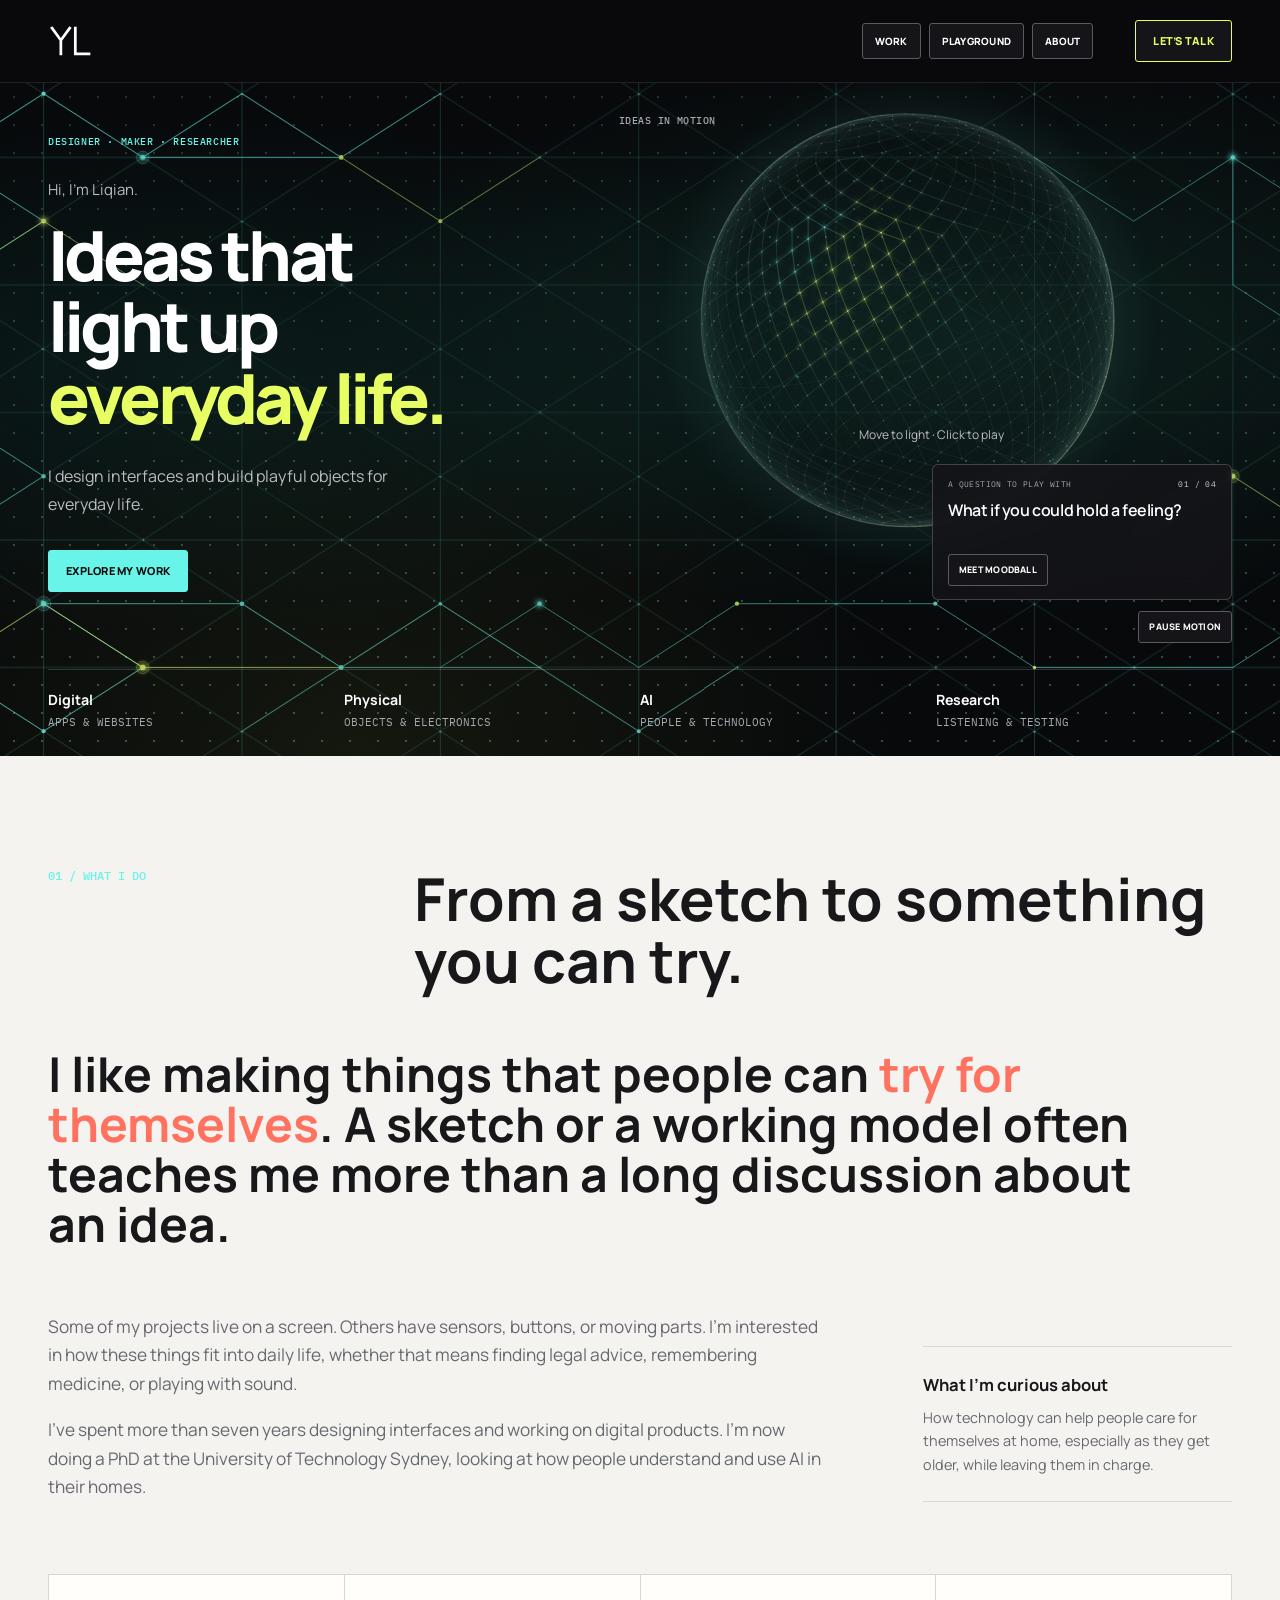
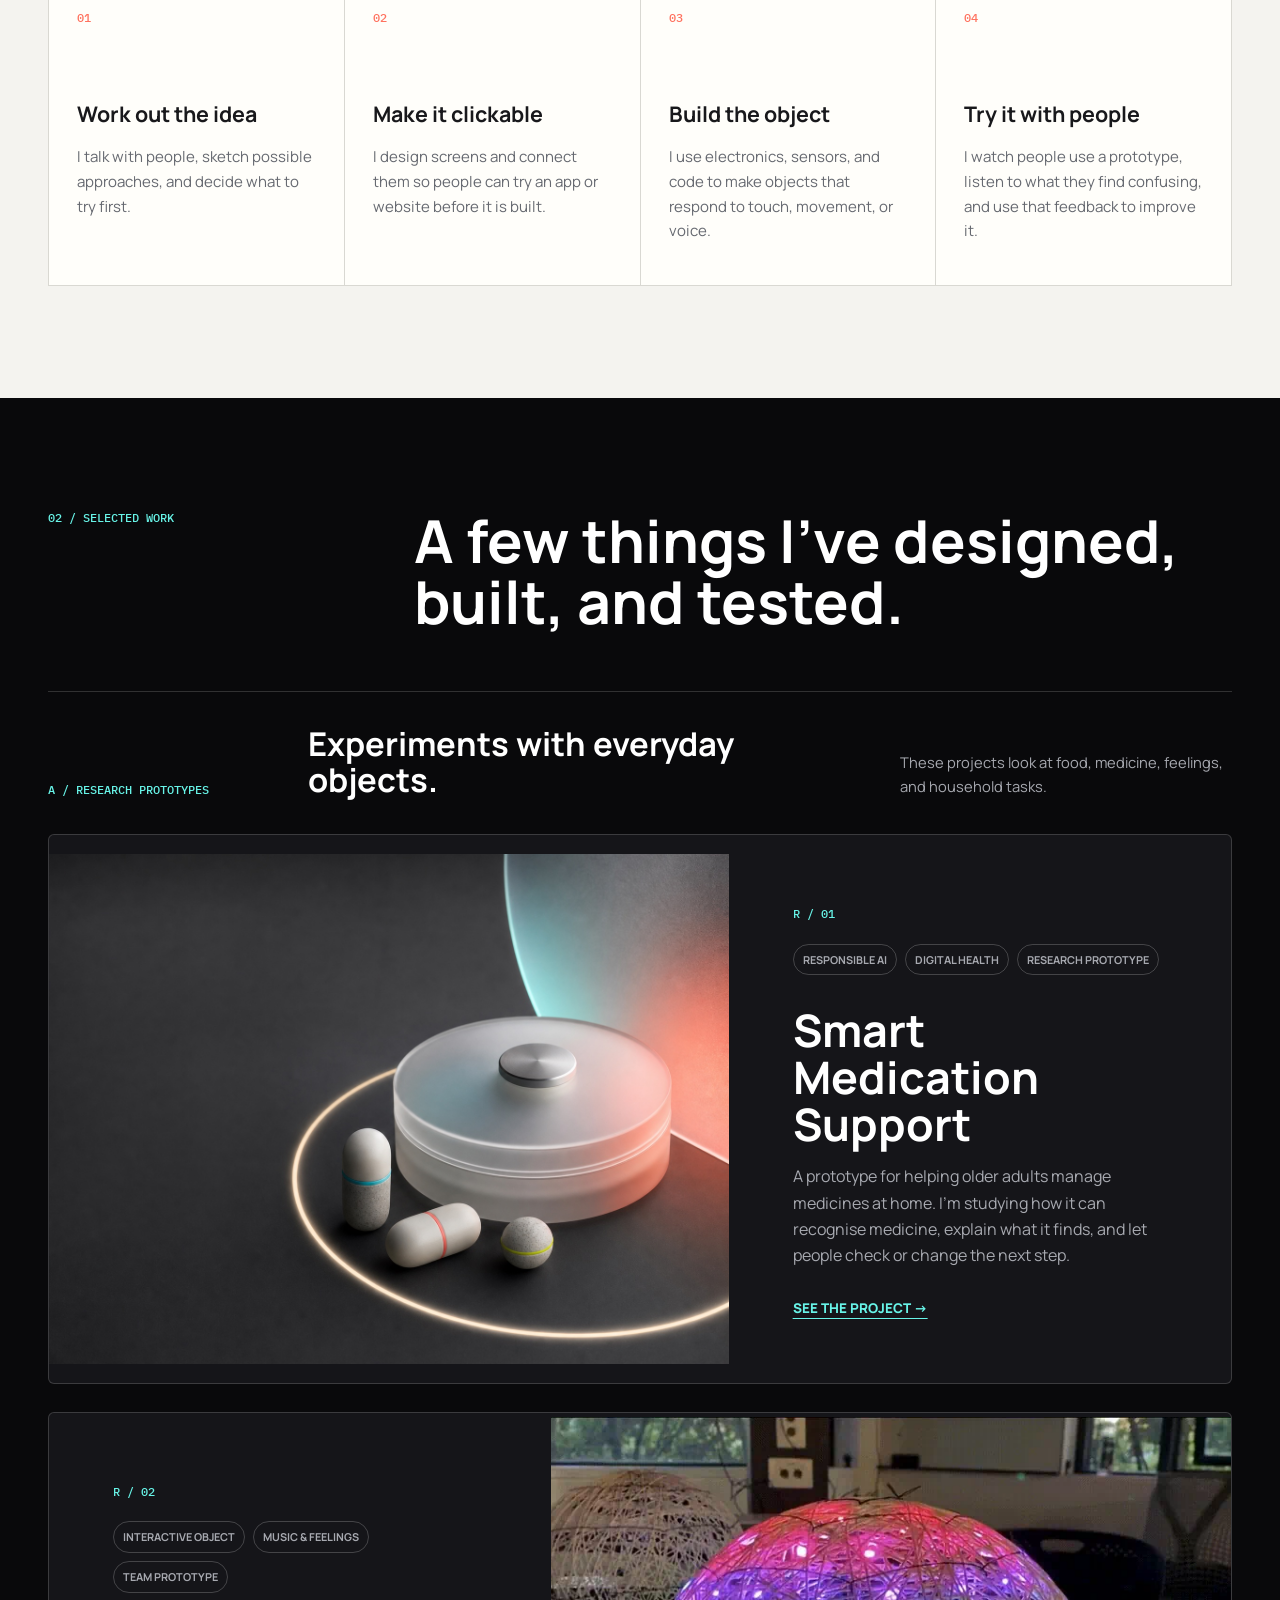
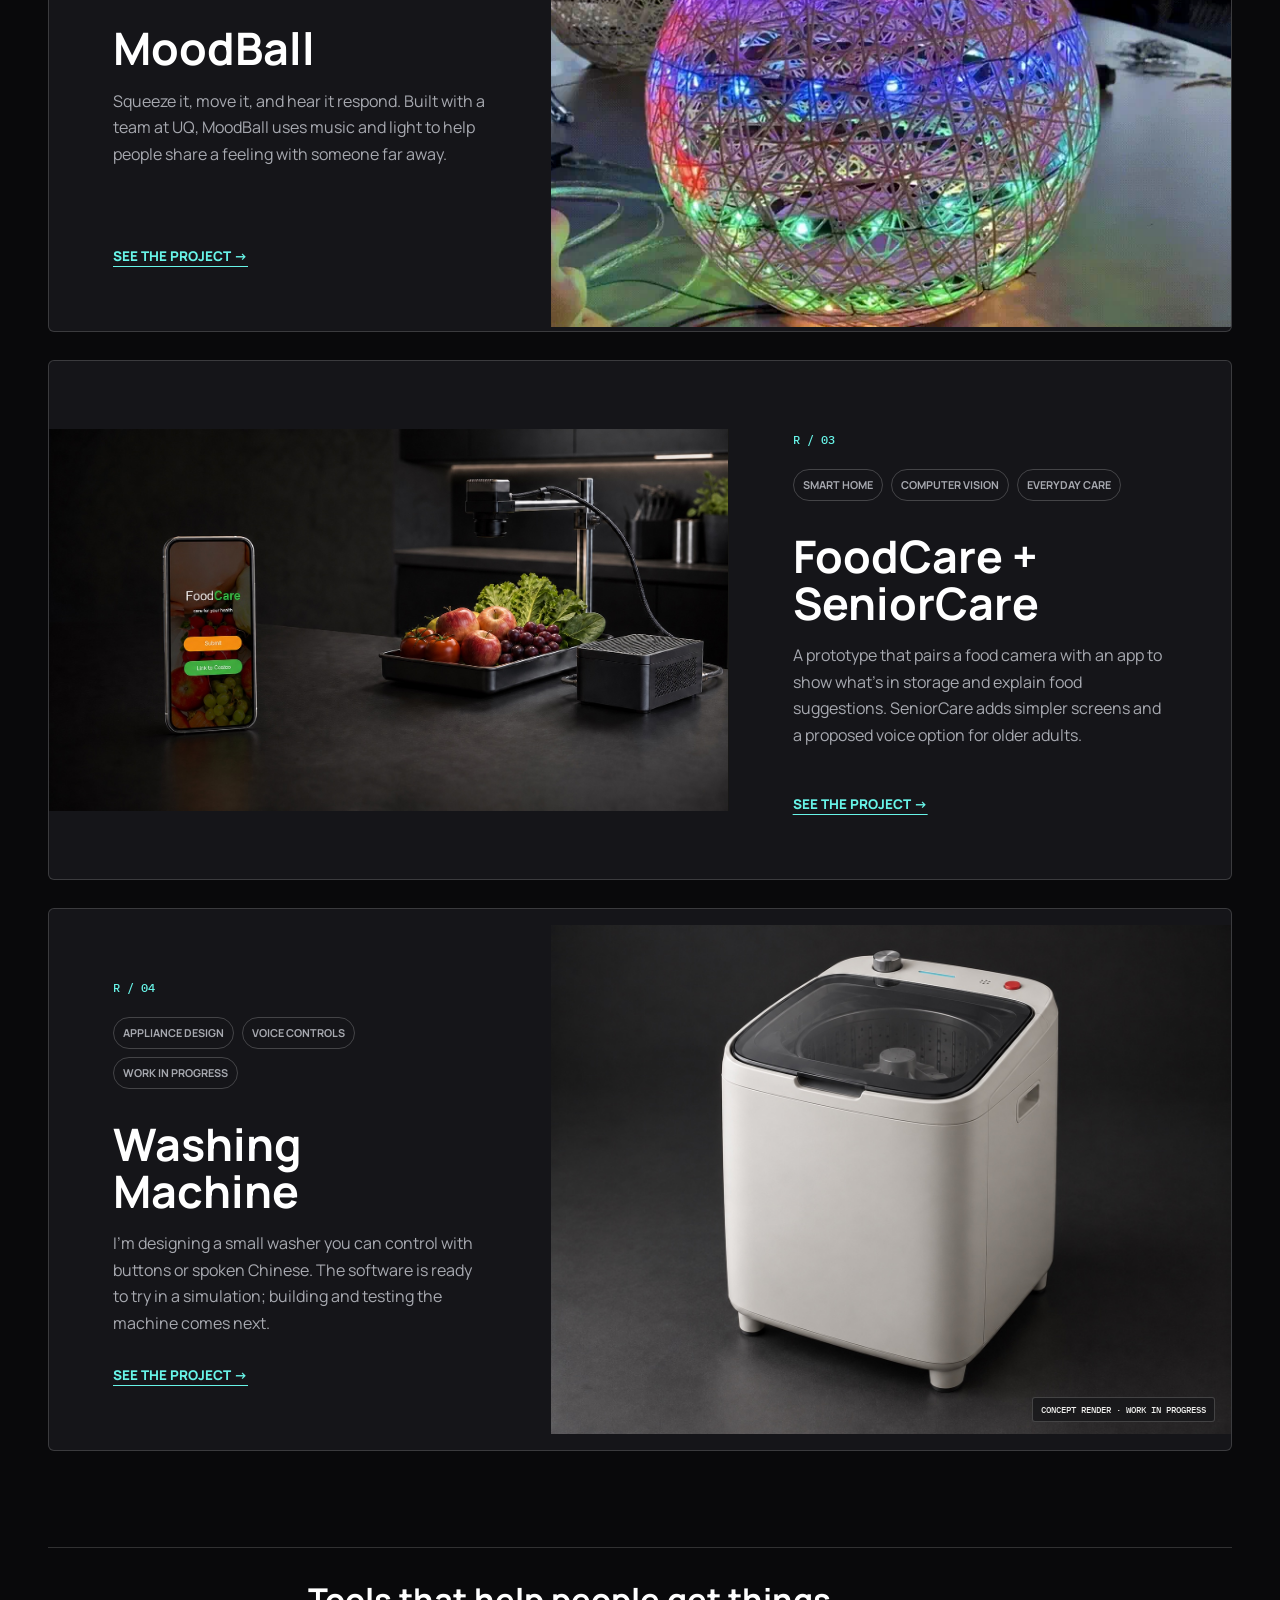
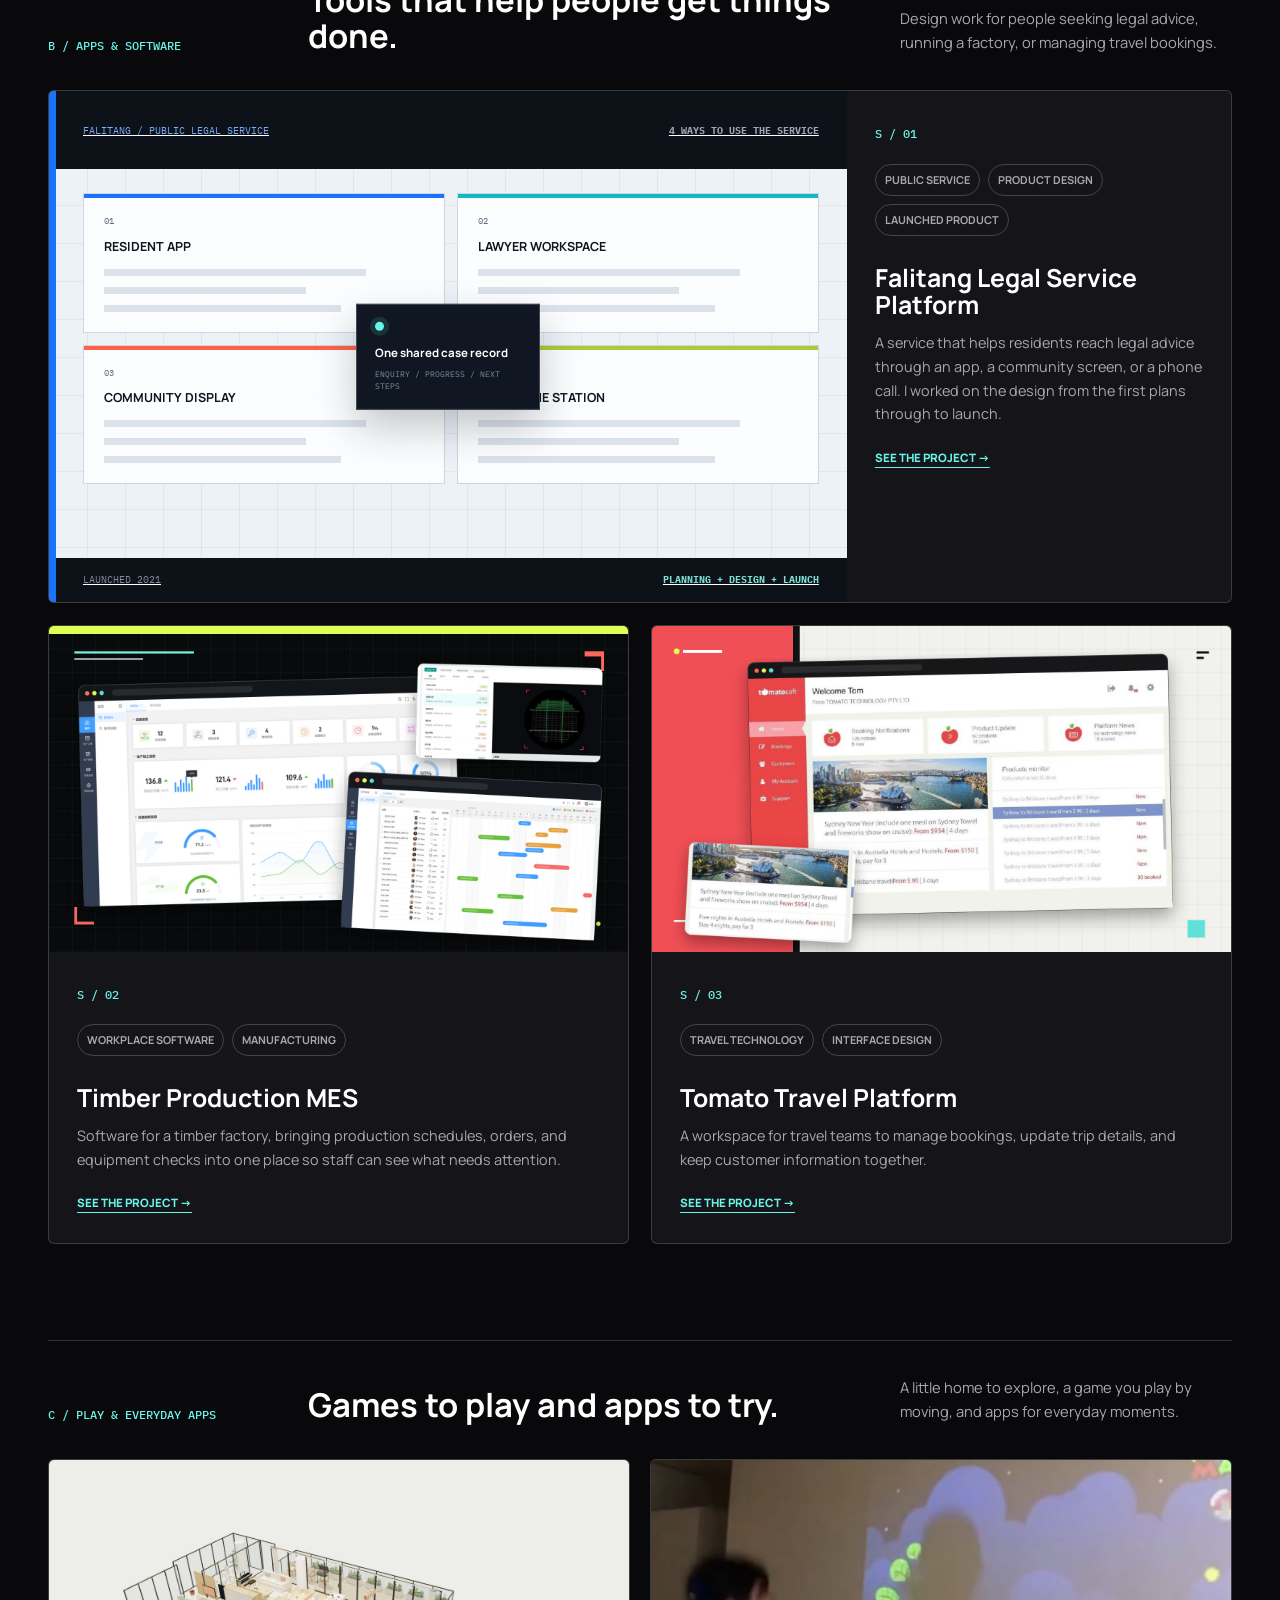
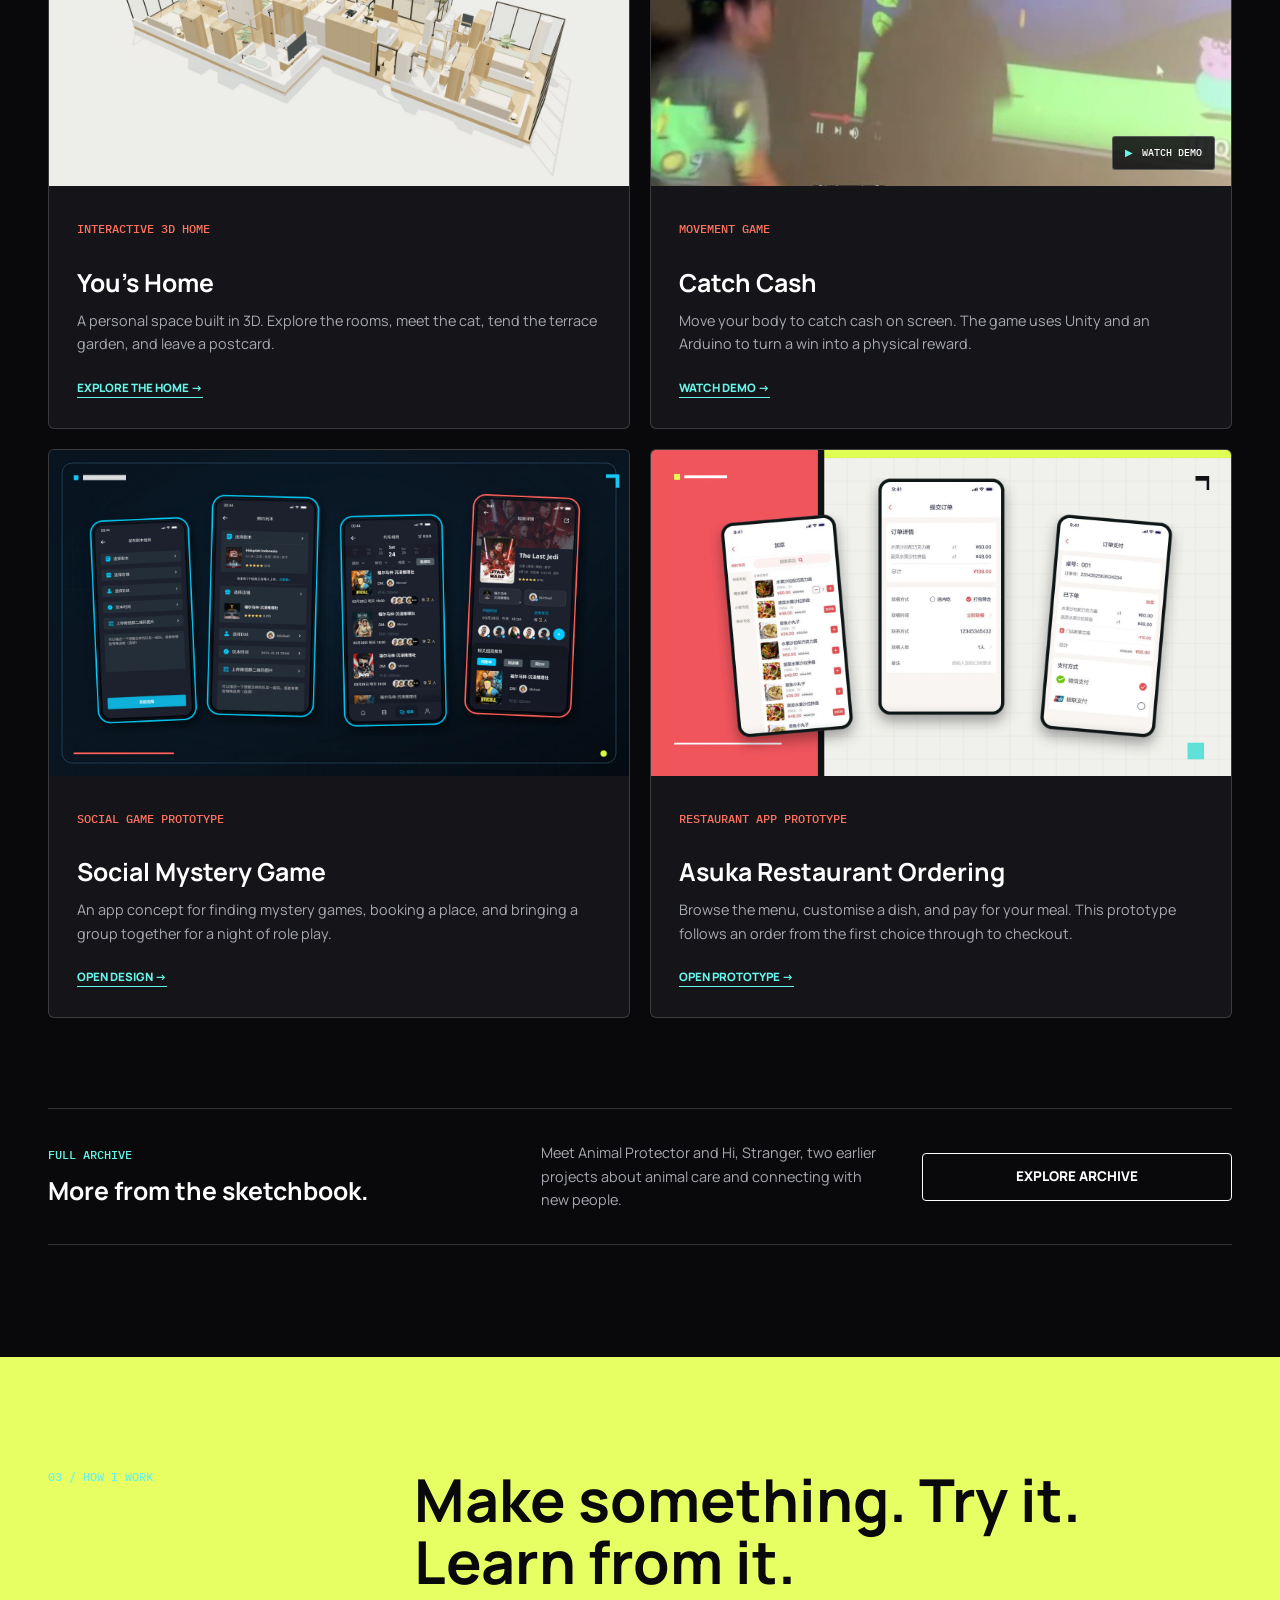
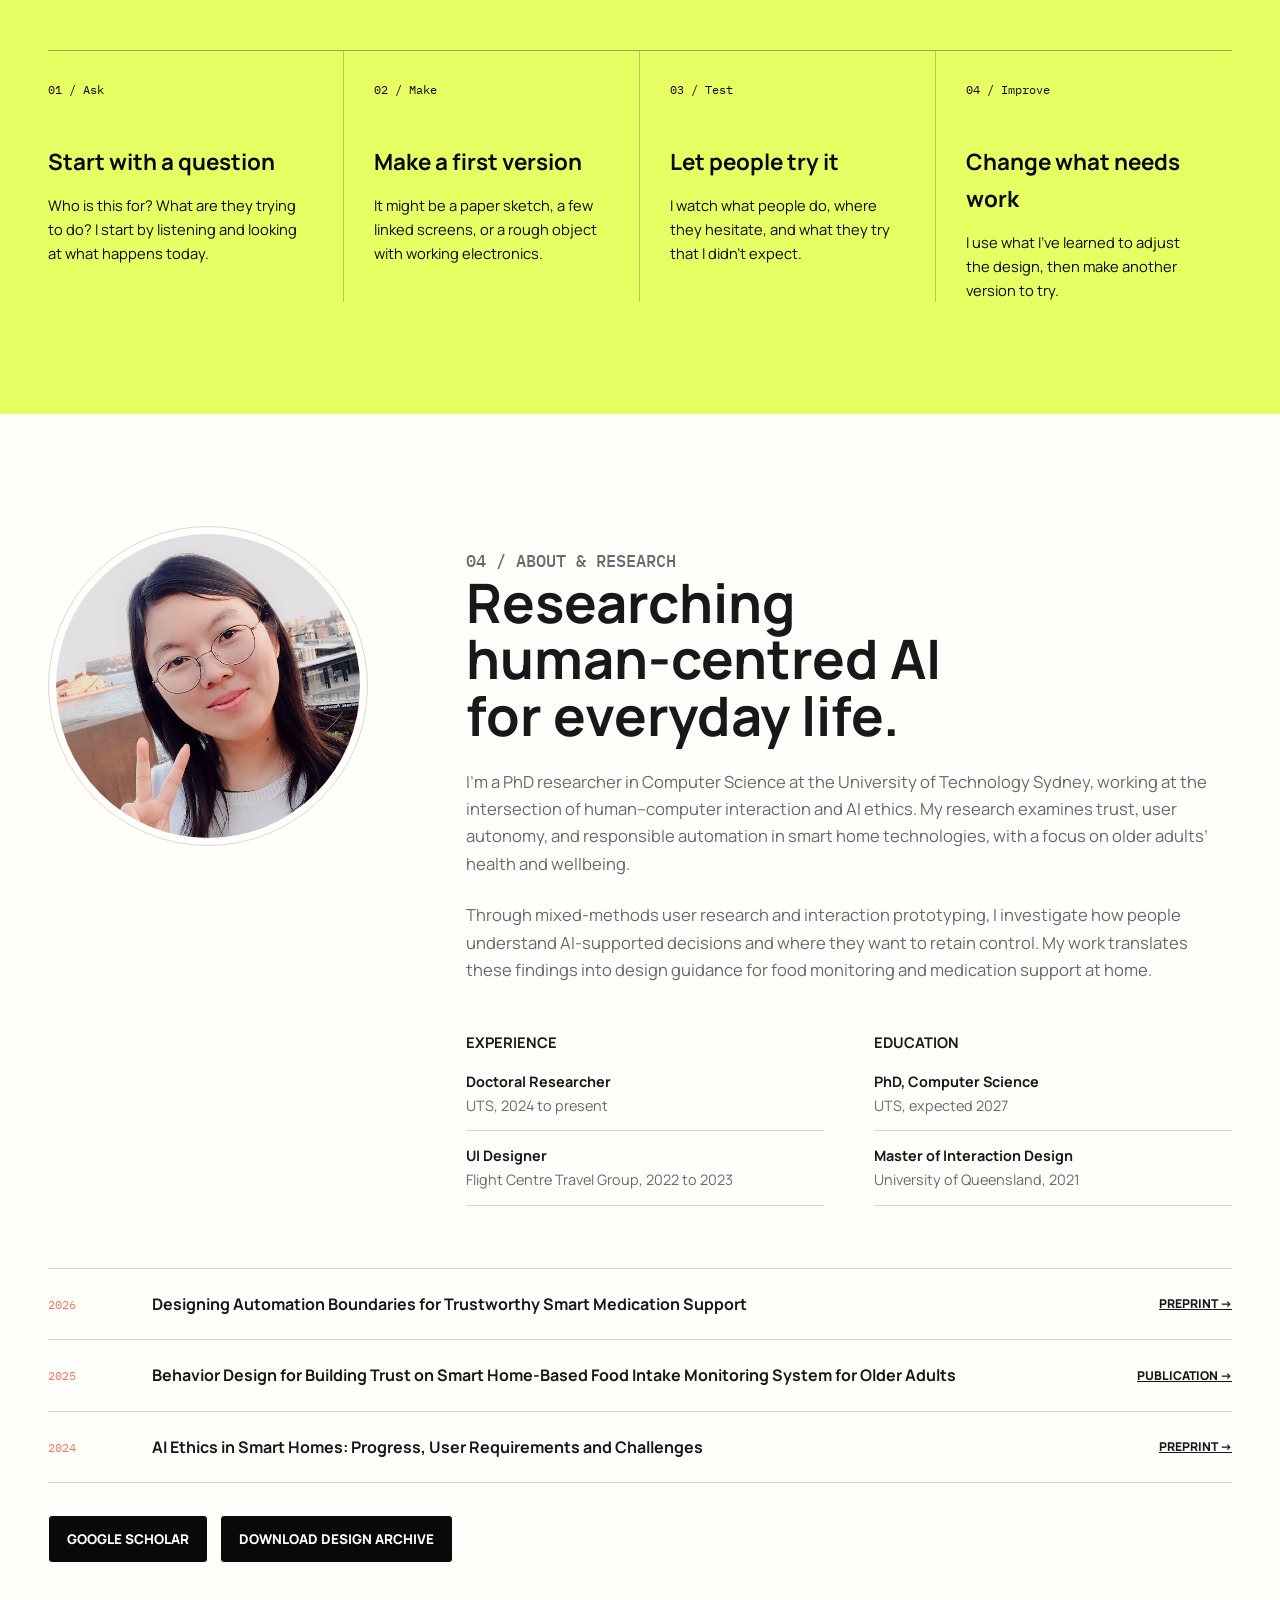
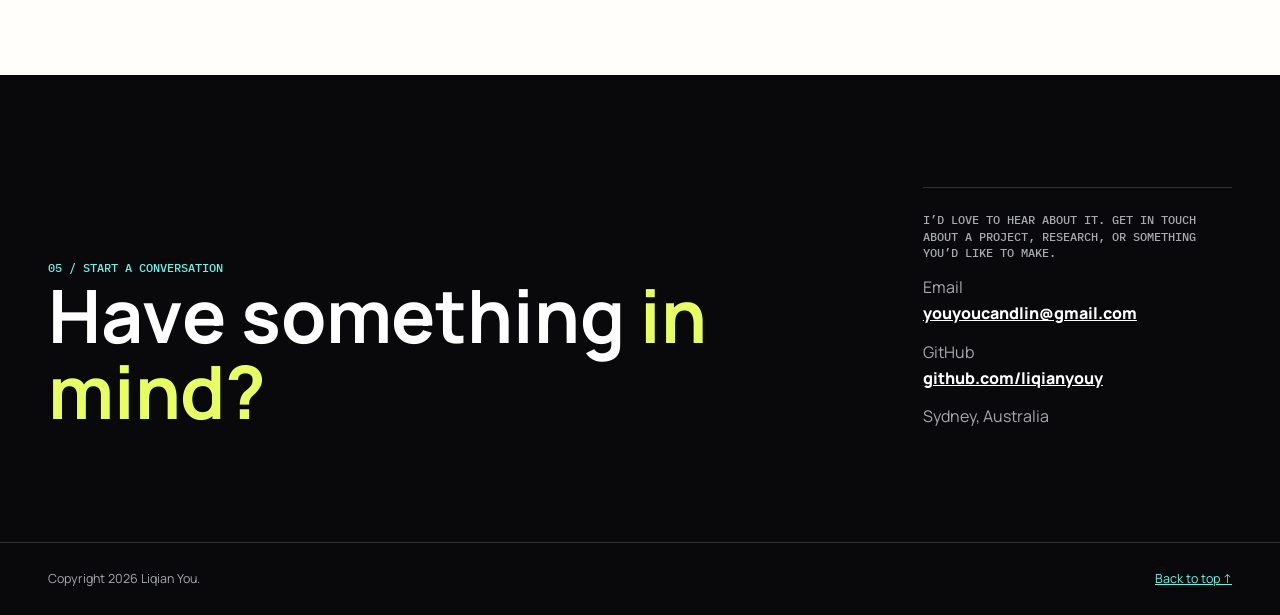
<file: portfolio/index.html>
<!doctype html>
<html lang="en">

<head>
    <meta charset="utf-8">
    <meta name="viewport" content="width=device-width, initial-scale=1">
    <meta name="description"
        content="Hi, I’m Liqian. I design apps, build playful objects, and research how technology can help in everyday life. Take a look at what I’ve been making.">
    <meta property="og:title" content="Liqian You — A little curious. Always making.">
    <meta property="og:description"
        content="Apps, playful objects, and experiments with everyday technology. A collection of projects by designer and researcher Liqian You.">
    <meta property="og:type" content="website">
    <meta property="og:image"
        content="https://liqianyouy.github.io/Homepage/portfolio/assets/images/moodball/hero.jpg">
    <link rel="canonical" href="https://liqianyouy.github.io/Homepage/portfolio/">
    <link rel="icon" href="assets/images/favicon-yl.svg" type="image/svg+xml">
    <title>Liqian You — A little curious. Always making.</title>
    <link rel="preconnect" href="https://fonts.googleapis.com">
    <link rel="preconnect" href="https://fonts.gstatic.com" crossorigin>
    <link
        href="https://fonts.googleapis.com/css2?family=IBM+Plex+Mono:wght@500&amp;family=Manrope:wght@400;600;700;800&amp;display=swap"
        rel="stylesheet">
    <link rel="stylesheet" href="assets/css/site.css?v=10">
    <link rel="stylesheet" href="assets/css/home-intro.css?v=20260909-1">
    <script src="assets/js/home-intro.js?v=20260906-3" defer></script>
</head>

<body>
    <a class="skip-link" href="#main-content">Skip to content</a>

    <header class="global-header intro-nav" id="top"><div class="global-header-inner"><a class="global-brand" href="#top" aria-label="YL home"><svg class="global-yl" viewBox="0 0 56 42" fill="none" aria-hidden="true"><path d="M5 5 16 20 27 5M16 20v17M34 5v32h17" stroke="currentColor" stroke-width="3.4" stroke-linecap="square" stroke-linejoin="miter"/></svg></a><nav class="global-nav" aria-label="Main navigation"><a class="site-action" href="#work">Work</a><a class="site-action" href="#interactive-title">Playground</a><a class="site-action" href="#profile">About</a></nav><a class="site-action global-contact" href="#contact">Let’s talk</a></div></header>

    <header class="studio-hero">
        <div class="shell hero-inner intro-inner">
            <div class="intro-layout" aria-labelledby="hero-title">
                <div class="hero-copy">
                  <p class="eyebrow">DESIGNER · MAKER · RESEARCHER</p>
                  <p class="hello">Hi, I’m Liqian.</p>
                  <h1 id="hero-title">Ideas that<br>light up<br><em>everyday life.</em></h1>
                  <p class="hero-description">I design interfaces and build playful objects for everyday life.</p>
                  <div class="hero-actions"><a class="pill-link site-action" href="#work">Explore my work </a></div>
                </div>
                <div class="workbench" id="workbench">
                  <span class="bench-label mono">IDEAS IN MOTION</span>
                  <div class="orb-stage"><canvas id="curiosity-orb" aria-hidden="true"></canvas><button class="orb-touch" id="orb-touch" aria-label="Light up the sphere. Click or press Enter to discover a project."></button></div>
                  <div class="bench-instruction"><span class="pointer-hint">Move to light · Click to play</span><span class="touch-hint">Touch to light · Tap to play</span></div>
                  <div class="bench-note"><div class="idea-heading"><span class="mono">A QUESTION TO PLAY WITH</span><span id="idea-count" class="mono" aria-live="polite">01 / 04</span></div><p id="idea-question">What if you could hold a feeling?</p><a id="idea-link" href="projects/moodball/" class="site-action">Meet MoodBall </a></div>
                  <button id="motion-toggle" class="motion-toggle site-action" type="button" aria-pressed="false">Pause motion <span aria-hidden="true">Ⅱ</span></button>
                </div>
            </div>
            <div class="hero-index" aria-label="Things I work on">
                <div>
                    <strong>Digital</strong>
                    <span>Apps &amp; websites</span>
                </div>
                <div>
                    <strong>Physical</strong>
                    <span>Objects &amp; electronics</span>
                </div>
                <div>
                    <strong>AI</strong>
                    <span>People &amp; technology</span>
                </div>
                <div>
                    <strong>Research</strong>
                    <span>Listening &amp; testing</span>
                </div>
            </div>
        </div>
    </header>

    <main id="main-content">
        <section class="section-band section-band--paper" id="services">
            <div class="shell">
                <div class="section-head">
                    <p class="section-index">01 / What I do</p>
                    <h2>From a sketch to something you can try.</h2>
                </div>

                <p class="manifesto">
                    I like making things that people can <em>try for themselves</em>. A sketch or a working model
                    often teaches me more than a long discussion about an idea.
                </p>

                <div class="intro-grid">
                    <div class="intro-copy">
                        <p>
                            Some of my projects live on a screen. Others have sensors, buttons, or moving parts.
                            I’m interested in how these things fit into daily life, whether that means finding legal
                            advice, remembering medicine, or playing with sound.
                        </p>
                        <p>
                            I’ve spent more than seven years designing interfaces and working on digital products.
                            I’m now doing a PhD at the University of Technology Sydney, looking at how people understand
                            and use AI in their homes.
                        </p>
                    </div>
                    <aside class="studio-note">
                        <strong>What I’m curious about</strong>
                        <span>How technology can help people care for themselves at home, especially as they get older,
                            while leaving them in charge.</span>
                    </aside>
                </div>

                <div class="service-grid">
                    <article>
                        <span class="project-number">01</span>
                        <h3>Work out the idea</h3>
                        <p>I talk with people, sketch possible approaches, and decide what to try first.</p>
                    </article>
                    <article>
                        <span class="project-number">02</span>
                        <h3>Make it clickable</h3>
                        <p>I design screens and connect them so people can try an app or website before it is built.</p>
                    </article>
                    <article>
                        <span class="project-number">03</span>
                        <h3>Build the object</h3>
                        <p>I use electronics, sensors, and code to make objects that respond to touch, movement, or voice.</p>
                    </article>
                    <article>
                        <span class="project-number">04</span>
                        <h3>Try it with people</h3>
                        <p>I watch people use a prototype, listen to what they find confusing, and use that feedback to improve it.</p>
                    </article>
                </div>
            </div>
        </section>

        <section class="section-band section-band--dark" id="work">
            <div class="shell">
                <div class="section-head">
                    <p class="section-index">02 / Selected work</p>
                    <h2>A few things I’ve designed, built, and tested.</h2>
                </div>

                <section class="work-collection" aria-labelledby="research-prototypes-title">
                    <div class="collection-head">
                        <p class="section-index">A / Research prototypes</p>
                        <h3 id="research-prototypes-title">Experiments with everyday objects.</h3>
                        <p>These projects look at food, medicine, feelings, and household tasks.</p>
                    </div>

                    <div class="project-stack">
                        <article class="featured-project">
                            <div class="project-media">
                                <img src="assets/images/smart-medication/concept-cover.jpg"
                                    alt="Illustration for the Smart Medication Support research project" loading="lazy"
                                    decoding="async">
                            </div>
                            <div class="project-copy">
                                <div>
                                    <span class="project-number">R / 01</span>
                                    <div class="project-tags">
                                        <span>Responsible AI</span>
                                        <span>Digital health</span>
                                        <span>Research prototype</span>
                                    </div>
                                    <h3>Smart Medication Support</h3>
                                    <p>
                                        A prototype for helping older adults manage medicines at home. I’m studying how it
                                        can recognise medicine, explain what it finds, and let people check or change
                                        the next step.
                                    </p>
                                </div>
                                <a class="text-link" href="projects/smart-medication/">See the project &rarr;</a>
                            </div>
                        </article>

                        <article class="featured-project">
                            <div class="project-media">
                                <picture>
                                    <source media="(prefers-reduced-motion: no-preference)"
                                        srcset="assets/images/moodball/hero-motion.webp" type="image/webp">
                                    <img src="assets/images/moodball/hero.jpg"
                                        alt="MoodBall physical prototype illuminated with coloured lights"
                                        loading="lazy" decoding="async">
                                </picture>
                            </div>
                            <div class="project-copy">
                                <div>
                                    <span class="project-number">R / 02</span>
                                    <div class="project-tags">
                                        <span>Interactive object</span>
                                        <span>Music &amp; feelings</span>
                                        <span>Team prototype</span>
                                    </div>
                                    <h3>MoodBall</h3>
                                    <p>
                                        Squeeze it, move it, and hear it respond. Built with a team at UQ, MoodBall uses
                                        music and light to help people share a feeling with someone far away.
                                    </p>
                                </div>
                                <a class="text-link" href="projects/moodball/">See the project &rarr;</a>
                            </div>
                        </article>

                        <article class="featured-project">
                            <div class="project-media project-media--foodcare">
                                <img class="project-cover" src="assets/images/foodcare/combined-showcase.jpg"
                                    alt="FoodCare mobile app alongside the food recognition camera and produce in one dark kitchen scene"
                                    width="1672" height="941" loading="lazy" decoding="async">
                            </div>
                            <div class="project-copy">
                                <div>
                                    <span class="project-number">R / 03</span>
                                    <div class="project-tags">
                                        <span>Smart home</span>
                                        <span>Computer vision</span>
                                        <span>Everyday care</span>
                                    </div>
                                    <h3>FoodCare + SeniorCare</h3>
                                    <p>
                                        A prototype that pairs a food camera with an app to show what’s in storage and
                                        explain food suggestions. SeniorCare adds simpler screens and a proposed
                                        voice option for older adults.
                                    </p>
                                </div>
                                <a class="text-link" href="projects/foodcare/">See the project &rarr;</a>
                            </div>
                        </article>

                        <article class="featured-project featured-project--washer" id="washing-machine-project">
                            <a class="project-media project-media--washer" href="projects/washing-machine/"
                                aria-label="See the Washing Machine project">
                                <img src="assets/images/washing-machine/concept-render.jpg"
                                    alt="Photorealistic concept render of a compact top-loading washer with an off-white body and a smoked transparent lid"
                                    width="1448" height="1086" loading="lazy" decoding="async">
                                <span class="washer-media-caption">Concept render · Work in progress</span>
                            </a>
                            <div class="project-copy">
                                <div>
                                    <span class="project-number">R / 04</span>
                                    <div class="project-tags">
                                        <span>Appliance design</span>
                                        <span>Voice controls</span>
                                        <span>Work in progress</span>
                                    </div>
                                    <h3>Washing Machine</h3>
                                    <p>I’m designing a small washer you can control with buttons or spoken Chinese.
                                        The software is ready to try in a simulation; building and testing the
                                        machine comes next.</p>
                                </div>
                                <a class="text-link" href="projects/washing-machine/">See the project &rarr;</a>
                            </div>
                        </article>
                    </div>
                </section>

                <section class="work-collection" aria-labelledby="systems-title">
                    <div class="collection-head">
                        <p class="section-index">B / Apps &amp; software</p>
                        <h3 id="systems-title">Tools that help people get things done.</h3>
                        <p>Design work for people seeking legal advice, running a factory, or managing travel bookings.</p>
                    </div>

                    <div class="systems-grid">
                        <article class="system-card system-card--lead">
                            <a class="system-media" href="projects/falitang/">
                                <div class="falitang-cover-art" aria-hidden="true">
                                    <div class="falitang-cover-art__head">
                                        <span>FALITANG / PUBLIC LEGAL SERVICE</span>
                                        <strong>4 WAYS TO USE THE SERVICE</strong>
                                    </div>
                                    <div class="falitang-cover-art__hub">
                                        <i></i>
                                        <strong>One shared case record</strong>
                                        <span>ENQUIRY / PROGRESS / NEXT STEPS</span>
                                    </div>
                                    <div class="falitang-cover-art__grid">
                                        <div><span>01</span><strong>Resident app</strong><i></i><i></i><i></i></div>
                                        <div><span>02</span><strong>Lawyer workspace</strong><i></i><i></i><i></i></div>
                                        <div><span>03</span><strong>Community display</strong><i></i><i></i><i></i>
                                        </div>
                                        <div><span>04</span><strong>Telephone station</strong><i></i><i></i><i></i>
                                        </div>
                                    </div>
                                    <div class="falitang-cover-art__foot">
                                        <span>LAUNCHED 2021</span>
                                        <strong>PLANNING + DESIGN + LAUNCH</strong>
                                    </div>
                                </div>
                            </a>
                            <div class="system-copy-block">
                                <span class="project-number">S / 01</span>
                                <div class="project-tags">
                                    <span>Public service</span>
                                    <span>Product design</span>
                                    <span>Launched product</span>
                                </div>
                                <h4>Falitang Legal Service Platform</h4>
                                <p>
                                    A service that helps residents reach legal advice through an app, a community
                                    screen, or a phone call. I worked on the design from the first plans through to launch.
                                </p>
                                <a class="text-link" href="projects/falitang/">See the project &rarr;</a>
                            </div>
                        </article>

                        <article class="system-card">
                            <a class="system-media" href="projects/mes/">
                                <img src="assets/images/projects/mes/cover.webp"
                                    alt="Screens for planning timber production and checking equipment"
                                    loading="lazy"
                                    decoding="async">
                            </a>
                            <div class="system-copy-block">
                                <span class="project-number">S / 02</span>
                                <div class="project-tags">
                                    <span>Workplace software</span>
                                    <span>Manufacturing</span>
                                </div>
                                <h4>Timber Production MES</h4>
                                <p>Software for a timber factory, bringing production schedules, orders, and equipment
                                    checks into one place so staff can see what needs attention.</p>
                                <a class="text-link" href="projects/mes/">See the project &rarr;</a>
                            </div>
                        </article>

                        <article class="system-card">
                            <a class="system-media" href="projects/tomato-travel/">
                                <img src="assets/images/projects/tomato-travel/cover.webp"
                                    alt="Tomato Travel screens for bookings and travel products"
                                    loading="lazy"
                                    decoding="async">
                            </a>
                            <div class="system-copy-block">
                                <span class="project-number">S / 03</span>
                                <div class="project-tags">
                                    <span>Travel technology</span>
                                    <span>Interface design</span>
                                </div>
                                <h4>Tomato Travel Platform</h4>
                                <p>A workspace for travel teams to manage bookings, update trip details, and keep
                                    customer information together.</p>
                                <a class="text-link" href="projects/tomato-travel/">See the project &rarr;</a>
                            </div>
                        </article>
                    </div>
                </section>

                <section class="work-collection" aria-labelledby="interactive-title">
                    <div class="collection-head">
                        <p class="section-index">C / Play &amp; everyday apps</p>
                        <h3 id="interactive-title">Games to play and apps to try.</h3>
                        <p>A little home to explore, a game you play by moving, and apps for everyday moments.</p>
                    </div>

                    <div class="prototype-grid">
                        <article class="prototype-card">
                            <a class="prototype-media" href="../little-world/" aria-label="Explore You’s Home, an interactive 3D home">
                                <img src="assets/images/little-world/home-preview.jpg"
                                    alt="A warm, interactive 3D home with a garden terrace, a piano, and a little orange cat"
                                    width="1440" height="810" loading="lazy" decoding="async">
                            </a>
                            <div class="prototype-copy">
                                <span class="archive-type">Interactive 3D home</span>
                                <h4>You’s Home</h4>
                                <p>A personal space built in 3D. Explore the rooms, meet the cat, tend the terrace garden, and leave a postcard.</p>
                                <a class="text-link" href="../little-world/">Explore the home &rarr;</a>
                            </div>
                        </article>
                        <article class="prototype-card">
                            <a class="prototype-media prototype-media--demo" href="https://www.youtube.com/watch?v=dLix0WGiJeo"
                                aria-label="Watch the Catch Cash demo">
                                <img src="assets/images/projects/catch-cash/screens/demo.jpg"
                                    alt="A participant interacting with a projected game during the project demonstration"
                                    width="863" height="486" loading="lazy" decoding="async">
                                <span class="demo-media-label" aria-hidden="true"><span>▶</span> Watch demo</span>
                            </a>
                            <div class="prototype-copy">
                                <span class="archive-type">Movement game</span>
                                <h4>Catch Cash</h4>
                                <p>Move your body to catch cash on screen. The game uses Unity and an Arduino to turn a win into a physical reward.</p>
                                <a class="text-link" href="https://www.youtube.com/watch?v=dLix0WGiJeo">Watch demo
                                    &rarr;</a>
                            </div>
                        </article>

                        <article class="prototype-card">
                            <a class="prototype-media"
                                href="https://www.figma.com/design/D6zEKKLCxQsrzvKYmE5o3z/%E5%89%A7%E6%9C%AC%E6%9D%80">
                                <img src="assets/images/projects/social-mystery/cover-v3.webp"
                                    alt="Social Mystery Game screens for finding and booking a session"
                                    loading="lazy" decoding="async">
                            </a>
                            <div class="prototype-copy">
                                <span class="archive-type">Social game prototype</span>
                                <h4>Social Mystery Game</h4>
                                <p>An app concept for finding mystery games, booking a place, and bringing a group
                                    together for a night of role play.</p>
                                <a class="text-link"
                                    href="https://www.figma.com/design/D6zEKKLCxQsrzvKYmE5o3z/%E5%89%A7%E6%9C%AC%E6%9D%80">Open
                                    design &rarr;</a>
                            </div>
                        </article>

                        <article class="prototype-card">
                            <a class="prototype-media"
                                href="https://www.figma.com/proto/7NrC0nYaoL0v9V8Sfgbuim/Asuka--Copy-?node-id=0-1">
                                <img src="assets/images/projects/asuka/cover.webp"
                                    alt="Asuka screens showing the menu, checkout, and payment"
                                    loading="lazy" decoding="async">
                            </a>
                            <div class="prototype-copy">
                                <span class="archive-type">Restaurant app prototype</span>
                                <h4>Asuka Restaurant Ordering</h4>
                                <p>Browse the menu, customise a dish, and pay for your meal. This prototype follows an
                                    order from the first choice through to checkout.</p>
                                <a class="text-link"
                                    href="https://www.figma.com/proto/7NrC0nYaoL0v9V8Sfgbuim/Asuka--Copy-?node-id=0-1">Open
                                    prototype &rarr;</a>
                            </div>
                        </article>
                    </div>
                </section>

                <div class="archive-callout">
                    <div>
                        <p class="section-index">Full archive</p>
                        <h3>More from the sketchbook.</h3>
                    </div>
                    <p>Meet Animal Protector and Hi, Stranger, two earlier projects about animal care and
                        connecting with new people.</p>
                    <a class="button button-secondary" href="archive/">Explore archive</a>
                </div>
            </div>
        </section>

        <section class="section-band section-band--acid" id="method">
            <div class="shell">
                <div class="section-head">
                    <p class="section-index">03 / How I work</p>
                    <h2>Make something. Try it. Learn from it.</h2>
                </div>

                <div class="process-grid">
                    <article>
                        <span>01 / Ask</span>
                        <h3>Start with a question</h3>
                        <p>Who is this for? What are they trying to do? I start by listening and looking at what happens today.</p>
                    </article>
                    <article>
                        <span>02 / Make</span>
                        <h3>Make a first version</h3>
                        <p>It might be a paper sketch, a few linked screens, or a rough object with working electronics.</p>
                    </article>
                    <article>
                        <span>03 / Test</span>
                        <h3>Let people try it</h3>
                        <p>I watch what people do, where they hesitate, and what they try that I didn’t expect.</p>
                    </article>
                    <article>
                        <span>04 / Improve</span>
                        <h3>Change what needs work</h3>
                        <p>I use what I’ve learned to adjust the design, then make another version to try.</p>
                    </article>
                </div>
            </div>
        </section>

        <section class="section-band section-band--white" id="profile">
            <div class="shell">
                <div class="profile-grid">
                    <a class="profile-portrait" href="https://hcai-lab.org/team.html"
                        aria-label="View Liqian You on the HCAI Lab team page">
                        <img src="assets/images/portrait-lab.jpg" alt="Portrait of Liqian You" loading="lazy"
                            decoding="async">
                    </a>
                    <div class="profile-copy">
                        <p class="section-index">04 / About &amp; research</p>
                        <h2>Researching <span class="research-focus">human&#8209;centred AI</span> for everyday life.</h2>
                        <p>
                            I’m a PhD researcher in Computer Science at the University of Technology Sydney, working
                            at the intersection of human–computer interaction and AI ethics. My research examines
                            trust, user autonomy, and responsible automation in smart home technologies, with a focus
                            on older adults’ health and wellbeing.
                        </p>
                        <p>
                            Through mixed-methods user research and interaction prototyping, I investigate how people
                            understand AI-supported decisions and where they want to retain control. My work translates
                            these findings into design guidance for food monitoring and medication support at home.
                        </p>

                        <div class="profile-lists">
                            <div>
                                <h3>Experience</h3>
                                <ul>
                                    <li><strong>Doctoral Researcher</strong>UTS, 2024 to present</li>
                                    <li><strong>UI Designer</strong>Flight Centre Travel Group, 2022 to 2023</li>
                                </ul>
                            </div>
                            <div>
                                <h3>Education</h3>
                                <ul>
                                    <li><strong>PhD, Computer Science</strong>UTS, expected 2027</li>
                                    <li><strong>Master of Interaction Design</strong>University of Queensland, 2021</li>
                                </ul>
                            </div>
                        </div>
                    </div>
                </div>

                <div class="publication-strip" aria-label="Some of my research">
                    <article>
                        <span>2026</span>
                        <h3>Designing Automation Boundaries for Trustworthy Smart Medication Support</h3>
                        <a href="https://arxiv.org/abs/2606.28777">Preprint &rarr;</a>
                    </article>
                    <article>
                        <span>2025</span>
                        <h3>Behavior Design for Building Trust on Smart Home-Based Food Intake Monitoring System for Older Adults</h3>
                        <a href="https://doi.org/10.1007/978-3-031-99965-9_3">Publication &rarr;</a>
                    </article>
                    <article>
                        <span>2024</span>
                        <h3>AI Ethics in Smart Homes: Progress, User Requirements and Challenges</h3>
                        <a href="https://arxiv.org/abs/2412.09813">Preprint &rarr;</a>
                    </article>
                </div>

                <div class="action-row">
                    <a class="button button-dark"
                        href="https://scholar.google.com.au/citations?user=iT1f0F8AAAAJ">Google Scholar</a>
                    <a class="button button-dark" href="assets/documents/design-archive.pdf">Download design archive</a>
                </div>
            </div>
        </section>

        <section class="section-band contact-band" id="contact">
            <div class="shell contact-grid">
                <div>
                    <p class="section-index">05 / Start a conversation</p>
                    <h2 class="contact-title">Have something <span>in mind?</span></h2>
                </div>
                <div class="contact-details">
                    <p class="status-label">I’d love to hear about it. Get in touch about a project, research, or something you’d like to make.</p>
                    <p>Email<br><a href="mailto:youyoucandlin@gmail.com">youyoucandlin@gmail.com</a></p>
                    <p>GitHub<br><a href="https://github.com/liqianyouy">github.com/liqianyouy</a></p>
                    <p>Sydney, Australia</p>
                </div>
            </div>
        </section>
    </main>

    <footer class="site-footer">
        <div class="shell footer-inner">
            <p>Copyright 2026 Liqian You.</p>
            <a href="#top">Back to top &uarr;</a>
        </div>
    </footer>
</body>

</html>
</file>
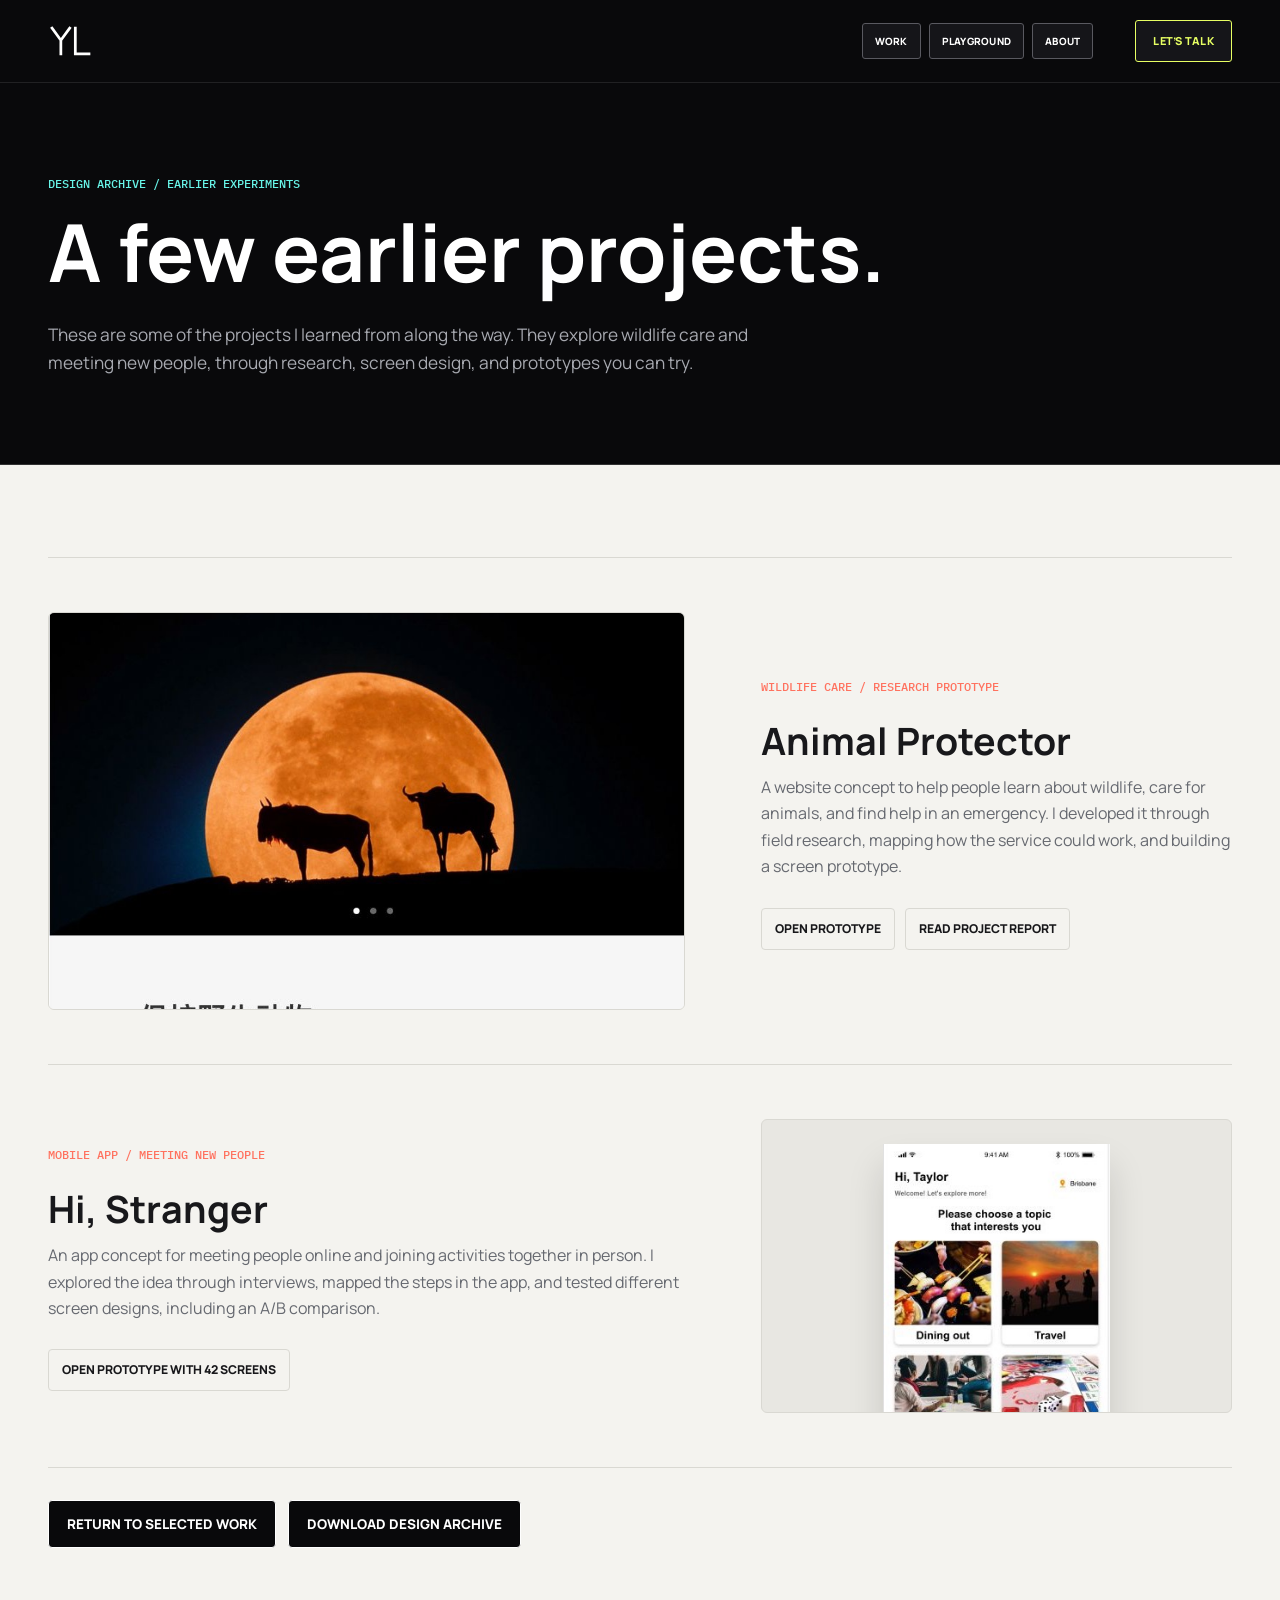
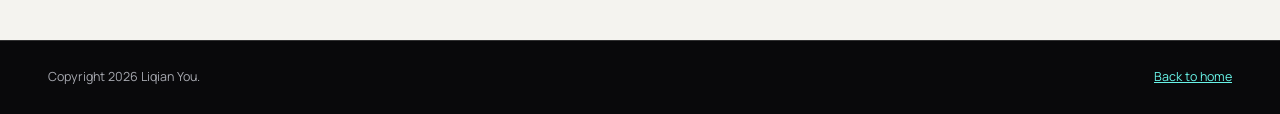
<file: portfolio/archive/index.html>
<!doctype html>
<html lang="en">

<head>
    <meta charset="utf-8">
    <meta name="viewport" content="width=device-width, initial-scale=1">
    <meta name="description"
        content="Earlier projects by Liqian You, exploring wildlife care and ways to meet new people.">
    <meta property="og:title" content="Design Archive | Liqian You">
    <meta property="og:description"
        content="A look at my earlier design projects, with prototypes and reports to explore.">
    <meta property="og:type" content="website">
    <meta property="og:image"
        content="https://liqianyouy.github.io/Homepage/portfolio/assets/images/projects/animal-protector/interface.jpg">
    <link rel="canonical" href="https://liqianyouy.github.io/Homepage/portfolio/archive/">
    <link rel="icon" href="../assets/images/favicon-yl.svg" type="image/svg+xml">
    <title>Design Archive | Liqian You</title>
    <link rel="preconnect" href="https://fonts.googleapis.com">
    <link rel="preconnect" href="https://fonts.gstatic.com" crossorigin>
    <link
        href="https://fonts.googleapis.com/css2?family=IBM+Plex+Mono:wght@500&amp;family=Manrope:wght@400;600;700;800&amp;display=swap"
        rel="stylesheet">
    <link rel="stylesheet" href="../assets/css/site.css">
    <link rel="stylesheet" href="../assets/css/home-intro.css?v=20260906-3">
    <link rel="stylesheet" href="../assets/css/page-navigation.css?v=20260906-1">
</head>

<body class="archive-body">
    <a class="skip-link" href="#archive-content">Skip to archive</a>

    <header class="global-header intro-nav subpage-nav"><div class="global-header-inner"><a class="global-brand" href="../" aria-label="YL home"><svg class="global-yl" viewBox="0 0 56 42" fill="none" aria-hidden="true"><path d="M5 5 16 20 27 5M16 20v17M34 5v32h17" stroke="currentColor" stroke-width="3.4" stroke-linecap="square" stroke-linejoin="miter"/></svg></a><nav class="global-nav" aria-label="Main navigation"><a class="site-action" href="../#work">Work</a><a class="site-action" href="../#interactive-title">Playground</a><a class="site-action" href="../#profile">About</a></nav><a class="site-action global-contact" href="../#contact">Let’s talk</a></div></header>

    <header class="archive-hero">
        <div class="shell">
            <p class="mono-label">Design archive / Earlier experiments</p>
            <h1 class="archive-page-title">A few earlier projects.</h1>
            <p class="archive-page-lede">
                These are some of the projects I learned from along the way. They explore wildlife care
                and meeting new people, through research, screen design, and prototypes you can try.
            </p>
        </div>
    </header>

    <main id="archive-content">
        <section class="archive-list-section">
            <div class="shell">
                <div class="archive-list">
                    <article class="archive-project">
                        <a class="archive-visual"
                            href="https://xd.adobe.com/view/b20fc037-7b0d-499e-5d67-a43e06bf48d7-c43e/?fullscreen=">
                            <img src="../assets/images/projects/animal-protector/interface.jpg"
                                alt="Animal Protector wildlife information website prototype" loading="lazy"
                                decoding="async">
                        </a>
                        <div class="archive-project-copy">
                            <span class="archive-type">Wildlife care / Research prototype</span>
                            <h2>Animal Protector</h2>
                            <p>
                                A website concept to help people learn about wildlife, care for animals, and find help
                                in an emergency. I developed it through field research, mapping how the service could
                                work, and building a screen prototype.
                            </p>
                            <div class="document-links">
                                <a
                                    href="https://xd.adobe.com/view/b20fc037-7b0d-499e-5d67-a43e06bf48d7-c43e/?fullscreen=">Open
                                    prototype</a>
                                <a href="../assets/documents/animal-protector-report.pdf">Read project report</a>
                            </div>
                        </div>
                    </article>

                    <article class="archive-project">
                        <a class="archive-visual archive-visual--phone"
                            href="https://xd.adobe.com/view/288dc454-1587-43bc-6b2a-60edda6623d2-5ebc/">
                            <img src="../assets/images/projects/hi-stranger/interface.jpg"
                                alt="Hi Stranger mobile screen for choosing topics of interest" loading="lazy" decoding="async">
                        </a>
                        <div class="archive-project-copy">
                            <span class="archive-type">Mobile app / Meeting new people</span>
                            <h2>Hi, Stranger</h2>
                            <p>
                                An app concept for meeting people online and joining activities together in person.
                                I explored the idea through interviews, mapped the steps in the app, and tested
                                different screen designs, including an A/B comparison.
                            </p>
                            <div class="document-links">
                                <a href="https://xd.adobe.com/view/288dc454-1587-43bc-6b2a-60edda6623d2-5ebc/">Open
                                    prototype with 42 screens</a>
                            </div>
                        </div>
                    </article>
                </div>

                <div class="action-row">
                    <a class="button button-dark" href="../#work">Return to selected work</a>
                    <a class="button button-dark" href="../assets/documents/design-archive.pdf">Download design
                        archive</a>
                </div>
            </div>
        </section>
    </main>

    <footer class="site-footer">
        <div class="shell footer-inner">
            <p>Copyright 2026 Liqian You.</p>
            <a href="../">Back to home</a>
        </div>
    </footer>
</body>

</html>
</file>
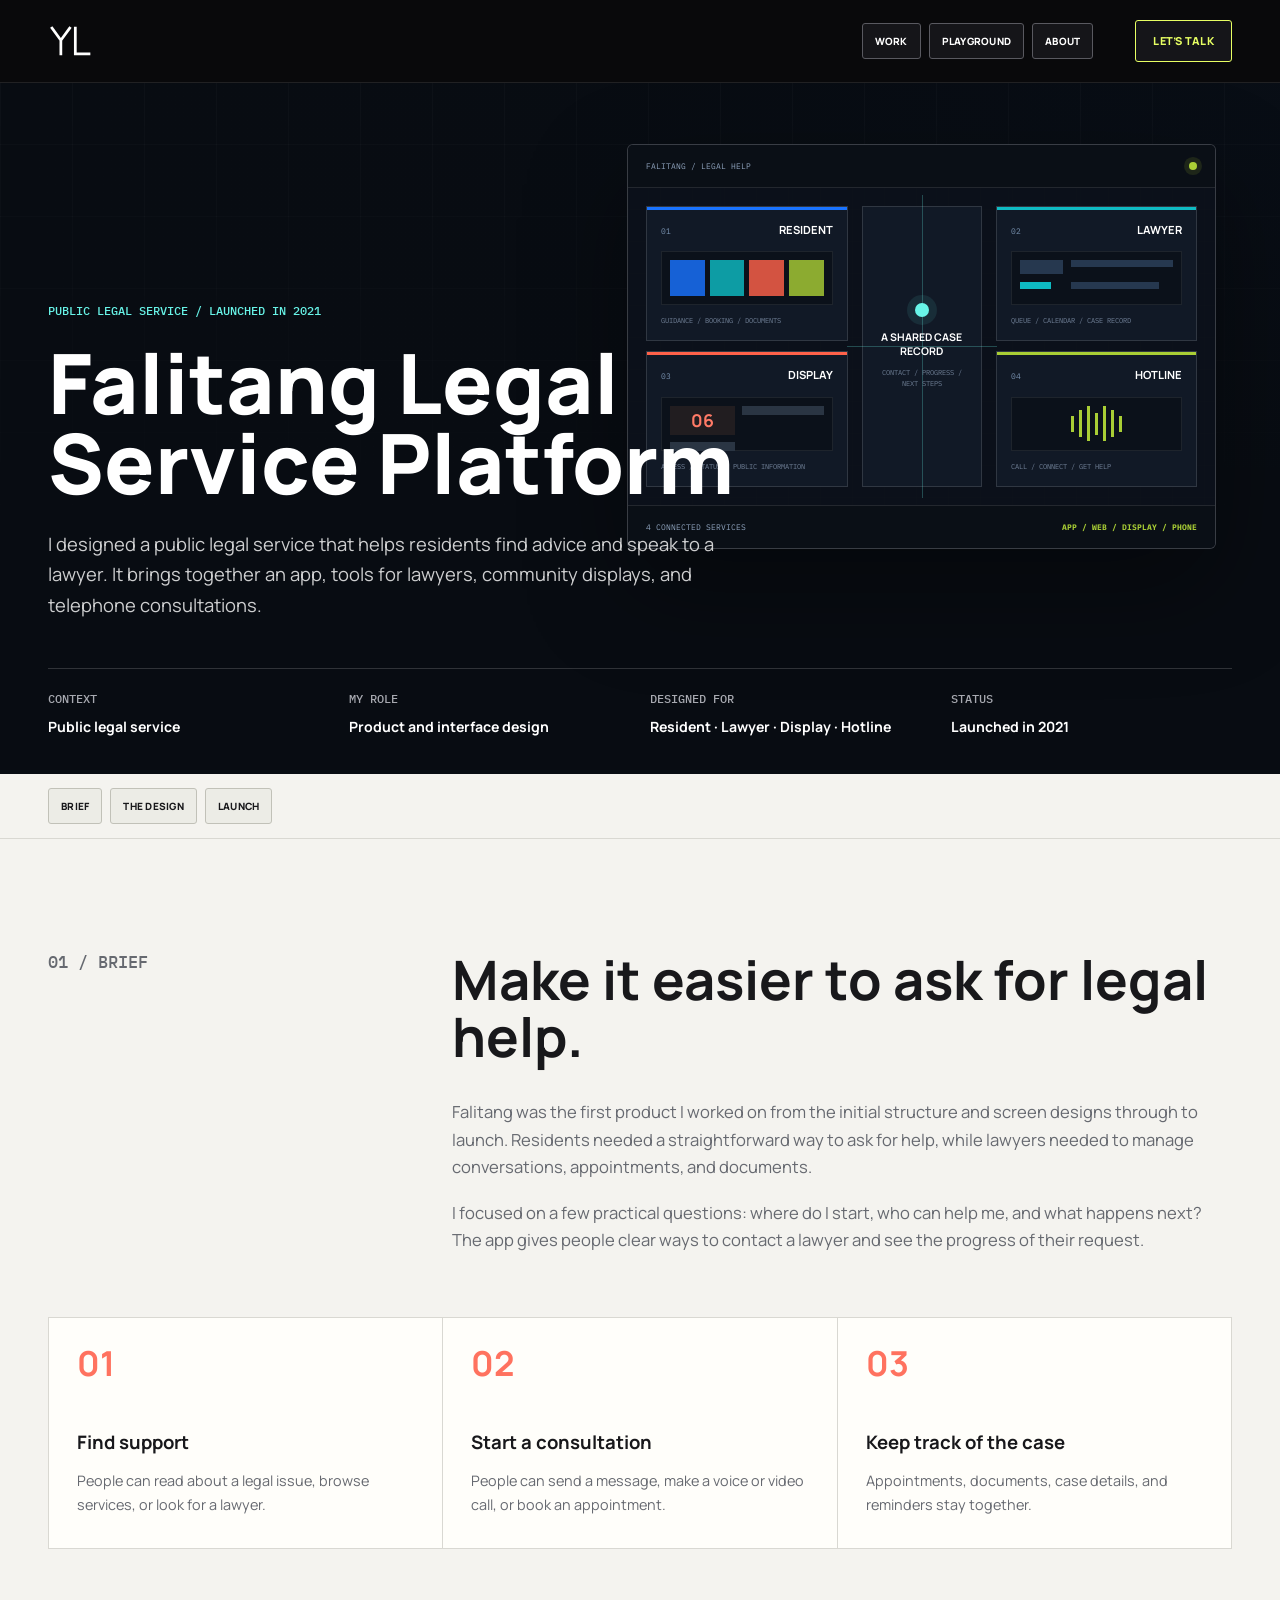
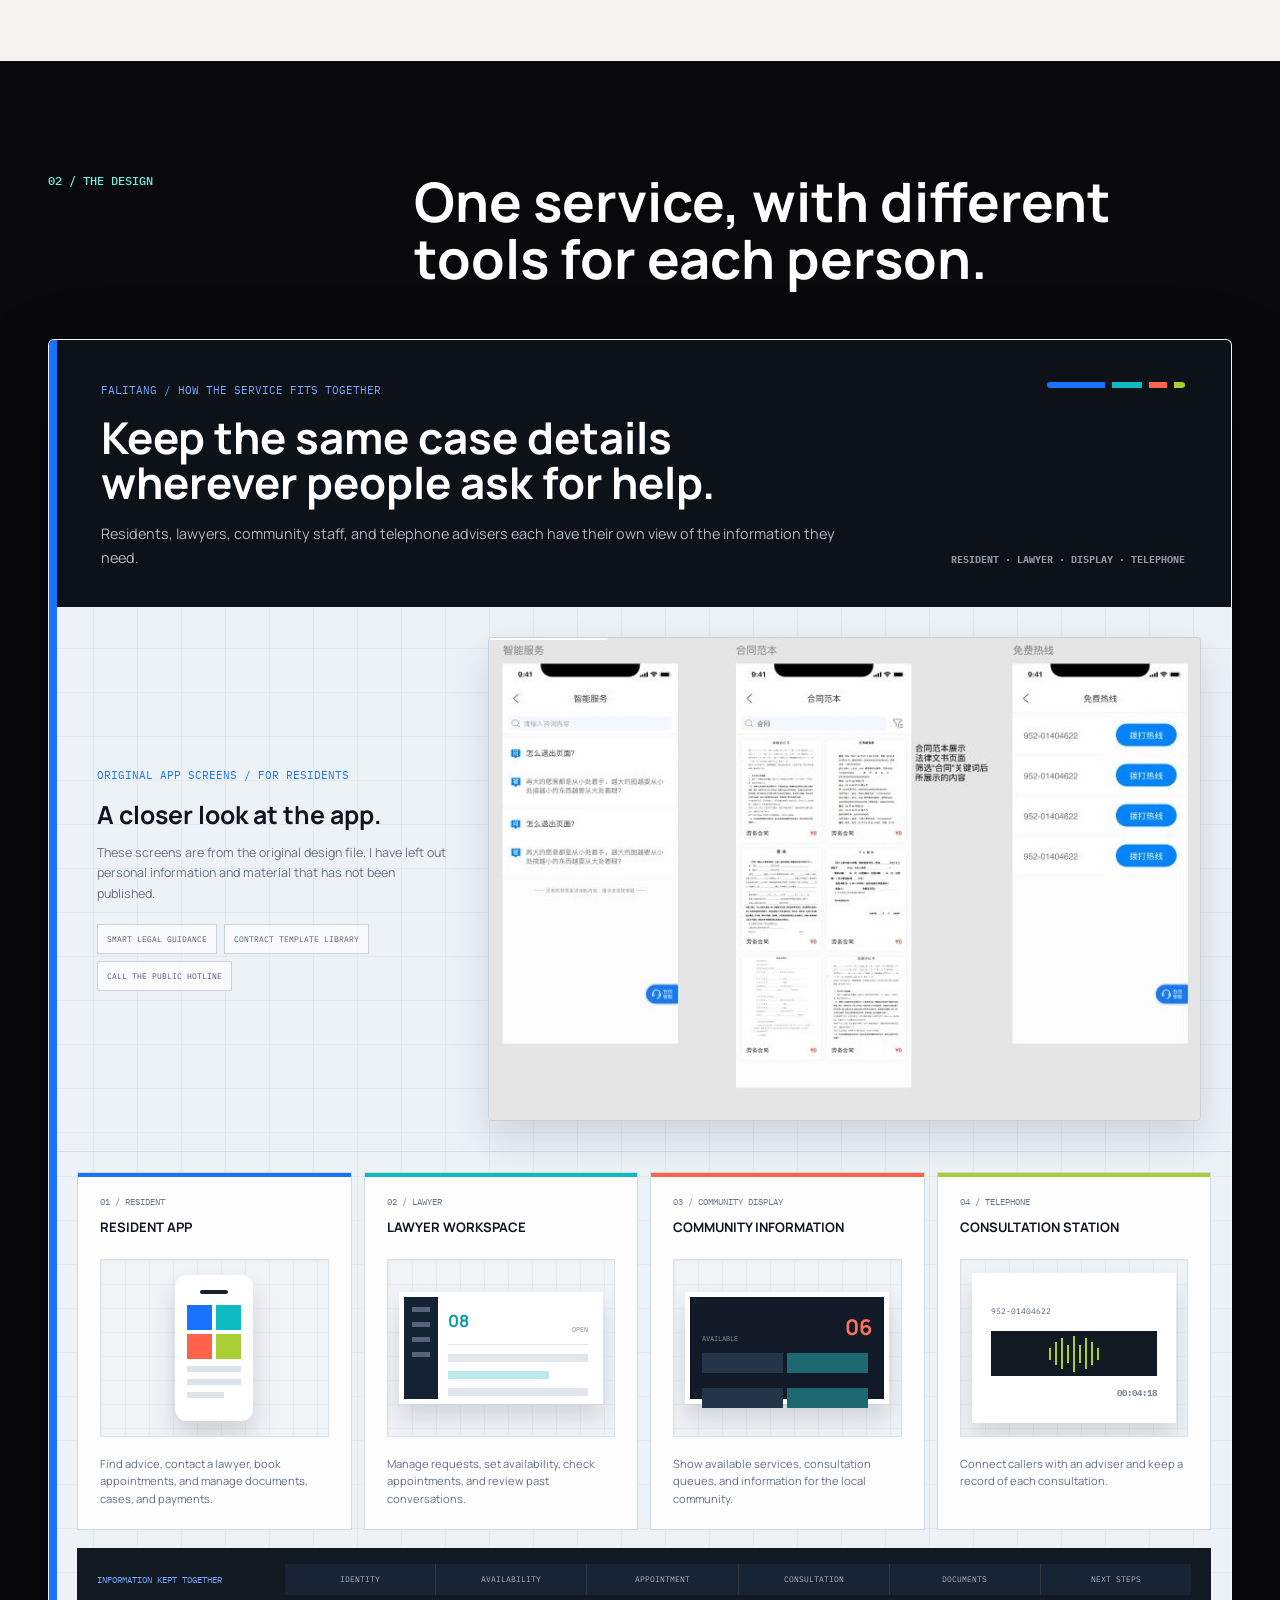
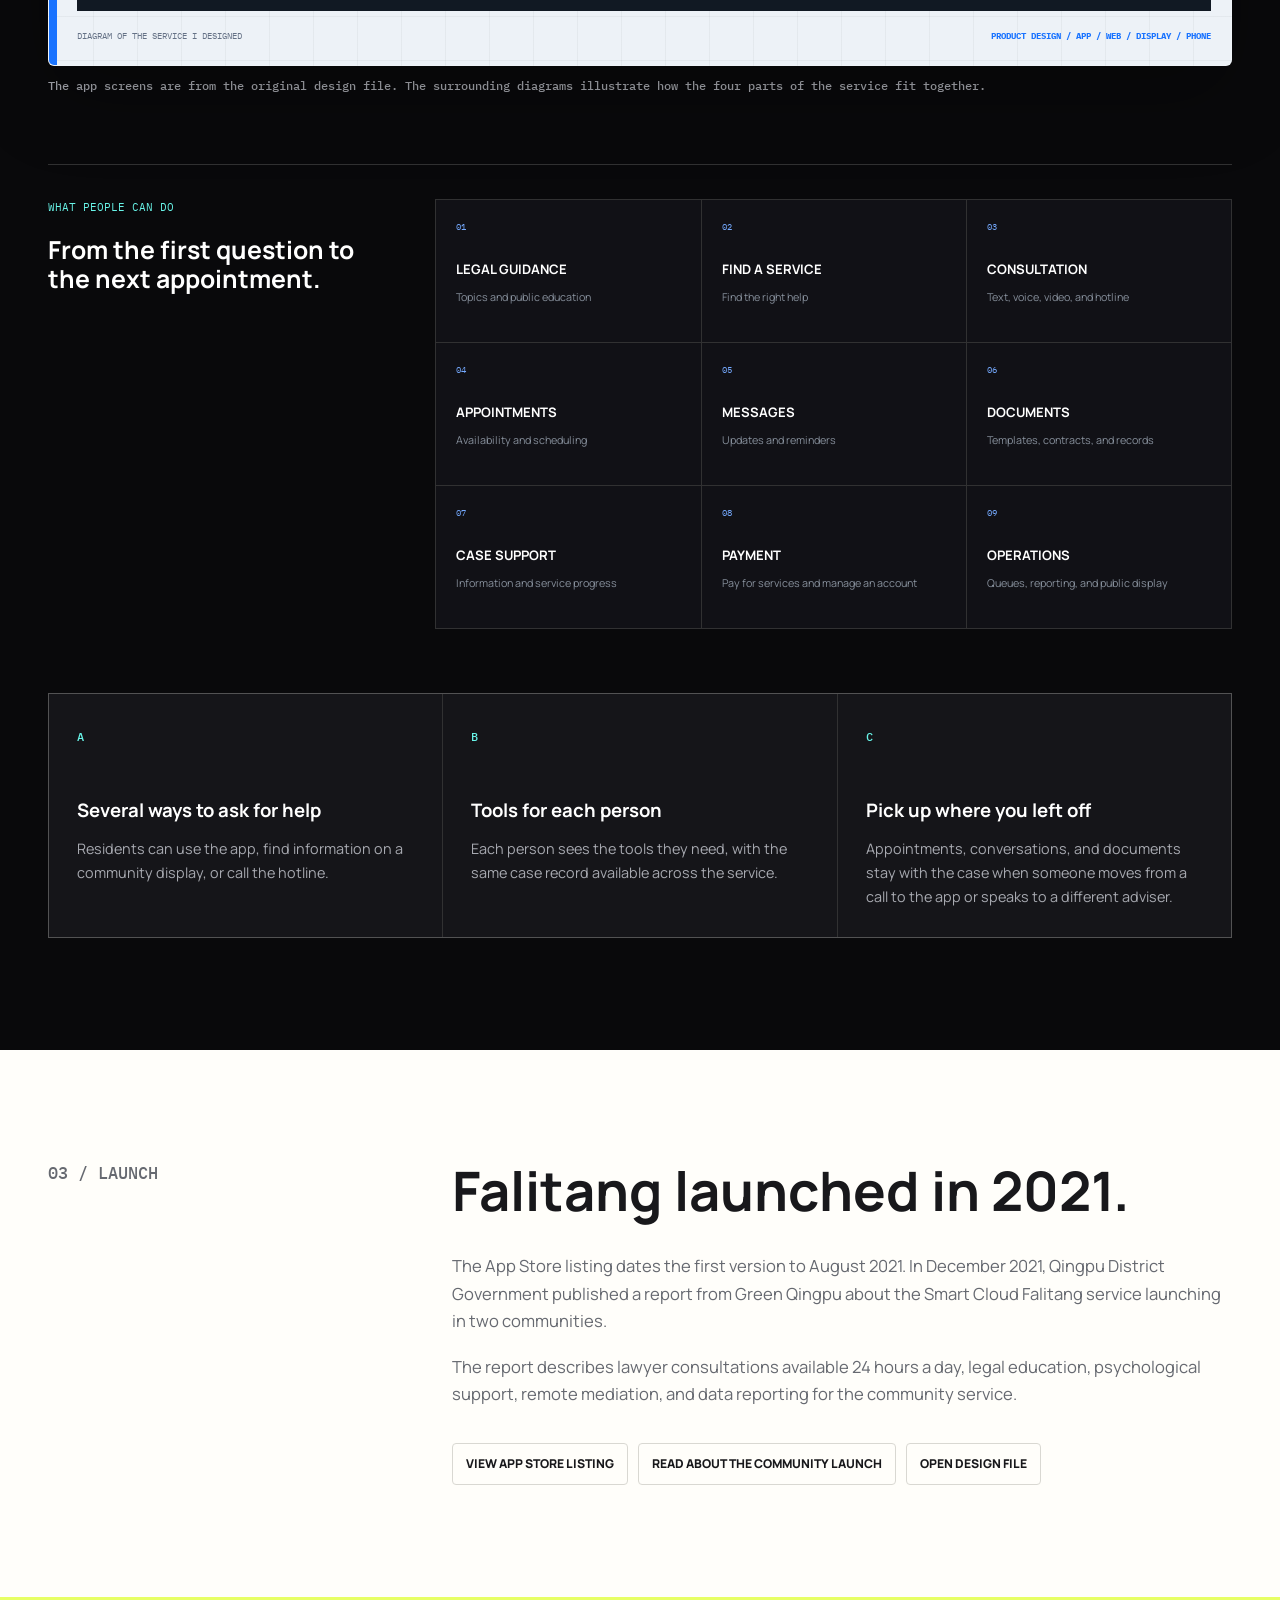
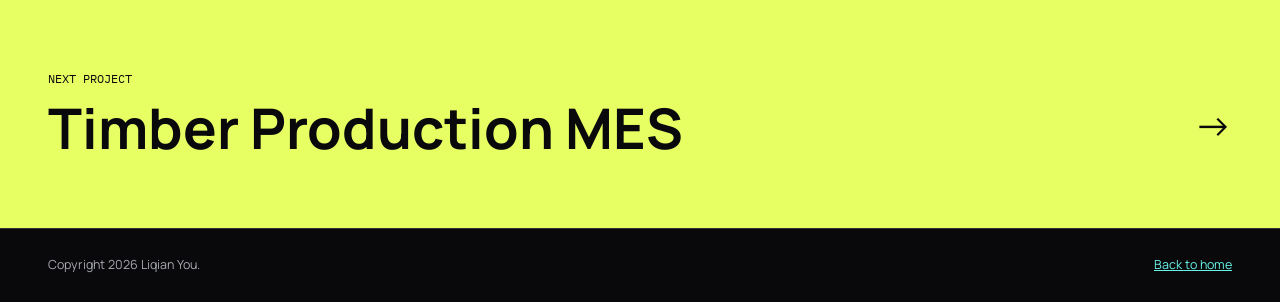
<file: portfolio/projects/falitang/index.html>
<!doctype html>
<html lang="en">

<head>
    <meta charset="utf-8">
    <meta name="viewport" content="width=device-width, initial-scale=1">
    <meta name="description"
        content="I designed Falitang to help people find legal advice, speak to a lawyer, and keep track of appointments and documents.">
    <meta property="og:title" content="Falitang Legal Service Platform | Liqian You">
    <meta property="og:description"
        content="A public legal service I designed for residents, lawyers, community centres, and telephone consultations.">
    <meta property="og:type" content="website">
    <meta property="og:image"
        content="https://liqianyouy.github.io/Homepage/portfolio/assets/images/projects/falitang/screens/service-pages.jpg">
    <link rel="canonical" href="https://liqianyouy.github.io/Homepage/portfolio/projects/falitang/">
    <link rel="icon" href="../../assets/images/favicon-yl.svg" type="image/svg+xml">
    <title>Falitang Legal Service Platform | Liqian You</title>
    <link rel="preconnect" href="https://fonts.googleapis.com">
    <link rel="preconnect" href="https://fonts.gstatic.com" crossorigin>
    <link
        href="https://fonts.googleapis.com/css2?family=IBM+Plex+Mono:wght@500&amp;family=Manrope:wght@400;600;700;800&amp;display=swap"
        rel="stylesheet">
    <link rel="stylesheet" href="../../assets/css/site.css">
    <link rel="stylesheet" href="../../assets/css/home-intro.css?v=20260906-3">
    <link rel="stylesheet" href="../../assets/css/page-navigation.css?v=20260906-1">
</head>

<body class="project-body">
    <a class="skip-link" href="#case-content">Skip to project</a>

    <header class="global-header intro-nav subpage-nav"><div class="global-header-inner"><a class="global-brand" href="../../" aria-label="YL home"><svg class="global-yl" viewBox="0 0 56 42" fill="none" aria-hidden="true"><path d="M5 5 16 20 27 5M16 20v17M34 5v32h17" stroke="currentColor" stroke-width="3.4" stroke-linecap="square" stroke-linejoin="miter"/></svg></a><nav class="global-nav" aria-label="Main navigation"><a class="site-action" href="../../#work">Work</a><a class="site-action" href="../../#interactive-title">Playground</a><a class="site-action" href="../../#profile">About</a></nav><a class="site-action global-contact" href="../../#contact">Let’s talk</a></div></header>

    <header class="case-hero case-hero--falitang">
        <div class="falitang-hero-scene" aria-hidden="true">
            <div class="falitang-hero-console">
                <div class="falitang-hero-console__head">
                    <span>FALITANG / LEGAL HELP</span>
                    <i></i>
                </div>
                <div class="falitang-hero-network">
                    <article class="falitang-hero-endpoint falitang-hero-endpoint--resident">
                        <header><span>01</span><strong>Resident</strong></header>
                        <div class="falitang-hero-phone">
                            <i></i><i></i><i></i><i></i>
                        </div>
                        <small>Guidance / Booking / Documents</small>
                    </article>
                    <article class="falitang-hero-endpoint falitang-hero-endpoint--lawyer">
                        <header><span>02</span><strong>Lawyer</strong></header>
                        <div class="falitang-hero-workspace">
                            <b></b>
                            <i></i><i></i><i></i>
                        </div>
                        <small>Queue / Calendar / Case record</small>
                    </article>
                    <div class="falitang-hero-hub">
                        <i></i>
                        <strong>A shared case record</strong>
                        <span>CONTACT / PROGRESS / NEXT STEPS</span>
                    </div>
                    <article class="falitang-hero-endpoint falitang-hero-endpoint--display">
                        <header><span>03</span><strong>Display</strong></header>
                        <div class="falitang-hero-display">
                            <b>06</b><i></i><i></i>
                        </div>
                        <small>Access / Status / Public information</small>
                    </article>
                    <article class="falitang-hero-endpoint falitang-hero-endpoint--hotline">
                        <header><span>04</span><strong>Hotline</strong></header>
                        <div class="falitang-hero-wave">
                            <i></i><i></i><i></i><i></i><i></i><i></i><i></i>
                        </div>
                        <small>Call / Connect / Get help</small>
                    </article>
                </div>
                <div class="falitang-hero-console__foot">
                    <span>4 connected services</span>
                    <strong>APP / WEB / DISPLAY / PHONE</strong>
                </div>
            </div>
        </div>
        <div class="shell case-hero-inner">
            <p class="case-kicker">Public legal service / Launched in 2021</p>
            <h1 class="case-title">Falitang Legal Service Platform</h1>
            <p class="case-lede">
                I designed a public legal service that helps residents find advice and speak to a lawyer.
                It brings together an app, tools for lawyers, community displays, and telephone consultations.
            </p>
            <dl class="case-meta">
                <div>
                    <dt>Context</dt>
                    <dd>Public legal service</dd>
                </div>
                <div>
                    <dt>My role</dt>
                    <dd>Product and interface design</dd>
                </div>
                <div>
                    <dt>Designed for</dt>
                    <dd>Resident · Lawyer · Display · Hotline</dd>
                </div>
                <div>
                    <dt>Status</dt>
                    <dd>Launched in 2021</dd>
                </div>
            </dl>
        </div>
    </header>

    <nav class="case-toc" aria-label="In this project">
        <div class="shell case-toc-inner">
            <a href="#brief">Brief</a>
            <a href="#system">The design</a>
            <a href="#delivery">Launch</a>
        </div>
    </nav>

    <main id="case-content">
        <section class="case-section case-section--paper" id="brief">
            <div class="shell">
                <div class="case-intro-grid">
                    <p class="section-index">01 / Brief</p>
                    <div>
                        <h2>Make it easier to ask for legal help.</h2>
                        <p>
                            Falitang was the first product I worked on from the initial structure and screen designs
                            through to launch. Residents needed a straightforward way to ask for help, while lawyers
                            needed to manage conversations, appointments, and documents.
                        </p>
                        <p>
                            I focused on a few practical questions: where do I start, who can help me, and what happens
                            next? The app gives people clear ways to contact a lawyer and see the progress of their request.
                        </p>
                    </div>
                </div>

                <div class="fact-grid">
                    <article>
                        <strong>01</strong>
                        <h3>Find support</h3>
                        <p>People can read about a legal issue, browse services, or look for a lawyer.
                        </p>
                    </article>
                    <article>
                        <strong>02</strong>
                        <h3>Start a consultation</h3>
                        <p>People can send a message, make a voice or video call, or book an appointment.</p>
                    </article>
                    <article>
                        <strong>03</strong>
                        <h3>Keep track of the case</h3>
                        <p>Appointments, documents, case details, and reminders stay together.
                        </p>
                    </article>
                </div>
            </div>
        </section>

        <section class="case-section case-section--dark" id="system">
            <div class="shell">
                <div class="case-heading">
                    <p class="section-index">02 / The design</p>
                    <h2>One service, with different tools for each person.</h2>
                </div>

                <figure class="media-item falitang-platform-figure">
                    <div class="falitang-platform">
                        <div class="falitang-platform__header">
                            <div>
                                <p>FALITANG / HOW THE SERVICE FITS TOGETHER</p>
                                <h3>Keep the same case details wherever people ask for help.</h3>
                                <span>Residents, lawyers, community staff, and telephone advisers each have
                                    their own view of the information they need.</span>
                            </div>
                            <strong>RESIDENT &middot; LAWYER &middot; DISPLAY &middot; TELEPHONE</strong>
                        </div>

                        <div class="falitang-platform__source">
                            <div>
                                <p>Original app screens / For residents</p>
                                <h4>A closer look at the app.</h4>
                                <span>These screens are from the original design file. I have left out personal
                                    information and material that has not been published.</span>
                                <ul>
                                    <li>Smart legal guidance</li>
                                    <li>Contract template library</li>
                                    <li>Call the public hotline</li>
                                </ul>
                            </div>
                            <div class="falitang-platform__source-media">
                                <img src="../../assets/images/projects/falitang/screens/service-pages.jpg"
                                    alt="Falitang app screens for legal guidance, contract templates, and the free hotline"
                                    loading="lazy" decoding="async">
                            </div>
                        </div>

                        <div class="falitang-platform__surfaces">
                            <article class="falitang-surface falitang-surface--resident">
                                <header>
                                    <span>01 / RESIDENT</span>
                                    <strong>Resident app</strong>
                                </header>
                                <div class="falitang-surface__canvas" aria-hidden="true">
                                    <div class="falitang-mini-phone">
                                        <i></i>
                                        <div><b></b><b></b><b></b><b></b></div>
                                        <span></span><span></span><span></span>
                                    </div>
                                </div>
                                <p>Find advice, contact a lawyer, book appointments, and manage documents, cases,
                                    and payments.</p>
                            </article>

                            <article class="falitang-surface falitang-surface--lawyer">
                                <header>
                                    <span>02 / LAWYER</span>
                                    <strong>Lawyer workspace</strong>
                                </header>
                                <div class="falitang-surface__canvas" aria-hidden="true">
                                    <div class="falitang-mini-workspace">
                                        <div class="falitang-mini-workspace__rail">
                                            <i></i><i></i><i></i><i></i>
                                        </div>
                                        <div class="falitang-mini-workspace__main">
                                            <div><b>08</b><span>OPEN</span></div>
                                            <i></i><i></i><i></i>
                                        </div>
                                    </div>
                                </div>
                                <p>Manage requests, set availability, check appointments, and review past conversations.</p>
                            </article>

                            <article class="falitang-surface falitang-surface--display">
                                <header>
                                    <span>03 / COMMUNITY DISPLAY</span>
                                    <strong>Community information</strong>
                                </header>
                                <div class="falitang-surface__canvas" aria-hidden="true">
                                    <div class="falitang-mini-display">
                                        <div><span>AVAILABLE</span><b>06</b></div>
                                        <i></i><i></i><i></i><i></i>
                                    </div>
                                </div>
                                <p>Show available services, consultation queues, and information for the local community.</p>
                            </article>

                            <article class="falitang-surface falitang-surface--hotline">
                                <header>
                                    <span>04 / TELEPHONE</span>
                                    <strong>Consultation station</strong>
                                </header>
                                <div class="falitang-surface__canvas" aria-hidden="true">
                                    <div class="falitang-mini-hotline">
                                        <span>952-01404622</span>
                                        <div><i></i><i></i><i></i><i></i><i></i><i></i><i></i><i></i><i></i></div>
                                        <b>00:04:18</b>
                                    </div>
                                </div>
                                <p>Connect callers with an adviser and keep a record of each consultation.</p>
                            </article>
                        </div>

                        <div class="falitang-platform__record">
                            <span>Information kept together</span>
                            <ul>
                                <li>Identity</li>
                                <li>Availability</li>
                                <li>Appointment</li>
                                <li>Consultation</li>
                                <li>Documents</li>
                                <li>Next steps</li>
                            </ul>
                        </div>

                        <div class="falitang-platform__footer">
                            <span>Diagram of the service I designed</span>
                            <strong>PRODUCT DESIGN / APP / WEB / DISPLAY / PHONE</strong>
                        </div>
                    </div>
                    <figcaption class="caption">The app screens are from the original design file. The surrounding diagrams
                        illustrate how the four parts of the service fit together.
                    </figcaption>
                </figure>

                <div class="falitang-capabilities">
                    <div class="falitang-capabilities__head">
                        <p>What people can do</p>
                        <h3>From the first question to the next appointment.</h3>
                    </div>
                    <ol>
                        <li><span>01</span><strong>Legal guidance</strong><small>Topics and public education</small></li>
                        <li><span>02</span><strong>Find a service</strong><small>Find the right help</small>
                        </li>
                        <li><span>03</span><strong>Consultation</strong><small>Text, voice, video, and hotline</small></li>
                        <li><span>04</span><strong>Appointments</strong><small>Availability and scheduling</small></li>
                        <li><span>05</span><strong>Messages</strong><small>Updates and reminders</small></li>
                        <li><span>06</span><strong>Documents</strong><small>Templates, contracts, and records</small></li>
                        <li><span>07</span><strong>Case support</strong><small>Information and service progress</small>
                        </li>
                        <li><span>08</span><strong>Payment</strong><small>Pay for services and manage an account</small></li>
                        <li><span>09</span><strong>Operations</strong><small>Queues, reporting, and public display</small>
                        </li>
                    </ol>
                </div>

                <div class="principles-grid">
                    <article>
                        <span class="project-number">A</span>
                        <h3>Several ways to ask for help</h3>
                        <p>Residents can use the app, find information on a community display, or call the hotline.</p>
                    </article>
                    <article>
                        <span class="project-number">B</span>
                        <h3>Tools for each person</h3>
                        <p>Each person sees the tools they need, with the same case record available across the service.</p>
                    </article>
                    <article>
                        <span class="project-number">C</span>
                        <h3>Pick up where you left off</h3>
                        <p>Appointments, conversations, and documents stay with the case when someone moves
                            from a call to the app or speaks to a different adviser.</p>
                    </article>
                </div>
            </div>
        </section>

        <section class="case-section case-section--white" id="delivery">
            <div class="shell">
                <div class="case-intro-grid">
                    <p class="section-index">03 / Launch</p>
                    <div>
                        <h2>Falitang launched in 2021.</h2>
                        <p>
                            The App Store listing dates the first version to August 2021. In December 2021,
                            Qingpu District Government published a report from Green Qingpu about the Smart Cloud
                            Falitang service launching in two communities.
                        </p>
                        <p>
                            The report describes lawyer consultations available 24 hours a day, legal education,
                            psychological support, remote mediation, and data reporting for the community service.
                        </p>
                        <div class="document-links">
                            <a
                                href="https://apps.apple.com/jp/app/%E6%B3%95%E7%90%86%E5%A0%82/id1581374997">View
                                App Store listing</a>
                            <a href="https://www.shqp.gov.cn/shqp/jzdt/20211208/903499.html">Read about the community
                                launch</a>
                            <a href="https://www.figma.com/design/2E63GQppegF8FE3dv7t1WU/%E6%B3%95%E7%90%86%E5%A0%82">Open
                                design file</a>
                        </div>
                    </div>
                </div>
            </div>
        </section>
    </main>

    <a class="next-project" href="../mes/">
        <div class="shell next-project-inner">
            <div>
                <p>Next project</p>
                <h2>Timber Production MES</h2>
            </div>
            <span aria-hidden="true">&rarr;</span>
        </div>
    </a>

    <footer class="site-footer">
        <div class="shell footer-inner">
            <p>Copyright 2026 Liqian You.</p>
            <a href="../../">Back to home</a>
        </div>
    </footer>
</body>

</html>
</file>
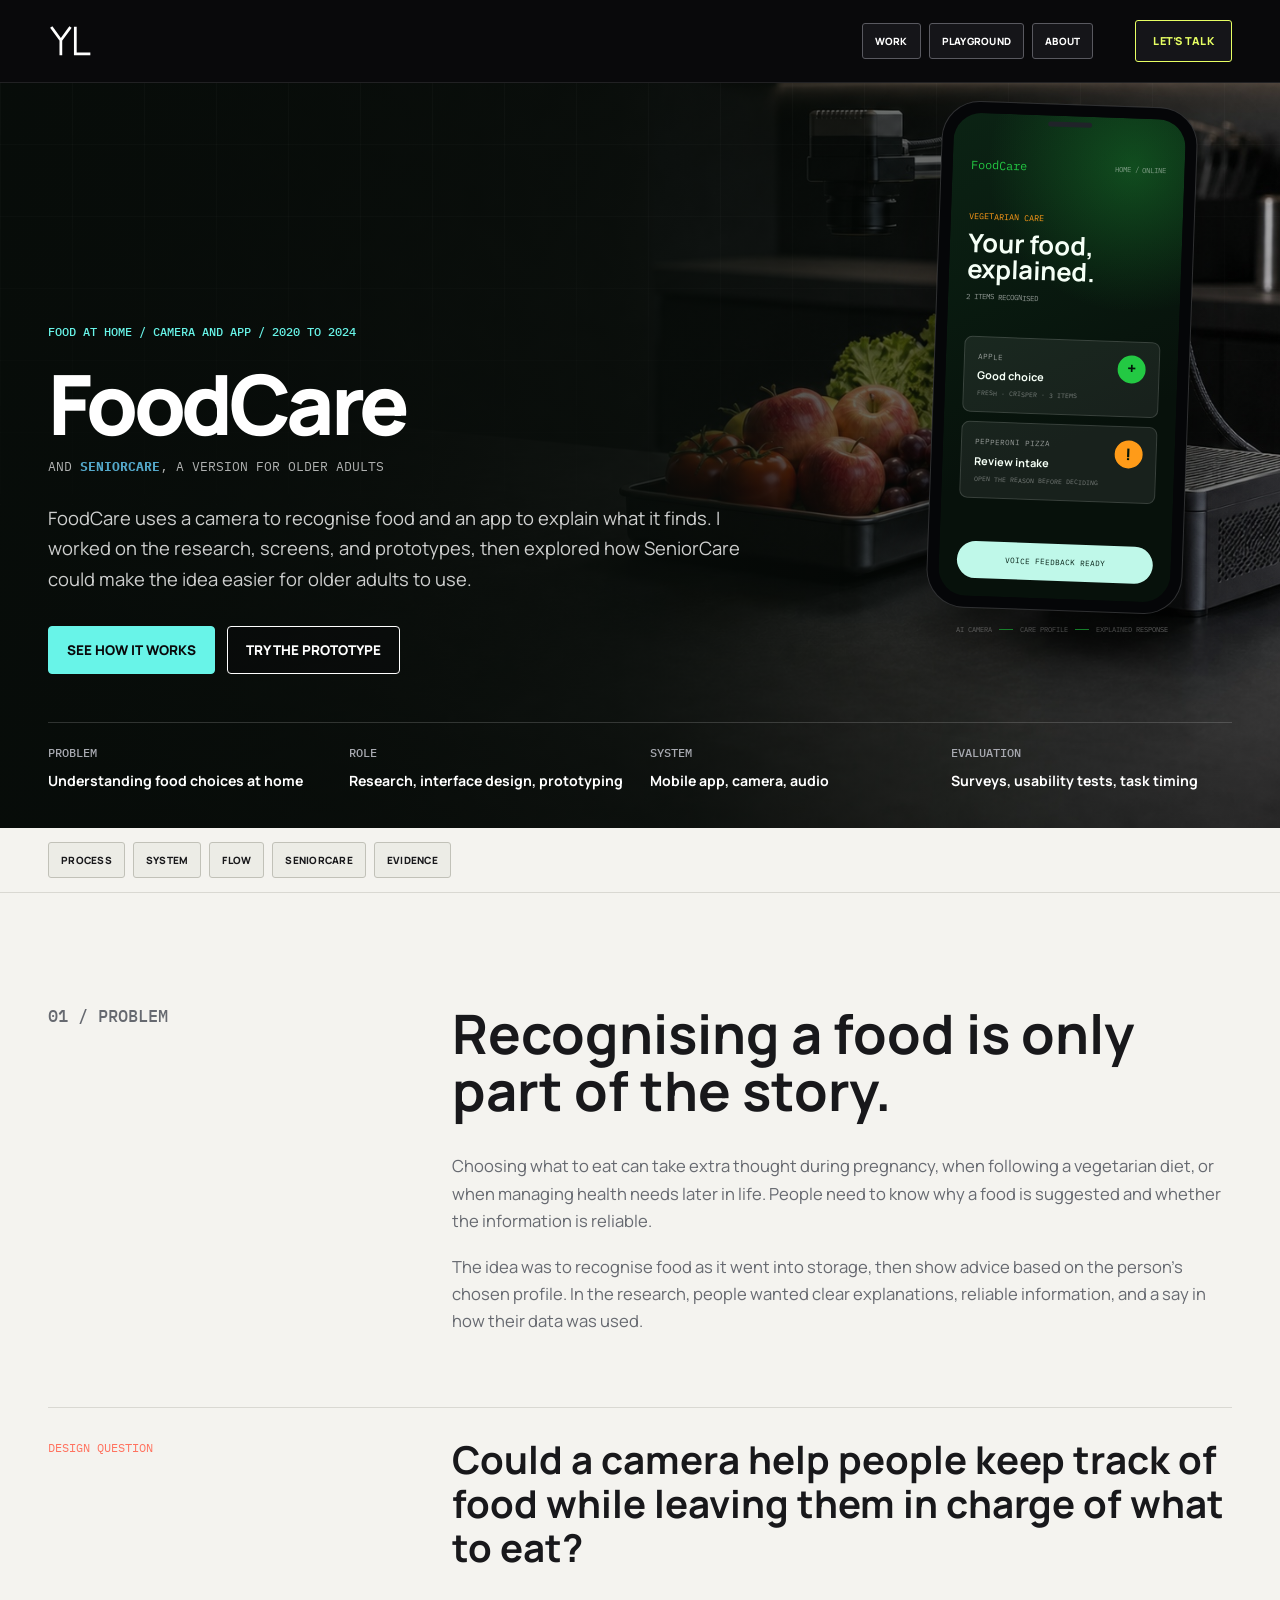
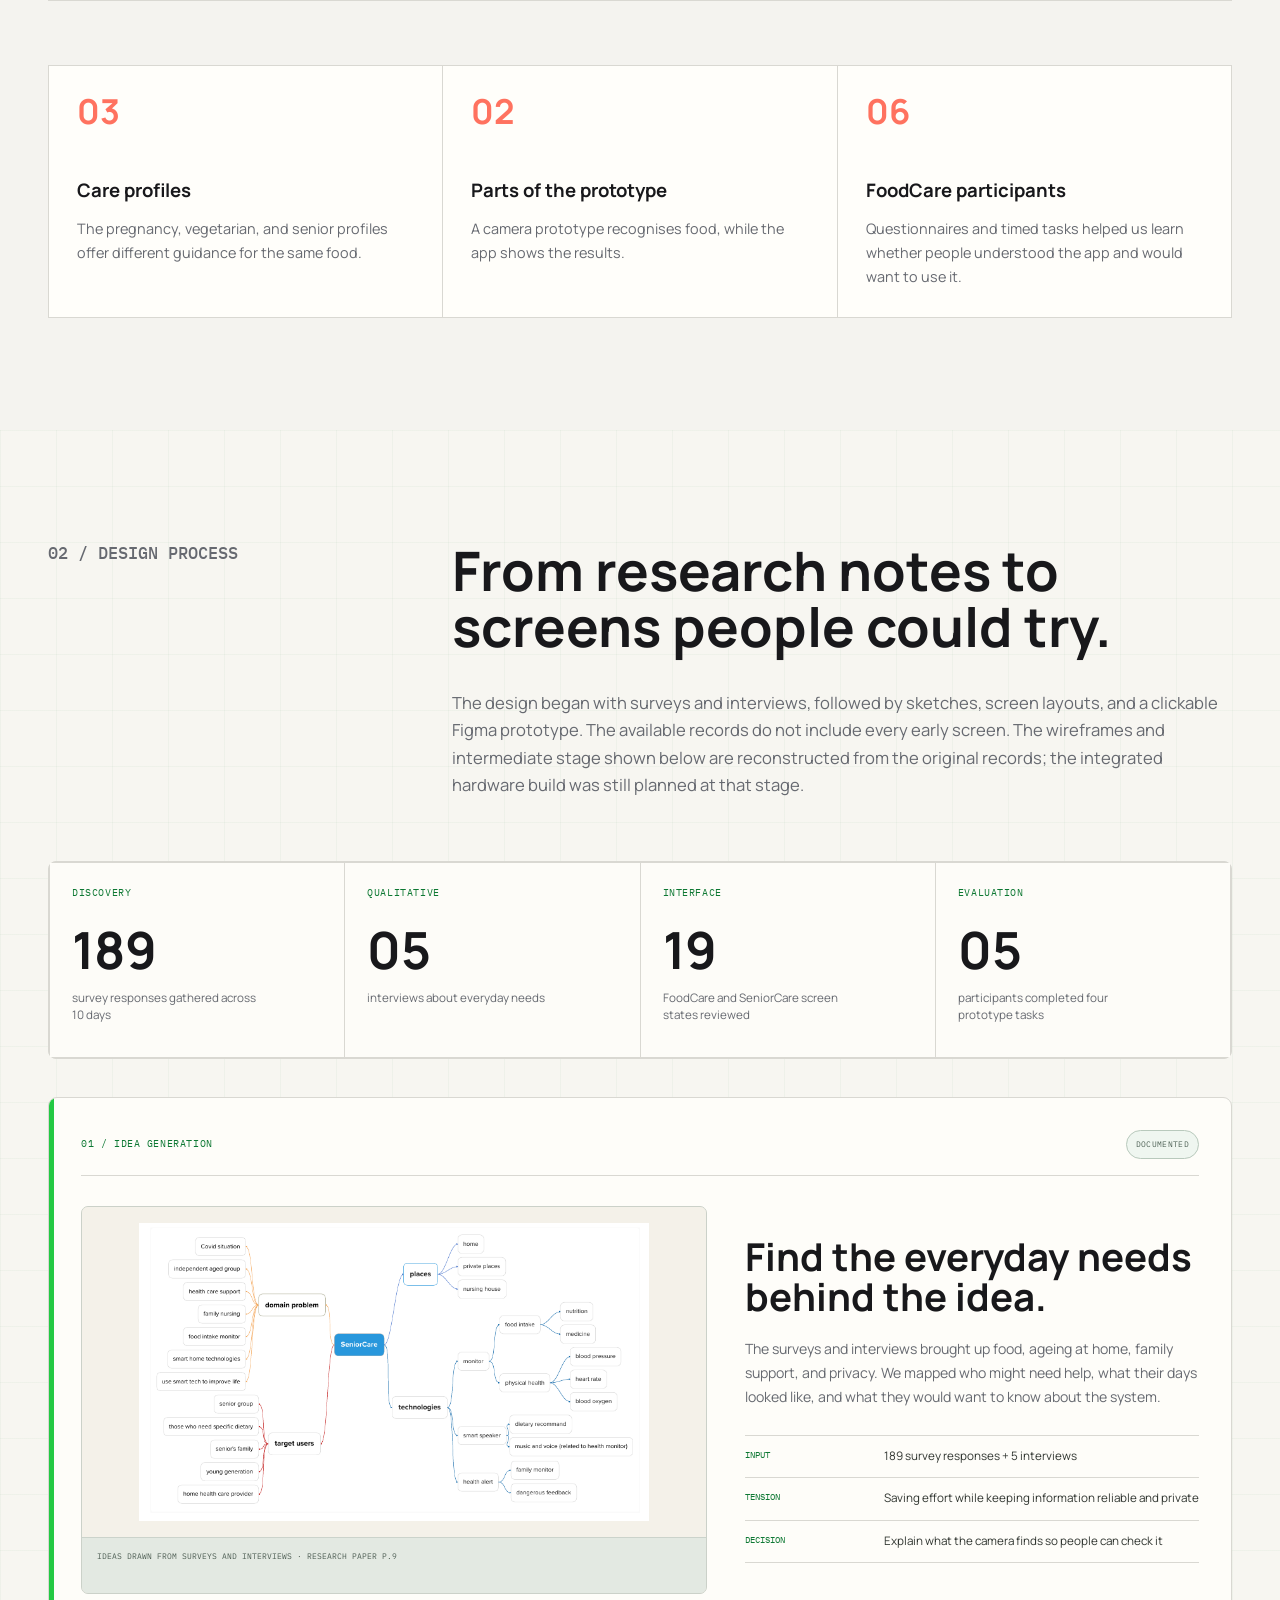
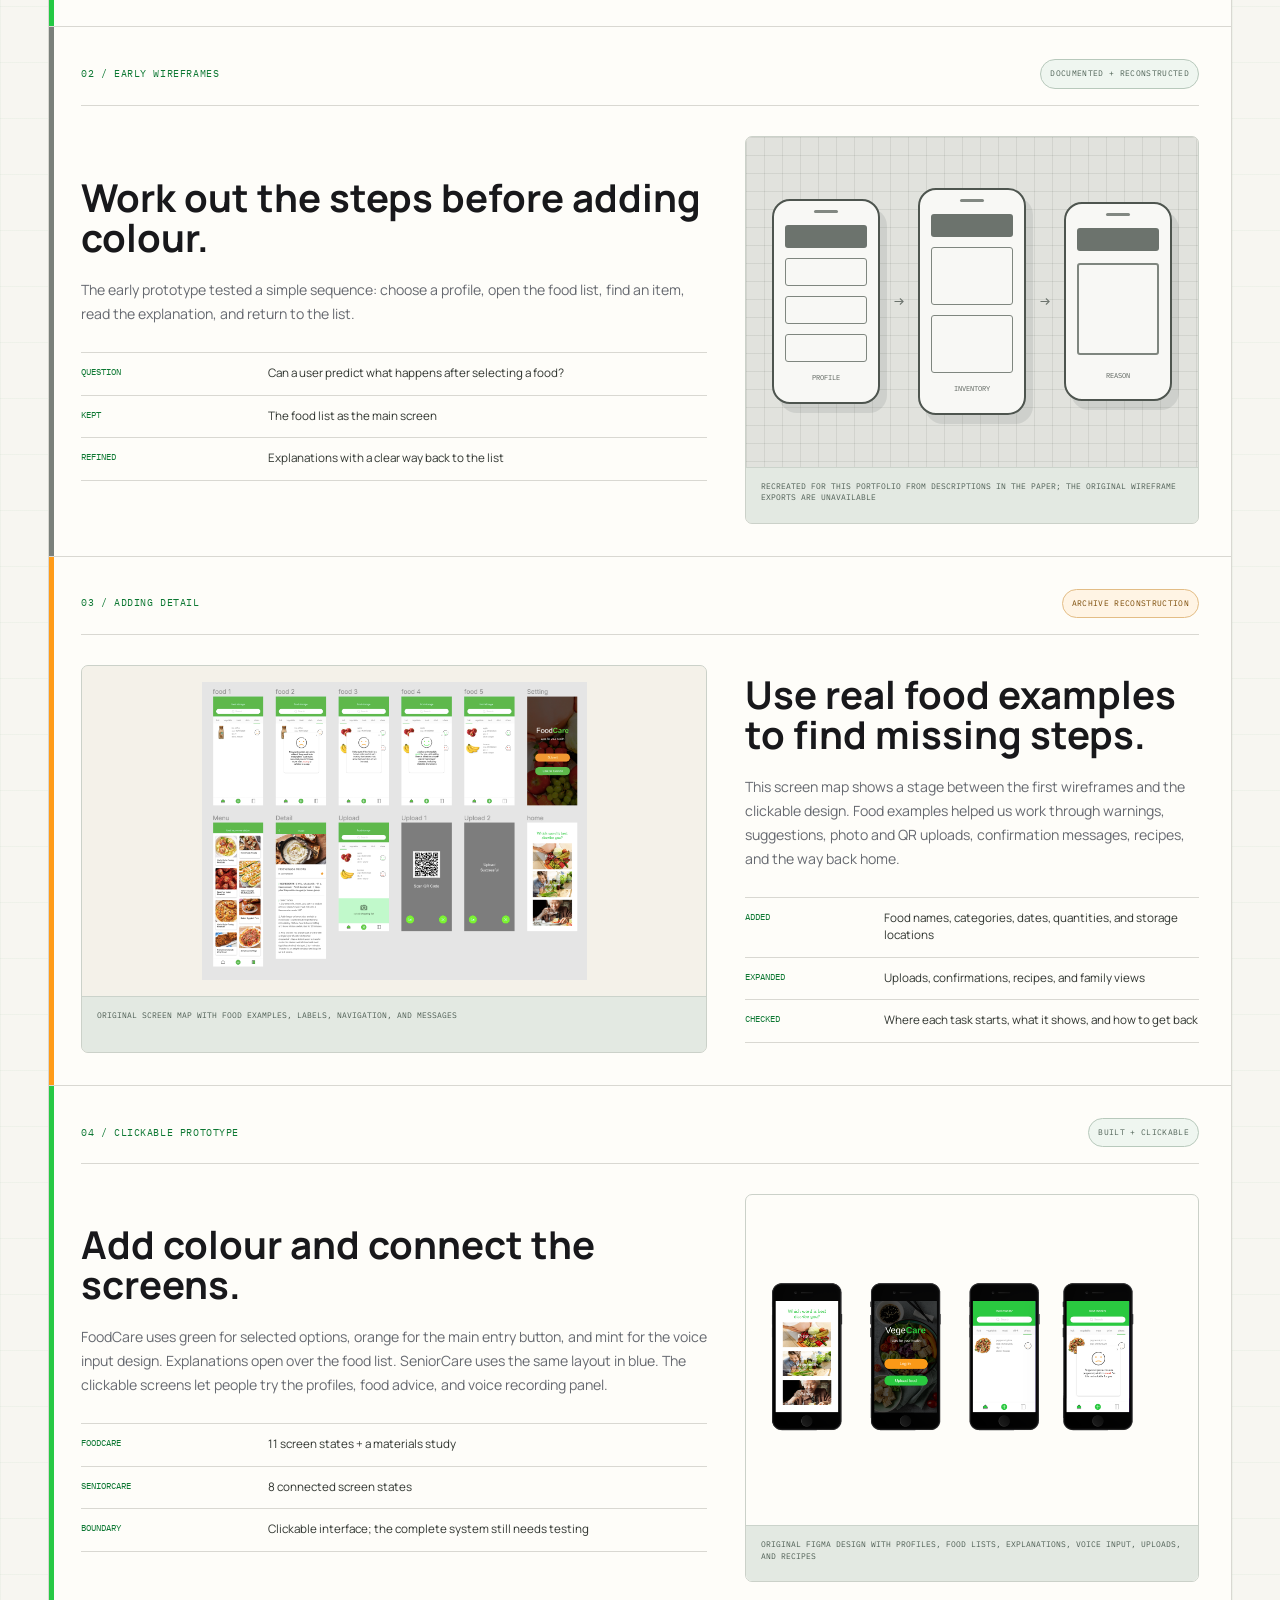
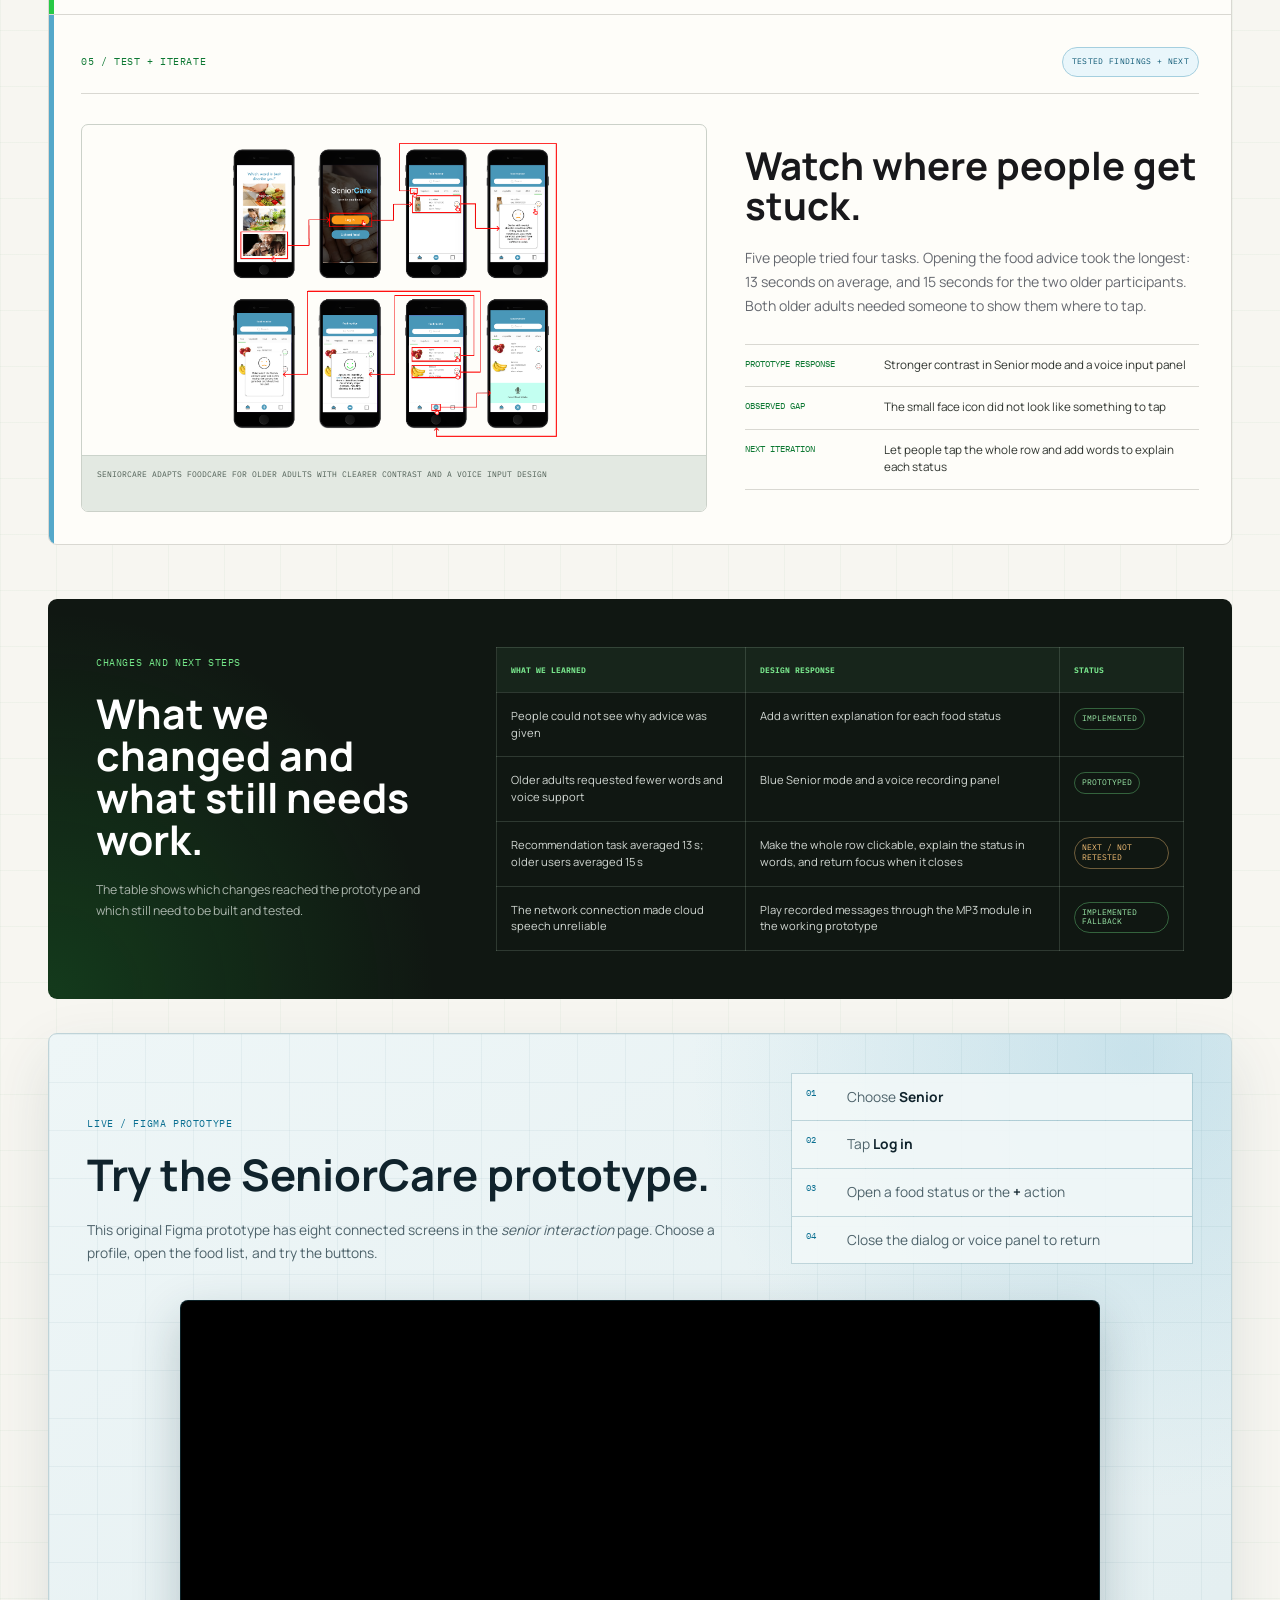
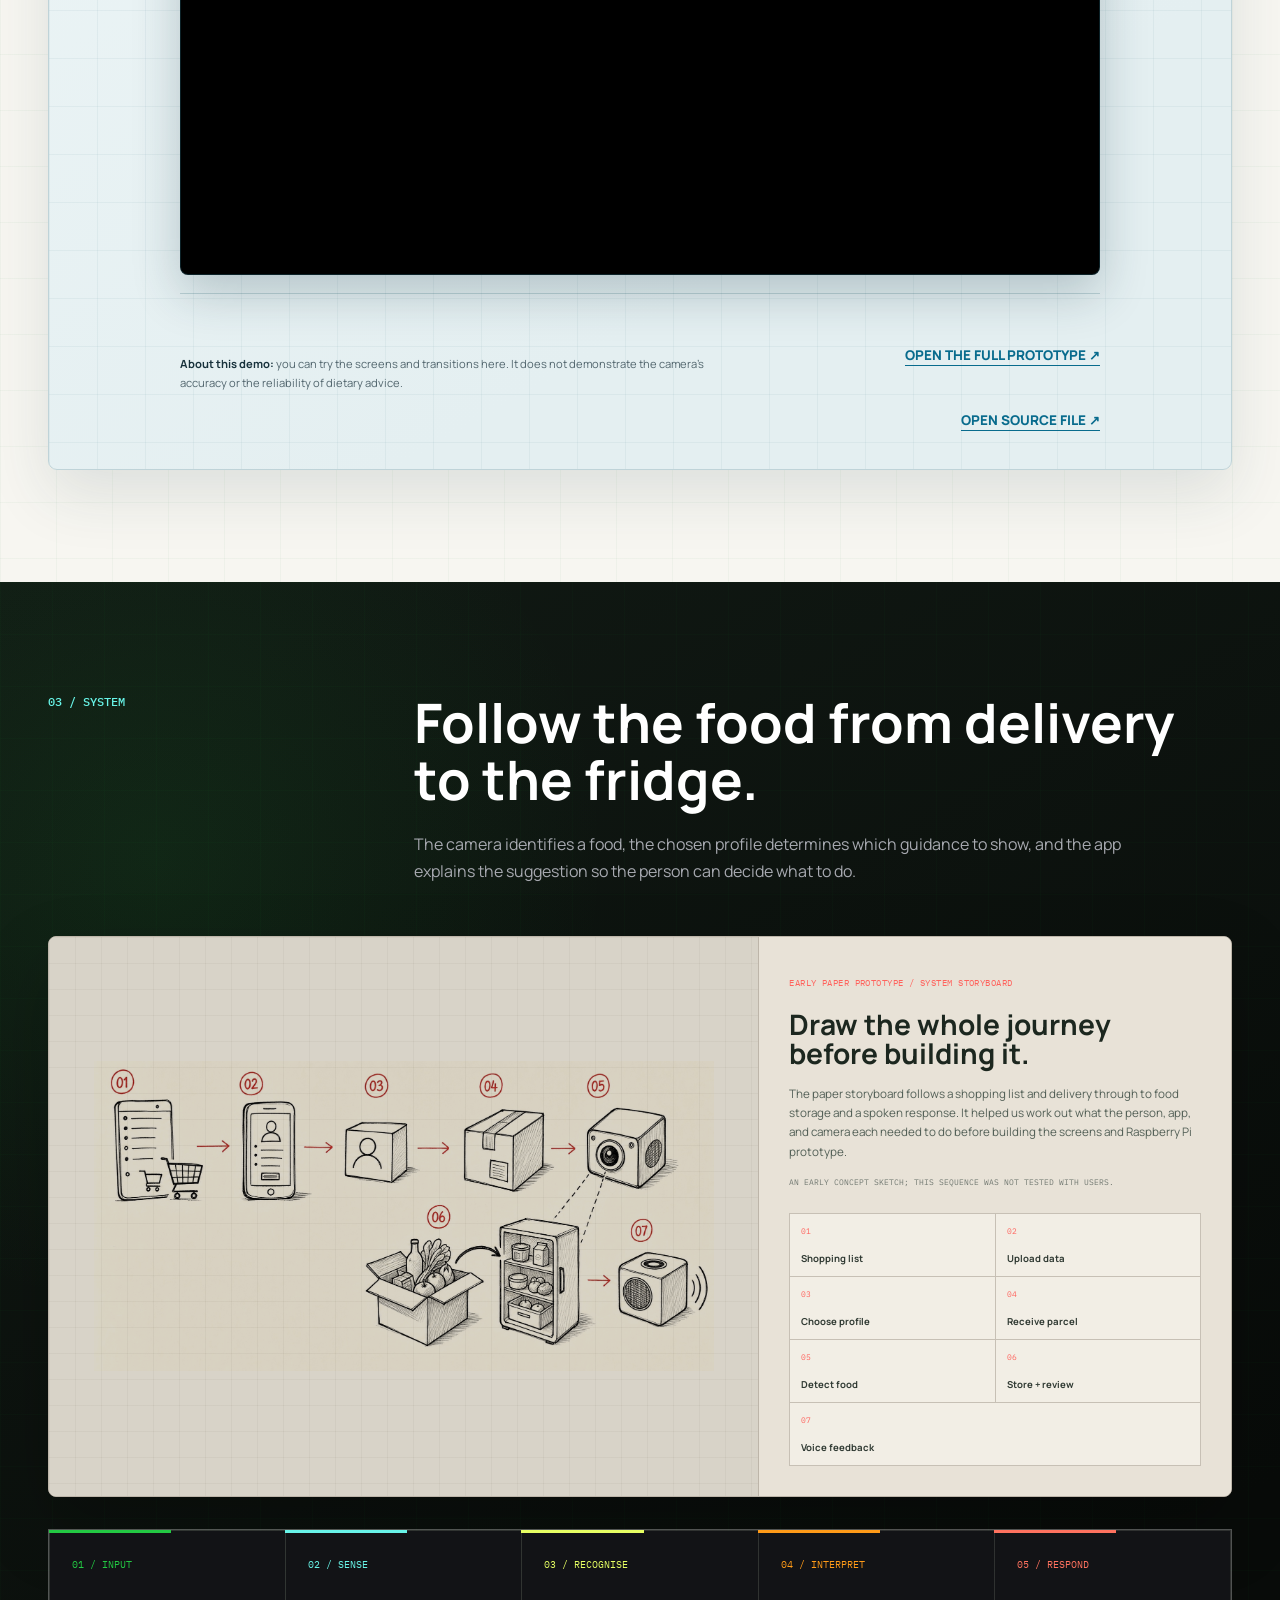
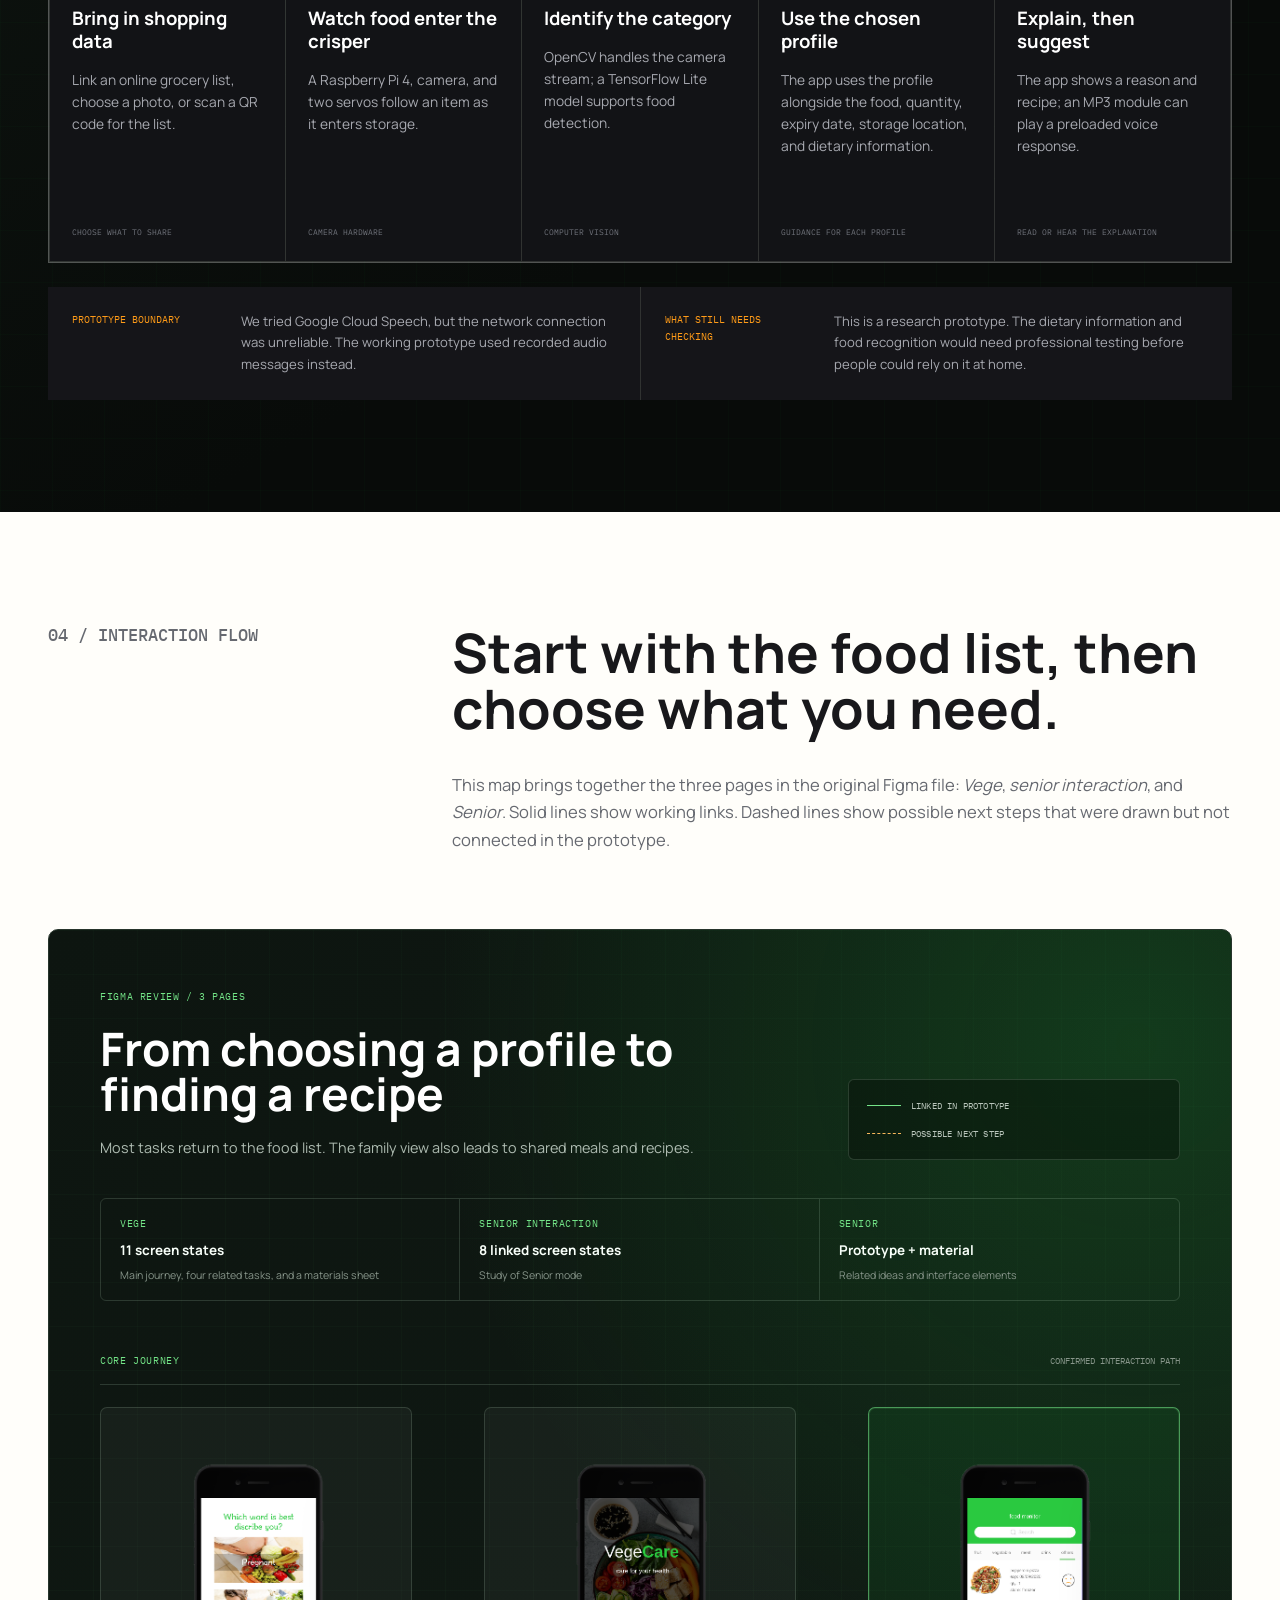
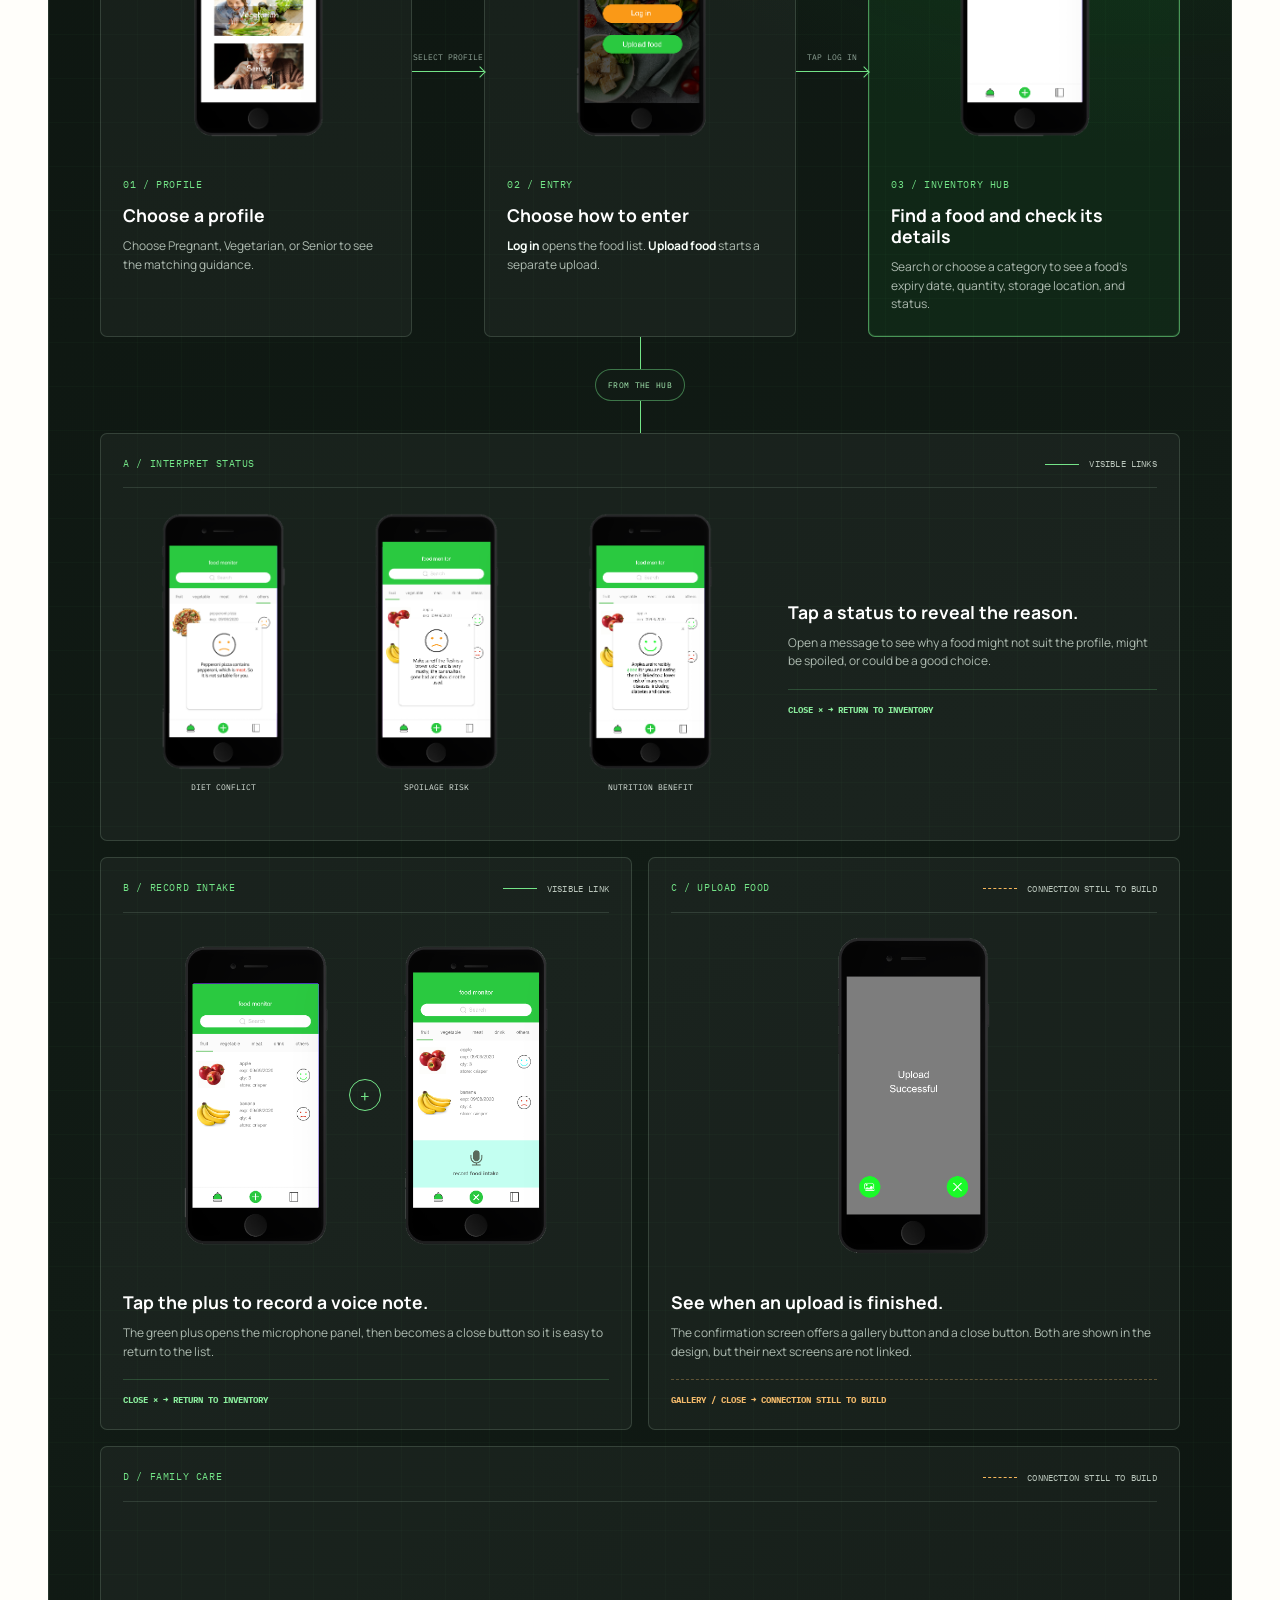
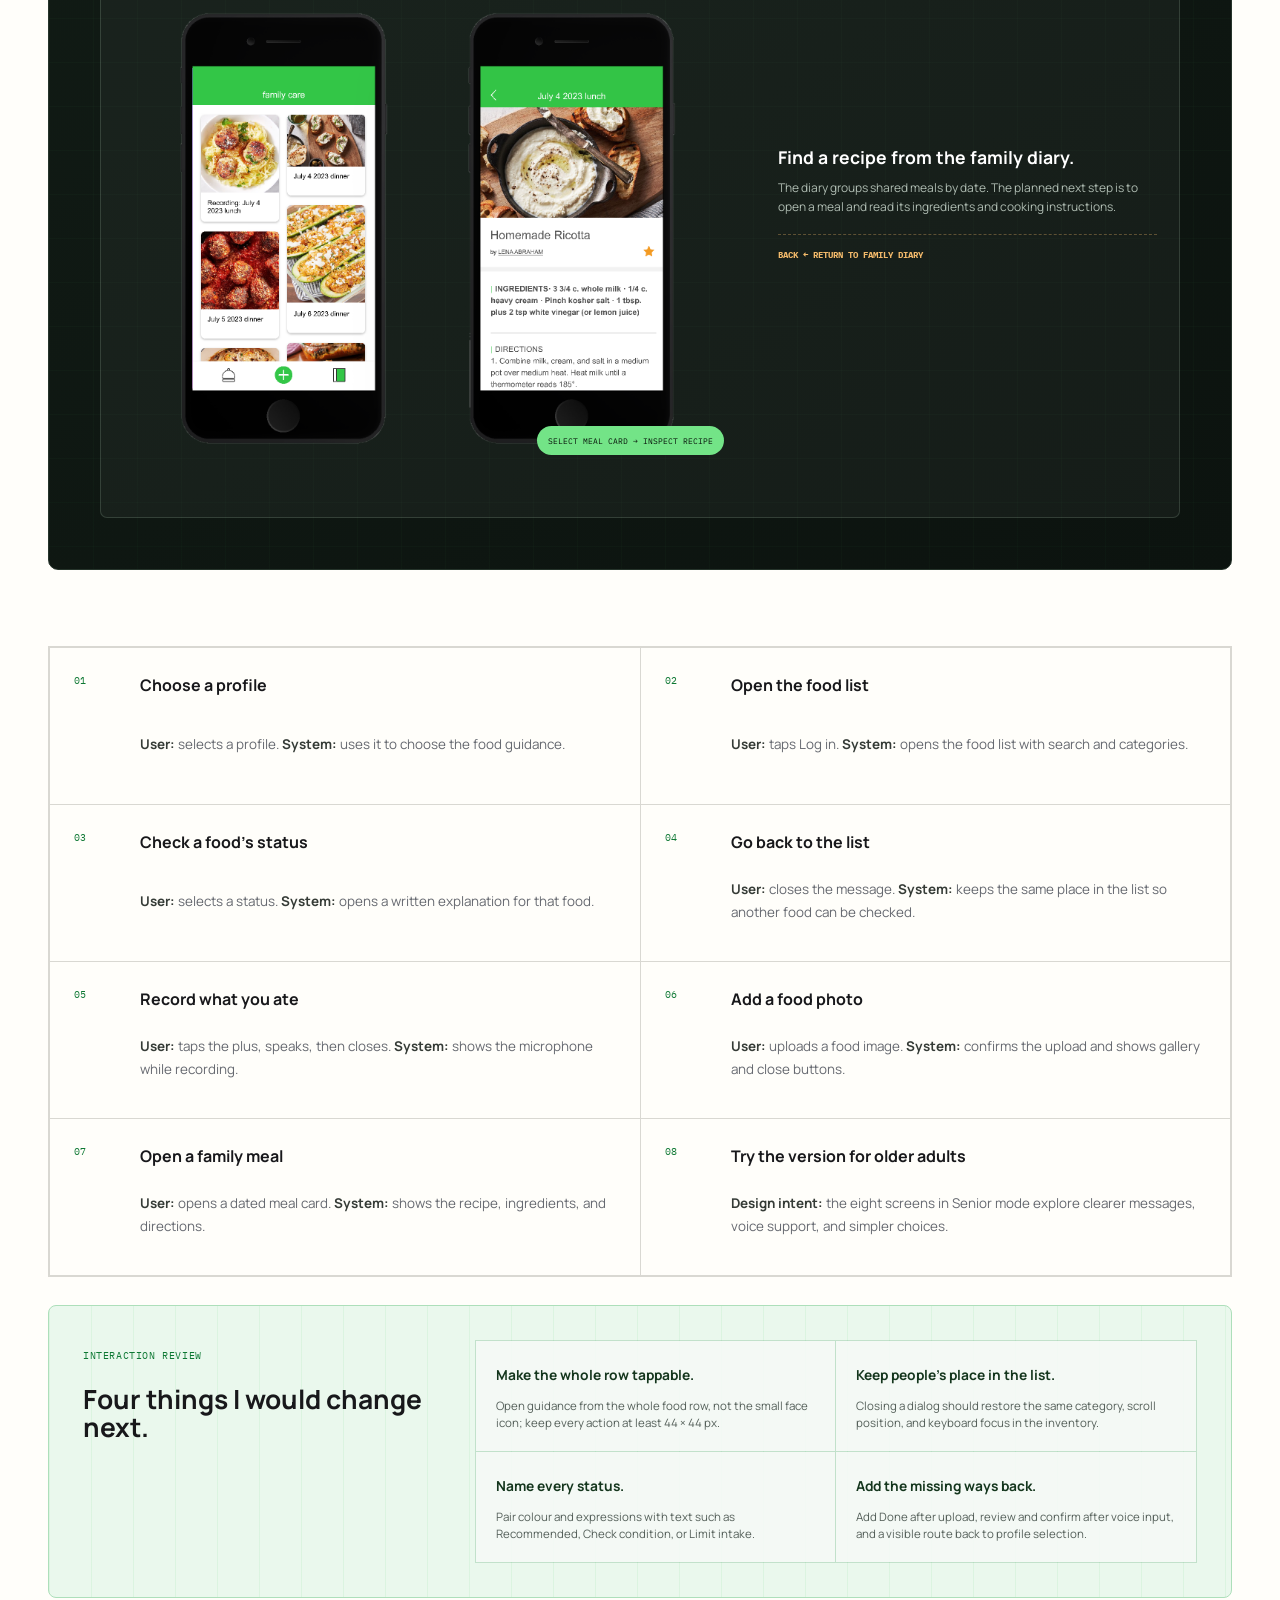
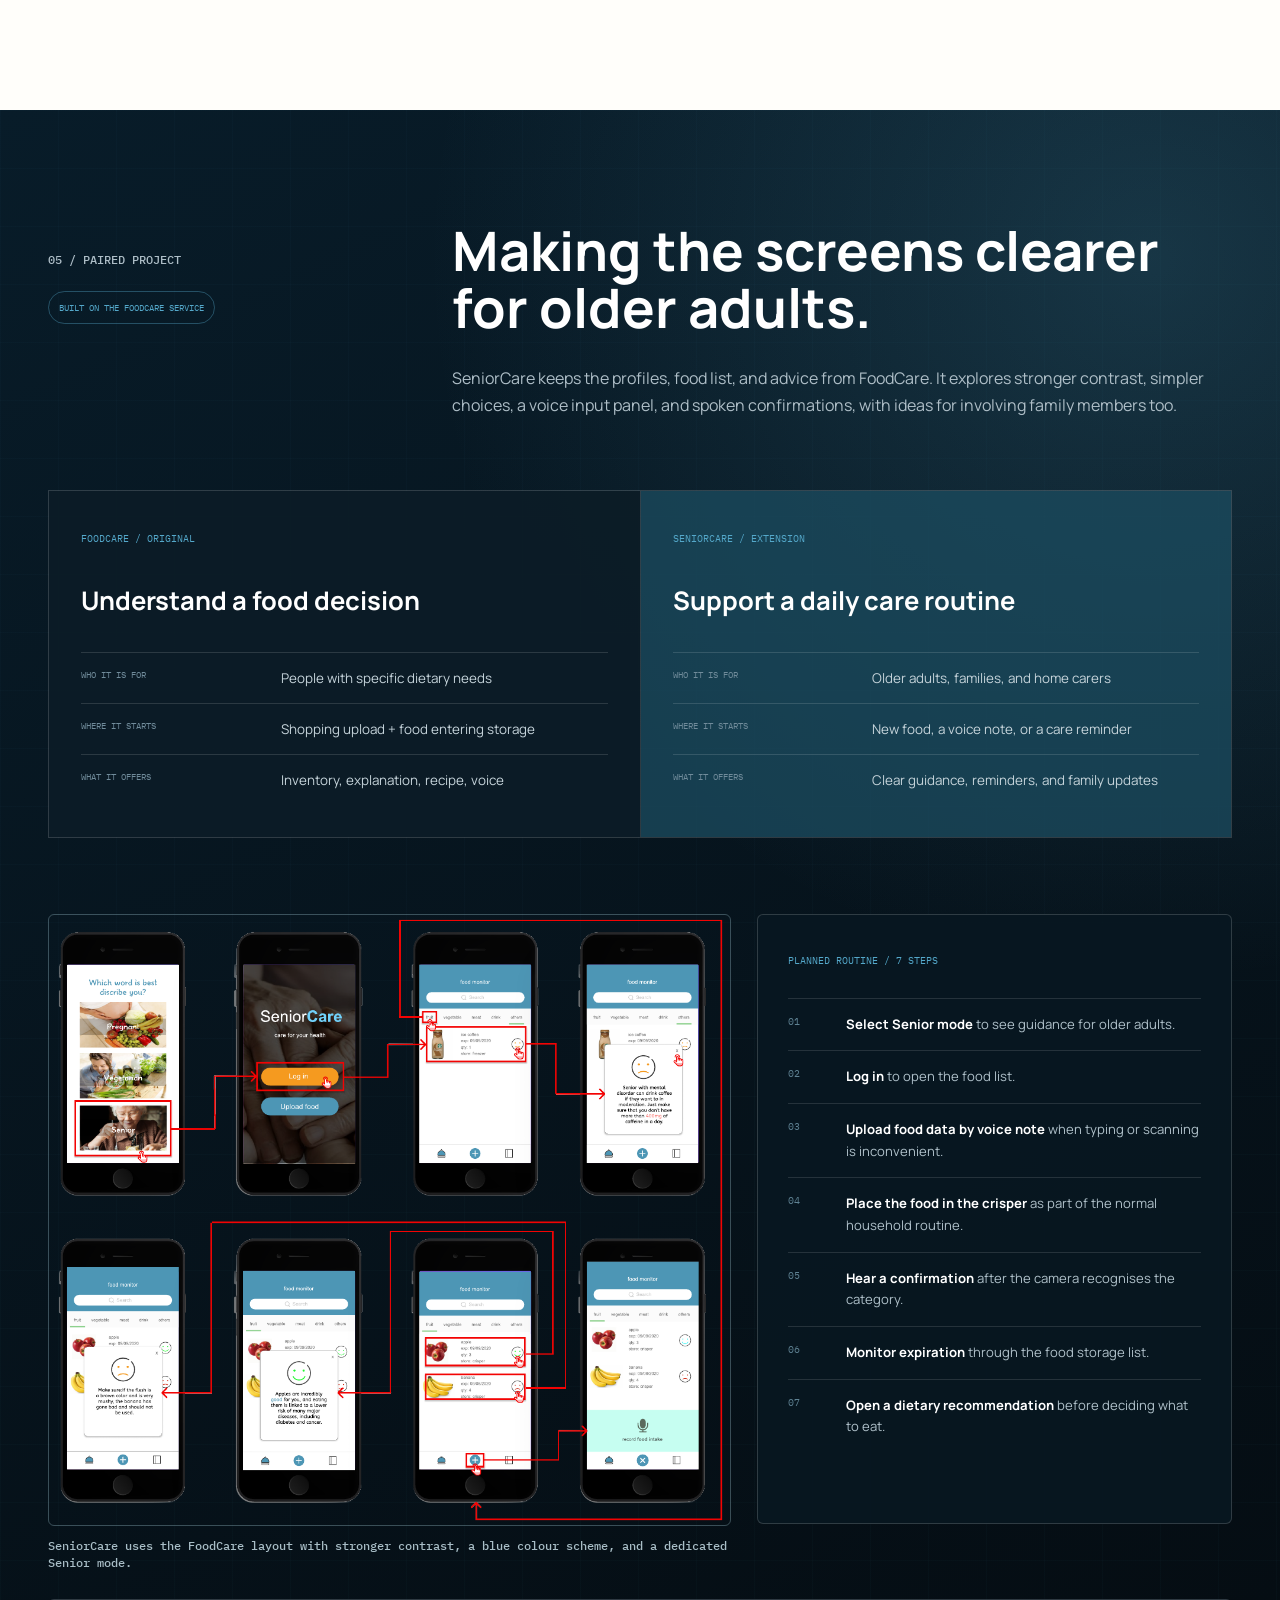
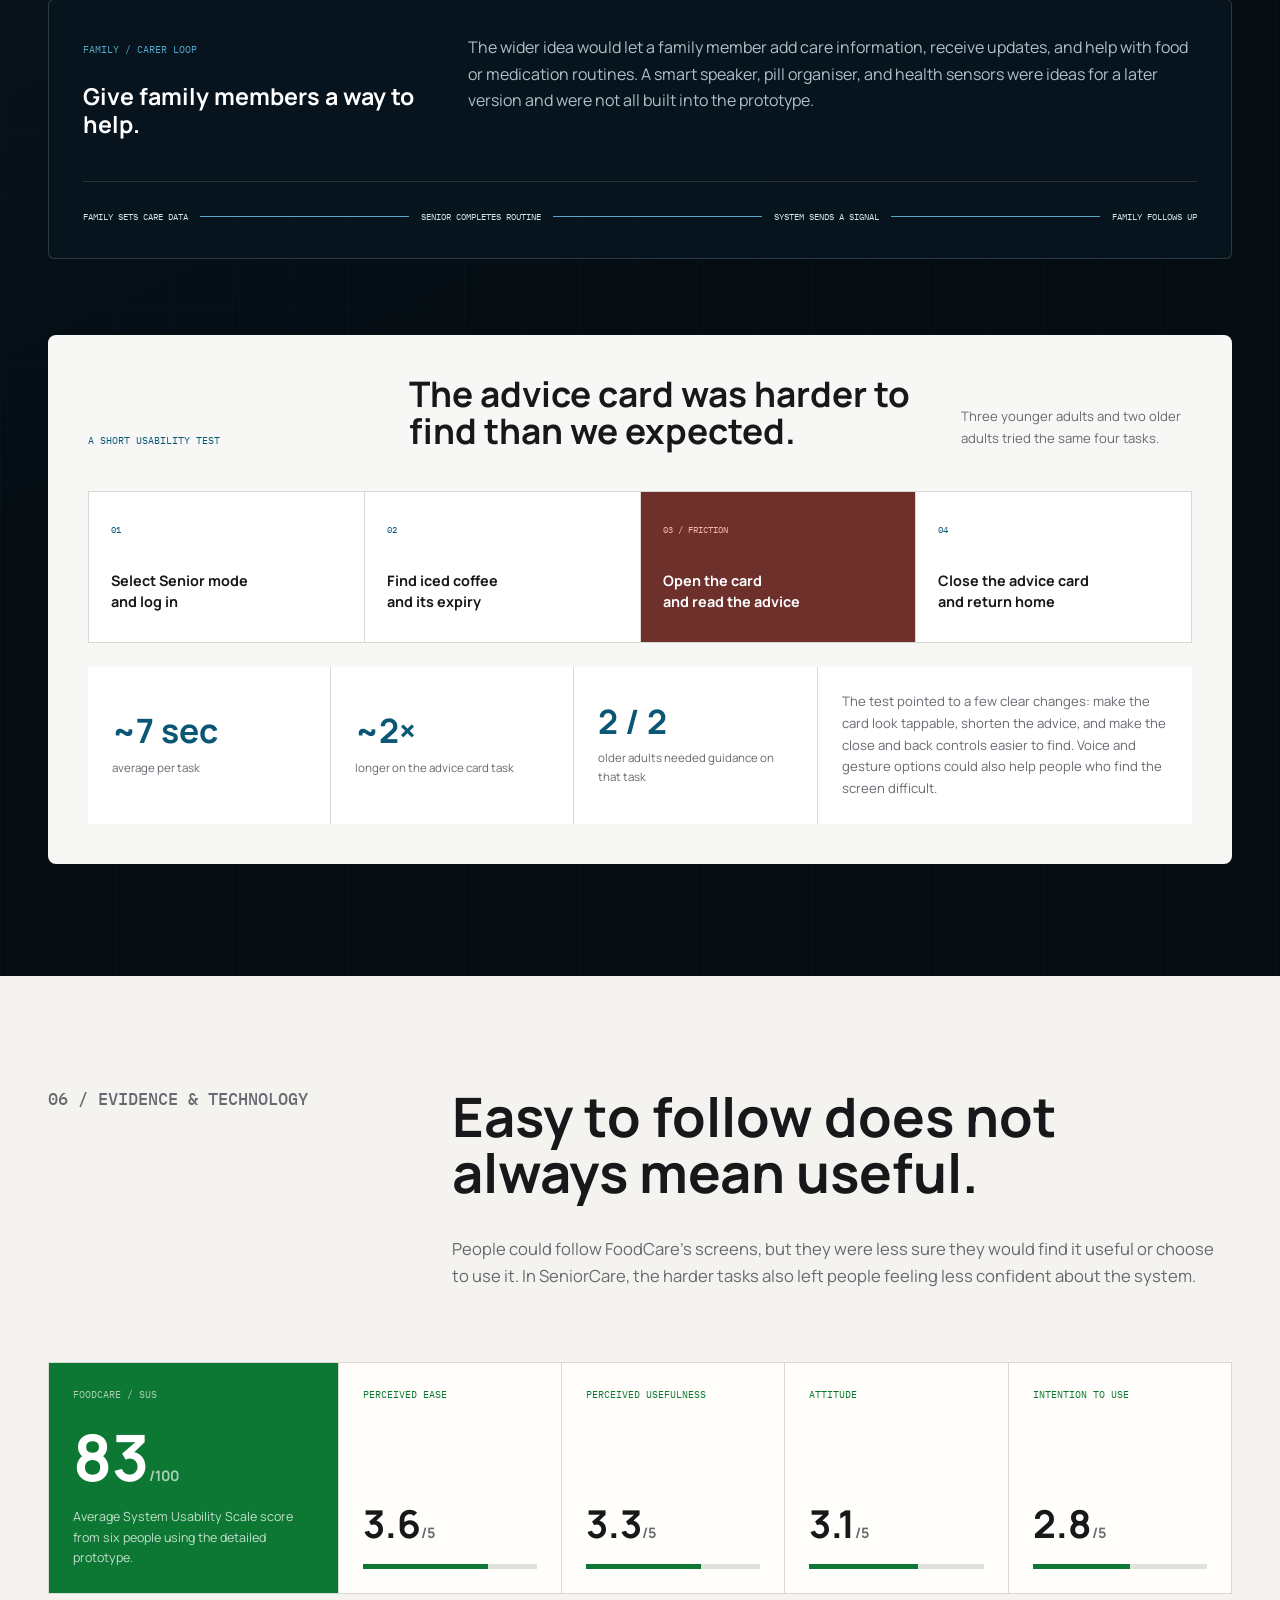
<file: portfolio/projects/foodcare/index.html>
<!doctype html>
<html lang="en">

<head>
    <meta charset="utf-8">
    <meta name="viewport" content="width=device-width, initial-scale=1">
    <meta name="referrer" content="strict-origin-when-cross-origin">
    <meta name="description"
        content="FoodCare uses a camera and an app to help people keep track of food at home. SeniorCare explores the same idea for older adults and their families.">
    <meta property="og:title" content="FoodCare + SeniorCare | Liqian You">
    <meta property="og:description"
        content="See how FoodCare recognises food and lets people check what the app suggests.">
    <meta property="og:type" content="website">
    <meta property="og:image"
        content="https://liqianyouy.github.io/Homepage/portfolio/assets/images/foodcare/hero-banner.jpg">
    <link rel="canonical" href="https://liqianyouy.github.io/Homepage/portfolio/projects/foodcare/">
    <link rel="icon" href="../../assets/images/favicon-yl.svg" type="image/svg+xml">
    <title>FoodCare + SeniorCare | Liqian You</title>
    <link rel="preconnect" href="https://fonts.googleapis.com">
    <link rel="preconnect" href="https://fonts.gstatic.com" crossorigin>
    <link
        href="https://fonts.googleapis.com/css2?family=IBM+Plex+Mono:wght@500&amp;family=Manrope:wght@400;600;700;800&amp;display=swap"
        rel="stylesheet">
    <link rel="stylesheet" href="../../assets/css/site.css?v=20260727-3">
    <link rel="stylesheet" href="../../assets/css/home-intro.css?v=20260906-3">
    <link rel="stylesheet" href="../../assets/css/page-navigation.css?v=20260906-1">
</head>

<body class="project-body foodcare-page">
    <a class="skip-link" href="#case-content">Skip to case study</a>

    <header class="global-header intro-nav subpage-nav"><div class="global-header-inner"><a class="global-brand" href="../../" aria-label="YL home"><svg class="global-yl" viewBox="0 0 56 42" fill="none" aria-hidden="true"><path d="M5 5 16 20 27 5M16 20v17M34 5v32h17" stroke="currentColor" stroke-width="3.4" stroke-linecap="square" stroke-linejoin="miter"/></svg></a><nav class="global-nav" aria-label="Main navigation"><a class="site-action" href="../../#work">Work</a><a class="site-action" href="../../#interactive-title">Playground</a><a class="site-action" href="../../#profile">About</a></nav><a class="site-action global-contact" href="../../#contact">Let’s talk</a></div></header>

    <header class="case-hero case-hero--foodcare">
        <div class="foodcare-hero-product" aria-hidden="true">
            <div class="foodcare-phone foodcare-phone--hero">
                <div class="foodcare-phone__screen">
                    <div class="foodcare-ui-status">
                        <span>FoodCare</span>
                        <small>HOME / ONLINE</small>
                    </div>
                    <div class="foodcare-ui-hero">
                        <span class="foodcare-ui-eyebrow">Vegetarian care</span>
                        <strong>Your food,<br>explained.</strong>
                        <small>2 items recognised</small>
                    </div>
                    <div class="foodcare-ui-card">
                        <span class="foodcare-ui-food">APPLE</span>
                        <strong>Good choice</strong>
                        <small>Fresh · crisper · 3 items</small>
                    </div>
                    <div class="foodcare-ui-card foodcare-ui-card--warning">
                        <span class="foodcare-ui-food">PEPPERONI PIZZA</span>
                        <strong>Review intake</strong>
                        <small>Open the reason before deciding</small>
                    </div>
                    <div class="foodcare-ui-voice">VOICE FEEDBACK READY</div>
                </div>
            </div>
            <div class="foodcare-hero-signal">
                <span>AI CAMERA</span>
                <i></i>
                <span>CARE PROFILE</span>
                <i></i>
                <span>EXPLAINED RESPONSE</span>
            </div>
        </div>

        <div class="shell case-hero-inner">
            <p class="case-kicker">Food at home / Camera and app / 2020 to 2024</p>
            <h1 class="case-title">FoodCare</h1>
            <p class="case-series">and <strong>SeniorCare</strong>, a version for older adults</p>
            <p class="case-lede">
                FoodCare uses a camera to recognise food and an app to explain what it finds. I worked on the research, screens, and prototypes, then explored how SeniorCare could make the idea easier for older adults to use.
            </p>
            <div class="action-row">
                <a class="button button-primary" href="#flow">See how it works</a>
                <a class="button button-secondary" href="#prototype">Try the prototype</a>
            </div>
            <dl class="case-meta">
                <div>
                    <dt>Problem</dt>
                    <dd>Understanding food choices at home</dd>
                </div>
                <div>
                    <dt>Role</dt>
                    <dd>Research, interface design, prototyping</dd>
                </div>
                <div>
                    <dt>System</dt>
                    <dd>Mobile app, camera, audio</dd>
                </div>
                <div>
                    <dt>Evaluation</dt>
                    <dd>Surveys, usability tests, task timing</dd>
                </div>
            </dl>
        </div>
    </header>

    <nav class="case-toc" aria-label="In this project">
        <div class="shell case-toc-inner">
            <a href="#process">Process</a>
            <a href="#system">System</a>
            <a href="#flow">Flow</a>
            <a href="#seniorcare">SeniorCare</a>
            <a href="#evidence">Evidence</a>
        </div>
    </nav>

    <main id="case-content">
        <section class="case-section case-section--paper foodcare-brief" id="brief">
            <div class="shell">
                <div class="case-intro-grid">
                    <p class="section-index">01 / Problem</p>
                    <div>
                        <h2>Recognising a food is only part of the story.</h2>
                        <p>
                            Choosing what to eat can take extra thought during pregnancy, when following a vegetarian diet, or when managing health needs later in life. People need to know why a food is suggested and whether the information is reliable.
                        </p>
                        <p>
                            The idea was to recognise food as it went into storage, then show advice based on the person’s chosen profile. In the research, people wanted clear explanations, reliable information, and a say in how their data was used.
                        </p>
                    </div>
                </div>

                <blockquote class="foodcare-design-question">
                    <span>Design question</span>
                    <p>Could a camera help people keep track of food while leaving them in charge of what to eat?</p>
                </blockquote>

                <div class="fact-grid foodcare-fact-grid">
                    <article>
                        <strong>03</strong>
                        <h3>Care profiles</h3>
                        <p>The pregnancy, vegetarian, and senior profiles offer different guidance for the same food.</p>
                    </article>
                    <article>
                        <strong>02</strong>
                        <h3>Parts of the prototype</h3>
                        <p>A camera prototype recognises food, while the app shows the results.</p>
                    </article>
                    <article>
                        <strong>06</strong>
                        <h3>FoodCare participants</h3>
                        <p>Questionnaires and timed tasks helped us learn whether people understood the app and would want to use it.</p>
                    </article>
                </div>
            </div>
        </section>

        <section class="case-section case-section--white foodcare-process-section" id="process">
            <div class="shell">
                <div class="case-intro-grid">
                    <p class="section-index">02 / Design process</p>
                    <div>
                        <h2>From research notes to screens people could try.</h2>
                        <p>
                            The design began with surveys and interviews, followed by sketches, screen layouts, and a clickable Figma prototype. The available records do not include every early screen. The wireframes and intermediate stage shown below are reconstructed from the original records; the integrated hardware build was still planned at that stage.
                        </p>
                    </div>
                </div>

                <div class="foodcare-process-scope" aria-label="Design process evidence">
                    <article><span>DISCOVERY</span><strong>189</strong><p>survey responses gathered across 10 days</p></article>
                    <article><span>QUALITATIVE</span><strong>05</strong><p>interviews about everyday needs</p></article>
                    <article><span>INTERFACE</span><strong>19</strong><p>FoodCare and SeniorCare screen states reviewed</p></article>
                    <article><span>EVALUATION</span><strong>05</strong><p>participants completed four prototype tasks</p></article>
                </div>

                <ol class="foodcare-process-stages" aria-label="FoodCare design stages">
                    <li class="foodcare-process-stage foodcare-process-stage--idea">
                        <header class="foodcare-process-stage__head">
                            <span>01 / IDEA GENERATION</span>
                            <em>DOCUMENTED</em>
                        </header>
                        <figure class="foodcare-process-artifact foodcare-process-artifact--mindmap">
                            <img src="../../assets/images/foodcare/process-idea-mindmap.png"
                                alt="SeniorCare mind map covering everyday needs, food, health, voice guidance, and family support"
                                loading="lazy" decoding="async">
                            <figcaption>Ideas drawn from surveys and interviews · research paper p.9</figcaption>
                        </figure>
                        <div class="foodcare-process-stage__copy">
                            <h3>Find the everyday needs behind the idea.</h3>
                            <p>
                                The surveys and interviews brought up food, ageing at home, family support, and privacy. We mapped who might need help, what their days looked like, and what they would want to know about the system.
                            </p>
                            <dl>
                                <div><dt>Input</dt><dd>189 survey responses + 5 interviews</dd></div>
                                <div><dt>Tension</dt><dd>Saving effort while keeping information reliable and private</dd></div>
                                <div><dt>Decision</dt><dd>Explain what the camera finds so people can check it</dd></div>
                            </dl>
                        </div>
                    </li>

                    <li class="foodcare-process-stage foodcare-process-stage--low">
                        <header class="foodcare-process-stage__head">
                            <span>02 / EARLY WIREFRAMES</span>
                            <em>DOCUMENTED + RECONSTRUCTED</em>
                        </header>
                        <figure class="foodcare-process-artifact foodcare-process-artifact--wireframe">
                            <div class="foodcare-lowfi-canvas" role="img"
                                aria-label="Reconstructed monochrome wireframes showing care profile selection, inventory, and an explanation dialog">
                                <div class="foodcare-lowfi-phone">
                                    <i></i><b></b><b></b><b></b><small>PROFILE</small>
                                </div>
                                <span aria-hidden="true">→</span>
                                <div class="foodcare-lowfi-phone foodcare-lowfi-phone--list">
                                    <i></i><b></b><b></b><small>INVENTORY</small>
                                </div>
                                <span aria-hidden="true">→</span>
                                <div class="foodcare-lowfi-phone foodcare-lowfi-phone--dialog">
                                    <i></i><b></b><small>REASON</small>
                                </div>
                            </div>
                            <figcaption>Recreated for this portfolio from descriptions in the paper; the original wireframe exports are unavailable</figcaption>
                        </figure>
                        <div class="foodcare-process-stage__copy">
                            <h3>Work out the steps before adding colour.</h3>
                            <p>
                                The early prototype tested a simple sequence: choose a profile, open the food list, find an item, read the explanation, and return to the list.
                            </p>
                            <dl>
                                <div><dt>Question</dt><dd>Can a user predict what happens after selecting a food?</dd></div>
                                <div><dt>Kept</dt><dd>The food list as the main screen</dd></div>
                                <div><dt>Refined</dt><dd>Explanations with a clear way back to the list</dd></div>
                            </dl>
                        </div>
                    </li>

                    <li class="foodcare-process-stage foodcare-process-stage--mid">
                        <header class="foodcare-process-stage__head">
                            <span>03 / ADDING DETAIL</span>
                            <em>ARCHIVE RECONSTRUCTION</em>
                        </header>
                        <figure class="foodcare-process-artifact foodcare-process-artifact--mid">
                            <img src="../../assets/images/foodcare/interface-flow.jpg"
                                alt="Archived FoodCare interface flow showing inventory states, warnings, recipe menu and detail, QR upload, success, settings, and profile selection"
                                loading="lazy" decoding="async">
                            <figcaption>Original screen map with food examples, labels, navigation, and messages</figcaption>
                        </figure>
                        <div class="foodcare-process-stage__copy">
                            <h3>Use real food examples to find missing steps.</h3>
                            <p>
                                This screen map shows a stage between the first wireframes and the clickable design. Food examples helped us work through warnings, suggestions, photo and QR uploads, confirmation messages, recipes, and the way back home.
                            </p>
                            <dl>
                                <div><dt>Added</dt><dd>Food names, categories, dates, quantities, and storage locations</dd></div>
                                <div><dt>Expanded</dt><dd>Uploads, confirmations, recipes, and family views</dd></div>
                                <div><dt>Checked</dt><dd>Where each task starts, what it shows, and how to get back</dd></div>
                            </dl>
                        </div>
                    </li>

                    <li class="foodcare-process-stage foodcare-process-stage--high">
                        <header class="foodcare-process-stage__head">
                            <span>04 / CLICKABLE PROTOTYPE</span>
                            <em>BUILT + CLICKABLE</em>
                        </header>
                        <figure class="foodcare-process-artifact foodcare-process-artifact--high">
                            <img src="../../assets/images/foodcare/figma-flow-profile-to-guidance-cutout.png"
                                alt="Detailed FoodCare Figma screens showing profile selection, entry, the food list, and dietary guidance"
                                loading="lazy" decoding="async">
                            <figcaption>Original Figma design with profiles, food lists, explanations, voice input, uploads, and recipes</figcaption>
                        </figure>
                        <div class="foodcare-process-stage__copy">
                            <h3>Add colour and connect the screens.</h3>
                            <p>
                                FoodCare uses green for selected options, orange for the main entry button, and mint for the voice input design. Explanations open over the food list. SeniorCare uses the same layout in blue. The clickable screens let people try the profiles, food advice, and voice recording panel.
                            </p>
                            <dl>
                                <div><dt>FoodCare</dt><dd>11 screen states + a materials study</dd></div>
                                <div><dt>SeniorCare</dt><dd>8 connected screen states</dd></div>
                                <div><dt>Boundary</dt><dd>Clickable interface; the complete system still needs testing</dd></div>
                            </dl>
                        </div>
                    </li>

                    <li class="foodcare-process-stage foodcare-process-stage--iterate">
                        <header class="foodcare-process-stage__head">
                            <span>05 / TEST + ITERATE</span>
                            <em>TESTED FINDINGS + NEXT</em>
                        </header>
                        <figure class="foodcare-process-artifact foodcare-process-artifact--iterate">
                            <img src="../../assets/images/foodcare/seniorcare-interaction-flow-cutout.png"
                                alt="SeniorCare interaction sequence showing profile selection, login, inventory, food guidance dialogs, and voice input"
                                loading="lazy" decoding="async">
                            <figcaption>SeniorCare adapts FoodCare for older adults with clearer contrast and a voice input design</figcaption>
                        </figure>
                        <div class="foodcare-process-stage__copy">
                            <h3>Watch where people get stuck.</h3>
                            <p>
                                Five people tried four tasks. Opening the food advice took the longest: 13 seconds on average, and 15 seconds for the two older participants. Both older adults needed someone to show them where to tap.
                            </p>
                            <dl>
                                <div><dt>Prototype response</dt><dd>Stronger contrast in Senior mode and a voice input panel</dd></div>
                                <div><dt>Observed gap</dt><dd>The small face icon did not look like something to tap</dd></div>
                                <div><dt>Next iteration</dt><dd>Let people tap the whole row and add words to explain each status</dd></div>
                            </dl>
                        </div>
                    </li>
                </ol>

                <section class="foodcare-iteration-log" aria-labelledby="foodcare-iteration-title">
                    <div class="foodcare-iteration-log__heading">
                        <span>CHANGES AND NEXT STEPS</span>
                        <h3 id="foodcare-iteration-title">What we changed and what still needs work.</h3>
                        <p>The table shows which changes reached the prototype and which still need to be built and tested.</p>
                    </div>
                    <div class="foodcare-iteration-table-wrap">
                        <table>
                            <thead><tr><th>What we learned</th><th>Design response</th><th>Status</th></tr></thead>
                            <tbody>
                                <tr><td>People could not see why advice was given</td><td>Add a written explanation for each food status</td><td><span>Implemented</span></td></tr>
                                <tr><td>Older adults requested fewer words and voice support</td><td>Blue Senior mode and a voice recording panel</td><td><span>Prototyped</span></td></tr>
                                <tr><td>Recommendation task averaged 13 s; older users averaged 15 s</td><td>Make the whole row clickable, explain the status in words, and return focus when it closes</td><td><span class="foodcare-status-next">Next / not retested</span></td></tr>
                                <tr><td>The network connection made cloud speech unreliable</td><td>Play recorded messages through the MP3 module in the working prototype</td><td><span>Implemented fallback</span></td></tr>
                            </tbody>
                        </table>
                    </div>
                </section>

                <section class="foodcare-prototype-lab" id="prototype" aria-labelledby="foodcare-prototype-title">
                    <div class="foodcare-prototype-lab__heading">
                        <div>
                            <span>LIVE / FIGMA PROTOTYPE</span>
                            <h3 id="foodcare-prototype-title">Try the SeniorCare prototype.</h3>
                            <p>
                                This original Figma prototype has eight connected screens in the <em>senior interaction</em> page. Choose a profile, open the food list, and try the buttons.
                            </p>
                        </div>
                        <ol>
                            <li><span>01</span><p>Choose <strong>Senior</strong></p></li>
                            <li><span>02</span><p>Tap <strong>Log in</strong></p></li>
                            <li><span>03</span><p>Open a food status or the <strong>+</strong> action</p></li>
                            <li><span>04</span><p>Close the dialog or voice panel to return</p></li>
                        </ol>
                    </div>
                    <div class="foodcare-figma-embed">
                        <iframe
                            src="https://embed.figma.com/proto/KrtGE2JUTzwwHdfV3zV3BL/FoodCare?node-id=1532-1219&amp;starting-point-node-id=1532%3A1219&amp;scaling=scale-down&amp;content-scaling=fixed&amp;embed-host=share"
                            title="Interactive FoodCare and SeniorCare Figma prototype"
                            loading="lazy"
                            allow="fullscreen"
                            allowfullscreen></iframe>
                    </div>
                    <div class="foodcare-prototype-lab__footer">
                        <p><strong>About this demo:</strong> you can try the screens and transitions here. It does not demonstrate the camera’s accuracy or the reliability of dietary advice.</p>
                        <div>
                            <a class="text-link"
                                href="https://www.figma.com/proto/KrtGE2JUTzwwHdfV3zV3BL/FoodCare?node-id=1532-1219&amp;starting-point-node-id=1532%3A1219&amp;scaling=scale-down&amp;content-scaling=fixed"
                                target="_blank" rel="noreferrer">Open the full prototype ↗</a>
                            <a class="text-link"
                                href="https://www.figma.com/design/KrtGE2JUTzwwHdfV3zV3BL/FoodCare?node-id=1532-1219&amp;p=f"
                                target="_blank" rel="noreferrer">Open source file ↗</a>
                        </div>
                    </div>
                </section>
            </div>
        </section>

        <section class="case-section case-section--dark foodcare-system-section" id="system">
            <div class="shell">
                <div class="case-heading">
                    <p class="section-index">03 / System</p>
                    <div>
                        <h2>Follow the food from delivery to the fridge.</h2>
                        <p class="case-heading-copy">
                            The camera identifies a food, the chosen profile determines which guidance to show, and the app explains the suggestion so the person can decide what to do.
                        </p>
                    </div>
                </div>

                <figure class="foodcare-paper-prototype">
                    <div class="foodcare-paper-prototype__image">
                        <img src="../../assets/images/foodcare/paper-prototype-system-storyboard.jpg"
                            alt="FoodCare storyboard showing a shopping list, grocery upload, profile selection, delivery, camera recognition, fridge storage, and spoken feedback"
                            loading="lazy" decoding="async">
                    </div>
                    <figcaption>
                        <div class="foodcare-paper-prototype__copy">
                            <span>EARLY PAPER PROTOTYPE / SYSTEM STORYBOARD</span>
                            <h3>Draw the whole journey before building it.</h3>
                            <p>
                                The paper storyboard follows a shopping list and delivery through to food storage and a spoken response. It helped us work out what the person, app, and camera each needed to do before building the screens and Raspberry Pi prototype.
                            </p>
                            <small>An early concept sketch; this sequence was not tested with users.</small>
                        </div>
                        <ol class="foodcare-paper-prototype__steps" aria-label="Paper prototype sequence">
                            <li><span>01</span><strong>Shopping list</strong></li>
                            <li><span>02</span><strong>Upload data</strong></li>
                            <li><span>03</span><strong>Choose profile</strong></li>
                            <li><span>04</span><strong>Receive parcel</strong></li>
                            <li><span>05</span><strong>Detect food</strong></li>
                            <li><span>06</span><strong>Store + review</strong></li>
                            <li><span>07</span><strong>Voice feedback</strong></li>
                        </ol>
                    </figcaption>
                </figure>

                <ol class="foodcare-system-map" aria-label="FoodCare system architecture">
                    <li>
                        <span class="foodcare-system-map__number">01 / INPUT</span>
                        <strong>Bring in shopping data</strong>
                        <p>Link an online grocery list, choose a photo, or scan a QR code for the list.</p>
                        <small>CHOOSE WHAT TO SHARE</small>
                    </li>
                    <li>
                        <span class="foodcare-system-map__number">02 / SENSE</span>
                        <strong>Watch food enter the crisper</strong>
                        <p>A Raspberry Pi 4, camera, and two servos follow an item as it enters storage.</p>
                        <small>CAMERA HARDWARE</small>
                    </li>
                    <li>
                        <span class="foodcare-system-map__number">03 / RECOGNISE</span>
                        <strong>Identify the category</strong>
                        <p>OpenCV handles the camera stream; a TensorFlow Lite model supports food detection.</p>
                        <small>COMPUTER VISION</small>
                    </li>
                    <li>
                        <span class="foodcare-system-map__number">04 / INTERPRET</span>
                        <strong>Use the chosen profile</strong>
                        <p>The app uses the profile alongside the food, quantity, expiry date, storage location, and dietary information.</p>
                        <small>GUIDANCE FOR EACH PROFILE</small>
                    </li>
                    <li>
                        <span class="foodcare-system-map__number">05 / RESPOND</span>
                        <strong>Explain, then suggest</strong>
                        <p>The app shows a reason and recipe; an MP3 module can play a preloaded voice response.</p>
                        <small>READ OR HEAR THE EXPLANATION</small>
                    </li>
                </ol>

                <div class="foodcare-system-notes">
                    <article>
                        <span>Prototype boundary</span>
                        <p>We tried Google Cloud Speech, but the network connection was unreliable. The working prototype used recorded audio messages instead.</p>
                    </article>
                    <article>
                        <span>What still needs checking</span>
                        <p>This is a research prototype. The dietary information and food recognition would need professional testing before people could rely on it at home.</p>
                    </article>
                </div>
            </div>
        </section>

        <section class="case-section case-section--white foodcare-flow-section" id="flow">
            <div class="shell">
                <div class="case-intro-grid">
                    <p class="section-index">04 / Interaction flow</p>
                    <div>
                        <h2>Start with the food list, then choose what you need.</h2>
                        <p>
                            This map brings together the three pages in the original Figma file: <em>Vege</em>, <em>senior interaction</em>, and <em>Senior</em>. Solid lines show working links. Dashed lines show possible next steps that were drawn but not connected in the prototype.
                        </p>
                    </div>
                </div>

                <figure class="foodcare-figma-flow" aria-labelledby="foodcare-figma-flow-title">
                    <figcaption class="foodcare-figma-flow__heading">
                        <div>
                            <span>FIGMA REVIEW / 3 PAGES</span>
                            <h3 id="foodcare-figma-flow-title">From choosing a profile to finding a recipe</h3>
                            <p>Most tasks return to the food list. The family view also leads to shared meals and recipes.</p>
                        </div>
                        <div class="foodcare-flow-legend" aria-label="Connector legend">
                            <span><i class="foodcare-flow-key foodcare-flow-key--solid"></i>Linked in prototype</span>
                            <span><i class="foodcare-flow-key foodcare-flow-key--dashed"></i>Possible next step</span>
                        </div>
                    </figcaption>

                    <ul class="foodcare-flow-pages" aria-label="Figma pages reviewed">
                        <li><span>VEGE</span><strong>11 screen states</strong><small>Main journey, four related tasks, and a materials sheet</small></li>
                        <li><span>SENIOR INTERACTION</span><strong>8 linked screen states</strong><small>Study of Senior mode</small></li>
                        <li><span>SENIOR</span><strong>Prototype + material</strong><small>Related ideas and interface elements</small></li>
                    </ul>

                    <div class="foodcare-flow-section-label">
                        <span>CORE JOURNEY</span>
                        <small>Confirmed interaction path</small>
                    </div>

                    <div class="foodcare-flow-core" aria-label="Core FoodCare journey">
                        <article class="foodcare-flow-node">
                            <div class="foodcare-flow-screen foodcare-flow-screen--a1" role="img"
                                aria-label="Figma screen 1: choose Pregnant, Vegetarian, or Senior profile"></div>
                            <div class="foodcare-flow-node__copy">
                                <span>01 / PROFILE</span>
                                <h4>Choose a profile</h4>
                                <p>Choose Pregnant, Vegetarian, or Senior to see the matching guidance.</p>
                            </div>
                        </article>

                        <div class="foodcare-flow-connector foodcare-flow-connector--solid" aria-hidden="true">
                            <span>Select profile</span>
                        </div>

                        <article class="foodcare-flow-node">
                            <div class="foodcare-flow-screen foodcare-flow-screen--a2" role="img"
                                aria-label="Figma screen 2: VegeCare entry with Log in and Upload food actions"></div>
                            <div class="foodcare-flow-node__copy">
                                <span>02 / ENTRY</span>
                                <h4>Choose how to enter</h4>
                                <p><strong>Log in</strong> opens the food list. <strong>Upload food</strong> starts a separate upload.</p>
                            </div>
                        </article>

                        <div class="foodcare-flow-connector foodcare-flow-connector--solid" aria-hidden="true">
                            <span>Tap Log in</span>
                        </div>

                        <article class="foodcare-flow-node foodcare-flow-node--hub">
                            <div class="foodcare-flow-screen foodcare-flow-screen--a3" role="img"
                                aria-label="Figma screen 3: food monitor showing pepperoni pizza, expiry, quantity, storage, and status"></div>
                            <div class="foodcare-flow-node__copy">
                                <span>03 / INVENTORY HUB</span>
                                <h4>Find a food and check its details</h4>
                                <p>Search or choose a category to see a food’s expiry date, quantity, storage location, and status.</p>
                            </div>
                        </article>
                    </div>

                    <div class="foodcare-flow-branch-marker" aria-hidden="true">
                        <span>FROM THE HUB</span>
                    </div>

                    <div class="foodcare-flow-branches">
                        <article class="foodcare-flow-branch foodcare-flow-branch--guidance">
                            <div class="foodcare-flow-branch__head">
                                <span>A / INTERPRET STATUS</span>
                                <small><i class="foodcare-flow-key foodcare-flow-key--solid"></i>Visible links</small>
                            </div>
                            <div class="foodcare-outcome-gallery" aria-label="Three guidance outcomes in the Figma prototype">
                                <figure>
                                    <div class="foodcare-flow-screen foodcare-flow-screen--a4" role="img"
                                        aria-label="Dietary conflict warning for pepperoni pizza"></div>
                                    <figcaption>Diet conflict</figcaption>
                                </figure>
                                <figure>
                                    <div class="foodcare-flow-screen foodcare-flow-screen--b5" role="img"
                                        aria-label="Spoilage warning for a brown and mushy banana"></div>
                                    <figcaption>Spoilage risk</figcaption>
                                </figure>
                                <figure>
                                    <div class="foodcare-flow-screen foodcare-flow-screen--b6" role="img"
                                        aria-label="Positive nutrition feedback for apples"></div>
                                    <figcaption>Nutrition benefit</figcaption>
                                </figure>
                            </div>
                            <div class="foodcare-flow-branch__copy">
                                <h4>Tap a status to reveal the reason.</h4>
                                <p>Open a message to see why a food might not suit the profile, might be spoiled, or could be a good choice.</p>
                                <strong class="foodcare-flow-return">Close × → return to inventory</strong>
                            </div>
                        </article>

                        <article class="foodcare-flow-branch">
                            <div class="foodcare-flow-branch__head">
                                <span>B / RECORD INTAKE</span>
                                <small><i class="foodcare-flow-key foodcare-flow-key--solid"></i>Visible link</small>
                            </div>
                            <div class="foodcare-flow-pair">
                                <div class="foodcare-flow-screen foodcare-flow-screen--b7" role="img"
                                    aria-label="Inventory screen with apple and banana items"></div>
                                <span aria-hidden="true">+</span>
                                <div class="foodcare-flow-screen foodcare-flow-screen--b8" role="img"
                                    aria-label="Voice panel prompting the user to record food intake"></div>
                            </div>
                            <div class="foodcare-flow-branch__copy">
                                <h4>Tap the plus to record a voice note.</h4>
                                <p>The green plus opens the microphone panel, then becomes a close button so it is easy to return to the list.</p>
                                <strong class="foodcare-flow-return">Close × → return to inventory</strong>
                            </div>
                        </article>

                        <article class="foodcare-flow-branch">
                            <div class="foodcare-flow-branch__head">
                                <span>C / UPLOAD FOOD</span>
                                <small><i class="foodcare-flow-key foodcare-flow-key--dashed"></i>Connection still to build</small>
                            </div>
                            <div class="foodcare-flow-upload">
                                <div class="foodcare-flow-screen foodcare-flow-screen--b12" role="img"
                                    aria-label="Upload Successful confirmation screen with gallery and close actions"></div>
                            </div>
                            <div class="foodcare-flow-branch__copy">
                                <h4>See when an upload is finished.</h4>
                                <p>The confirmation screen offers a gallery button and a close button. Both are shown in the design, but their next screens are not linked.</p>
                                <strong class="foodcare-flow-return foodcare-flow-return--implied">Gallery / close → connection still to build</strong>
                            </div>
                        </article>

                        <article class="foodcare-flow-branch foodcare-flow-branch--family">
                            <div class="foodcare-flow-branch__head">
                                <span>D / FAMILY CARE</span>
                                <small><i class="foodcare-flow-key foodcare-flow-key--dashed"></i>Connection still to build</small>
                            </div>
                            <div class="foodcare-flow-family-media">
                                <img src="../../assets/images/foodcare/figma-flow-diary-to-recipe-cutout.png"
                                    alt="Figma screens showing a family meal diary beside a recipe"
                                    loading="lazy" decoding="async">
                                <span aria-hidden="true">Select meal card → inspect recipe</span>
                            </div>
                            <div class="foodcare-flow-branch__copy">
                                <h4>Find a recipe from the family diary.</h4>
                                <p>The diary groups shared meals by date. The planned next step is to open a meal and read its ingredients and cooking instructions.</p>
                                <strong class="foodcare-flow-return foodcare-flow-return--implied">Back ← return to family diary</strong>
                            </div>
                        </article>
                    </div>
                </figure>

                <ol class="foodcare-interaction-steps" aria-label="Detailed FoodCare user interaction flow">
                    <li><span>01</span><strong>Choose a profile</strong><p><b>User:</b> selects a profile. <b>System:</b> uses it to choose the food guidance.</p></li>
                    <li><span>02</span><strong>Open the food list</strong><p><b>User:</b> taps Log in. <b>System:</b> opens the food list with search and categories.</p></li>
                    <li><span>03</span><strong>Check a food’s status</strong><p><b>User:</b> selects a status. <b>System:</b> opens a written explanation for that food.</p></li>
                    <li><span>04</span><strong>Go back to the list</strong><p><b>User:</b> closes the message. <b>System:</b> keeps the same place in the list so another food can be checked.</p></li>
                    <li><span>05</span><strong>Record what you ate</strong><p><b>User:</b> taps the plus, speaks, then closes. <b>System:</b> shows the microphone while recording.</p></li>
                    <li><span>06</span><strong>Add a food photo</strong><p><b>User:</b> uploads a food image. <b>System:</b> confirms the upload and shows gallery and close buttons.</p></li>
                    <li><span>07</span><strong>Open a family meal</strong><p><b>User:</b> opens a dated meal card. <b>System:</b> shows the recipe, ingredients, and directions.</p></li>
                    <li><span>08</span><strong>Try the version for older adults</strong><p><b>Design intent:</b> the eight screens in Senior mode explore clearer messages, voice support, and simpler choices.</p></li>
                </ol>

                <aside class="foodcare-flow-review" aria-labelledby="foodcare-flow-review-title">
                    <div>
                        <span>INTERACTION REVIEW</span>
                        <h3 id="foodcare-flow-review-title">Four things I would change next.</h3>
                    </div>
                    <ol>
                        <li><strong>Make the whole row tappable.</strong><p>Open guidance from the whole food row, not the small face icon; keep every action at least 44 × 44 px.</p></li>
                        <li><strong>Keep people’s place in the list.</strong><p>Closing a dialog should restore the same category, scroll position, and keyboard focus in the inventory.</p></li>
                        <li><strong>Name every status.</strong><p>Pair colour and expressions with text such as Recommended, Check condition, or Limit intake.</p></li>
                        <li><strong>Add the missing ways back.</strong><p>Add Done after upload, review and confirm after voice input, and a visible route back to profile selection.</p></li>
                    </ol>
                </aside>
            </div>
        </section>

        <section class="case-section case-section--dark seniorcare-section" id="seniorcare">
            <div class="shell">
                <div class="seniorcare-heading">
                    <div>
                        <p class="section-index">05 / Paired project</p>
                        <span class="seniorcare-badge">Built on the FoodCare service</span>
                    </div>
                    <div>
                        <h2>Making the screens clearer for older adults.</h2>
                        <p>
                            SeniorCare keeps the profiles, food list, and advice from FoodCare. It explores stronger contrast, simpler choices, a voice input panel, and spoken confirmations, with ideas for involving family members too.
                        </p>
                    </div>
                </div>

                <div class="care-pair-grid">
                    <article>
                        <span>FOODCARE / ORIGINAL</span>
                        <h3>Understand a food decision</h3>
                        <dl>
                            <div><dt>Who it is for</dt><dd>People with specific dietary needs</dd></div>
                            <div><dt>Where it starts</dt><dd>Shopping upload + food entering storage</dd></div>
                            <div><dt>What it offers</dt><dd>Inventory, explanation, recipe, voice</dd></div>
                        </dl>
                    </article>
                    <article class="care-pair-grid__senior">
                        <span>SENIORCARE / EXTENSION</span>
                        <h3>Support a daily care routine</h3>
                        <dl>
                            <div><dt>Who it is for</dt><dd>Older adults, families, and home carers</dd></div>
                            <div><dt>Where it starts</dt><dd>New food, a voice note, or a care reminder</dd></div>
                            <div><dt>What it offers</dt><dd>Clear guidance, reminders, and family updates</dd></div>
                        </dl>
                    </article>
                </div>

                <div class="seniorcare-flow-grid">
                    <figure class="media-item seniorcare-flow-figure">
                        <div class="media-frame media-frame--interface">
                            <img src="../../assets/images/foodcare/seniorcare-interaction-flow-cutout.png"
                                alt="SeniorCare screens showing Senior mode, login, food storage, advice cards, and voice recording"
                                loading="lazy" decoding="async">
                        </div>
                        <figcaption class="caption">SeniorCare uses the FoodCare layout with stronger contrast, a blue colour scheme, and a dedicated Senior mode.</figcaption>
                    </figure>

                    <div class="seniorcare-user-flow">
                        <span class="seniorcare-user-flow__label">PLANNED ROUTINE / 7 STEPS</span>
                        <ol>
                            <li><span>01</span><p><strong>Select Senior mode</strong> to see guidance for older adults.</p></li>
                            <li><span>02</span><p><strong>Log in</strong> to open the food list.</p></li>
                            <li><span>03</span><p><strong>Upload food data by voice note</strong> when typing or scanning is inconvenient.</p></li>
                            <li><span>04</span><p><strong>Place the food in the crisper</strong> as part of the normal household routine.</p></li>
                            <li><span>05</span><p><strong>Hear a confirmation</strong> after the camera recognises the category.</p></li>
                            <li><span>06</span><p><strong>Monitor expiration</strong> through the food storage list.</p></li>
                            <li><span>07</span><p><strong>Open a dietary recommendation</strong> before deciding what to eat.</p></li>
                        </ol>
                    </div>
                </div>

                <div class="seniorcare-family-loop">
                    <div>
                        <span>FAMILY / CARER LOOP</span>
                        <h3>Give family members a way to help.</h3>
                    </div>
                    <p>
                        The wider idea would let a family member add care information, receive updates, and help with food or medication routines. A smart speaker, pill organiser, and health sensors were ideas for a later version and were not all built into the prototype.
                    </p>
                    <div class="seniorcare-family-loop__path" aria-label="SeniorCare family support loop">
                        <span>FAMILY SETS CARE DATA</span><i></i>
                        <span>SENIOR COMPLETES ROUTINE</span><i></i>
                        <span>SYSTEM SENDS A SIGNAL</span><i></i>
                        <span>FAMILY FOLLOWS UP</span>
                    </div>
                </div>

                <div class="seniorcare-evaluation">
                    <div class="seniorcare-evaluation__heading">
                        <span>A SHORT USABILITY TEST</span>
                        <h3>The advice card was harder to find than we expected.</h3>
                        <p>Three younger adults and two older adults tried the same four tasks.</p>
                    </div>
                    <ol class="seniorcare-task-flow">
                        <li><span>01</span><strong>Select Senior mode<br>and log in</strong></li>
                        <li><span>02</span><strong>Find iced coffee<br>and its expiry</strong></li>
                        <li class="seniorcare-task-flow__friction"><span>03 / FRICTION</span><strong>Open the card<br>and read the advice</strong></li>
                        <li><span>04</span><strong>Close the advice card<br>and return home</strong></li>
                    </ol>
                    <div class="seniorcare-evaluation__result">
                        <article><strong>~7 sec</strong><span>average per task</span></article>
                        <article><strong>~2×</strong><span>longer on the advice card task</span></article>
                        <article><strong>2 / 2</strong><span>older adults needed guidance on that task</span></article>
                        <p>
                            The test pointed to a few clear changes: make the card look tappable, shorten the advice, and make the close and back controls easier to find. Voice and gesture options could also help people who find the screen difficult.
                        </p>
                    </div>
                </div>
            </div>
        </section>

        <section class="case-section case-section--paper foodcare-evidence-section" id="evidence">
            <div class="shell">
                <div class="case-intro-grid">
                    <p class="section-index">06 / Evidence &amp; technology</p>
                    <div>
                        <h2>Easy to follow does not always mean useful.</h2>
                        <p>
                            People could follow FoodCare’s screens, but they were less sure they would find it useful or choose to use it. In SeniorCare, the harder tasks also left people feeling less confident about the system.
                        </p>
                    </div>
                </div>

                <div class="foodcare-research-dashboard">
                    <article class="foodcare-research-dashboard__lead">
                        <span>FOODCARE / SUS</span>
                        <strong>83<span>/100</span></strong>
                        <p>Average System Usability Scale score from six people using the detailed prototype.</p>
                    </article>
                    <article>
                        <span>PERCEIVED EASE</span>
                        <strong>3.6<span>/5</span></strong>
                        <i style="--score: 72%"></i>
                    </article>
                    <article>
                        <span>PERCEIVED USEFULNESS</span>
                        <strong>3.3<span>/5</span></strong>
                        <i style="--score: 66%"></i>
                    </article>
                    <article>
                        <span>ATTITUDE</span>
                        <strong>3.1<span>/5</span></strong>
                        <i style="--score: 62%"></i>
                    </article>
                    <article>
                        <span>INTENTION TO USE</span>
                        <strong>2.8<span>/5</span></strong>
                        <i style="--score: 56%"></i>
                    </article>
                </div>
                <p class="foodcare-data-note">Six people tested FoodCare. Their feedback helped guide the design, but cannot tell us how everyone would use it.</p>

                <div class="foodcare-findings-grid">
                    <article>
                        <span>01 / ACCURACY</span>
                        <h3>Give people a reason to trust the advice.</h3>
                        <p>Participants wanted to know that the camera and dietary information were reliable before following a suggestion.</p>
                    </article>
                    <article>
                        <span>02 / CONTROL</span>
                        <h3>Make sharing a clear choice.</h3>
                        <p>People wanted clear choices about logging in, granting permission, and uploading information.</p>
                    </article>
                    <article>
                        <span>03 / ABILITY</span>
                        <h3>Clear controls help people feel confident.</h3>
                        <p>In SeniorCare, small buttons and crowded advice cards made people less confident using the app.</p>
                    </article>
                </div>

                <div class="foodcare-tech-heading">
                    <p class="section-index">Tools and materials</p>
                    <h3>What went into the prototypes.</h3>
                </div>
                <div class="foodcare-tech-grid">
                    <article>
                        <span>HARDWARE</span>
                        <h4>Camera and audio</h4>
                        <ul>
                            <li>Raspberry Pi 4</li>
                            <li>Camera + two pan/tilt servos</li>
                            <li>MP3 module for preloaded voice feedback</li>
                        </ul>
                    </article>
                    <article>
                        <span>VISION</span>
                        <h4>Food recognition</h4>
                        <ul>
                            <li>OpenCV camera workflow</li>
                            <li>TensorFlow Lite model</li>
                            <li>Prototype that tracks objects on the device</li>
                        </ul>
                    </article>
                    <article>
                        <span>INTERFACE</span>
                        <h4>Mobile experience</h4>
                        <ul>
                            <li>InVision for FoodCare</li>
                            <li>Figma for SeniorCare iteration</li>
                            <li>Grocery link, photo, QR, and voice concepts</li>
                        </ul>
                    </article>
                    <article>
                        <span>RESEARCH</span>
                        <h4>Research and testing</h4>
                        <ul>
                            <li>Interviews, TAM, and SUS</li>
                            <li>Timing and observing tasks</li>
                            <li>Fogg Behavior Model + Tiny Habits</li>
                        </ul>
                    </article>
                </div>

                <div class="foodcare-limitations">
                    <span>CURRENT STAGE</span>
                    <p>
                        FoodCare and SeniorCare are research prototypes. Food recognition, dietary data, privacy, and use without an internet connection still need work before everyday use. Cloud speech was explored but did not work reliably; the pill organiser, health sensors, and family alerts remained ideas for a later version.
                    </p>
                </div>

                <div class="video-frame video-frame--external">
                    <a class="video-link-card" href="https://www.youtube.com/watch?v=jR49gkR0liY"
                        target="_blank" rel="noopener"
                        aria-label="Watch the FoodCare working prototype on YouTube in a new tab">
                        <img src="../../assets/images/foodcare/foodcare-demo-youtube.jpg?v=20260727"
                            alt="FoodCare camera prototype mounted beside a food storage container"
                            loading="lazy" decoding="async" width="1280" height="720">
                        <span class="video-link-card__play" aria-hidden="true">&#9654;</span>
                        <span class="video-link-card__copy">
                            <small>FOODCARE / WORKING PROTOTYPE</small>
                            <strong>Watch the prototype demo on YouTube</strong>
                            <span>Watch on YouTube &nearr;</span>
                        </span>
                    </a>
                </div>
                <p class="video-fallback">
                    <span>The video opens on YouTube.</span>
                    <a href="https://www.youtube.com/watch?v=jR49gkR0liY" target="_blank" rel="noopener">Open video
                        directly &nearr;</a>
                </p>

                <div class="publication-strip" aria-label="FoodCare and SeniorCare research outputs">
                    <article>
                        <span>2022</span>
                        <h3>Studying a food detection system with the people who might use it</h3>
                        <a href="https://doi.org/10.1109/ICFEICT57213.2022.00073">IEEE &rarr;</a>
                    </article>
                    <article>
                        <span>2025</span>
                        <h3>Behavior Design for Building Trust on Smart Home-Based Food Intake Monitoring System for Older Adults</h3>
                        <a href="https://doi.org/10.1007/978-3-031-99965-9_3">Springer &rarr;</a>
                    </article>
                </div>

                <div class="document-links" aria-label="FoodCare project documents and prototypes">
                    <a href="../../assets/documents/foodcare-thesis.pdf">FoodCare thesis</a>
                    <a href="../../assets/documents/seniorcare-concept.pdf">SeniorCare concept deck</a>
                    <a href="https://www.figma.com/design/KrtGE2JUTzwwHdfV3zV3BL/FoodCare?node-id=1473-435&amp;p=f"
                        target="_blank" rel="noreferrer">Figma prototype</a>
                </div>
            </div>
        </section>
    </main>

    <a class="next-project" href="../smart-medication/">
        <div class="shell next-project-inner">
            <div>
                <p>Next prototype</p>
                <h2>Smart Medication Support</h2>
            </div>
            <span aria-hidden="true">&rarr;</span>
        </div>
    </a>

    <footer class="site-footer">
        <div class="shell footer-inner">
            <p>Copyright 2026 Liqian You.</p>
            <a href="../../">Back to home</a>
        </div>
    </footer>
</body>

</html>
</file>
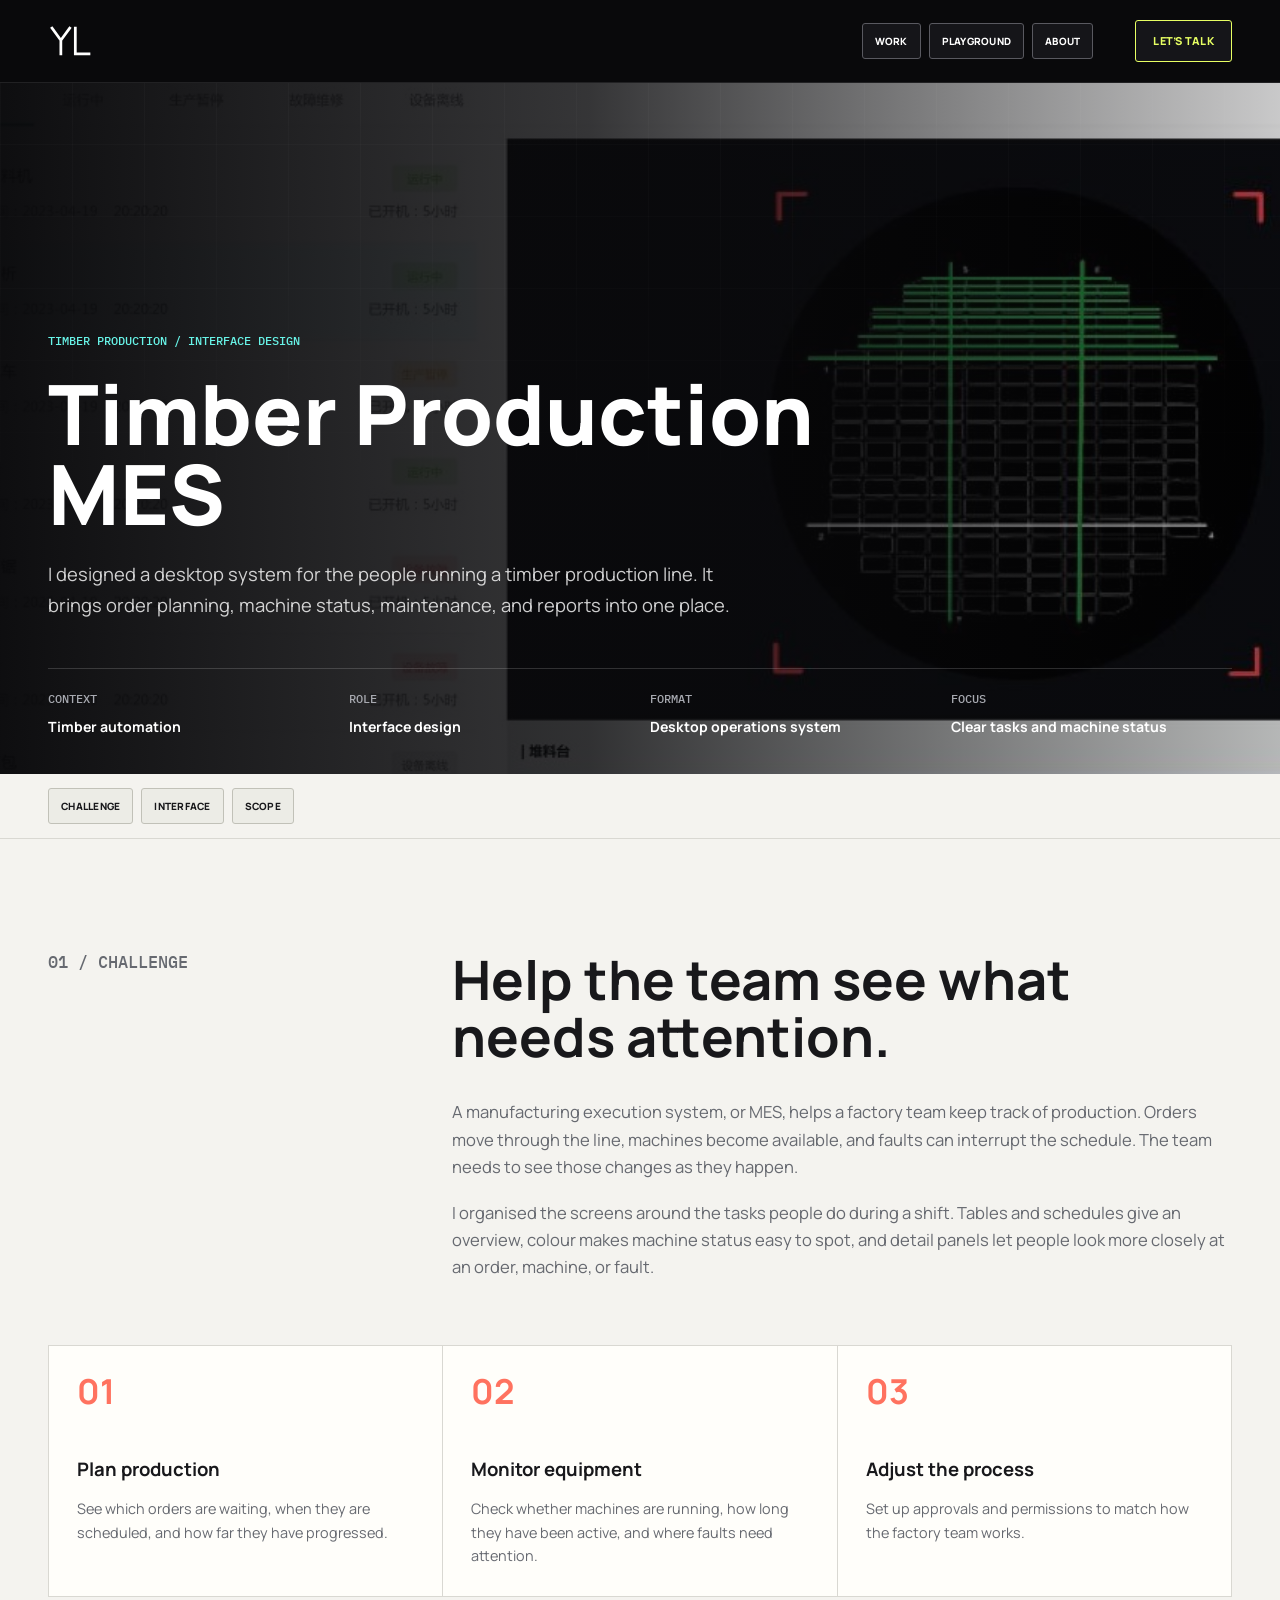
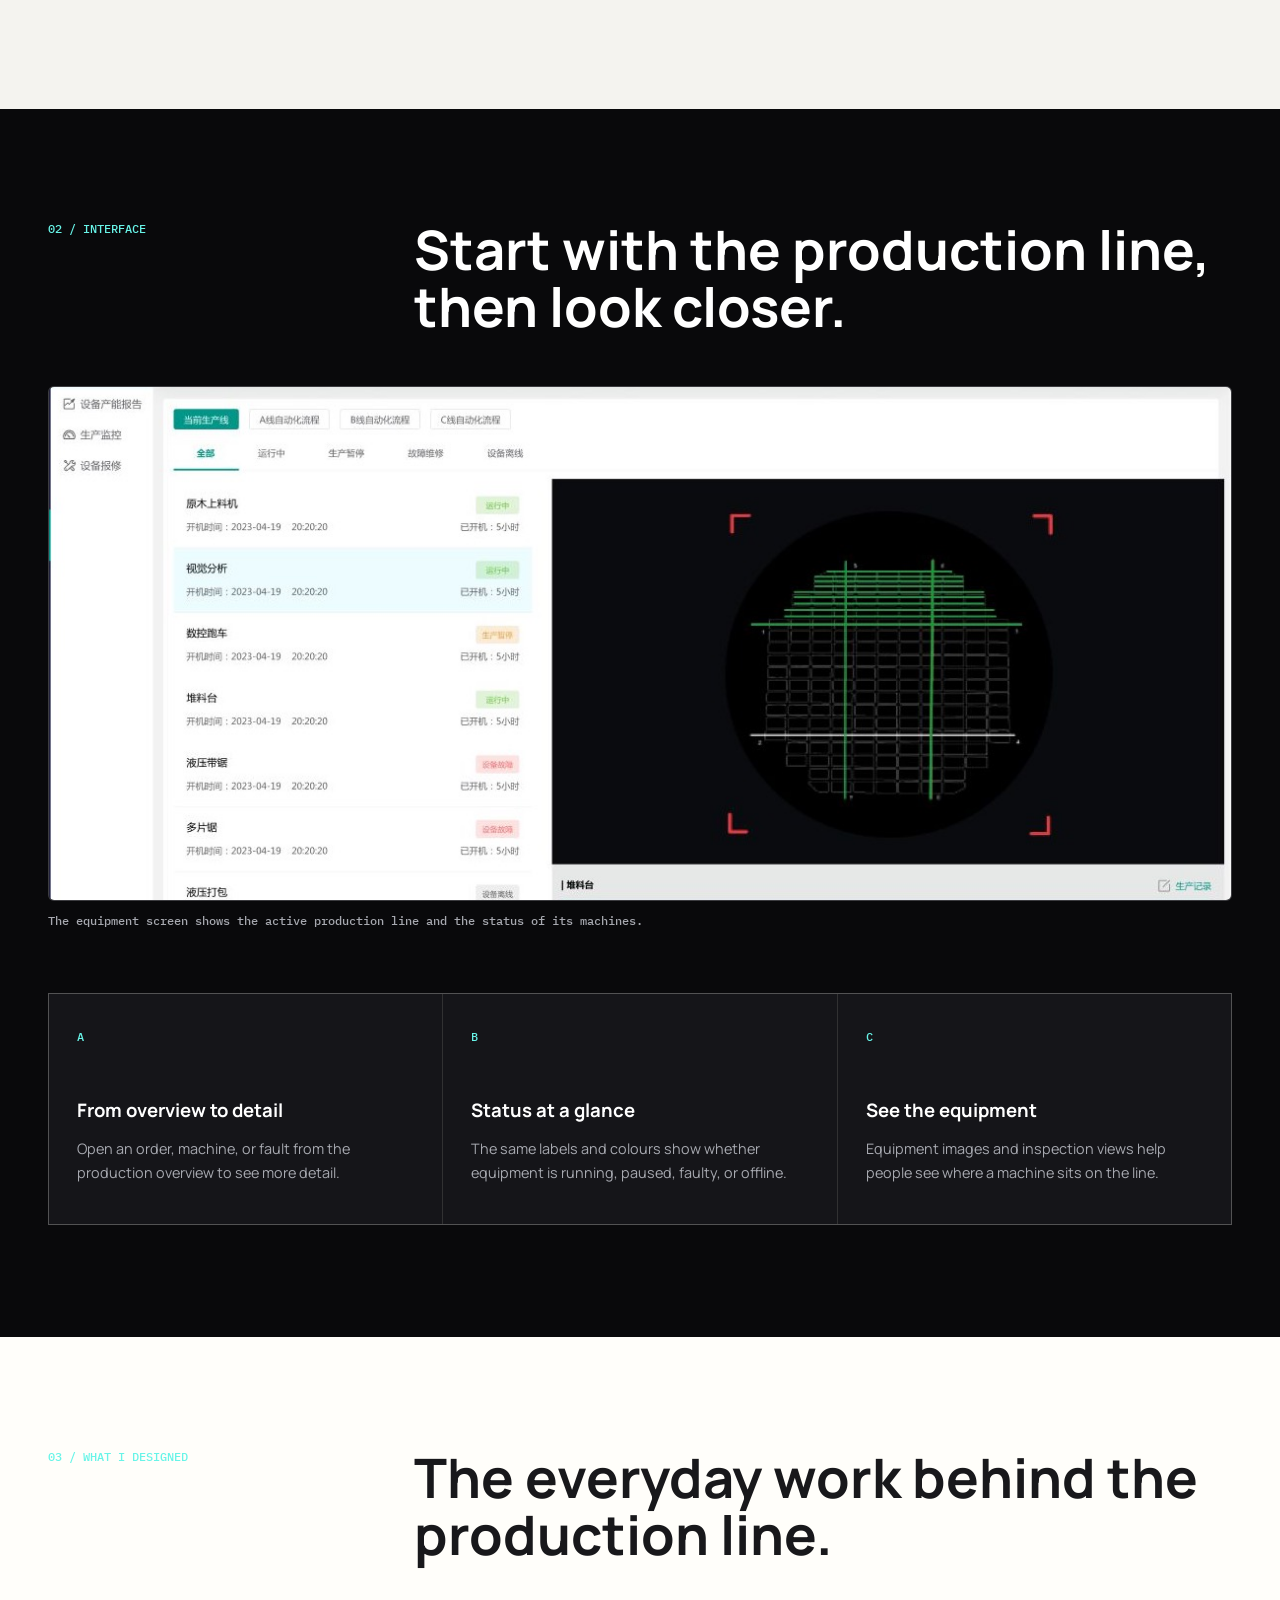
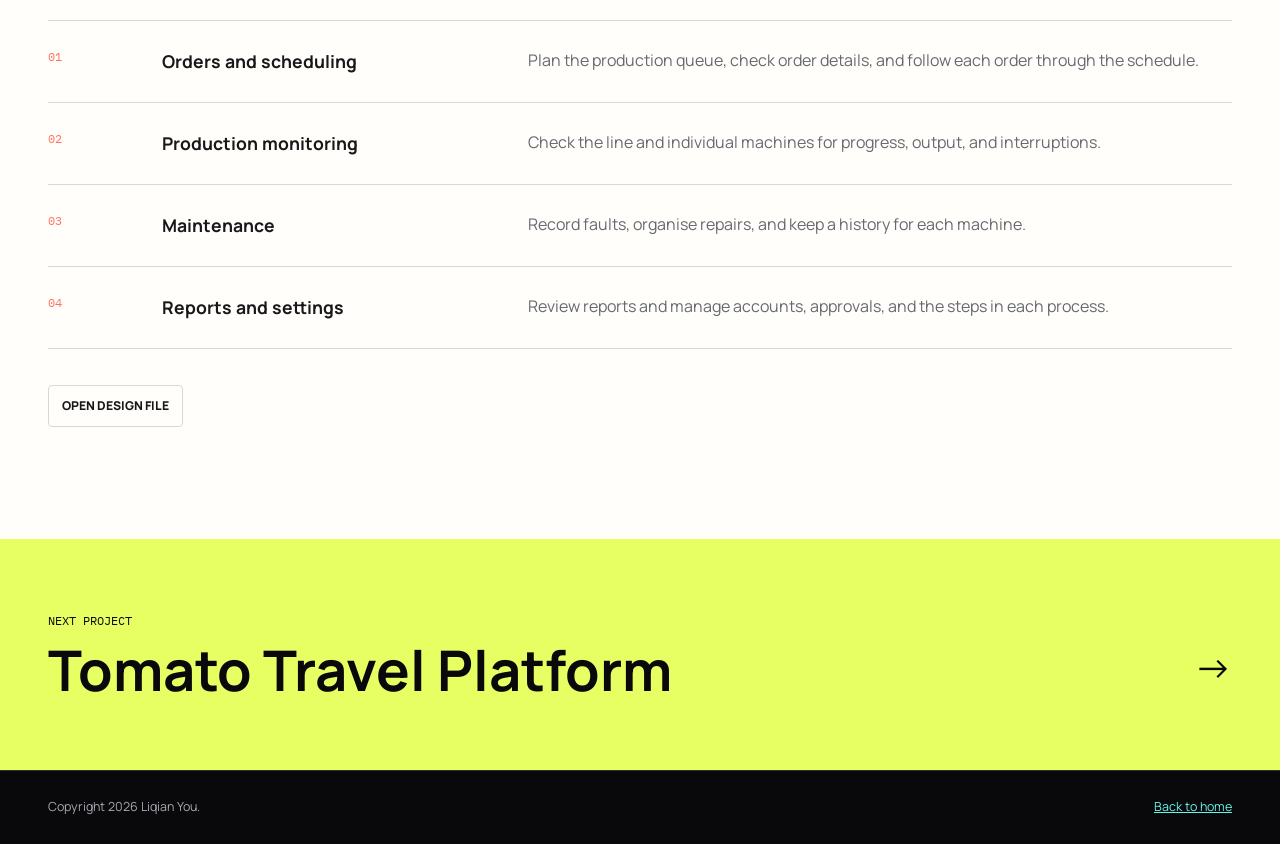
<file: portfolio/projects/mes/index.html>
<!doctype html>
<html lang="en">

<head>
    <meta charset="utf-8">
    <meta name="viewport" content="width=device-width, initial-scale=1">
    <meta name="description"
        content="I designed screens for timber production teams to plan orders, check machines, and manage maintenance.">
    <meta property="og:title" content="Timber Production MES | Liqian You">
    <meta property="og:description"
        content="A desktop system for planning timber production, tracking orders, and checking equipment.">
    <meta property="og:type" content="website">
    <meta property="og:image"
        content="https://liqianyouy.github.io/Homepage/portfolio/assets/images/projects/mes/cover.webp">
    <link rel="canonical" href="https://liqianyouy.github.io/Homepage/portfolio/projects/mes/">
    <link rel="icon" href="../../assets/images/favicon-yl.svg" type="image/svg+xml">
    <title>Timber Production MES | Liqian You</title>
    <link rel="preconnect" href="https://fonts.googleapis.com">
    <link rel="preconnect" href="https://fonts.gstatic.com" crossorigin>
    <link
        href="https://fonts.googleapis.com/css2?family=IBM+Plex+Mono:wght@500&amp;family=Manrope:wght@400;600;700;800&amp;display=swap"
        rel="stylesheet">
    <link rel="stylesheet" href="../../assets/css/site.css">
    <link rel="stylesheet" href="../../assets/css/home-intro.css?v=20260906-3">
    <link rel="stylesheet" href="../../assets/css/page-navigation.css?v=20260906-1">
</head>

<body class="project-body">
    <a class="skip-link" href="#case-content">Skip to project</a>

    <header class="global-header intro-nav subpage-nav"><div class="global-header-inner"><a class="global-brand" href="../../" aria-label="YL home"><svg class="global-yl" viewBox="0 0 56 42" fill="none" aria-hidden="true"><path d="M5 5 16 20 27 5M16 20v17M34 5v32h17" stroke="currentColor" stroke-width="3.4" stroke-linecap="square" stroke-linejoin="miter"/></svg></a><nav class="global-nav" aria-label="Main navigation"><a class="site-action" href="../../#work">Work</a><a class="site-action" href="../../#interactive-title">Playground</a><a class="site-action" href="../../#profile">About</a></nav><a class="site-action global-contact" href="../../#contact">Let’s talk</a></div></header>

    <header class="case-hero case-hero--mes">
        <div class="shell case-hero-inner">
            <p class="case-kicker">Timber production / Interface design</p>
            <h1 class="case-title">Timber Production MES</h1>
            <p class="case-lede">
                I designed a desktop system for the people running a timber production line.
                It brings order planning, machine status, maintenance, and reports into one place.
            </p>
            <dl class="case-meta">
                <div>
                    <dt>Context</dt>
                    <dd>Timber automation</dd>
                </div>
                <div>
                    <dt>Role</dt>
                    <dd>Interface design</dd>
                </div>
                <div>
                    <dt>Format</dt>
                    <dd>Desktop operations system</dd>
                </div>
                <div>
                    <dt>Focus</dt>
                    <dd>Clear tasks and machine status</dd>
                </div>
            </dl>
        </div>
    </header>

    <nav class="case-toc" aria-label="In this project">
        <div class="shell case-toc-inner">
            <a href="#challenge">Challenge</a>
            <a href="#interface">Interface</a>
            <a href="#scope">Scope</a>
        </div>
    </nav>

    <main id="case-content">
        <section class="case-section case-section--paper" id="challenge">
            <div class="shell">
                <div class="case-intro-grid">
                    <p class="section-index">01 / Challenge</p>
                    <div>
                        <h2>Help the team see what needs attention.</h2>
                        <p>
                            A manufacturing execution system, or MES, helps a factory team keep track of production.
                            Orders move through the line, machines become available, and faults can interrupt the
                            schedule. The team needs to see those changes as they happen.
                        </p>
                        <p>
                            I organised the screens around the tasks people do during a shift. Tables and schedules
                            give an overview, colour makes machine status easy to spot, and detail panels let people
                            look more closely at an order, machine, or fault.
                        </p>
                    </div>
                </div>

                <div class="fact-grid">
                    <article>
                        <strong>01</strong>
                        <h3>Plan production</h3>
                        <p>See which orders are waiting, when they are scheduled, and how far they have progressed.</p>
                    </article>
                    <article>
                        <strong>02</strong>
                        <h3>Monitor equipment</h3>
                        <p>Check whether machines are running, how long they have been active, and where faults need attention.</p>
                    </article>
                    <article>
                        <strong>03</strong>
                        <h3>Adjust the process</h3>
                        <p>Set up approvals and permissions to match how the factory team works.</p>
                    </article>
                </div>
            </div>
        </section>

        <section class="case-section case-section--dark" id="interface">
            <div class="shell">
                <div class="case-heading">
                    <p class="section-index">02 / Interface</p>
                    <h2>Start with the production line, then look closer.</h2>
                </div>

                <figure class="media-item">
                    <div class="media-frame media-frame--interface">
                        <img src="../../assets/images/projects/mes/screens/equipment.jpg"
                            alt="Timber production screen showing the line status and individual machines" loading="lazy"
                            decoding="async">
                    </div>
                    <figcaption class="caption">The equipment screen shows the active production line and the status of its machines.
                    </figcaption>
                </figure>

                <div class="principles-grid">
                    <article>
                        <span class="project-number">A</span>
                        <h3>From overview to detail</h3>
                        <p>Open an order, machine, or fault from the production overview to see more detail.</p>
                    </article>
                    <article>
                        <span class="project-number">B</span>
                        <h3>Status at a glance</h3>
                        <p>The same labels and colours show whether equipment is running, paused, faulty, or offline.</p>
                    </article>
                    <article>
                        <span class="project-number">C</span>
                        <h3>See the equipment</h3>
                        <p>Equipment images and inspection views help people see where a machine sits on the line.</p>
                    </article>
                </div>
            </div>
        </section>

        <section class="case-section case-section--white" id="scope">
            <div class="shell">
                <div class="case-heading">
                    <p class="section-index">03 / What I designed</p>
                    <h2>The everyday work behind the production line.</h2>
                </div>

                <div class="process-list">
                    <article>
                        <span>01</span>
                        <h3>Orders and scheduling</h3>
                        <p>Plan the production queue, check order details, and follow each order through the schedule.</p>
                    </article>
                    <article>
                        <span>02</span>
                        <h3>Production monitoring</h3>
                        <p>Check the line and individual machines for progress, output, and interruptions.</p>
                    </article>
                    <article>
                        <span>03</span>
                        <h3>Maintenance</h3>
                        <p>Record faults, organise repairs, and keep a history for each machine.</p>
                    </article>
                    <article>
                        <span>04</span>
                        <h3>Reports and settings</h3>
                        <p>Review reports and manage accounts, approvals, and the steps in each process.</p>
                    </article>
                </div>

                <div class="document-links">
                    <a
                        href="https://www.figma.com/design/K6mOoX3RHoWFRIzg4Rj43x/%E5%BE%B7%E6%9C%A8%E8%87%AA%E5%8A%A8%E5%8C%96MES%E7%AE%A1%E7%90%86%E7%B3%BB%E7%BB%9F">Open
                        design file</a>
                </div>
            </div>
        </section>
    </main>

    <a class="next-project" href="../tomato-travel/">
        <div class="shell next-project-inner">
            <div>
                <p>Next project</p>
                <h2>Tomato Travel Platform</h2>
            </div>
            <span aria-hidden="true">&rarr;</span>
        </div>
    </a>

    <footer class="site-footer">
        <div class="shell footer-inner">
            <p>Copyright 2026 Liqian You.</p>
            <a href="../../">Back to home</a>
        </div>
    </footer>
</body>

</html>
</file>
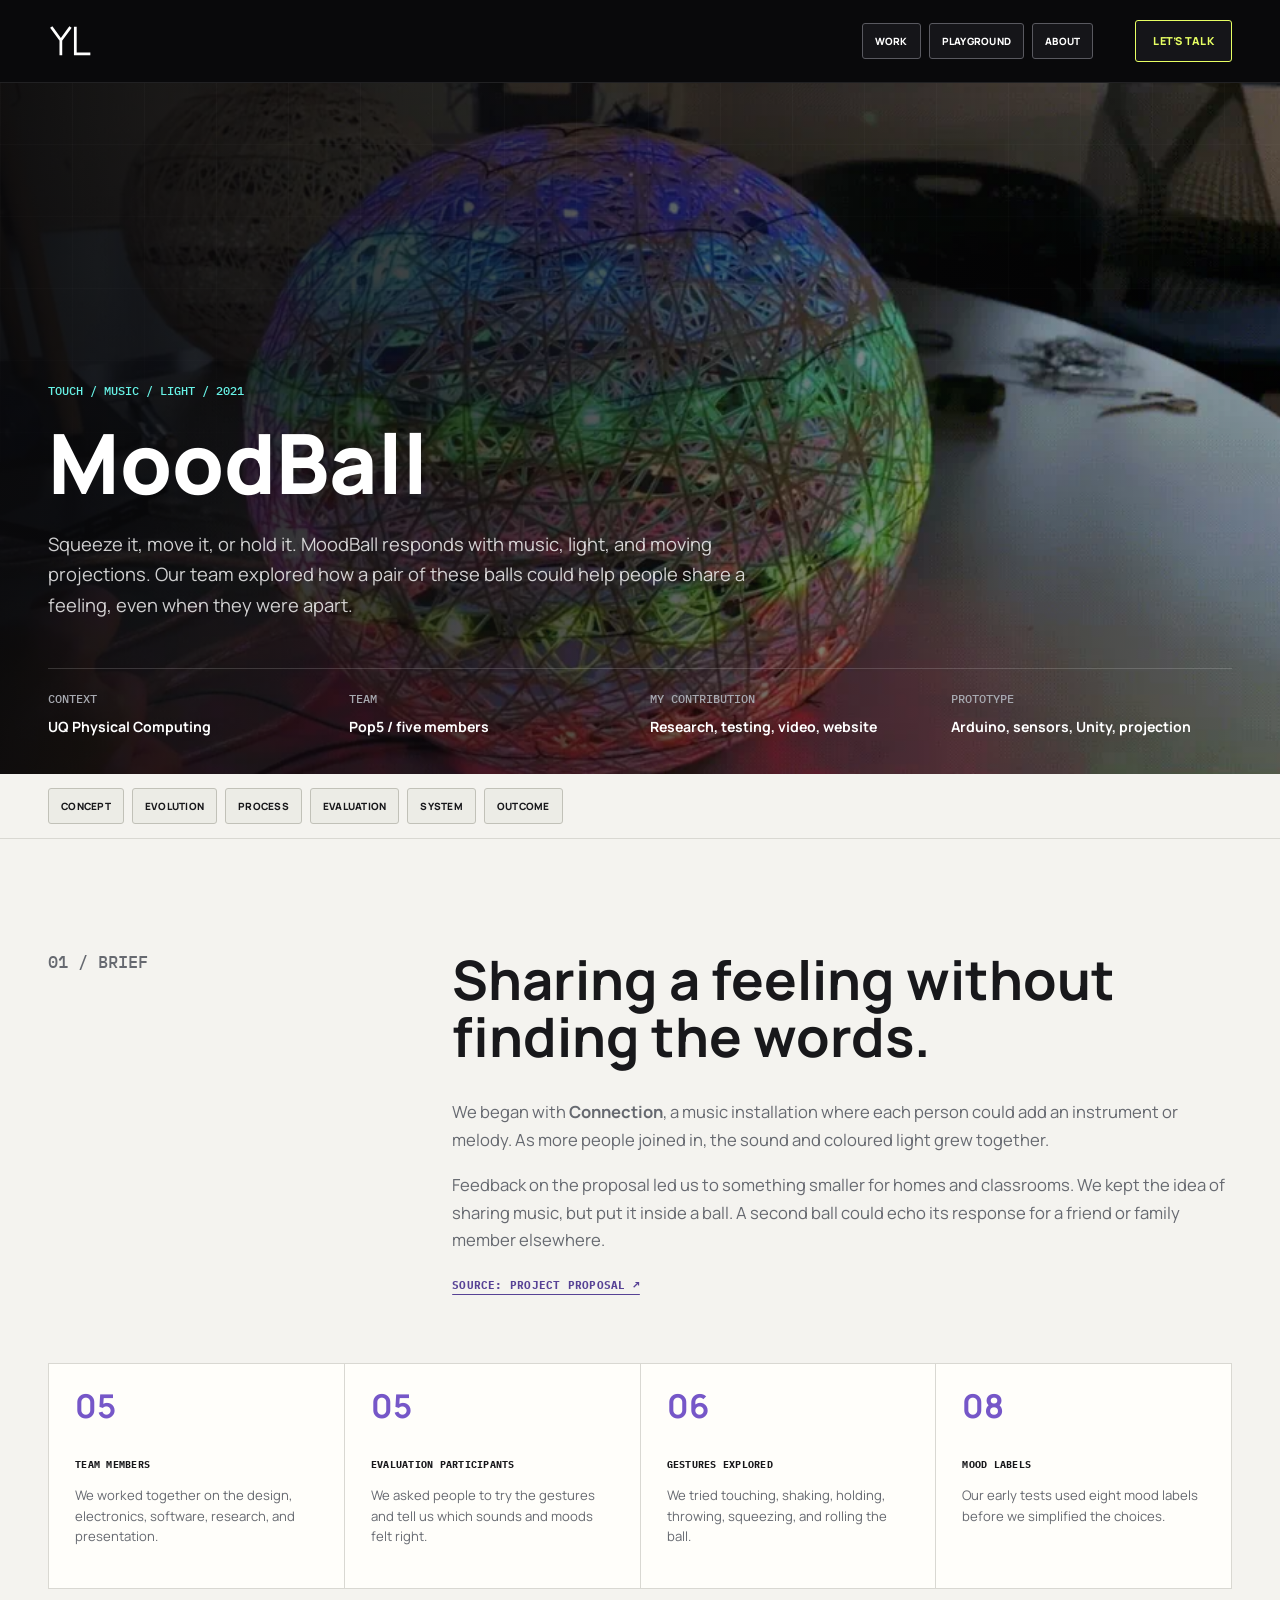
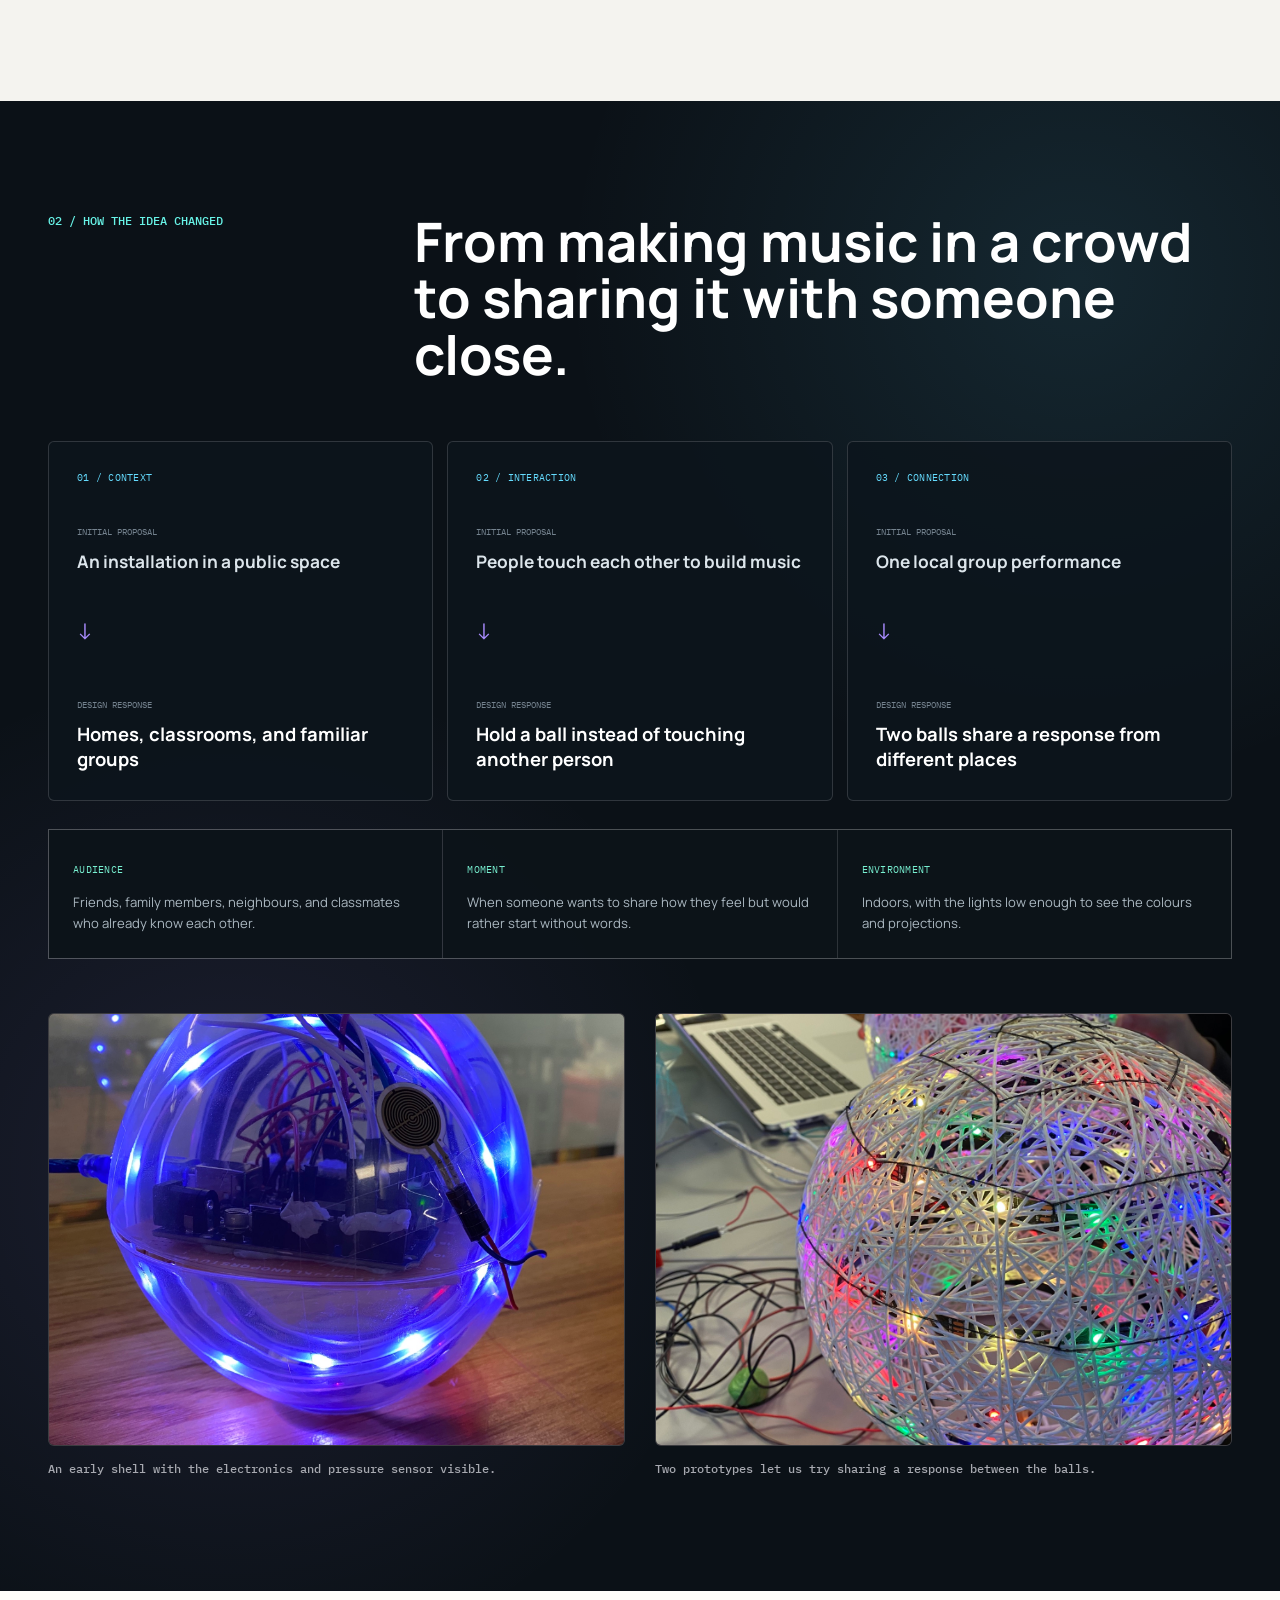
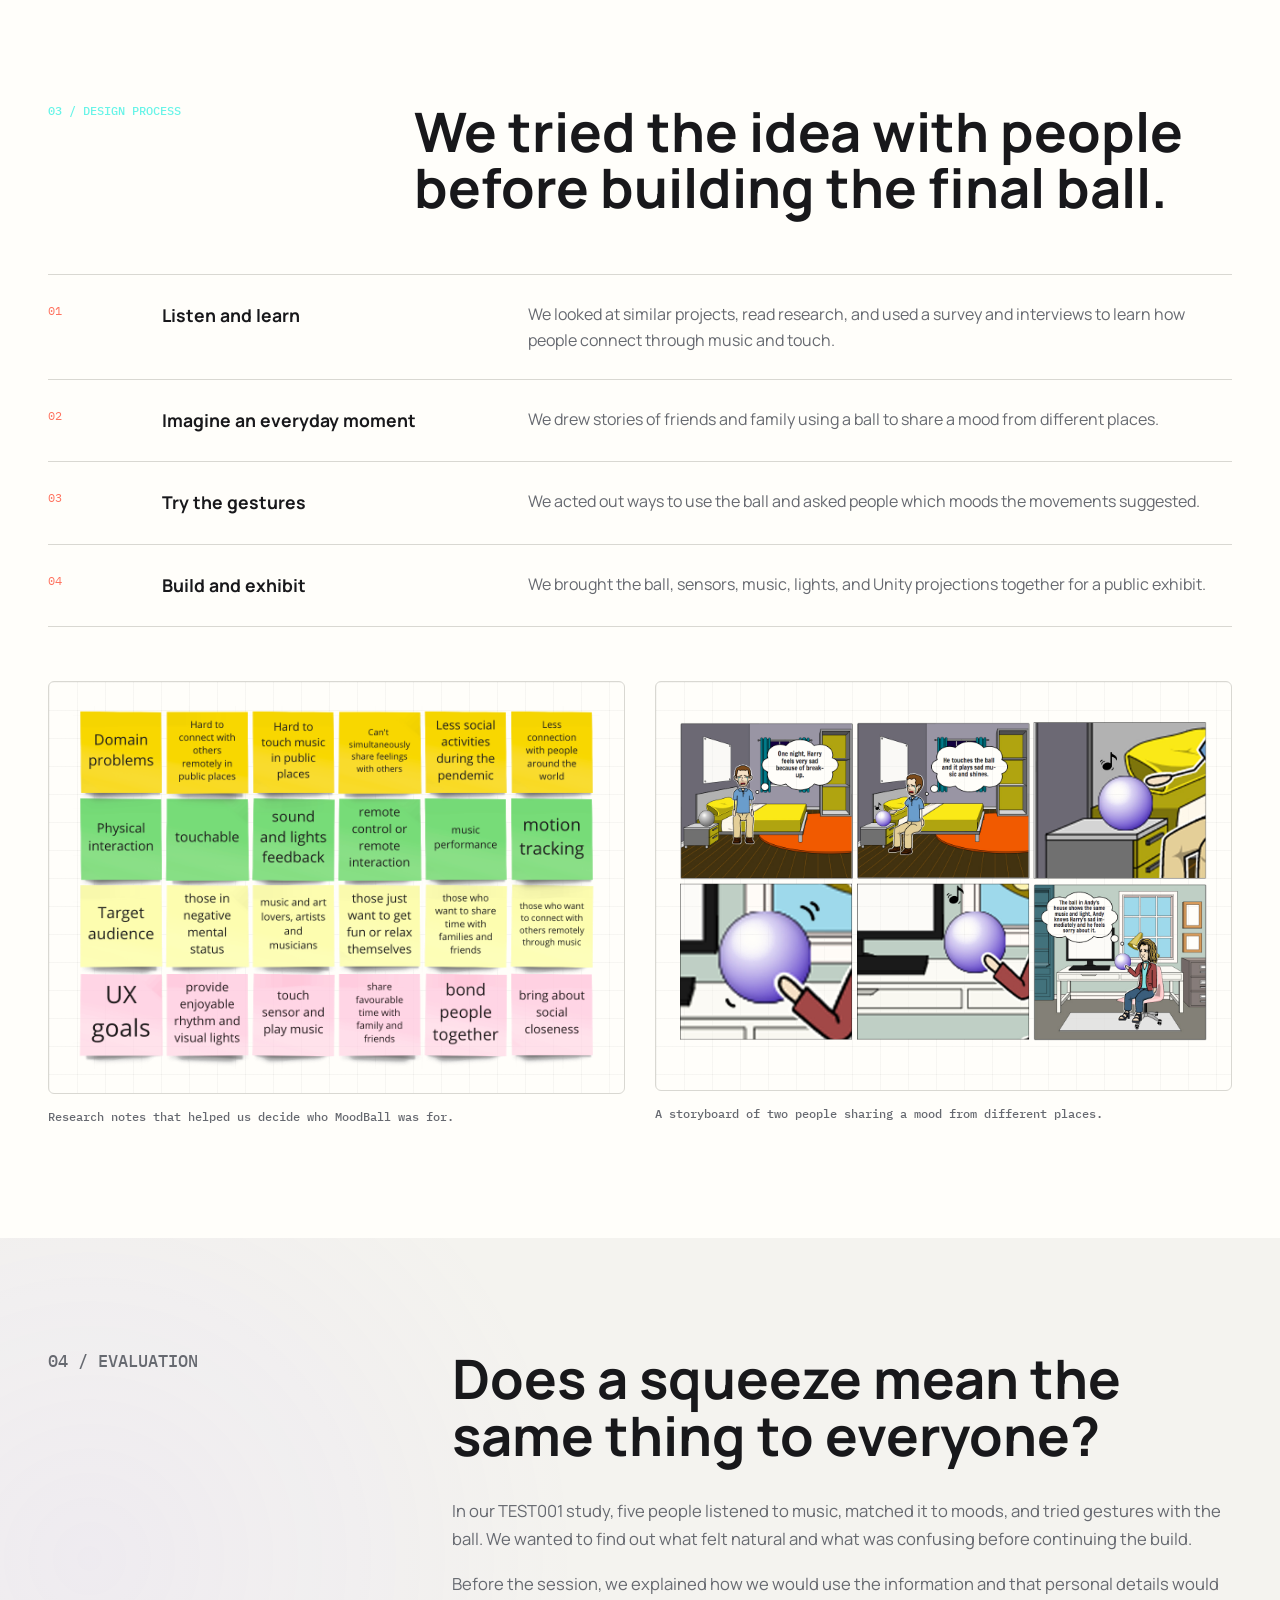
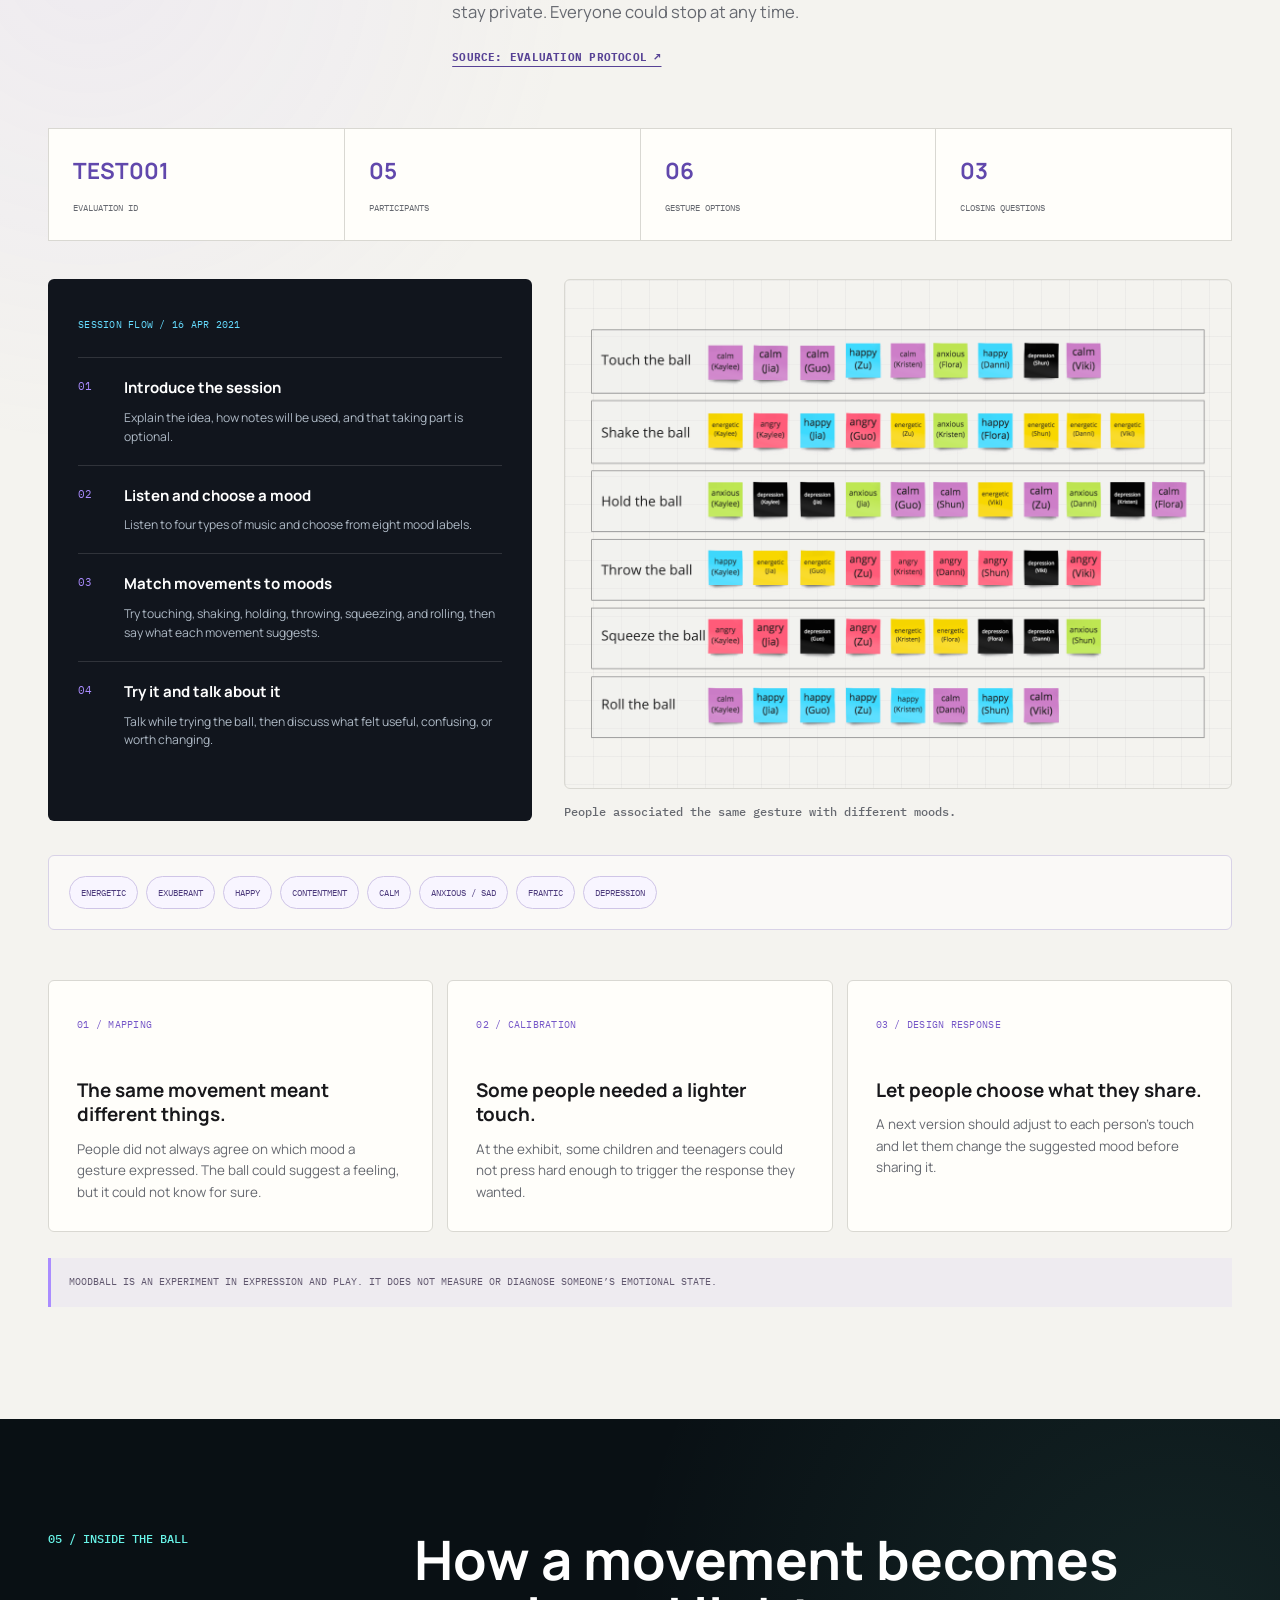
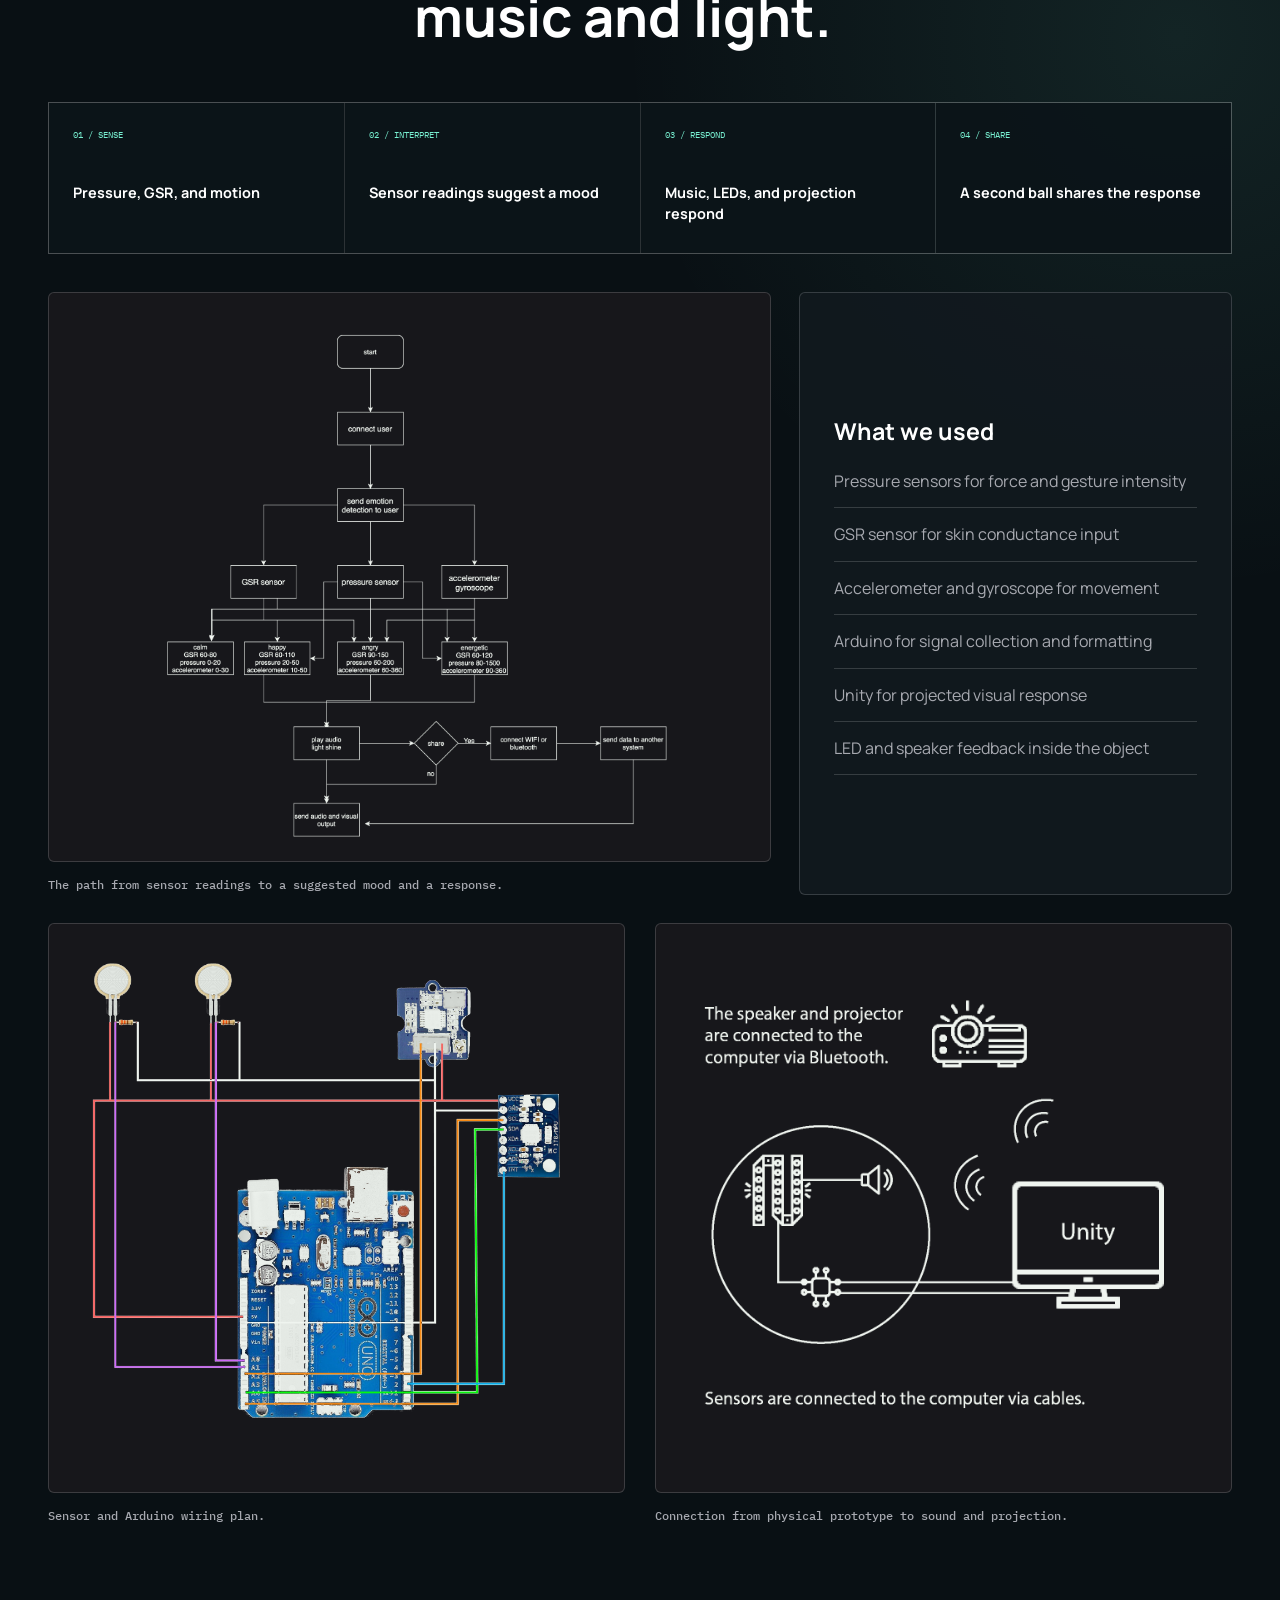
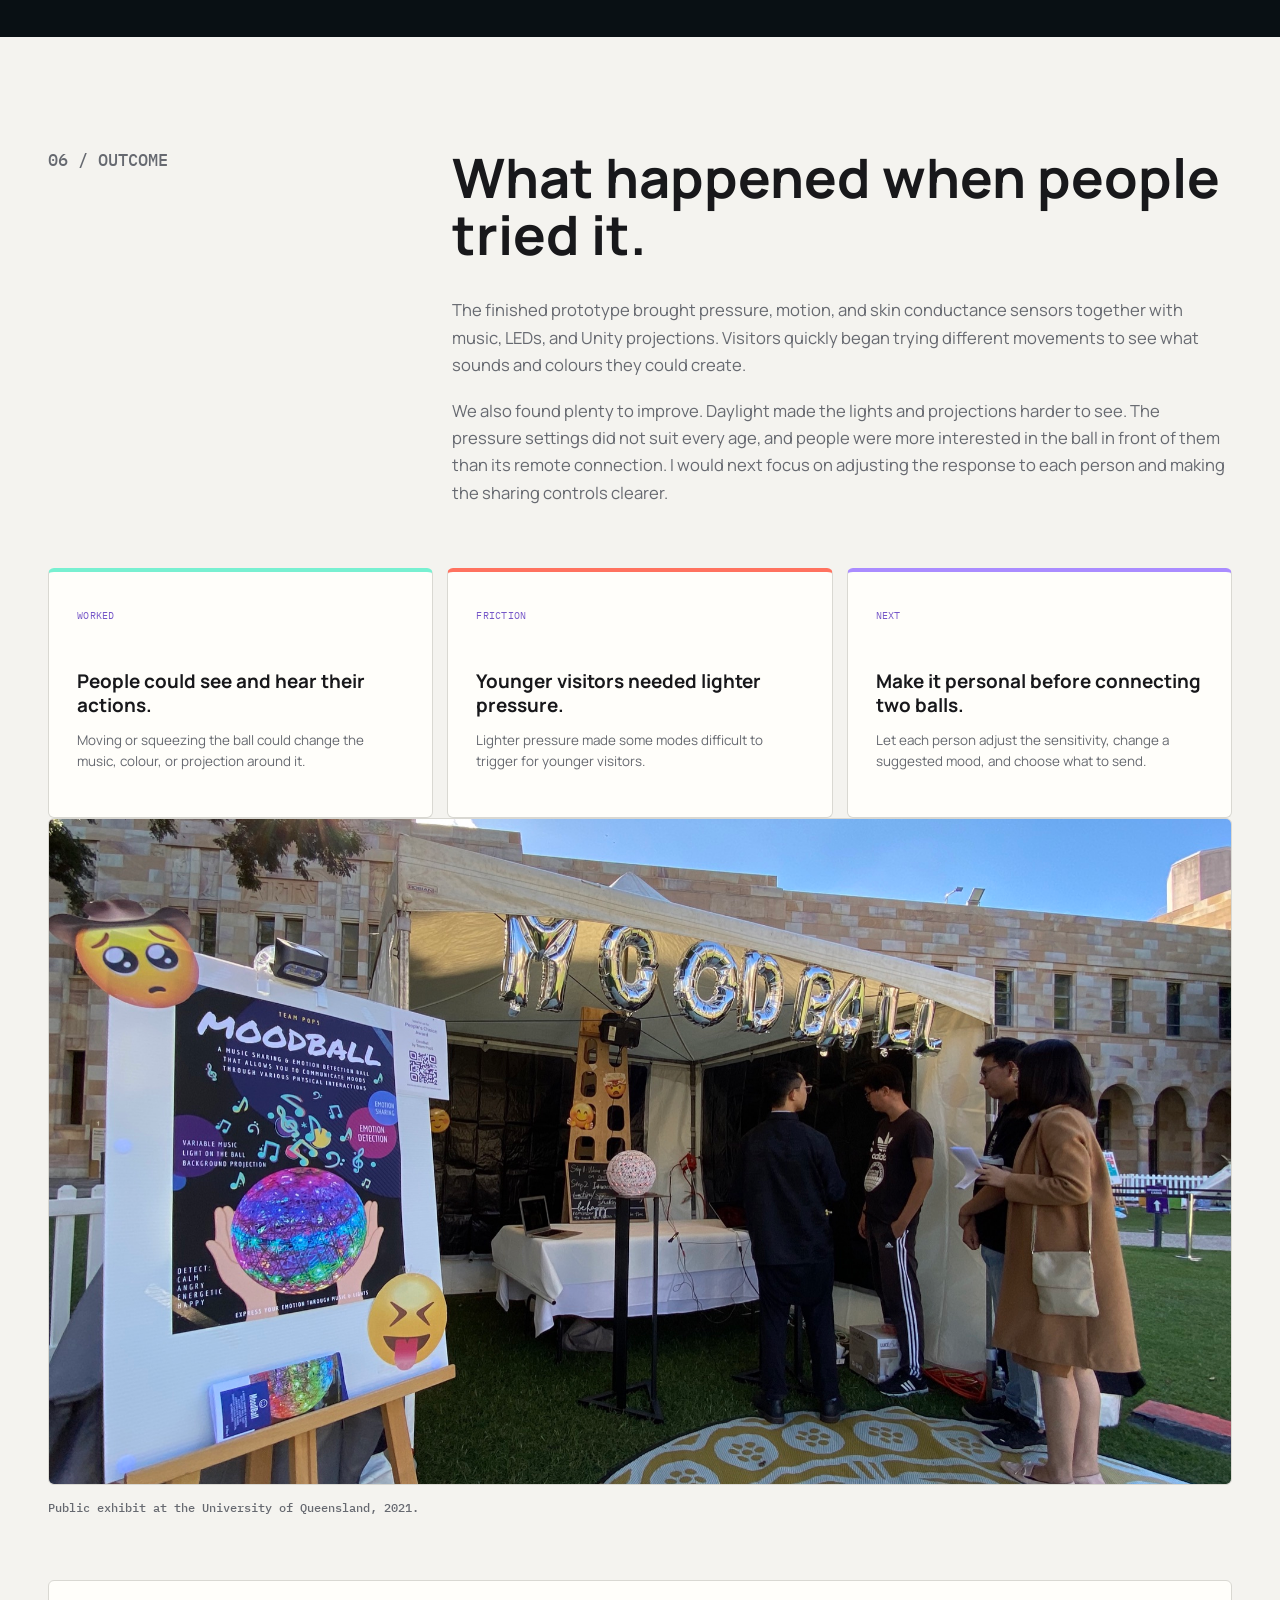
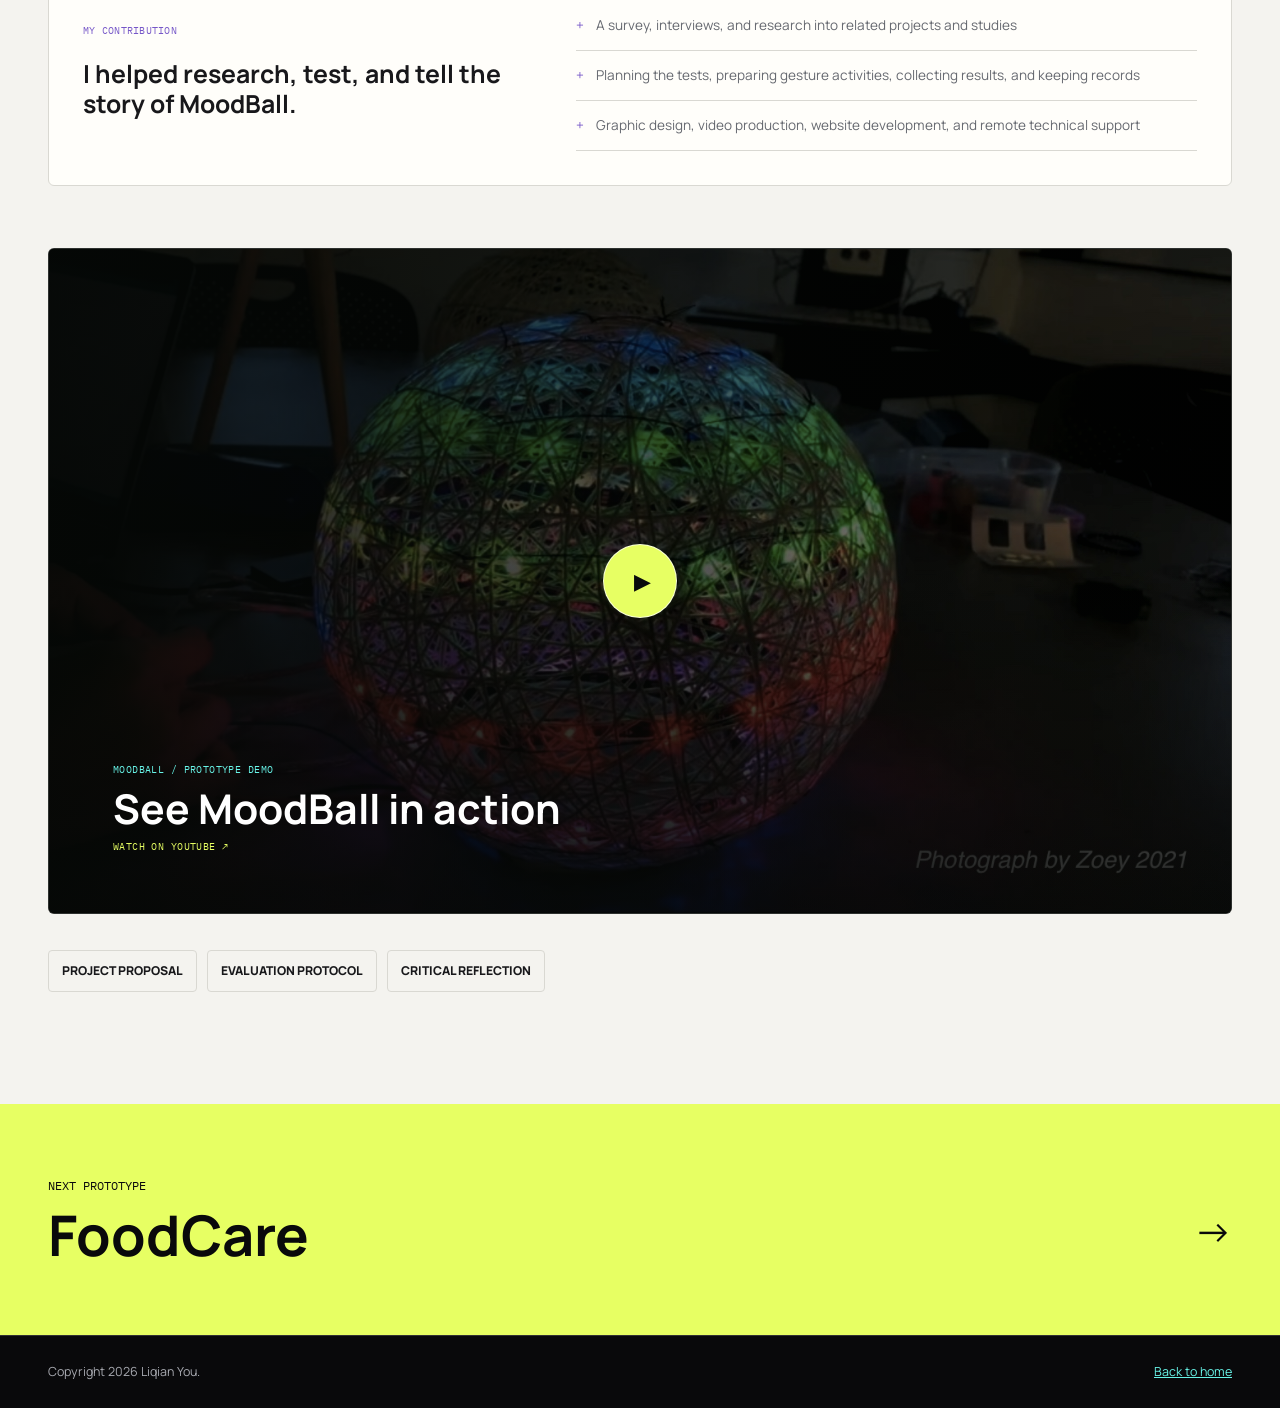
<file: portfolio/projects/moodball/index.html>
<!doctype html>
<html lang="en">

<head>
    <meta charset="utf-8">
    <meta name="viewport" content="width=device-width, initial-scale=1">
    <meta name="referrer" content="strict-origin-when-cross-origin">
    <meta name="description"
        content="MoodBall is a ball you can squeeze, move, and hold to play with music and light. Made with the Pop5 team at UQ.">
    <meta property="og:title" content="MoodBall | Liqian You">
    <meta property="og:description"
        content="An experiment in sharing a feeling through touch, music, and light.">
    <meta property="og:type" content="website">
    <meta property="og:image"
        content="https://liqianyouy.github.io/Homepage/portfolio/assets/images/moodball/hero.jpg">
    <link rel="canonical" href="https://liqianyouy.github.io/Homepage/portfolio/projects/moodball/">
    <link rel="icon" href="../../assets/images/favicon-yl.svg" type="image/svg+xml">
    <title>MoodBall | Liqian You</title>
    <link rel="preconnect" href="https://fonts.googleapis.com">
    <link rel="preconnect" href="https://fonts.gstatic.com" crossorigin>
    <link
        href="https://fonts.googleapis.com/css2?family=IBM+Plex+Mono:wght@500&amp;family=Manrope:wght@400;600;700;800&amp;display=swap"
        rel="stylesheet">
    <link rel="stylesheet" href="../../assets/css/site.css?v=20260727-3">
    <link rel="stylesheet" href="../../assets/css/home-intro.css?v=20260906-3">
    <link rel="stylesheet" href="../../assets/css/page-navigation.css?v=20260906-1">
</head>

<body class="project-body moodball-page">
    <a class="skip-link" href="#case-content">Skip to case study</a>

    <header class="global-header intro-nav subpage-nav"><div class="global-header-inner"><a class="global-brand" href="../../" aria-label="YL home"><svg class="global-yl" viewBox="0 0 56 42" fill="none" aria-hidden="true"><path d="M5 5 16 20 27 5M16 20v17M34 5v32h17" stroke="currentColor" stroke-width="3.4" stroke-linecap="square" stroke-linejoin="miter"/></svg></a><nav class="global-nav" aria-label="Main navigation"><a class="site-action" href="../../#work">Work</a><a class="site-action" href="../../#interactive-title">Playground</a><a class="site-action" href="../../#profile">About</a></nav><a class="site-action global-contact" href="../../#contact">Let’s talk</a></div></header>

    <header class="case-hero case-hero--moodball">
        <div class="shell case-hero-inner">
            <p class="case-kicker">Touch / Music / Light / 2021</p>
            <h1 class="case-title">MoodBall</h1>
            <p class="case-lede">
                Squeeze it, move it, or hold it. MoodBall responds with music, light, and moving projections. Our team explored how a pair of these balls could help people share a feeling, even when they were apart.
            </p>
            <dl class="case-meta">
                <div>
                    <dt>Context</dt>
                    <dd>UQ Physical Computing</dd>
                </div>
                <div>
                    <dt>Team</dt>
                    <dd>Pop5 / five members</dd>
                </div>
                <div>
                    <dt>My contribution</dt>
                    <dd>Research, testing, video, website</dd>
                </div>
                <div>
                    <dt>Prototype</dt>
                    <dd>Arduino, sensors, Unity, projection</dd>
                </div>
            </dl>
        </div>
    </header>

    <nav class="case-toc" aria-label="In this project">
        <div class="shell case-toc-inner">
            <a href="#concept">Concept</a>
            <a href="#evolution">Evolution</a>
            <a href="#process">Process</a>
            <a href="#evaluation">Evaluation</a>
            <a href="#system">System</a>
            <a href="#outcome">Outcome</a>
        </div>
    </nav>

    <main id="case-content">
        <section class="case-section case-section--paper" id="concept">
            <div class="shell">
                <div class="case-intro-grid">
                    <p class="section-index">01 / Brief</p>
                    <div>
                        <h2>Sharing a feeling without finding the words.</h2>
                        <p>
                            We began with <strong>Connection</strong>, a music installation where each person could add an instrument or melody. As more people joined in, the sound and coloured light grew together.
                        </p>
                        <p>
                            Feedback on the proposal led us to something smaller for homes and classrooms. We kept the idea of sharing music, but put it inside a ball. A second ball could echo its response for a friend or family member elsewhere.
                        </p>
                        <a class="moodball-source-link"
                            href="../../assets/documents/moodball/proposal.pdf">Source: project proposal &nearr;</a>
                    </div>
                </div>

                <div class="moodball-evidence-strip" aria-label="MoodBall project evidence">
                    <article>
                        <strong>05</strong>
                        <span>Team members</span>
                        <p>We worked together on the design, electronics, software, research, and presentation.</p>
                    </article>
                    <article>
                        <strong>05</strong>
                        <span>Evaluation participants</span>
                        <p>We asked people to try the gestures and tell us which sounds and moods felt right.</p>
                    </article>
                    <article>
                        <strong>06</strong>
                        <span>Gestures explored</span>
                        <p>We tried touching, shaking, holding, throwing, squeezing, and rolling the ball.</p>
                    </article>
                    <article>
                        <strong>08</strong>
                        <span>Mood labels</span>
                        <p>Our early tests used eight mood labels before we simplified the choices.</p>
                    </article>
                </div>
            </div>
        </section>

        <section class="case-section case-section--dark moodball-evolution" id="evolution">
            <div class="shell">
                <div class="case-heading">
                    <p class="section-index">02 / How the idea changed</p>
                    <h2>From making music in a crowd to sharing it with someone close.</h2>
                </div>

                <div class="moodball-decision-grid">
                    <article>
                        <span>01 / CONTEXT</span>
                        <small>Initial proposal</small>
                        <h3>An installation in a public space</h3>
                        <i aria-hidden="true">&darr;</i>
                        <small>Design response</small>
                        <strong>Homes, classrooms, and familiar groups</strong>
                    </article>
                    <article>
                        <span>02 / INTERACTION</span>
                        <small>Initial proposal</small>
                        <h3>People touch each other to build music</h3>
                        <i aria-hidden="true">&darr;</i>
                        <small>Design response</small>
                        <strong>Hold a ball instead of touching another person</strong>
                    </article>
                    <article>
                        <span>03 / CONNECTION</span>
                        <small>Initial proposal</small>
                        <h3>One local group performance</h3>
                        <i aria-hidden="true">&darr;</i>
                        <small>Design response</small>
                        <strong>Two balls share a response from different places</strong>
                    </article>
                </div>

                <div class="moodball-context-grid">
                    <article>
                        <span>Audience</span>
                        <p>Friends, family members, neighbours, and classmates who already know each other.</p>
                    </article>
                    <article>
                        <span>Moment</span>
                        <p>When someone wants to share how they feel but would rather start without words.</p>
                    </article>
                    <article>
                        <span>Environment</span>
                        <p>Indoors, with the lights low enough to see the colours and projections.</p>
                    </article>
                </div>

                <div class="media-grid media-grid--two stack-top-md">
                    <figure class="media-item">
                        <div class="media-frame">
                            <img src="../../assets/images/moodball/prototype-shell.jpg"
                                alt="Transparent MoodBall prototype showing pressure sensor and internal electronics"
                                loading="lazy" decoding="async">
                        </div>
                        <figcaption class="caption">An early shell with the electronics and pressure sensor visible.
                        </figcaption>
                    </figure>
                    <figure class="media-item">
                        <div class="media-frame">
                            <img src="../../assets/images/moodball/paired-prototypes.jpg"
                                alt="Two illuminated MoodBall prototypes connected during development" loading="lazy"
                                decoding="async">
                        </div>
                        <figcaption class="caption">Two prototypes let us try sharing a response between the balls.
                        </figcaption>
                    </figure>
                </div>
            </div>
        </section>

        <section class="case-section case-section--white" id="process">
            <div class="shell">
                <div class="case-heading">
                    <p class="section-index">03 / Design process</p>
                    <h2>We tried the idea with people before building the final ball.</h2>
                </div>

                <div class="process-list">
                    <article>
                        <span>01</span>
                        <h3>Listen and learn</h3>
                        <p>We looked at similar projects, read research, and used a survey and interviews to learn how people connect through music and touch.</p>
                    </article>
                    <article>
                        <span>02</span>
                        <h3>Imagine an everyday moment</h3>
                        <p>We drew stories of friends and family using a ball to share a mood from different places.</p>
                    </article>
                    <article>
                        <span>03</span>
                        <h3>Try the gestures</h3>
                        <p>We acted out ways to use the ball and asked people which moods the movements suggested.</p>
                    </article>
                    <article>
                        <span>04</span>
                        <h3>Build and exhibit</h3>
                        <p>We brought the ball, sensors, music, lights, and Unity projections together for a public exhibit.</p>
                    </article>
                </div>

                <div class="media-grid media-grid--two moodball-process-media stack-top-md">
                    <figure class="media-item">
                        <div class="media-frame media-frame--cutout">
                            <img src="../../assets/images/moodball/research-map-cutout.png"
                                alt="MoodBall research notes grouped by people, needs, and possible ideas"
                                loading="lazy" decoding="async">
                        </div>
                        <figcaption class="caption">Research notes that helped us decide who MoodBall was for.</figcaption>
                    </figure>
                    <figure class="media-item">
                        <div class="media-frame media-frame--cutout">
                            <img src="../../assets/images/moodball/storyboard-cutout.png"
                                alt="Storyboard showing remote emotion sharing through MoodBall" loading="lazy"
                                decoding="async">
                        </div>
                        <figcaption class="caption">A storyboard of two people sharing a mood from different places.</figcaption>
                    </figure>
                </div>
            </div>
        </section>

        <section class="case-section case-section--paper moodball-evaluation-section" id="evaluation">
            <div class="shell">
                <div class="case-intro-grid">
                    <p class="section-index">04 / Evaluation</p>
                    <div>
                        <h2>Does a squeeze mean the same thing to everyone?</h2>
                        <p>
                            In our TEST001 study, five people listened to music, matched it to moods, and tried gestures with the ball. We wanted to find out what felt natural and what was confusing before continuing the build.
                        </p>
                        <p>
                            Before the session, we explained how we would use the information and that personal details would stay private. Everyone could stop at any time.
                        </p>
                        <a class="moodball-source-link"
                            href="../../assets/documents/moodball/evaluation-protocol.pdf">Source: evaluation protocol
                            &nearr;</a>
                    </div>
                </div>

                <div class="moodball-protocol-meta" aria-label="Evaluation protocol summary">
                    <article><strong>TEST001</strong><span>Evaluation ID</span></article>
                    <article><strong>05</strong><span>Participants</span></article>
                    <article><strong>06</strong><span>Gesture options</span></article>
                    <article><strong>03</strong><span>Closing questions</span></article>
                </div>

                <div class="moodball-evaluation-layout">
                    <div class="moodball-protocol-card">
                        <span>SESSION FLOW / 16 APR 2021</span>
                        <ol>
                            <li>
                                <strong>Introduce the session</strong>
                                <p>Explain the idea, how notes will be used, and that taking part is optional.</p>
                            </li>
                            <li>
                                <strong>Listen and choose a mood</strong>
                                <p>Listen to four types of music and choose from eight mood labels.</p>
                            </li>
                            <li>
                                <strong>Match movements to moods</strong>
                                <p>Try touching, shaking, holding, throwing, squeezing, and rolling, then say what each movement suggests.</p>
                            </li>
                            <li>
                                <strong>Try it and talk about it</strong>
                                <p>Talk while trying the ball, then discuss what felt useful, confusing, or worth changing.</p>
                            </li>
                        </ol>
                    </div>

                    <figure class="media-item moodball-evaluation-figure">
                        <div class="media-frame media-frame--cutout">
                            <img src="../../assets/images/moodball/interaction-test-cutout.png"
                                alt="Notes showing which moods participants associated with each MoodBall gesture"
                                loading="lazy" decoding="async">
                        </div>
                        <figcaption class="caption">People associated the same gesture with different moods.</figcaption>
                    </figure>
                </div>

                <div class="moodball-mood-scale" aria-label="Music mood categories in the evaluation protocol">
                    <span>Energetic</span>
                    <span>Exuberant</span>
                    <span>Happy</span>
                    <span>Contentment</span>
                    <span>Calm</span>
                    <span>Anxious / sad</span>
                    <span>Frantic</span>
                    <span>Depression</span>
                </div>

                <div class="moodball-findings-grid">
                    <article>
                        <span>01 / MAPPING</span>
                        <h3>The same movement meant different things.</h3>
                        <p>People did not always agree on which mood a gesture expressed. The ball could suggest a feeling, but it could not know for sure.</p>
                    </article>
                    <article>
                        <span>02 / CALIBRATION</span>
                        <h3>Some people needed a lighter touch.</h3>
                        <p>At the exhibit, some children and teenagers could not press hard enough to trigger the response they wanted.</p>
                    </article>
                    <article>
                        <span>03 / DESIGN RESPONSE</span>
                        <h3>Let people choose what they share.</h3>
                        <p>A next version should adjust to each person’s touch and let them change the suggested mood before sharing it.</p>
                    </article>
                </div>

                <p class="moodball-evaluation-boundary">
                    MoodBall is an experiment in expression and play. It does not measure or diagnose someone’s emotional state.
                </p>
            </div>
        </section>

        <section class="case-section case-section--dark moodball-system-section" id="system">
            <div class="shell">
                <div class="case-heading">
                    <p class="section-index">05 / Inside the ball</p>
                    <h2>How a movement becomes music and light.</h2>
                </div>

                <ol class="moodball-system-path" aria-label="MoodBall system path">
                    <li><span>01 / SENSE</span><strong>Pressure, GSR, and motion</strong></li>
                    <li><span>02 / INTERPRET</span><strong>Sensor readings suggest a mood</strong></li>
                    <li><span>03 / RESPOND</span><strong>Music, LEDs, and projection respond</strong></li>
                    <li><span>04 / SHARE</span><strong>A second ball shares the response</strong></li>
                </ol>

                <div class="system-grid">
                    <figure class="media-item">
                        <div class="media-frame media-frame--cutout media-frame--cutout-dark">
                            <img src="../../assets/images/moodball/system-flow-cutout.png"
                                alt="Diagram showing how MoodBall turns sensor readings into music, light, and projection" loading="lazy"
                                decoding="async">
                        </div>
                        <figcaption class="caption">The path from sensor readings to a suggested mood and a response.</figcaption>
                    </figure>
                    <div class="system-copy">
                        <h3>What we used</h3>
                        <ul>
                            <li>Pressure sensors for force and gesture intensity</li>
                            <li>GSR sensor for skin conductance input</li>
                            <li>Accelerometer and gyroscope for movement</li>
                            <li>Arduino for signal collection and formatting</li>
                            <li>Unity for projected visual response</li>
                            <li>LED and speaker feedback inside the object</li>
                        </ul>
                    </div>
                </div>

                <div class="media-grid media-grid--two stack-top-sm">
                    <figure class="media-item">
                        <div class="media-frame media-frame--cutout media-frame--cutout-dark">
                            <img src="../../assets/images/moodball/sensor-layout-cutout.png"
                                alt="Arduino wiring plan for MoodBall pressure, motion, and skin conductance sensors"
                                loading="lazy" decoding="async">
                        </div>
                        <figcaption class="caption">Sensor and Arduino wiring plan.</figcaption>
                    </figure>
                    <figure class="media-item">
                        <div class="media-frame media-frame--cutout media-frame--cutout-dark">
                            <img src="../../assets/images/moodball/system-connection-cutout.png"
                                alt="Diagram of MoodBall connection to Unity, speaker, and projector" loading="lazy"
                                decoding="async">
                        </div>
                        <figcaption class="caption">Connection from physical prototype to sound and projection.
                        </figcaption>
                    </figure>
                </div>
            </div>
        </section>

        <section class="case-section case-section--paper" id="outcome">
            <div class="shell">
                <div class="case-intro-grid">
                    <p class="section-index">06 / Outcome</p>
                    <div>
                        <h2>What happened when people tried it.</h2>
                        <p>
                            The finished prototype brought pressure, motion, and skin conductance sensors together with music, LEDs, and Unity projections. Visitors quickly began trying different movements to see what sounds and colours they could create.
                        </p>
                        <p>
                            We also found plenty to improve. Daylight made the lights and projections harder to see. The pressure settings did not suit every age, and people were more interested in the ball in front of them than its remote connection. I would next focus on adjusting the response to each person and making the sharing controls clearer.
                        </p>
                    </div>
                </div>

                <div class="moodball-outcome-grid">
                    <article>
                        <span>WORKED</span>
                        <h3>People could see and hear their actions.</h3>
                        <p>Moving or squeezing the ball could change the music, colour, or projection around it.</p>
                    </article>
                    <article>
                        <span>FRICTION</span>
                        <h3>Younger visitors needed lighter pressure.</h3>
                        <p>Lighter pressure made some modes difficult to trigger for younger visitors.</p>
                    </article>
                    <article>
                        <span>NEXT</span>
                        <h3>Make it personal before connecting two balls.</h3>
                        <p>Let each person adjust the sensitivity, change a suggested mood, and choose what to send.</p>
                    </article>
                </div>

                <figure class="media-item stack-top-md">
                    <div class="media-frame media-frame--wide">
                        <img src="../../assets/images/moodball/exhibition.jpg"
                            alt="MoodBall prototype exhibited outdoors at the University of Queensland" loading="lazy"
                            decoding="async">
                    </div>
                    <figcaption class="caption">Public exhibit at the University of Queensland, 2021.</figcaption>
                </figure>

                <div class="moodball-contribution">
                    <div>
                        <span>MY CONTRIBUTION</span>
                        <h3>I helped research, test, and tell the story of MoodBall.</h3>
                    </div>
                    <ul>
                        <li>A survey, interviews, and research into related projects and studies</li>
                        <li>Planning the tests, preparing gesture activities, collecting results, and keeping records</li>
                        <li>Graphic design, video production, website development, and remote technical support</li>
                    </ul>
                </div>

                <div class="video-frame video-frame--external">
                    <a class="video-link-card" href="https://www.youtube.com/watch?v=bwEPWWMTuLs" target="_blank"
                        rel="noopener" aria-label="Watch the MoodBall prototype demonstration on YouTube in a new tab">
                        <img src="../../assets/images/moodball/hero.jpg"
                            alt="Illuminated MoodBall physical computing prototype">
                        <span class="video-link-card__play" aria-hidden="true">&#9654;</span>
                        <span class="video-link-card__copy">
                            <small>MOODBALL / PROTOTYPE DEMO</small>
                            <strong>See MoodBall in action</strong>
                            <span>Watch on YouTube &nearr;</span>
                        </span>
                    </a>
                </div>

                <div class="document-links" aria-label="MoodBall project documents">
                    <a href="../../assets/documents/moodball/proposal.pdf">Project proposal</a>
                    <a href="../../assets/documents/moodball/evaluation-protocol.pdf">Evaluation protocol</a>
                    <a href="../../assets/documents/moodball/critical-reflection.pdf">Critical reflection</a>
                </div>
            </div>
        </section>
    </main>

    <a class="next-project" href="../foodcare/">
        <div class="shell next-project-inner">
            <div>
                <p>Next prototype</p>
                <h2>FoodCare</h2>
            </div>
            <span aria-hidden="true">&rarr;</span>
        </div>
    </a>

    <footer class="site-footer">
        <div class="shell footer-inner">
            <p>Copyright 2026 Liqian You.</p>
            <a href="../../">Back to home</a>
        </div>
    </footer>
</body>

</html>
</file>
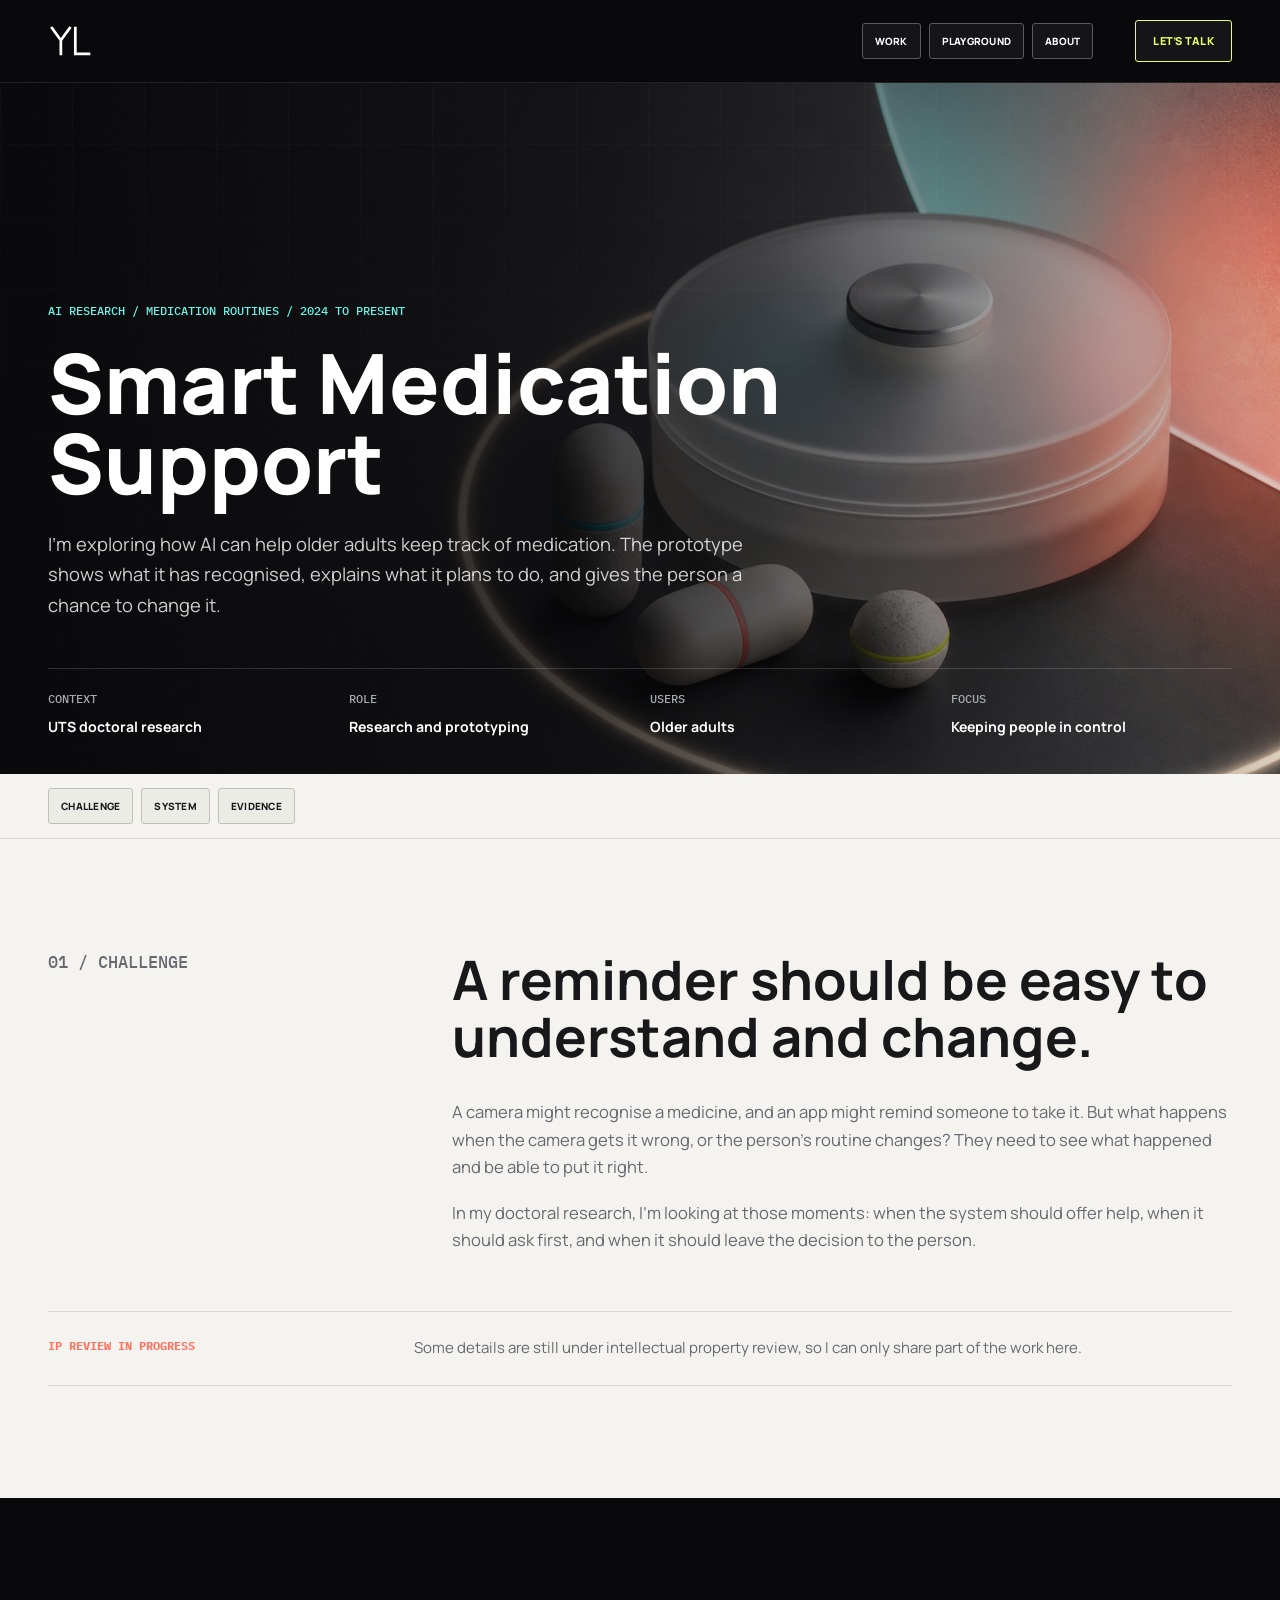
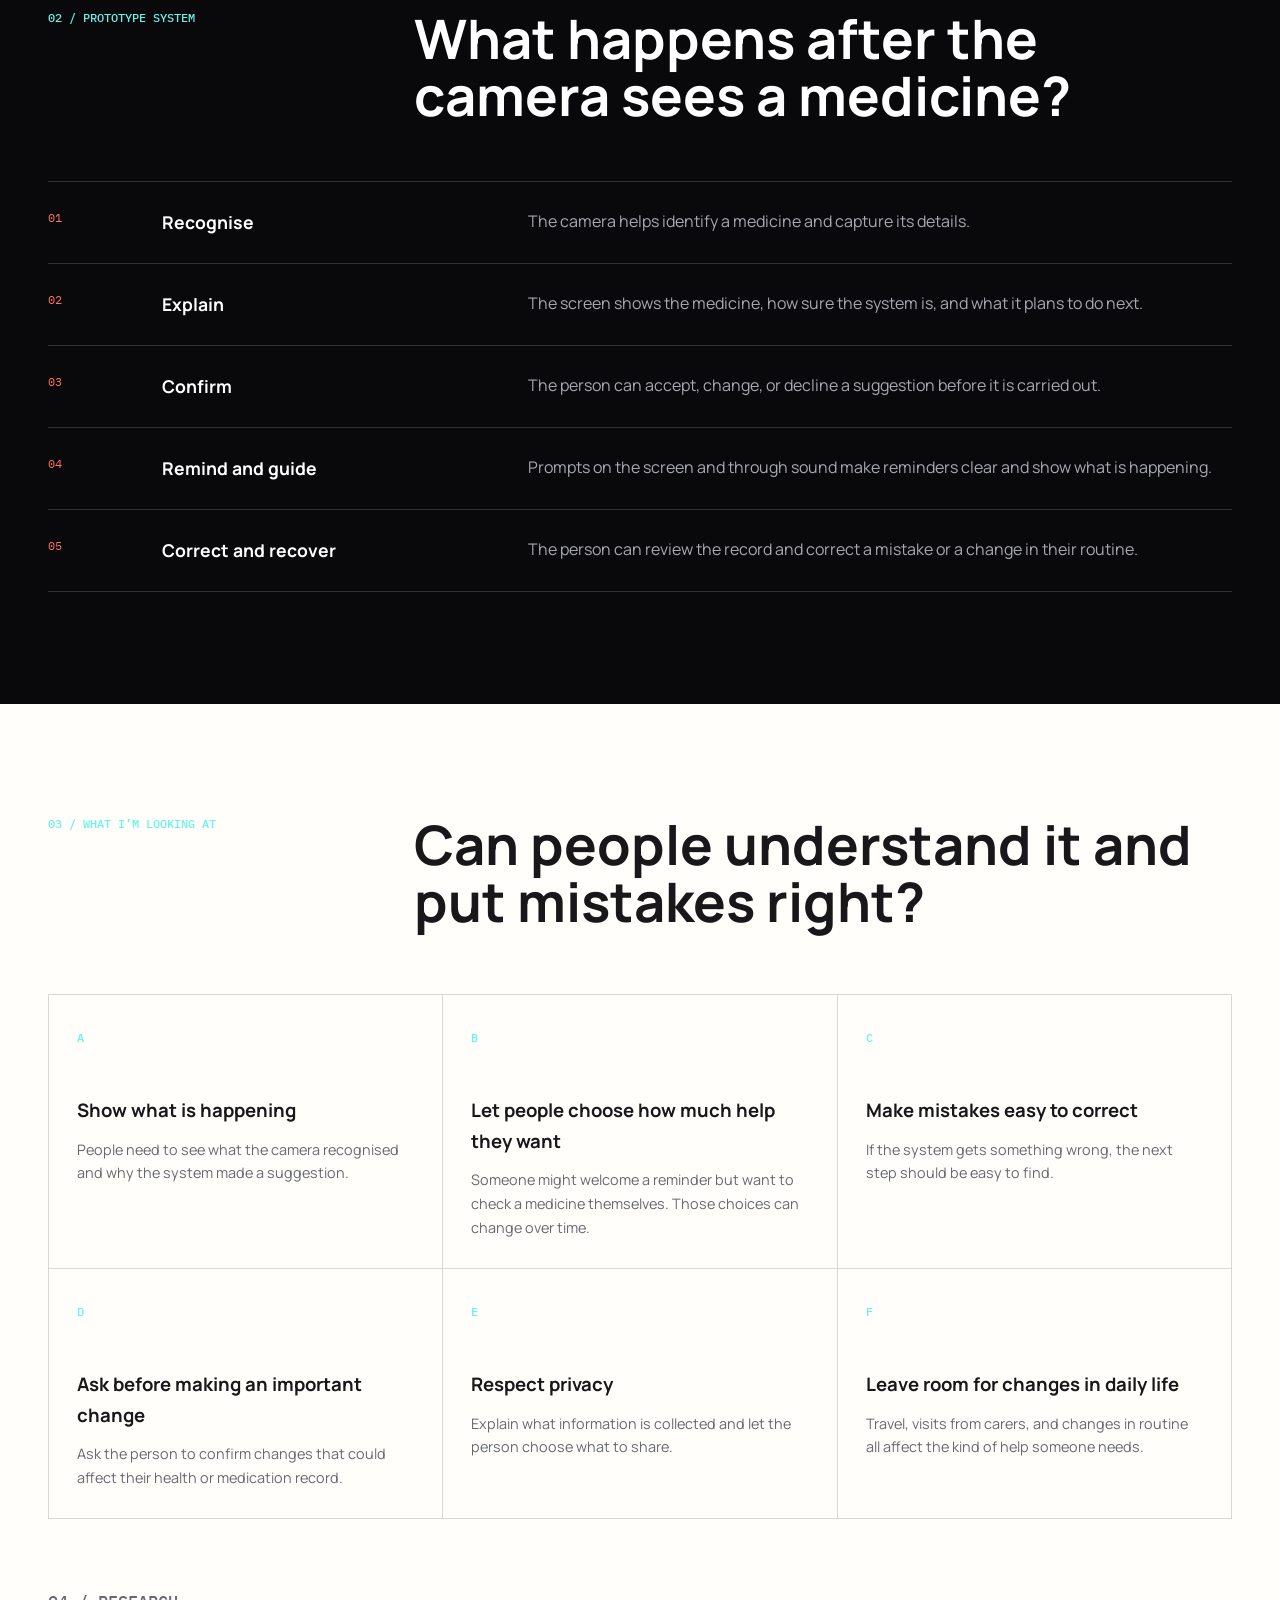
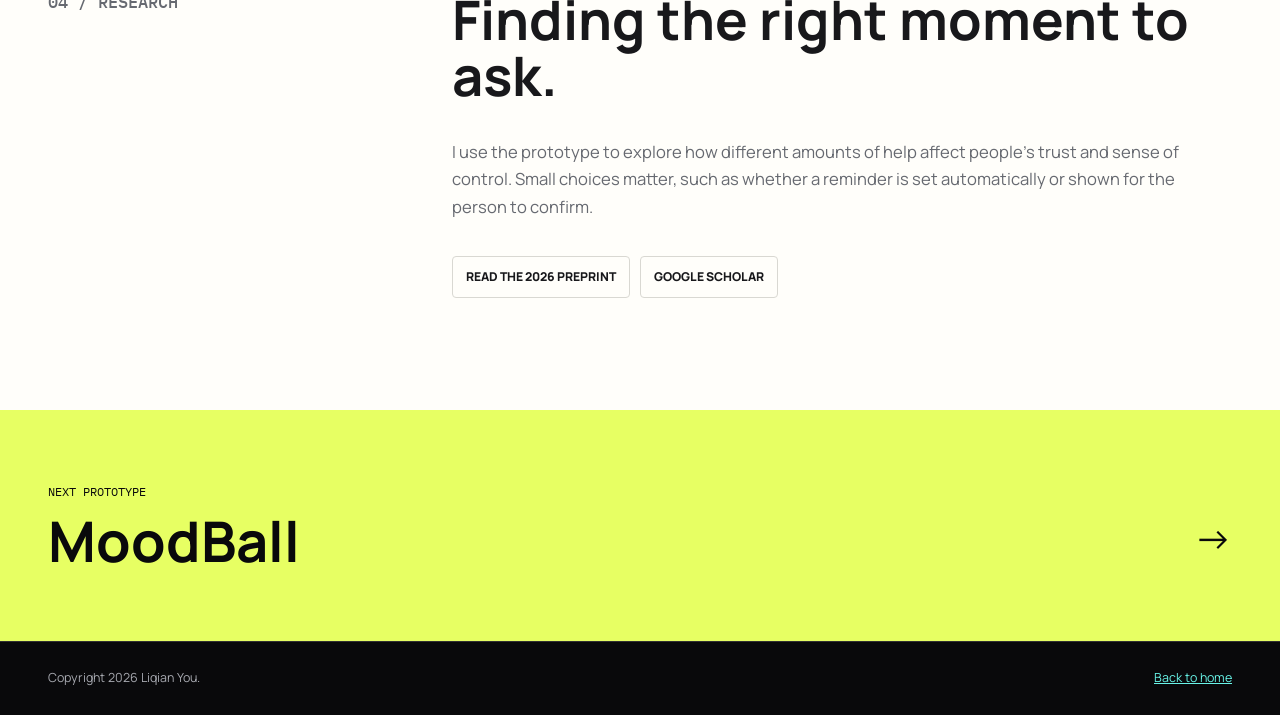
<file: portfolio/projects/smart-medication/index.html>
<!doctype html>
<html lang="en">

<head>
    <meta charset="utf-8">
    <meta name="viewport" content="width=device-width, initial-scale=1">
    <meta name="description"
        content="My research into medication reminders that older adults can understand, check, and change.">
    <meta property="og:title" content="Smart Medication Support | Liqian You">
    <meta property="og:description"
        content="How can AI help with a medication routine while leaving the person in charge?">
    <meta property="og:type" content="website">
    <meta property="og:image"
        content="https://liqianyouy.github.io/Homepage/portfolio/assets/images/smart-medication/concept-cover.jpg">
    <link rel="canonical" href="https://liqianyouy.github.io/Homepage/portfolio/projects/smart-medication/">
    <link rel="icon" href="../../assets/images/favicon-yl.svg" type="image/svg+xml">
    <title>Smart Medication Support | Liqian You</title>
    <link rel="preconnect" href="https://fonts.googleapis.com">
    <link rel="preconnect" href="https://fonts.gstatic.com" crossorigin>
    <link
        href="https://fonts.googleapis.com/css2?family=IBM+Plex+Mono:wght@500&amp;family=Manrope:wght@400;600;700;800&amp;display=swap"
        rel="stylesheet">
    <link rel="stylesheet" href="../../assets/css/site.css">
    <link rel="stylesheet" href="../../assets/css/home-intro.css?v=20260906-3">
    <link rel="stylesheet" href="../../assets/css/page-navigation.css?v=20260906-1">
</head>

<body class="project-body">
    <a class="skip-link" href="#case-content">Skip to case study</a>

    <header class="global-header intro-nav subpage-nav"><div class="global-header-inner"><a class="global-brand" href="../../" aria-label="YL home"><svg class="global-yl" viewBox="0 0 56 42" fill="none" aria-hidden="true"><path d="M5 5 16 20 27 5M16 20v17M34 5v32h17" stroke="currentColor" stroke-width="3.4" stroke-linecap="square" stroke-linejoin="miter"/></svg></a><nav class="global-nav" aria-label="Main navigation"><a class="site-action" href="../../#work">Work</a><a class="site-action" href="../../#interactive-title">Playground</a><a class="site-action" href="../../#profile">About</a></nav><a class="site-action global-contact" href="../../#contact">Let’s talk</a></div></header>

    <header class="case-hero case-hero--medication">
        <div class="shell case-hero-inner">
            <p class="case-kicker">AI research / Medication routines / 2024 to present</p>
            <h1 class="case-title">Smart Medication Support</h1>
            <p class="case-lede">
                I’m exploring how AI can help older adults keep track of medication. The prototype shows what it has recognised, explains what it plans to do, and gives the person a chance to change it.
            </p>
            <dl class="case-meta">
                <div>
                    <dt>Context</dt>
                    <dd>UTS doctoral research</dd>
                </div>
                <div>
                    <dt>Role</dt>
                    <dd>Research and prototyping</dd>
                </div>
                <div>
                    <dt>Users</dt>
                    <dd>Older adults</dd>
                </div>
                <div>
                    <dt>Focus</dt>
                    <dd>Keeping people in control</dd>
                </div>
            </dl>
        </div>
    </header>

    <nav class="case-toc" aria-label="In this project">
        <div class="shell case-toc-inner">
            <a href="#challenge">Challenge</a>
            <a href="#system">System</a>
            <a href="#evidence">Evidence</a>
        </div>
    </nav>

    <main id="case-content">
        <section class="case-section case-section--paper" id="challenge">
            <div class="shell">
                <div class="case-intro-grid">
                    <p class="section-index">01 / Challenge</p>
                    <div>
                        <h2>A reminder should be easy to understand and change.</h2>
                        <p>
                            A camera might recognise a medicine, and an app might remind someone to take it. But what happens when the camera gets it wrong, or the person’s routine changes? They need to see what happened and be able to put it right.
                        </p>
                        <p>
                            In my doctoral research, I’m looking at those moments: when the system should offer help, when it should ask first, and when it should leave the decision to the person.
                        </p>
                    </div>
                </div>

                <aside class="ip-note">
                    <strong>IP review in progress</strong>
                    <p>Some details are still under intellectual property review, so I can only share part of the work here.</p>
                </aside>
            </div>
        </section>

        <section class="case-section case-section--dark" id="system">
            <div class="shell">
                <div class="case-heading">
                    <p class="section-index">02 / Prototype system</p>
                    <h2>What happens after the camera sees a medicine?</h2>
                </div>

                <div class="process-list">
                    <article>
                        <span>01</span>
                        <h3>Recognise</h3>
                        <p>The camera helps identify a medicine and capture its details.</p>
                    </article>
                    <article>
                        <span>02</span>
                        <h3>Explain</h3>
                        <p>The screen shows the medicine, how sure the system is, and what it plans to do next.
                        </p>
                    </article>
                    <article>
                        <span>03</span>
                        <h3>Confirm</h3>
                        <p>The person can accept, change, or decline a suggestion before it is carried out.</p>
                    </article>
                    <article>
                        <span>04</span>
                        <h3>Remind and guide</h3>
                        <p>Prompts on the screen and through sound make reminders clear and show what is happening.</p>
                    </article>
                    <article>
                        <span>05</span>
                        <h3>Correct and recover</h3>
                        <p>The person can review the record and correct a mistake or a change in their routine.
                        </p>
                    </article>
                </div>

            </div>
        </section>

        <section class="case-section case-section--white" id="evidence">
            <div class="shell">
                <div class="case-heading">
                    <p class="section-index">03 / What I’m looking at</p>
                    <h2>Can people understand it and put mistakes right?</h2>
                </div>

                <div class="principles-grid">
                    <article>
                        <span class="project-number">A</span>
                        <h3>Show what is happening</h3>
                        <p>People need to see what the camera recognised and why the system made a suggestion.</p>
                    </article>
                    <article>
                        <span class="project-number">B</span>
                        <h3>Let people choose how much help they want</h3>
                        <p>Someone might welcome a reminder but want to check a medicine themselves. Those choices can change over time.</p>
                    </article>
                    <article>
                        <span class="project-number">C</span>
                        <h3>Make mistakes easy to correct</h3>
                        <p>If the system gets something wrong, the next step should be easy to find.</p>
                    </article>
                    <article>
                        <span class="project-number">D</span>
                        <h3>Ask before making an important change</h3>
                        <p>Ask the person to confirm changes that could affect their health or medication record.</p>
                    </article>
                    <article>
                        <span class="project-number">E</span>
                        <h3>Respect privacy</h3>
                        <p>Explain what information is collected and let the person choose what to share.</p>
                    </article>
                    <article>
                        <span class="project-number">F</span>
                        <h3>Leave room for changes in daily life</h3>
                        <p>Travel, visits from carers, and changes in routine all affect the kind of help someone needs.</p>
                    </article>
                </div>

                <div class="case-intro-grid stack-top-lg">
                    <p class="section-index">04 / Research</p>
                    <div>
                        <h2>Finding the right moment to ask.</h2>
                        <p>
                            I use the prototype to explore how different amounts of help affect people’s trust and sense of control. Small choices matter, such as whether a reminder is set automatically or shown for the person to confirm.
                        </p>
                        <div class="document-links">
                            <a href="https://arxiv.org/abs/2606.28777">Read the 2026 preprint</a>
                            <a href="https://scholar.google.com.au/citations?user=iT1f0F8AAAAJ">Google Scholar</a>
                        </div>
                    </div>
                </div>
            </div>
        </section>
    </main>

    <a class="next-project" href="../moodball/">
        <div class="shell next-project-inner">
            <div>
                <p>Next prototype</p>
                <h2>MoodBall</h2>
            </div>
            <span aria-hidden="true">&rarr;</span>
        </div>
    </a>

    <footer class="site-footer">
        <div class="shell footer-inner">
            <p>Copyright 2026 Liqian You.</p>
            <a href="../../">Back to home</a>
        </div>
    </footer>
</body>

</html>
</file>
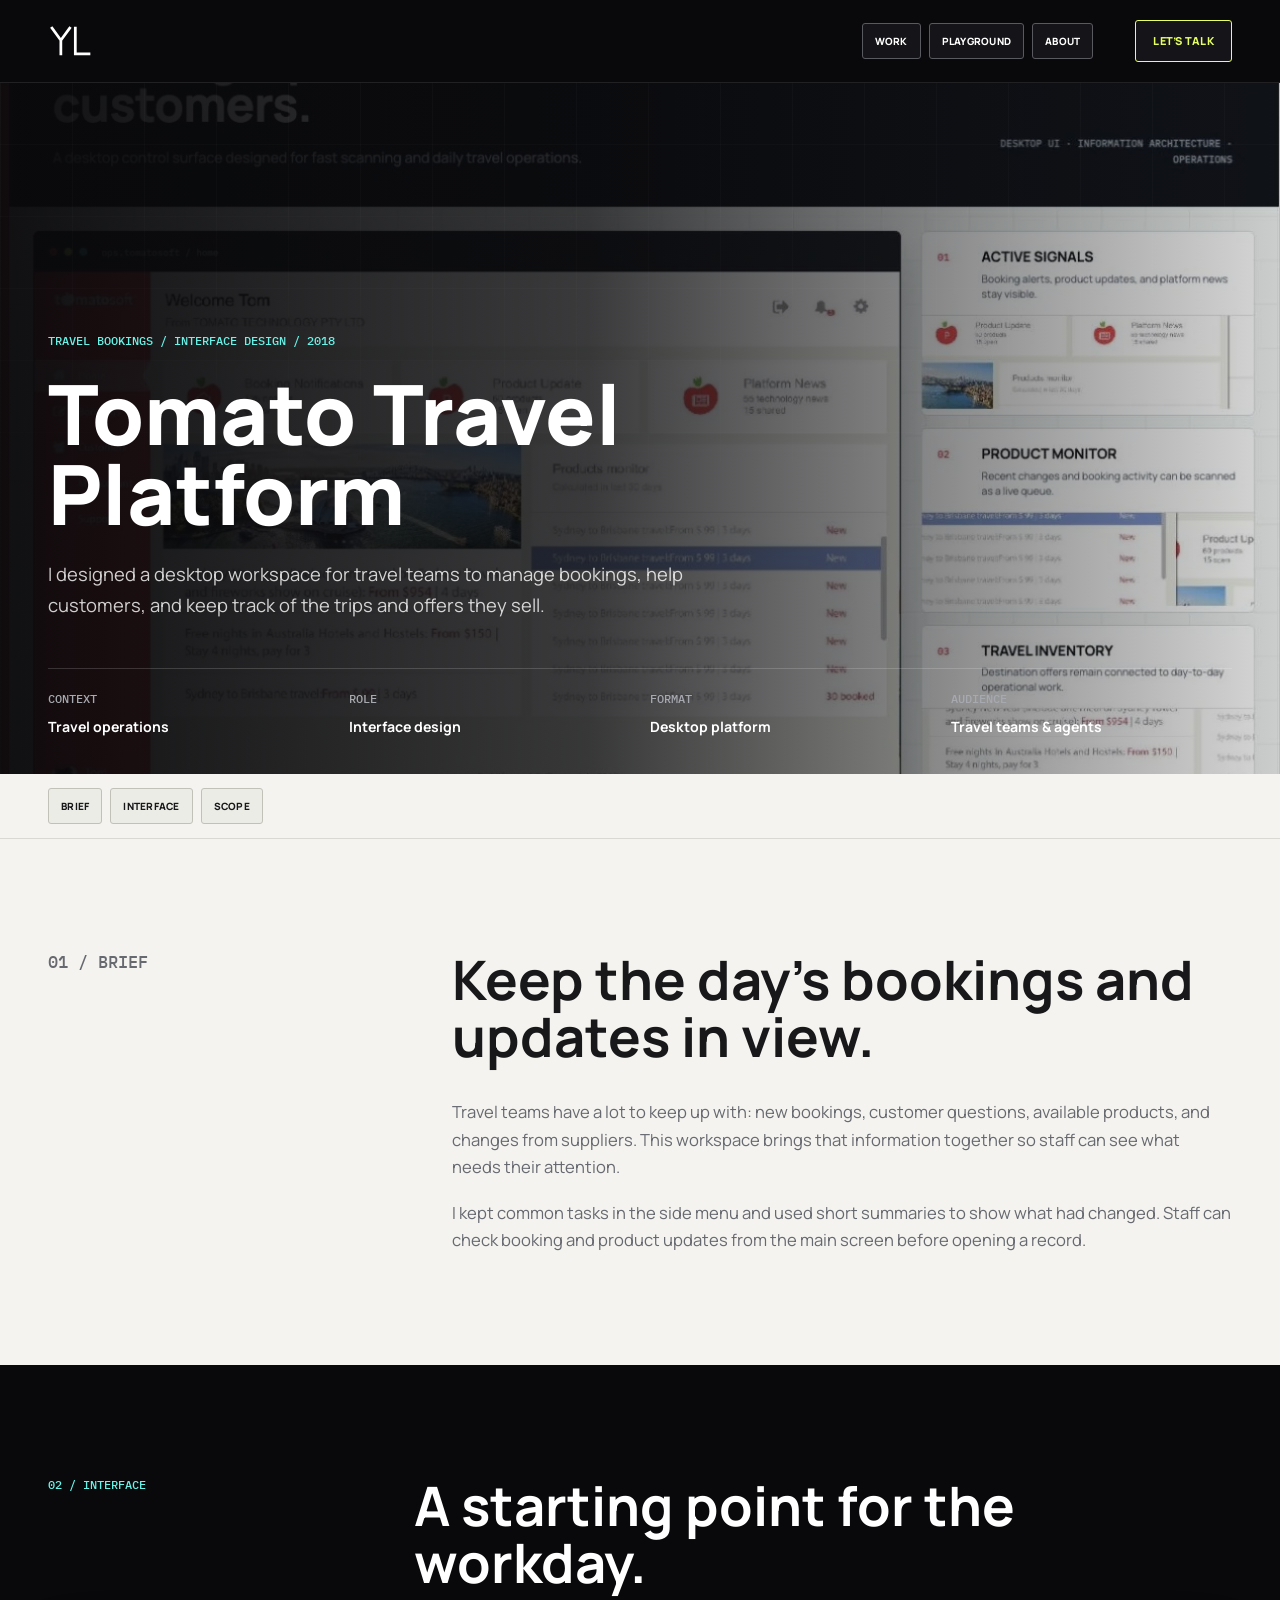
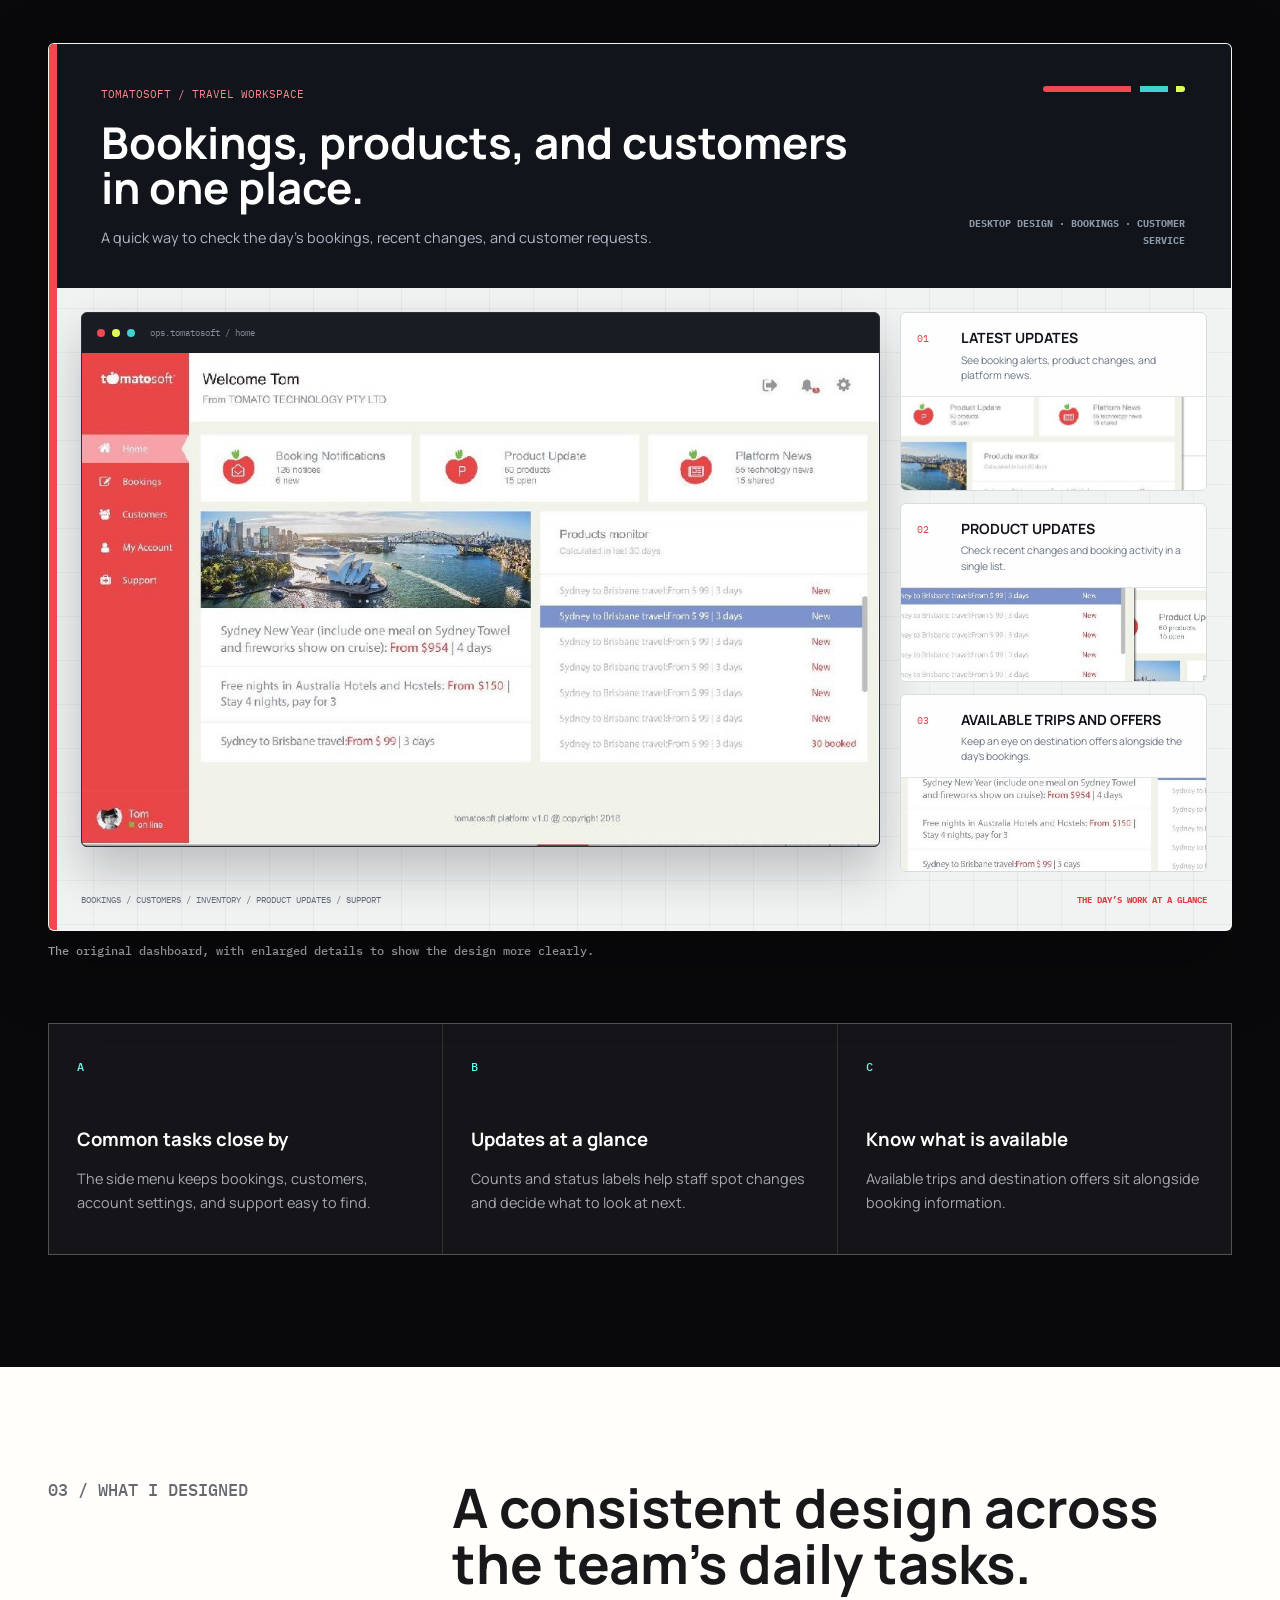
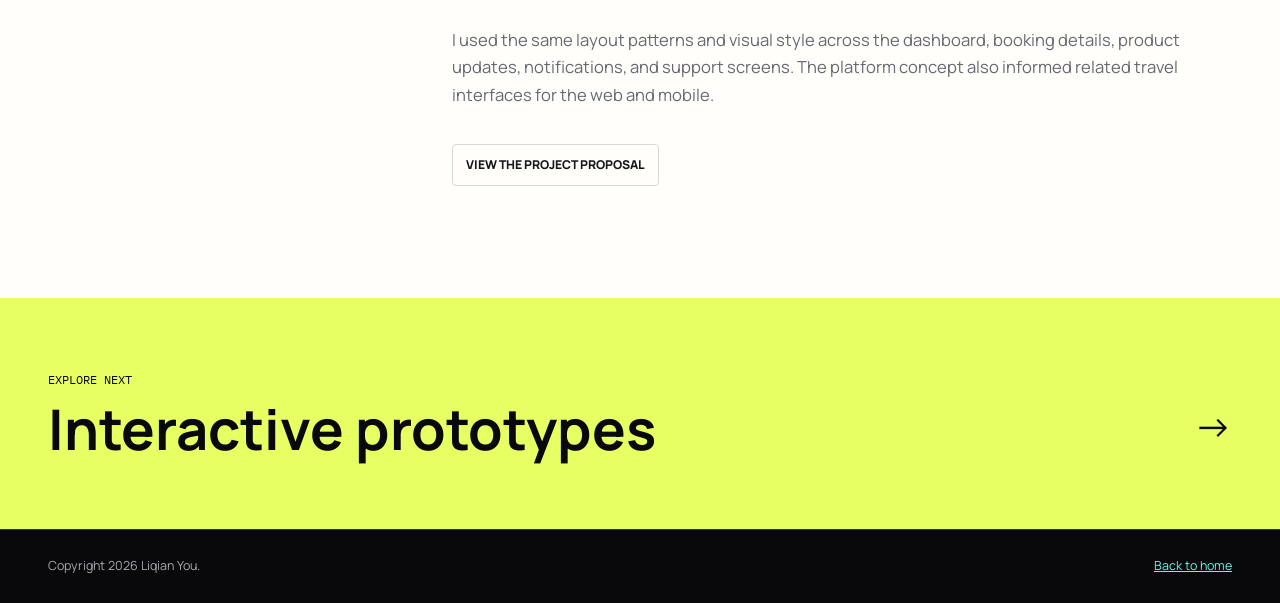
<file: portfolio/projects/tomato-travel/index.html>
<!doctype html>
<html lang="en">

<head>
    <meta charset="utf-8">
    <meta name="viewport" content="width=device-width, initial-scale=1">
    <meta name="description"
        content="I designed a desktop workspace for travel teams to manage bookings, help customers, and keep track of travel products.">
    <meta property="og:title" content="Tomato Travel Platform | Liqian You">
    <meta property="og:description"
        content="Screens for travel agents to check bookings, customer requests, and product updates during the day.">
    <meta property="og:type" content="website">
    <meta property="og:image"
        content="https://liqianyouy.github.io/Homepage/portfolio/assets/images/projects/tomato-travel/cover.webp">
    <link rel="canonical" href="https://liqianyouy.github.io/Homepage/portfolio/projects/tomato-travel/">
    <link rel="icon" href="../../assets/images/favicon-yl.svg" type="image/svg+xml">
    <title>Tomato Travel Platform | Liqian You</title>
    <link rel="preconnect" href="https://fonts.googleapis.com">
    <link rel="preconnect" href="https://fonts.gstatic.com" crossorigin>
    <link
        href="https://fonts.googleapis.com/css2?family=IBM+Plex+Mono:wght@500&amp;family=Manrope:wght@400;600;700;800&amp;display=swap"
        rel="stylesheet">
    <link rel="stylesheet" href="../../assets/css/site.css">
    <link rel="stylesheet" href="../../assets/css/home-intro.css?v=20260906-3">
    <link rel="stylesheet" href="../../assets/css/page-navigation.css?v=20260906-1">
</head>

<body class="project-body">
    <a class="skip-link" href="#case-content">Skip to project</a>

    <header class="global-header intro-nav subpage-nav"><div class="global-header-inner"><a class="global-brand" href="../../" aria-label="YL home"><svg class="global-yl" viewBox="0 0 56 42" fill="none" aria-hidden="true"><path d="M5 5 16 20 27 5M16 20v17M34 5v32h17" stroke="currentColor" stroke-width="3.4" stroke-linecap="square" stroke-linejoin="miter"/></svg></a><nav class="global-nav" aria-label="Main navigation"><a class="site-action" href="../../#work">Work</a><a class="site-action" href="../../#interactive-title">Playground</a><a class="site-action" href="../../#profile">About</a></nav><a class="site-action global-contact" href="../../#contact">Let’s talk</a></div></header>

    <header class="case-hero case-hero--tomato">
        <div class="shell case-hero-inner">
            <p class="case-kicker">Travel bookings / Interface design / 2018</p>
            <h1 class="case-title">Tomato Travel Platform</h1>
            <p class="case-lede">
                I designed a desktop workspace for travel teams to manage bookings, help customers,
                and keep track of the trips and offers they sell.
            </p>
            <dl class="case-meta">
                <div>
                    <dt>Context</dt>
                    <dd>Travel operations</dd>
                </div>
                <div>
                    <dt>Role</dt>
                    <dd>Interface design</dd>
                </div>
                <div>
                    <dt>Format</dt>
                    <dd>Desktop platform</dd>
                </div>
                <div>
                    <dt>Audience</dt>
                    <dd>Travel teams &amp; agents</dd>
                </div>
            </dl>
        </div>
    </header>

    <nav class="case-toc" aria-label="In this project">
        <div class="shell case-toc-inner">
            <a href="#brief">Brief</a>
            <a href="#interface">Interface</a>
            <a href="#scope">Scope</a>
        </div>
    </nav>

    <main id="case-content">
        <section class="case-section case-section--paper" id="brief">
            <div class="shell">
                <div class="case-intro-grid">
                    <p class="section-index">01 / Brief</p>
                    <div>
                        <h2>Keep the day’s bookings and updates in view.</h2>
                        <p>
                            Travel teams have a lot to keep up with: new bookings, customer questions, available
                            products, and changes from suppliers. This workspace brings that information together
                            so staff can see what needs their attention.
                        </p>
                        <p>
                            I kept common tasks in the side menu and used short summaries to show what had changed.
                            Staff can check booking and product updates from the main screen before opening a record.
                        </p>
                    </div>
                </div>
            </div>
        </section>

        <section class="case-section case-section--dark" id="interface">
            <div class="shell">
                <div class="case-heading">
                    <p class="section-index">02 / Interface</p>
                    <h2>A starting point for the workday.</h2>
                </div>

                <figure class="media-item tomato-dashboard-figure">
                    <div class="tomato-dashboard">
                        <div class="tomato-dashboard__header">
                            <div>
                                <p>TOMATOSOFT / TRAVEL WORKSPACE</p>
                                <h3>Bookings, products, and customers in one place.</h3>
                                <span>A quick way to check the day’s bookings, recent changes, and
                                    customer requests.</span>
                            </div>
                            <strong>DESKTOP DESIGN &middot; BOOKINGS &middot; CUSTOMER SERVICE</strong>
                        </div>

                        <div class="tomato-dashboard__workspace">
                            <div class="tomato-browser">
                                <div class="tomato-browser__bar" aria-hidden="true">
                                    <span></span>
                                    <span></span>
                                    <span></span>
                                    <p>ops.tomatosoft / home</p>
                                </div>
                                <img src="../../assets/images/projects/tomato-travel/screens/dashboard.jpg"
                                    alt="Tomato Travel dashboard with bookings, customer navigation, product updates, and notifications"
                                    loading="lazy" decoding="async">
                            </div>

                            <aside class="tomato-dashboard__focus" aria-label="Dashboard interface details">
                                <article>
                                    <header>
                                        <span>01</span>
                                        <div>
                                            <h4>Latest updates</h4>
                                            <p>See booking alerts, product changes, and platform news.</p>
                                        </div>
                                    </header>
                                    <div class="tomato-crop tomato-crop--signals" aria-hidden="true"></div>
                                </article>
                                <article>
                                    <header>
                                        <span>02</span>
                                        <div>
                                            <h4>Product updates</h4>
                                            <p>Check recent changes and booking activity in a single list.</p>
                                        </div>
                                    </header>
                                    <div class="tomato-crop tomato-crop--monitor" aria-hidden="true"></div>
                                </article>
                                <article>
                                    <header>
                                        <span>03</span>
                                        <div>
                                            <h4>Available trips and offers</h4>
                                            <p>Keep an eye on destination offers alongside the day’s bookings.</p>
                                        </div>
                                    </header>
                                    <div class="tomato-crop tomato-crop--inventory" aria-hidden="true"></div>
                                </article>
                            </aside>
                        </div>

                        <div class="tomato-dashboard__footer">
                            <span>Bookings / Customers / Inventory / Product updates / Support</span>
                            <strong>THE DAY’S WORK AT A GLANCE</strong>
                        </div>
                    </div>
                    <figcaption class="caption">The original dashboard, with enlarged details to show the design more clearly.</figcaption>
                </figure>

                <div class="principles-grid">
                    <article>
                        <span class="project-number">A</span>
                        <h3>Common tasks close by</h3>
                        <p>The side menu keeps bookings, customers, account settings, and support easy to find.</p>
                    </article>
                    <article>
                        <span class="project-number">B</span>
                        <h3>Updates at a glance</h3>
                        <p>Counts and status labels help staff spot changes and decide what to look at next.</p>
                    </article>
                    <article>
                        <span class="project-number">C</span>
                        <h3>Know what is available</h3>
                        <p>Available trips and destination offers sit alongside booking information.</p>
                    </article>
                </div>
            </div>
        </section>

        <section class="case-section case-section--white" id="scope">
            <div class="shell">
                <div class="case-intro-grid">
                    <p class="section-index">03 / What I designed</p>
                    <div>
                        <h2>A consistent design across the team’s daily tasks.</h2>
                        <p>
                            I used the same layout patterns and visual style across the dashboard, booking details,
                            product updates, notifications, and support screens. The platform concept also informed
                            related travel interfaces for the web and mobile.
                        </p>
                        <div class="document-links">
                            <a href="../../assets/documents/tomato-travel-proposal.pdf">View the project proposal</a>
                        </div>
                    </div>
                </div>
            </div>
        </section>
    </main>

    <a class="next-project" href="../../#work">
        <div class="shell next-project-inner">
            <div>
                <p>Explore next</p>
                <h2>Interactive prototypes</h2>
            </div>
            <span aria-hidden="true">&rarr;</span>
        </div>
    </a>

    <footer class="site-footer">
        <div class="shell footer-inner">
            <p>Copyright 2026 Liqian You.</p>
            <a href="../../">Back to home</a>
        </div>
    </footer>
</body>

</html>
</file>
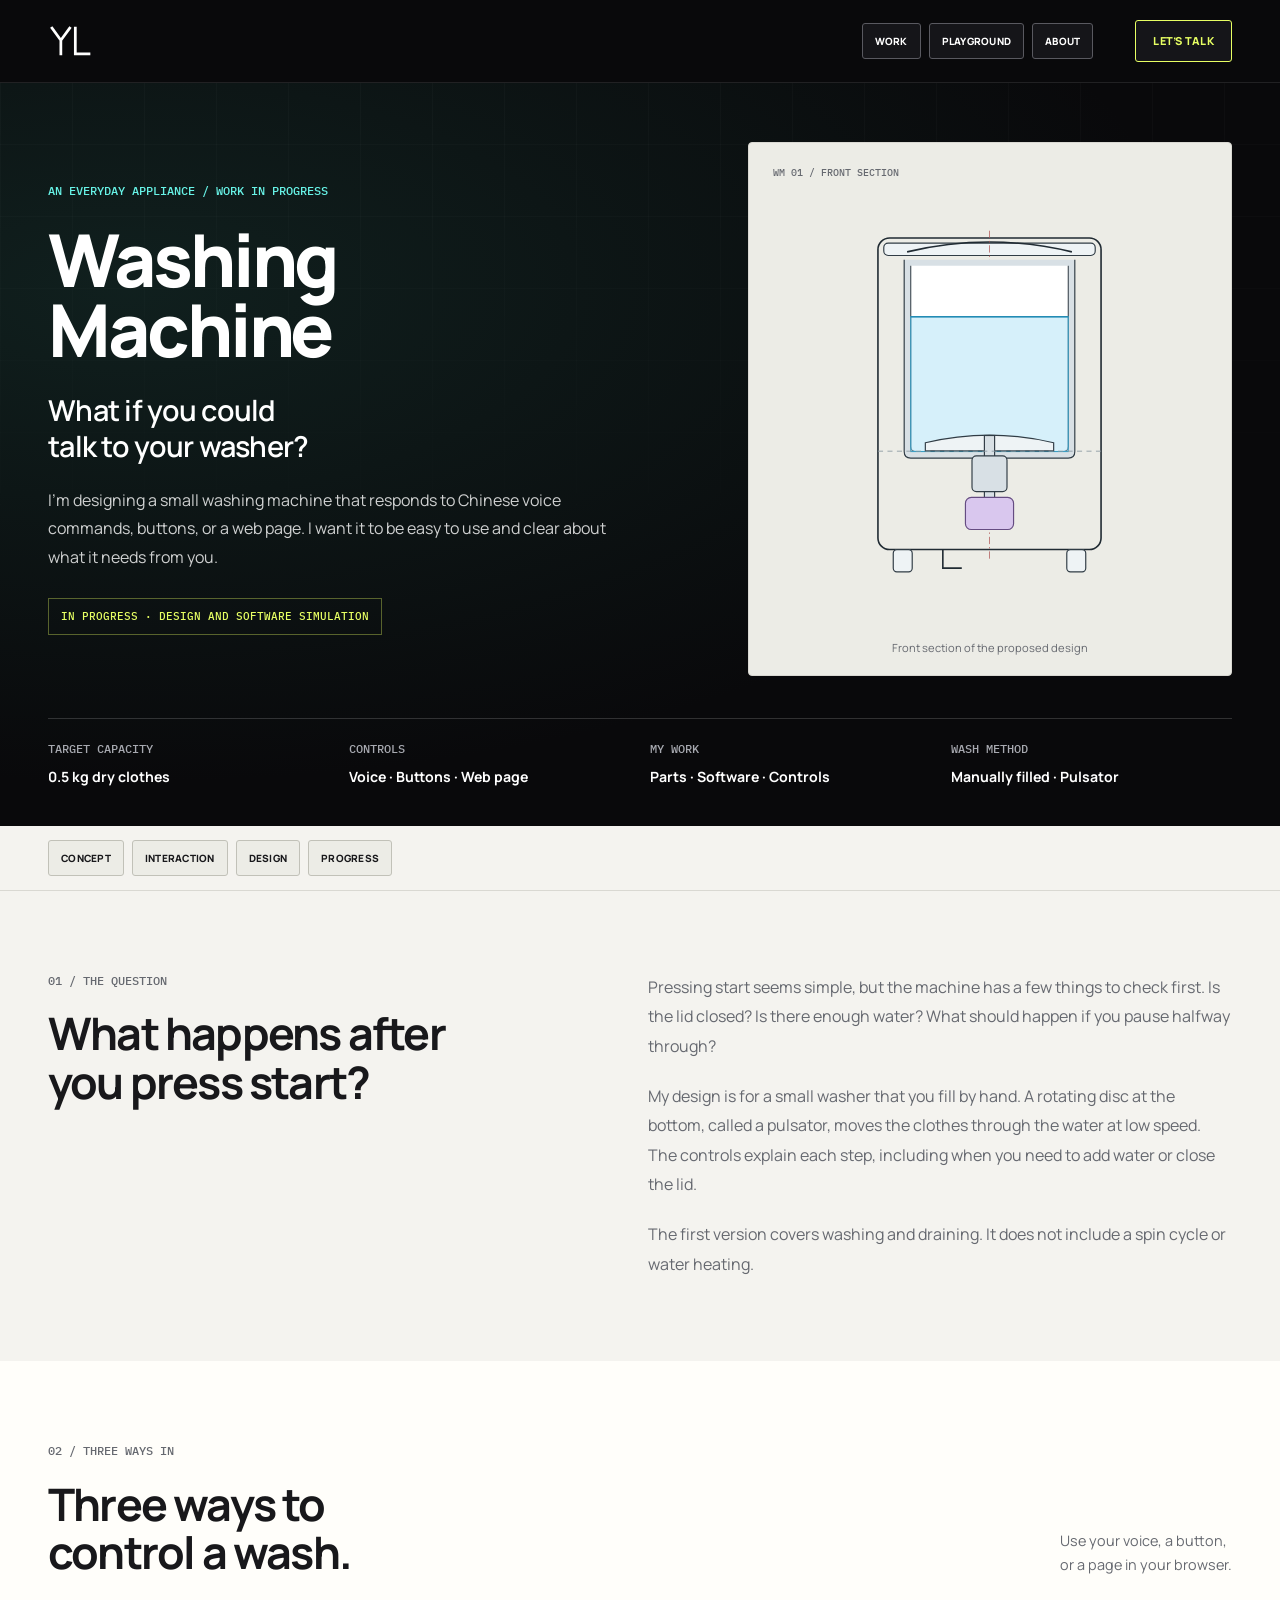
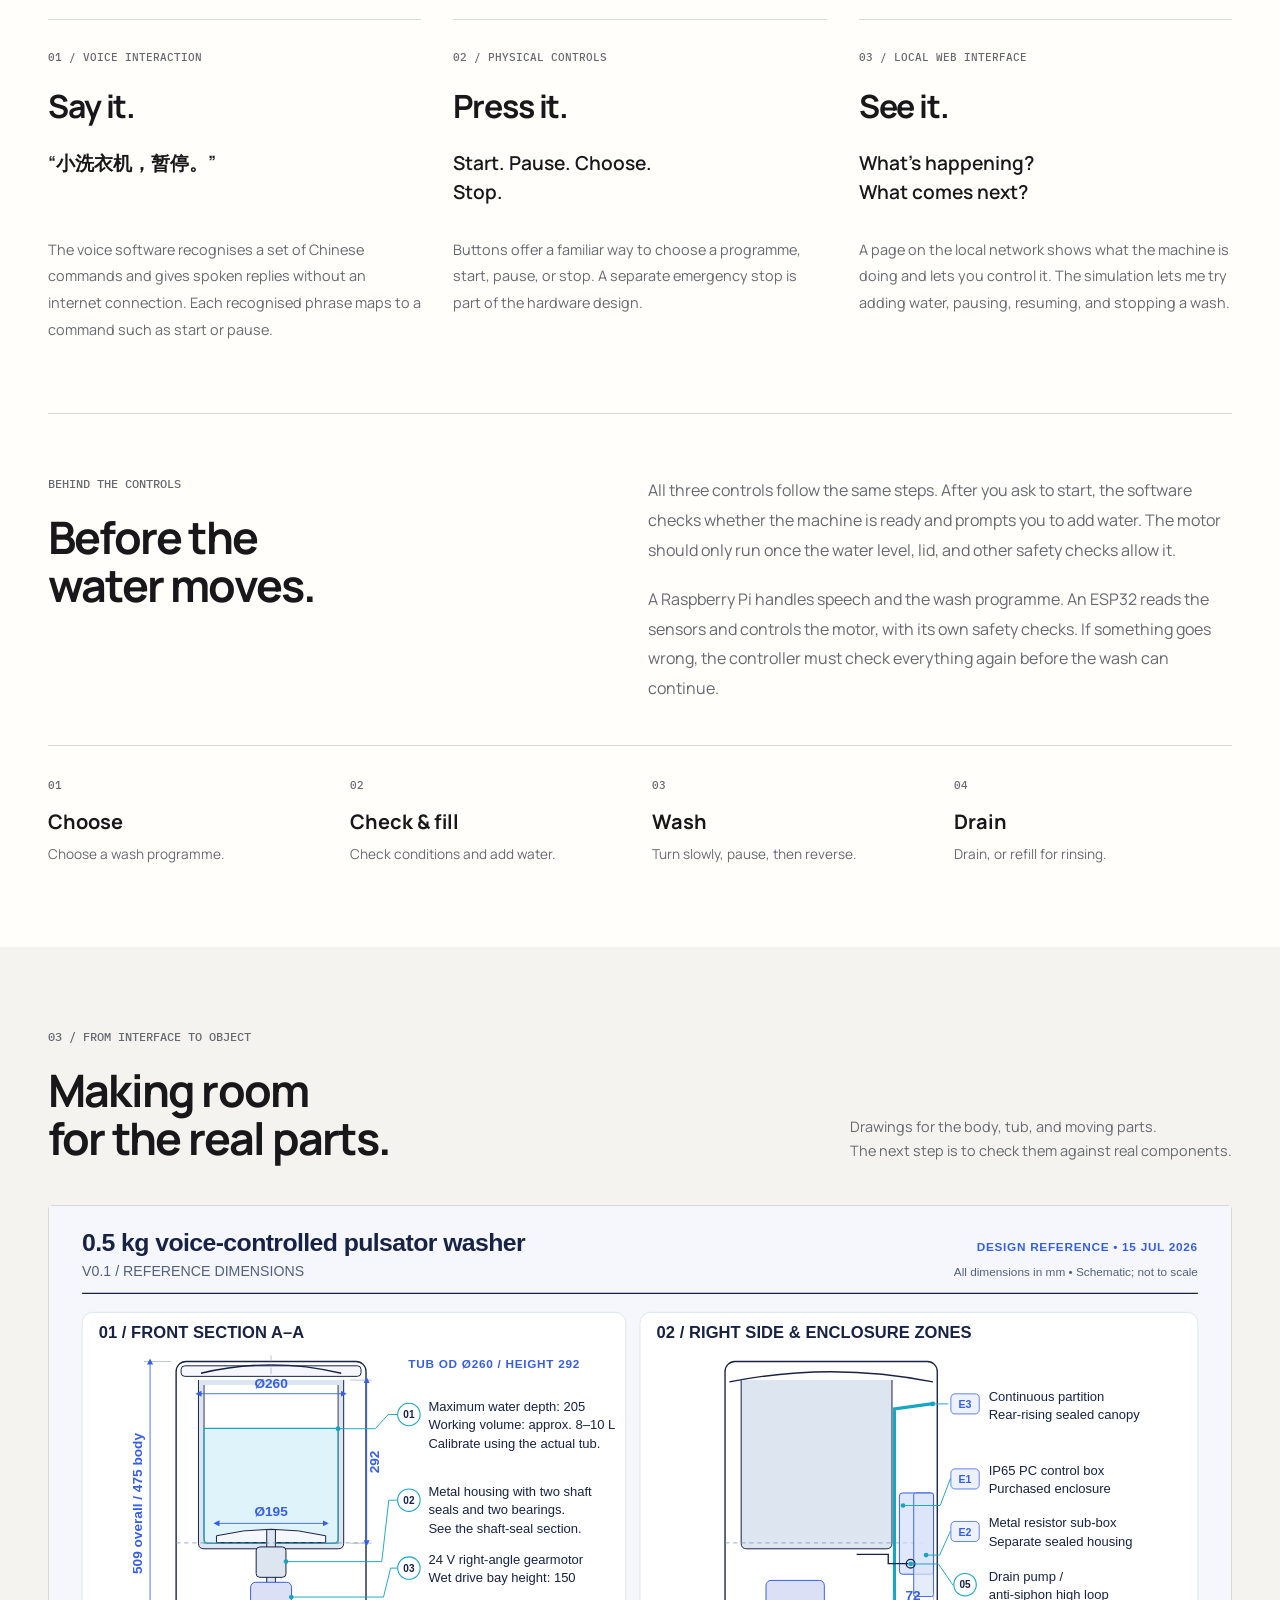
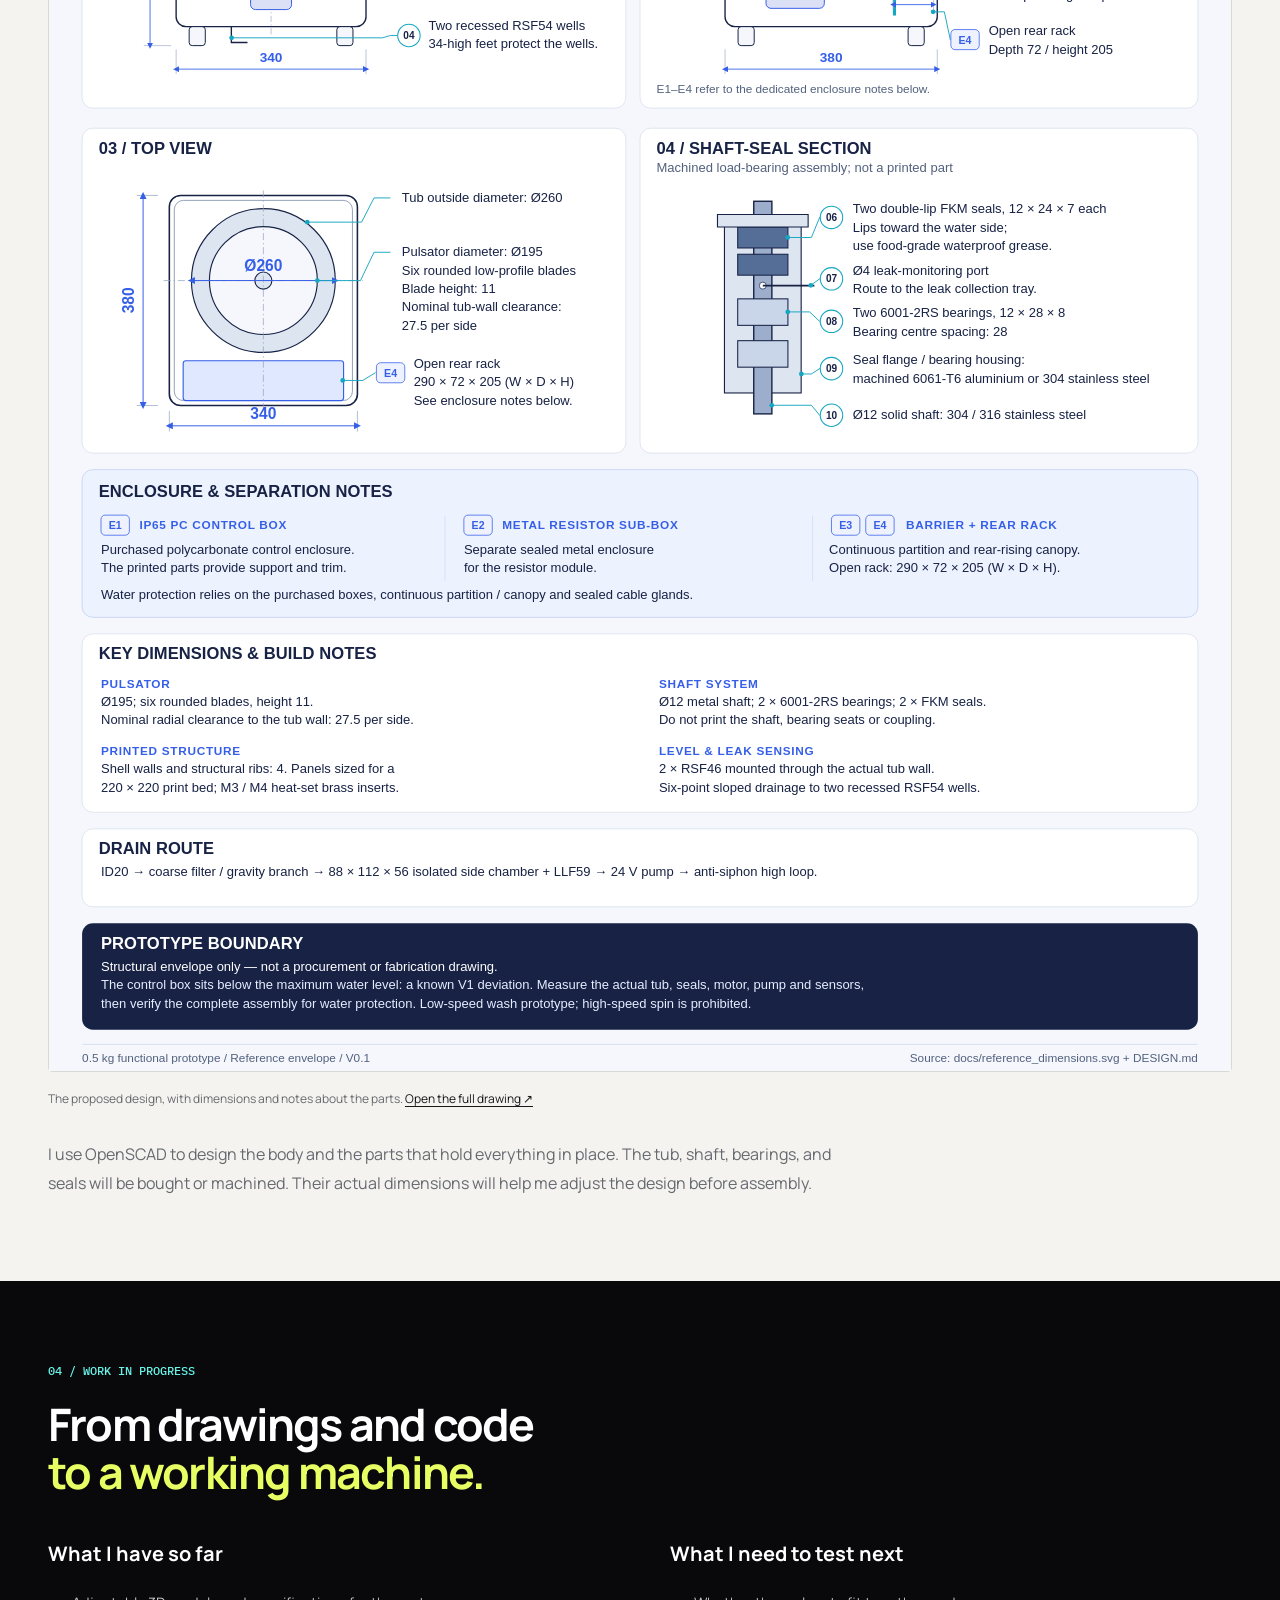
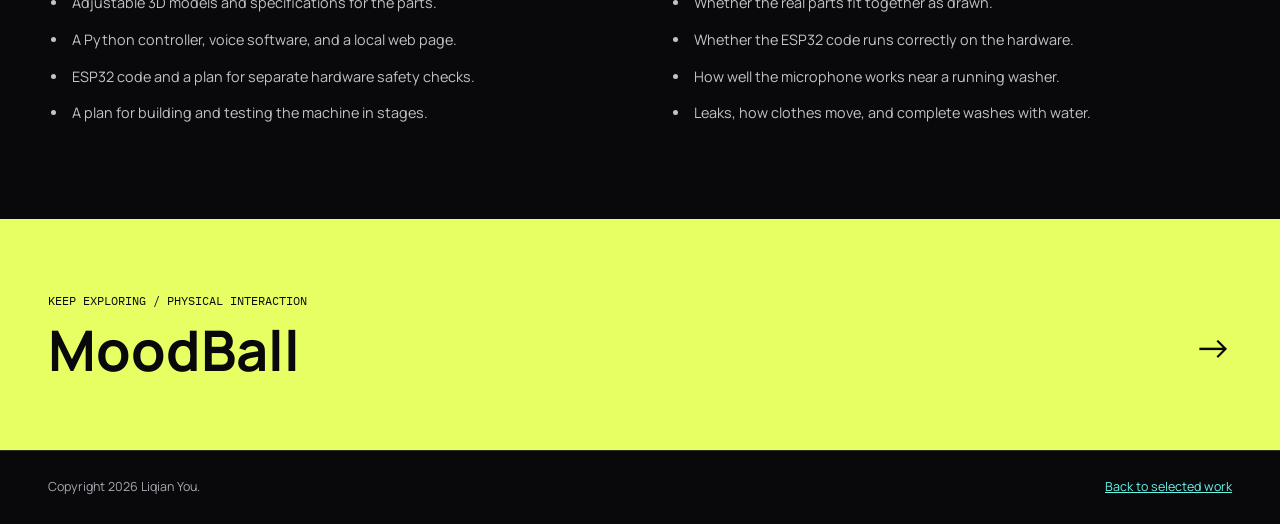
<file: portfolio/projects/washing-machine/index.html>
<!doctype html>
<html lang="en">

<head>
    <meta charset="utf-8">
    <meta name="viewport" content="width=device-width, initial-scale=1">
    <meta name="description"
        content="I’m designing a small washing machine that you can control by voice, buttons, or a web page. The design and software simulation are in progress.">
    <meta property="og:title" content="Washing Machine | Liqian You">
    <meta property="og:description"
        content="A small washing machine with Chinese voice commands, simple buttons, and a web page that shows what is happening.">
    <meta property="og:type" content="website">
    <link rel="canonical" href="https://liqianyouy.github.io/Homepage/portfolio/projects/washing-machine/">
    <link rel="icon" href="../../assets/images/favicon-yl.svg" type="image/svg+xml">
    <title>Washing Machine | Liqian You</title>
    <link rel="preconnect" href="https://fonts.googleapis.com">
    <link rel="preconnect" href="https://fonts.gstatic.com" crossorigin>
    <link
        href="https://fonts.googleapis.com/css2?family=IBM+Plex+Mono:wght@500&amp;family=Manrope:wght@400;600;700;800&amp;display=swap"
        rel="stylesheet">
    <link rel="stylesheet" href="../../assets/css/site.css">
    <link rel="stylesheet" href="../../assets/css/home-intro.css?v=20260906-3">
    <link rel="stylesheet" href="../../assets/css/page-navigation.css?v=20260906-1">
    <link rel="stylesheet" href="../../assets/css/washing-machine.css?v=20260906-1">
</head>

<body class="project-body washer-page">
    <a class="skip-link" href="#case-content">Skip to case study</a>

    <header class="global-header intro-nav subpage-nav"><div class="global-header-inner"><a class="global-brand" href="../../" aria-label="YL home"><svg class="global-yl" viewBox="0 0 56 42" fill="none" aria-hidden="true"><path d="M5 5 16 20 27 5M16 20v17M34 5v32h17" stroke="currentColor" stroke-width="3.4" stroke-linecap="square" stroke-linejoin="miter"/></svg></a><nav class="global-nav" aria-label="Main navigation"><a class="site-action" href="../../#work">Work</a><a class="site-action" href="../../#interactive-title">Playground</a><a class="site-action" href="../../#profile">About</a></nav><a class="site-action global-contact" href="../../#contact">Let’s talk</a></div></header>

    <header class="case-hero washer-hero" aria-labelledby="project-title">
        <div class="shell washer-hero-inner">
            <div class="washer-hero-copy">
                <p class="case-kicker">An everyday appliance / Work in progress</p>
                <h1 class="case-title" id="project-title">Washing<br>Machine</h1>
                <p class="washer-question">What if you could<br>talk to your washer?</p>
                <p class="case-lede">I’m designing a small washing machine that responds to Chinese voice commands,
                    buttons, or a web page. I want it to be easy to use and clear about what it needs from you.</p>
                <p class="washer-stage">In progress · Design and software simulation</p>
            </div>
            <figure class="washer-hero-drawing">
                <span class="washer-drawing-label">WM 01 / Front section</span>
                <img src="../../assets/images/washing-machine/front-section.svg"
                    alt="Front section drawing of the proposed washing machine" width="620" height="700">
                <figcaption>Front section of the proposed design</figcaption>
            </figure>
            <dl class="case-meta washer-facts">
                <div><dt>Target capacity</dt><dd>0.5 kg dry clothes</dd></div>
                <div><dt>Controls</dt><dd>Voice · Buttons · Web page</dd></div>
                <div><dt>My work</dt><dd>Parts · Software · Controls</dd></div>
                <div><dt>Wash method</dt><dd>Manually filled · Pulsator</dd></div>
            </dl>
        </div>
    </header>

    <nav class="case-toc" aria-label="In this project">
        <div class="shell case-toc-inner">
            <a href="#concept">Concept</a>
            <a href="#interaction">Interaction</a>
            <a href="#design">Design</a>
            <a href="#progress">Progress</a>
        </div>
    </nav>

    <main id="case-content">
        <section class="case-section case-section--paper" id="concept">
            <div class="shell washer-split">
                <div class="washer-section-heading">
                    <p class="section-index">01 / The question</p>
                    <h2>What happens after<br>you press start?</h2>
                </div>
                <div class="washer-prose">
                    <p>Pressing start seems simple, but the machine has a few things to check first. Is the lid
                        closed? Is there enough water? What should happen if you pause halfway through?</p>
                    <p>My design is for a small washer that you fill by hand. A rotating disc at the bottom,
                        called a pulsator, moves the clothes through the water at low speed. The controls explain
                        each step, including when you need to add water or close the lid.</p>
                    <p>The first version covers washing and draining. It does not include a spin cycle or water
                        heating.</p>
                </div>
            </div>
        </section>

        <section class="case-section case-section--white" id="interaction">
            <div class="shell">
                <div class="washer-section-heading washer-heading-row">
                    <div>
                        <p class="section-index">02 / Three ways in</p>
                        <h2>Three ways to<br>control a wash.</h2>
                    </div>
                    <p>Use your voice, a button,<br>or a page in your browser.</p>
                </div>
                <div class="washer-input-grid">
                    <article>
                        <span class="washer-input-number">01 / Voice interaction</span>
                        <h3>Say it.</h3>
                        <blockquote lang="zh-CN">“小洗衣机，暂停。”</blockquote>
                        <p>The voice software recognises a set of Chinese commands and gives spoken replies without
                            an internet connection. Each recognised phrase maps to a command such as start or pause.</p>
                    </article>
                    <article>
                        <span class="washer-input-number">02 / Physical controls</span>
                        <h3>Press it.</h3>
                        <p class="washer-input-example">Start. Pause. Choose.<br>Stop.</p>
                        <p>Buttons offer a familiar way to choose a programme, start, pause, or stop. A separate
                            emergency stop is part of the hardware design.</p>
                    </article>
                    <article>
                        <span class="washer-input-number">03 / Local web interface</span>
                        <h3>See it.</h3>
                        <p class="washer-input-example">What’s happening?<br>What comes next?</p>
                        <p>A page on the local network shows what the machine is doing and lets you control it.
                            The simulation lets me try adding water, pausing, resuming, and stopping a wash.</p>
                    </article>
                </div>

                <div class="washer-logic washer-split">
                    <div class="washer-section-heading">
                        <p class="section-index">Behind the controls</p>
                        <h2>Before the<br>water moves.</h2>
                    </div>
                    <div class="washer-prose">
                        <p>All three controls follow the same steps. After you ask to start, the software checks
                            whether the machine is ready and prompts you to add water. The motor should only run once
                            the water level, lid, and other safety checks allow it.</p>
                        <p>A Raspberry Pi handles speech and the wash programme. An ESP32 reads the sensors and
                            controls the motor, with its own safety checks. If something goes wrong, the controller
                            must check everything again before the wash can continue.</p>
                    </div>
                </div>
                <ol class="washer-flow" aria-label="Planned steps in a wash">
                    <li><span>01</span><h3>Choose</h3><p>Choose a wash programme.</p></li>
                    <li><span>02</span><h3>Check &amp; fill</h3><p>Check conditions and add water.</p></li>
                    <li><span>03</span><h3>Wash</h3><p>Turn slowly, pause, then reverse.</p></li>
                    <li><span>04</span><h3>Drain</h3><p>Drain, or refill for rinsing.</p></li>
                </ol>
            </div>
        </section>

        <section class="case-section case-section--paper" id="design">
            <div class="shell">
                <div class="washer-section-heading washer-heading-row">
                    <div>
                        <p class="section-index">03 / From interface to object</p>
                        <h2>Making room<br>for the real parts.</h2>
                    </div>
                    <p>Drawings for the body, tub, and moving parts.<br>The next step is to check them against
                        real components.</p>
                </div>
                <figure class="washer-reference">
                    <a href="../../assets/images/washing-machine/reference-dimensions-en.svg" target="_blank"
                        rel="noopener" aria-label="Open the complete engineering design reference at full size">
                        <img src="../../assets/images/washing-machine/reference-dimensions-en.svg"
                            alt="Engineering drawing with front, side, top, and shaft seal views, dimensions, and notes about the parts"
                            width="2000" height="2480" loading="lazy" decoding="async">
                    </a>
                    <figcaption>The proposed design, with dimensions and notes about the parts.
                        <a href="../../assets/images/washing-machine/reference-dimensions-en.svg" target="_blank"
                            rel="noopener">Open the full drawing &nearr;</a>
                    </figcaption>
                </figure>
                <p class="washer-design-note">I use OpenSCAD to design the body and the parts that hold everything in place.
                    The tub, shaft, bearings, and seals will be bought or machined. Their actual dimensions will help
                    me adjust the design before assembly.</p>
            </div>
        </section>

        <section class="case-section case-section--dark washer-progress" id="progress">
            <div class="shell">
                <div class="washer-section-heading">
                    <p class="section-index">04 / Work in progress</p>
                    <h2>From drawings and code<br><span>to a working machine.</span></h2>
                </div>
                <div class="washer-progress-grid">
                    <div>
                        <h3>What I have so far</h3>
                        <ul>
                            <li>Adjustable 3D models and specifications for the parts.</li>
                            <li>A Python controller, voice software, and a local web page.</li>
                            <li>ESP32 code and a plan for separate hardware safety checks.</li>
                            <li>A plan for building and testing the machine in stages.</li>
                        </ul>
                    </div>
                    <div>
                        <h3>What I need to test next</h3>
                        <ul>
                            <li>Whether the real parts fit together as drawn.</li>
                            <li>Whether the ESP32 code runs correctly on the hardware.</li>
                            <li>How well the microphone works near a running washer.</li>
                            <li>Leaks, how clothes move, and complete washes with water.</li>
                        </ul>
                    </div>
                </div>
            </div>
        </section>
    </main>

    <a class="next-project" href="../moodball/">
        <div class="shell next-project-inner">
            <div><p>Keep exploring / Physical interaction</p><h2>MoodBall</h2></div>
            <span aria-hidden="true">&rarr;</span>
        </div>
    </a>

    <footer class="site-footer">
        <div class="shell footer-inner">
            <p>Copyright 2026 Liqian You.</p>
            <a href="../../#work">Back to selected work</a>
        </div>
    </footer>
</body>

</html>
</file>
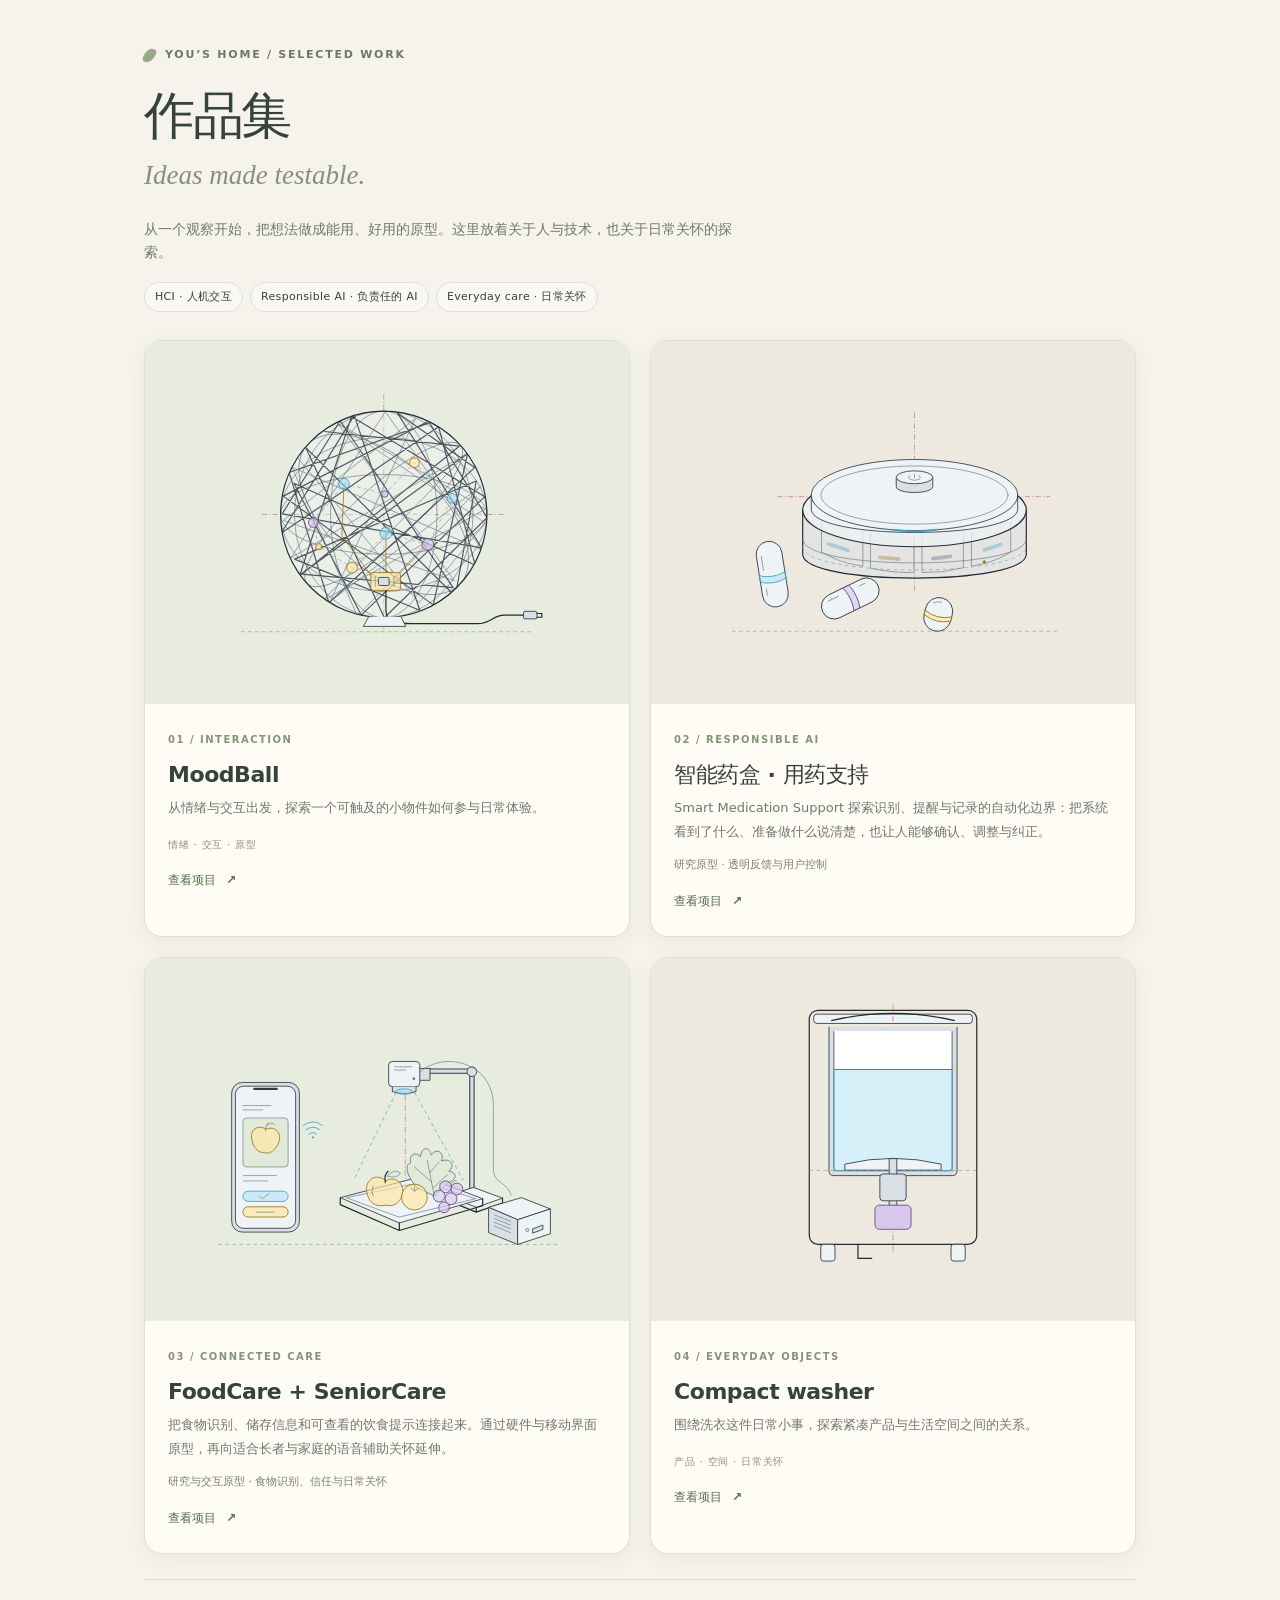
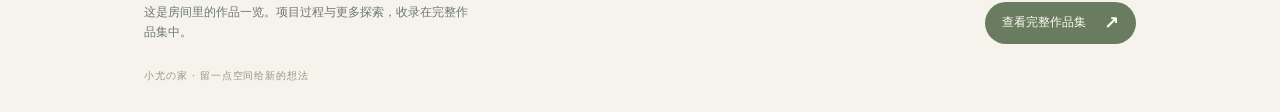
<file: little-world/portfolio-room.html>
<!doctype html>
<html lang="zh-CN">
<head>
  <meta charset="utf-8">
  <meta name="viewport" content="width=device-width, initial-scale=1">
  <meta name="color-scheme" content="light">
  <meta name="referrer" content="no-referrer">
  <title>作品集 · 小尤の家</title>
  <style>
    :root{font-family:Inter,"PingFang SC","Microsoft YaHei",system-ui,sans-serif;color:#354338;background:#f5f3ec;font-synthesis:none;line-height:1.65;--ink:#354338;--muted:#6e796d;--sage:#697c60;--line:#dce1d4}
    *{box-sizing:border-box}body{margin:0}a{color:inherit}a:focus-visible{outline:3px solid #718b5c;outline-offset:5px}main{width:min(1060px,100%);margin:0 auto;padding:34px 34px 28px}.eyebrow{display:flex;align-items:center;gap:10px;font-size:11px;font-weight:650;letter-spacing:.16em;color:var(--sage)}.seed{width:11px;height:15px;border-radius:70% 25% 70% 25%;background:#9aaa89;transform:rotate(20deg)}header{padding:12px 0 28px}h1{font-size:clamp(30px,5.5vw,51px);line-height:1.18;font-weight:580;letter-spacing:-.045em;margin:22px 0 7px}.english{margin:0;color:#86907e;font-size:clamp(18px,3vw,27px);font-family:Georgia,"Times New Roman",serif;font-style:italic}.intro{max-width:600px;margin:20px 0 18px;font-size:14px;color:var(--muted)}.tags{display:flex;flex-wrap:wrap;gap:7px}.tags span{font-size:11px;letter-spacing:.03em;border:1px solid var(--line);border-radius:99px;padding:5px 10px;background:#f9f8f3}.projects{display:grid;grid-template-columns:1fr 1fr;gap:20px}.project{overflow:hidden;border:1px solid #dce0d3;border-radius:18px;background:#fffcf6;box-shadow:0 5px 20px #475c3510;display:flex;flex-direction:column}.picture{aspect-ratio:4/3;padding:20px;background:#e8ecdf;display:flex;align-items:center;justify-content:center;overflow:hidden}.picture img{display:block;width:100%;height:100%;object-fit:contain;border-radius:8px}.project:nth-child(even) .picture{background:#eee9df}.project-link{display:inline-flex;gap:10px;align-items:center;margin-top:17px;font-size:12px;font-weight:600;text-decoration:none;color:#536d49}.project-link:hover{text-decoration:underline}.project p.stage{margin-top:12px;font-size:11px;color:#78836c}.copy{padding:21px 23px 23px}.project-number{font-size:10px;letter-spacing:.15em;font-weight:650;color:#859379}.project h2{font-size:22px;font-weight:560;line-height:1.3;letter-spacing:-.02em;margin:9px 0 7px}.project p{font-size:13px;line-height:1.8;color:var(--muted);margin:0}.project .note{margin-top:16px;font-size:10px;letter-spacing:.08em;color:#89907f}footer{display:flex;align-items:center;justify-content:space-between;gap:18px;margin-top:25px;padding-top:22px;border-top:1px solid var(--line)}.footer-note{margin:0;max-width:330px;font-size:12px;color:var(--muted)}.full-link{display:inline-flex;gap:18px;align-items:center;flex-shrink:0;padding:11px 17px;border-radius:99px;text-decoration:none;font-size:12px;font-weight:550;background:var(--sage);color:#fffdf6;transition:background .15s}.full-link:hover{background:#526548}.arrow{font-size:18px;line-height:1}.tiny{font-size:10px;color:#919986;margin:24px 0 0;letter-spacing:.09em}
    @media(max-width:600px){main{padding:22px 20px 20px}header{padding-top:5px}.projects{grid-template-columns:1fr;gap:17px}.picture{aspect-ratio:16/11;padding:18px}.copy{padding:18px 20px 21px}footer{align-items:flex-start;flex-direction:column;gap:16px}.full-link{width:100%;justify-content:space-between}h1{margin-top:20px}.intro{font-size:13px}}@media(prefers-reduced-motion:reduce){*{transition:none!important}}
  </style>
</head>
<body>
  <main>
    <header>
      <div class="eyebrow"><span class="seed" aria-hidden="true"></span>YOU’S HOME / SELECTED WORK</div>
      <h1>作品集</h1>
      <p class="english" lang="en">Ideas made testable.</p>
      <p class="intro">从一个观察开始，把想法做成能用、好用的原型。这里放着关于人与技术，也关于日常关怀的探索。</p>
      <div class="tags" aria-label="关注方向"><span>HCI · 人机交互</span><span>Responsible AI · 负责任的 AI</span><span>Everyday care · 日常关怀</span></div>
    </header>
    <section class="projects" aria-label="精选项目">
      <article class="project">
        <div class="picture"><img src="./assets/moodball-linework.svg" alt="MoodBall 球形编织结构、灯光节点与电路的线稿示意图" width="800" height="600" decoding="async"></div>
        <div class="copy">
          <span class="project-number">01 / INTERACTION</span>
          <h2 lang="en">MoodBall</h2>
          <p>从情绪与交互出发，探索一个可触及的小物件如何参与日常体验。</p>
          <p class="note">情绪 · 交互 · 原型</p>
          <a class="project-link" href="https://liqianyouy.github.io/Homepage/portfolio/projects/moodball/" target="_blank" rel="noopener noreferrer" aria-label="查看 MoodBall 项目，在新标签页打开">查看项目 <span aria-hidden="true">↗</span></a>
        </div>
      </article>
      <article class="project">
        <div class="picture"><img src="./assets/smart-medication-linework.svg" alt="圆形智能药盒、分隔药仓与胶囊的产品线稿示意图" width="800" height="600" loading="lazy" decoding="async"></div>
        <div class="copy">
          <span class="project-number">02 / RESPONSIBLE AI</span>
          <h2>智能药盒 · 用药支持</h2>
          <p>Smart Medication Support 探索识别、提醒与记录的自动化边界：把系统看到了什么、准备做什么说清楚，也让人能够确认、调整与纠正。</p>
          <p class="stage">研究原型 · 透明反馈与用户控制</p>
          <a class="project-link" href="https://liqianyouy.github.io/Homepage/portfolio/projects/smart-medication/" target="_blank" rel="noopener noreferrer" aria-label="查看智能药盒项目，在新标签页打开">查看项目 <span aria-hidden="true">↗</span></a>
        </div>
      </article>
      <article class="project">
        <div class="picture"><img src="./assets/foodcare-linework.svg" alt="FoodCare 手机界面、摄像头支架、食物托盘与识别模块的线稿示意图" width="800" height="600" loading="lazy" decoding="async"></div>
        <div class="copy">
          <span class="project-number">03 / CONNECTED CARE</span>
          <h2 lang="en">FoodCare + SeniorCare</h2>
          <p>把食物识别、储存信息和可查看的饮食提示连接起来。通过硬件与移动界面原型，再向适合长者与家庭的语音辅助关怀延伸。</p>
          <p class="stage">研究与交互原型 · 食物识别、信任与日常关怀</p>
          <a class="project-link" href="https://liqianyouy.github.io/Homepage/portfolio/projects/foodcare/" target="_blank" rel="noopener noreferrer" aria-label="查看 FoodCare 项目，在新标签页打开">查看项目 <span aria-hidden="true">↗</span></a>
        </div>
      </article>
      <article class="project">
        <div class="picture"><img src="./assets/washer.svg" alt="Compact washer 产品概念示意图" width="800" height="600" decoding="async"></div>
        <div class="copy">
          <span class="project-number">04 / EVERYDAY OBJECTS</span>
          <h2 lang="en">Compact washer</h2>
          <p>围绕洗衣这件日常小事，探索紧凑产品与生活空间之间的关系。</p>
          <p class="note">产品 · 空间 · 日常关怀</p>
          <a class="project-link" href="https://liqianyouy.github.io/Homepage/portfolio/projects/washing-machine/" target="_blank" rel="noopener noreferrer" aria-label="查看 Compact washer 项目，在新标签页打开">查看项目 <span aria-hidden="true">↗</span></a>
        </div>
      </article>
    </section>
    <footer>
      <p class="footer-note">这是房间里的作品一览。项目过程与更多探索，收录在完整作品集中。</p>
      <a class="full-link" href="https://liqianyouy.github.io/Homepage/portfolio/" target="_blank" rel="noopener noreferrer" aria-label="查看完整作品集，在新标签页打开">查看完整作品集 <span class="arrow" aria-hidden="true">↗</span></a>
    </footer>
    <p class="tiny">小尤の家 · 留一点空间给新的想法</p>
  </main>
<script type="module">import "./home-brand.js?v=20260908-home1";import {initI18n} from "./i18n.js?v=14";initI18n();</script>
</body>
</html>
</file>
<file: portfolio/assets/css/site.css>
:root {
    --ink: #09090b;
    --ink-soft: #151519;
    --paper: #f4f3ef;
    --paper-bright: #fffefa;
    --white: #ffffff;
    --text: #18181b;
    --muted: #666970;
    --muted-dark: #a7a9b0;
    --line: #d9d8d2;
    --line-dark: rgba(255, 255, 255, 0.16);
    --cyan: #68f4e8;
    --acid: #e7ff63;
    --coral: #ff725f;
    --content: 1280px;
}

* {
    box-sizing: border-box;
}

html {
    scroll-behavior: smooth;
}

body {
    margin: 0;
    color: var(--text);
    background: var(--paper);
    font-family: "Manrope", Arial, sans-serif;
    font-size: 16px;
    line-height: 1.65;
}

body.project-body {
    background: var(--ink);
}

img,
video,
iframe {
    display: block;
    max-width: 100%;
}

img {
    height: auto;
}

a {
    color: inherit;
}

button,
input,
textarea {
    font: inherit;
}

::selection {
    color: var(--ink);
    background: var(--cyan);
}

.skip-link {
    position: fixed;
    top: -64px;
    left: 20px;
    z-index: 100;
    padding: 11px 16px;
    color: var(--ink);
    background: var(--acid);
    font-weight: 800;
    text-decoration: none;
}

.skip-link:focus {
    top: 16px;
}

.shell {
    width: min(var(--content), calc(100% - 96px));
    margin: 0 auto;
}

.site-nav {
    position: fixed;
    top: 0;
    left: 0;
    z-index: 30;
    width: 100%;
    color: var(--white);
    background: rgba(9, 9, 11, 0.84);
    border-bottom: 1px solid var(--line-dark);
    backdrop-filter: blur(18px);
}

.nav-inner {
    display: flex;
    align-items: center;
    justify-content: space-between;
    gap: 28px;
    min-height: 72px;
}

.brand {
    display: inline-flex;
    align-items: center;
    gap: 12px;
    flex: 0 0 auto;
    color: var(--white);
    font-size: 0.82rem;
    font-weight: 800;
    text-decoration: none;
    text-transform: uppercase;
}

.brand-mark {
    display: grid;
    place-items: center;
    width: 34px;
    height: 34px;
    border: 1px solid var(--cyan);
    color: var(--cyan);
    font-family: "IBM Plex Mono", monospace;
    font-size: 0.72rem;
}

.nav-links {
    display: flex;
    align-items: center;
    justify-content: center;
    gap: 28px;
    margin-left: auto;
}

.nav-links a,
.nav-cta {
    color: rgba(255, 255, 255, 0.74);
    font-size: 0.74rem;
    font-weight: 800;
    text-decoration: none;
    text-transform: uppercase;
}

.nav-links a:hover,
.nav-links a:focus-visible {
    color: var(--cyan);
}

.nav-cta {
    display: inline-flex;
    align-items: center;
    justify-content: center;
    min-height: 40px;
    padding: 9px 15px;
    border: 1px solid var(--acid);
    color: var(--acid);
}

.nav-cta:hover,
.nav-cta:focus-visible {
    color: var(--ink);
    background: var(--acid);
}

.studio-hero,
.case-hero {
    position: relative;
    isolation: isolate;
    overflow: hidden;
    color: var(--white);
    background-color: var(--ink);
    background-position: center;
    background-size: cover;
}

.studio-hero {
    min-height: 92svh;
    background-image:
        linear-gradient(90deg, rgba(9, 9, 11, 0.94) 0%, rgba(9, 9, 11, 0.72) 48%, rgba(9, 9, 11, 0.22) 100%),
        url("../images/moodball/hero.jpg");
}

.studio-hero::after,
.case-hero::after {
    position: absolute;
    inset: 0;
    z-index: -1;
    background-image:
        linear-gradient(rgba(255, 255, 255, 0.055) 1px, transparent 1px),
        linear-gradient(90deg, rgba(255, 255, 255, 0.055) 1px, transparent 1px);
    background-size: 72px 72px;
    content: "";
    mask-image: linear-gradient(to bottom, rgba(0, 0, 0, 0.5), transparent 76%);
}

.hero-inner {
    display: flex;
    flex-direction: column;
    justify-content: flex-end;
    min-height: 92svh;
    padding-top: 140px;
    padding-bottom: 42px;
}

.mono-label,
.section-index,
.project-number,
.case-kicker,
.case-meta dt,
.caption,
.status-label,
.archive-type {
    margin: 0;
    font-family: "IBM Plex Mono", monospace;
    font-size: 0.74rem;
    font-weight: 500;
    line-height: 1.4;
    text-transform: uppercase;
}

.mono-label,
.section-index,
.case-kicker {
    color: var(--cyan);
}

.hero-title {
    max-width: 980px;
    margin: 26px 0 0;
    font-size: 5.8rem;
    font-weight: 800;
    line-height: 0.96;
}

.hero-title span {
    color: var(--acid);
}

.hero-lede {
    max-width: 720px;
    margin: 30px 0 0;
    color: rgba(255, 255, 255, 0.8);
    font-size: 1.22rem;
    line-height: 1.55;
}

.action-row {
    display: flex;
    flex-wrap: wrap;
    gap: 12px;
    margin-top: 32px;
}

.button {
    display: inline-flex;
    align-items: center;
    justify-content: center;
    min-height: 48px;
    padding: 11px 18px;
    border: 1px solid currentColor;
    border-radius: 4px;
    font-size: 0.84rem;
    font-weight: 800;
    text-decoration: none;
    text-transform: uppercase;
    transition: color 160ms ease, background 160ms ease, transform 160ms ease;
}

.button:hover,
.button:focus-visible {
    transform: translateY(-2px);
}

.button-primary {
    border-color: var(--cyan);
    color: var(--ink);
    background: var(--cyan);
}

.button-secondary {
    color: var(--white);
    background: rgba(9, 9, 11, 0.38);
}

.button-dark {
    color: var(--white);
    background: var(--ink);
}

.button-acid {
    border-color: var(--acid);
    color: var(--ink);
    background: var(--acid);
}

.hero-index {
    display: grid;
    grid-template-columns: repeat(4, minmax(0, 1fr));
    margin-top: 54px;
    border-top: 1px solid var(--line-dark);
}

.hero-index div {
    min-width: 0;
    padding: 18px 20px 0 0;
}

.hero-index strong,
.hero-index span {
    display: block;
}

.hero-index strong {
    color: var(--white);
    font-size: 0.88rem;
}

.hero-index span {
    margin-top: 3px;
    color: var(--muted-dark);
    font-family: "IBM Plex Mono", monospace;
    font-size: 0.68rem;
    text-transform: uppercase;
}

.section-band,
.case-section {
    padding: 112px 0;
}

.section-band--paper,
.case-section--paper {
    background: var(--paper);
}

.section-band--white,
.case-section--white {
    background: var(--paper-bright);
}

.section-band--dark,
.case-section--dark {
    color: var(--white);
    background: var(--ink);
}

.section-band--acid {
    color: var(--ink);
    background: var(--acid);
}

.section-head {
    display: grid;
    grid-template-columns: minmax(120px, 0.28fr) minmax(0, 0.72fr);
    gap: 48px;
    align-items: start;
    margin-bottom: 58px;
}

.section-head h2,
.manifesto,
.contact-title {
    margin: 0;
    font-weight: 700;
    line-height: 1.04;
}

.section-head h2 {
    max-width: 900px;
    font-size: 3.7rem;
}

.manifesto {
    max-width: 1100px;
    font-size: 3rem;
}

.manifesto em {
    color: var(--coral);
    font-style: normal;
}

.intro-grid {
    display: grid;
    grid-template-columns: minmax(0, 0.72fr) minmax(280px, 0.28fr);
    gap: 80px;
    align-items: end;
    margin-top: 64px;
}

.intro-copy {
    max-width: 780px;
    color: var(--muted);
    font-size: 1.08rem;
}

.intro-copy p {
    margin: 0;
}

.intro-copy p + p {
    margin-top: 18px;
}

.studio-note {
    padding: 24px 0;
    border-top: 1px solid var(--line);
    border-bottom: 1px solid var(--line);
}

.studio-note strong {
    display: block;
    color: var(--text);
    font-size: 1.04rem;
}

.studio-note span {
    display: block;
    margin-top: 7px;
    color: var(--muted);
    font-size: 0.9rem;
}

.service-grid {
    display: grid;
    grid-template-columns: repeat(4, minmax(0, 1fr));
    gap: 1px;
    margin-top: 72px;
    border: 1px solid var(--line);
    background: var(--line);
}

.service-grid article {
    min-height: 310px;
    padding: 28px;
    background: var(--paper-bright);
}

.service-grid .project-number {
    color: var(--coral);
}

.service-grid h3 {
    margin: 72px 0 18px;
    font-size: 1.34rem;
    line-height: 1.2;
}

.service-grid p {
    margin: 0;
    color: var(--muted);
    font-size: 0.94rem;
}

.project-stack {
    display: grid;
    gap: 28px;
}

.featured-project {
    display: grid;
    grid-template-columns: minmax(0, 1.15fr) minmax(340px, 0.85fr);
    min-height: 520px;
    overflow: hidden;
    border: 1px solid var(--line-dark);
    border-radius: 6px;
    background: var(--ink-soft);
}

.featured-project:nth-child(even) {
    grid-template-columns: minmax(340px, 0.85fr) minmax(0, 1.15fr);
}

.featured-project:nth-child(even) .project-media {
    order: 2;
}

.project-media {
    align-self: center;
    width: 100%;
    min-height: 0;
    aspect-ratio: 4 / 3;
    background: #1c1c21;
}

.project-media img {
    width: 100%;
    height: 100%;
    object-fit: cover;
}

.project-media picture {
    display: block;
    width: 100%;
    height: 100%;
}

.project-media--foodcare {
    overflow: hidden;
    aspect-ratio: 16 / 9;
    background: #171716;
}

.project-media--foodcare .project-cover {
    object-fit: contain;
}

.project-copy {
    display: flex;
    flex-direction: column;
    align-items: flex-start;
    justify-content: space-between;
    min-width: 0;
    padding: clamp(32px, 5vw, 68px);
}

.project-number {
    color: var(--cyan);
}

.project-tags {
    display: flex;
    flex-wrap: wrap;
    gap: 8px;
    margin-top: 18px;
}

.project-tags span {
    padding: 6px 9px;
    border: 1px solid rgba(255, 255, 255, 0.2);
    border-radius: 999px;
    color: var(--muted-dark);
    font-size: 0.68rem;
    font-weight: 700;
    text-transform: uppercase;
}

.project-copy h3 {
    margin: 32px 0 16px;
    font-size: 2.8rem;
    line-height: 1.04;
}

.project-copy p {
    margin: 0;
    color: var(--muted-dark);
}

.text-link {
    display: inline-flex;
    align-items: center;
    gap: 8px;
    margin-top: 28px;
    color: var(--cyan);
    font-size: 0.84rem;
    font-weight: 800;
    text-decoration-thickness: 1px;
    text-underline-offset: 5px;
    text-transform: uppercase;
}

.text-link:hover,
.text-link:focus-visible {
    color: var(--acid);
}

.work-collection {
    margin-top: 96px;
    padding-top: 34px;
    border-top: 1px solid var(--line-dark);
}

.work-collection:first-of-type {
    margin-top: 54px;
}

.collection-head {
    display: grid;
    grid-template-columns: minmax(170px, 0.2fr) minmax(0, 0.5fr) minmax(240px, 0.3fr);
    gap: 38px;
    align-items: end;
    margin-bottom: 36px;
}

.collection-head h3 {
    margin: 0;
    font-size: 2.05rem;
    line-height: 1.1;
}

.collection-head > p:last-child {
    margin: 0;
    color: var(--muted-dark);
    font-size: 0.92rem;
}

.systems-grid {
    display: grid;
    grid-template-columns: repeat(2, minmax(0, 1fr));
    gap: 22px;
}

.system-card {
    overflow: hidden;
    border: 1px solid var(--line-dark);
    border-radius: 6px;
    background: var(--ink-soft);
}

.system-card--lead {
    display: grid;
    grid-column: 1 / -1;
    grid-template-columns: minmax(0, 1.35fr) minmax(340px, 0.65fr);
}

.system-media {
    display: block;
    overflow: hidden;
    min-height: 0;
    background: #e8e8e4;
}

.system-media img {
    width: 100%;
    height: 100%;
    aspect-ratio: 16 / 9;
    object-fit: cover;
    transition: transform 240ms ease;
}

.system-card--lead .system-media img {
    aspect-ratio: auto;
}

.system-media:hover img,
.system-media:focus-visible img,
.prototype-media:hover img,
.prototype-media:focus-visible img {
    transform: scale(1.018);
}

.falitang-cover-art {
    position: relative;
    isolation: isolate;
    display: grid;
    grid-template-rows: auto minmax(0, 1fr) auto;
    min-height: 500px;
    overflow: hidden;
    color: #101722;
    background-color: #edf2f7;
    background-image:
        linear-gradient(rgba(16, 23, 34, 0.055) 1px, transparent 1px),
        linear-gradient(90deg, rgba(16, 23, 34, 0.055) 1px, transparent 1px);
    background-size: 38px 38px;
    transition: transform 240ms ease;
}

.system-media:hover .falitang-cover-art,
.system-media:focus-visible .falitang-cover-art {
    transform: scale(1.012);
}

.falitang-cover-art::before {
    position: absolute;
    inset: 0 auto 0 0;
    z-index: 3;
    width: 7px;
    background: #1973ff;
    content: "";
}

.falitang-cover-art__head,
.falitang-cover-art__foot {
    position: relative;
    z-index: 2;
    display: flex;
    justify-content: space-between;
    gap: 24px;
    color: #fff;
    background: #0d1219;
    font-family: "IBM Plex Mono", monospace;
    font-size: 0.6rem;
    text-transform: uppercase;
}

.falitang-cover-art__head {
    align-items: center;
    min-height: 78px;
    padding: 24px 28px 22px 34px;
}

.falitang-cover-art__head span {
    color: #75aaff;
}

.falitang-cover-art__head strong {
    color: #9aa5b5;
}

.falitang-cover-art__grid {
    display: grid;
    grid-template-columns: repeat(2, minmax(0, 1fr));
    gap: 12px;
    padding: 24px 28px 74px 34px;
}

.falitang-cover-art__grid > div {
    position: relative;
    min-width: 0;
    min-height: 135px;
    padding: 20px;
    border: 1px solid #cdd5df;
    background: rgba(255, 255, 255, 0.86);
}

.falitang-cover-art__grid > div::before {
    position: absolute;
    inset: 0 0 auto;
    height: 4px;
    background: #1973ff;
    content: "";
}

.falitang-cover-art__grid > div:nth-child(2)::before {
    background: #0ebbc3;
}

.falitang-cover-art__grid > div:nth-child(3)::before {
    background: #ff624a;
}

.falitang-cover-art__grid > div:nth-child(4)::before {
    background: #a9ce35;
}

.falitang-cover-art__grid span {
    display: block;
    color: #647083;
    font-family: "IBM Plex Mono", monospace;
    font-size: 0.56rem;
}

.falitang-cover-art__grid strong {
    display: block;
    margin-top: 8px;
    font-size: 0.78rem;
    text-transform: uppercase;
}

.falitang-cover-art__grid i {
    display: block;
    width: 82%;
    height: 7px;
    margin-top: 11px;
    background: #dbe2ea;
}

.falitang-cover-art__grid i:nth-of-type(2) {
    width: 63%;
}

.falitang-cover-art__grid i:nth-of-type(3) {
    width: 74%;
}

.falitang-cover-art__hub {
    position: absolute;
    top: 52%;
    left: 50%;
    z-index: 4;
    width: 184px;
    padding: 17px 18px 16px;
    color: #fff;
    background: #101722;
    border: 1px solid #3e4a59;
    box-shadow: 0 18px 42px rgba(16, 23, 34, 0.24);
    transform: translate(-50%, -50%);
}

.falitang-cover-art__hub i {
    display: block;
    width: 9px;
    height: 9px;
    margin-bottom: 12px;
    border-radius: 50%;
    background: var(--cyan);
    box-shadow: 0 0 0 5px rgba(104, 244, 232, 0.12);
}

.falitang-cover-art__hub strong {
    display: block;
    font-size: 0.72rem;
}

.falitang-cover-art__hub span {
    display: block;
    margin-top: 6px;
    color: #7f8b9c;
    font-family: "IBM Plex Mono", monospace;
    font-size: 0.48rem;
}

.falitang-cover-art__foot {
    align-items: center;
    min-height: 44px;
    padding: 13px 28px 13px 34px;
    color: #7f8b9c;
}

.falitang-cover-art__foot strong {
    color: #7adfd6;
}

.system-copy-block,
.prototype-copy {
    padding: 28px;
}

.system-copy-block h4,
.prototype-copy h4 {
    margin: 28px 0 12px;
    font-size: 1.55rem;
    line-height: 1.12;
}

.system-copy-block p,
.prototype-copy p {
    margin: 0;
    color: var(--muted-dark);
    font-size: 0.9rem;
}

.system-copy-block .text-link,
.prototype-copy .text-link {
    margin-top: 22px;
    font-size: 0.72rem;
}

.prototype-grid {
    display: grid;
    grid-template-columns: repeat(2, minmax(0, 1fr));
    gap: 20px;
}

.prototype-card {
    overflow: hidden;
    border: 1px solid var(--line-dark);
    border-radius: 6px;
    background: var(--ink-soft);
}

.prototype-media {
    display: block;
    overflow: hidden;
    aspect-ratio: 16 / 9;
    background: #deded9;
}

.prototype-media img {
    width: 100%;
    height: 100%;
    object-fit: cover;
    transition: transform 240ms ease;
}

.archive-type {
    color: var(--coral);
}

.archive-callout {
    display: grid;
    grid-template-columns: minmax(300px, 0.48fr) minmax(280px, 0.36fr) auto;
    gap: 42px;
    align-items: center;
    margin-top: 90px;
    padding: 32px 0;
    border-top: 1px solid var(--line-dark);
    border-bottom: 1px solid var(--line-dark);
}

.archive-callout h3 {
    margin: 12px 0 0;
    font-size: 1.55rem;
    line-height: 1.2;
}

.archive-callout > p {
    margin: 0;
    color: var(--muted-dark);
    font-size: 0.9rem;
}

.archive-callout .button {
    white-space: nowrap;
}

/* Archive */

.archive-body {
    color: var(--white);
    background: var(--ink);
}

.archive-hero {
    padding: 176px 0 86px;
    border-bottom: 1px solid var(--line-dark);
}

.archive-page-title {
    max-width: 900px;
    margin: 20px 0 0;
    font-size: 5rem;
    line-height: 0.98;
}

.archive-page-lede {
    max-width: 720px;
    margin: 30px 0 0;
    color: var(--muted-dark);
    font-size: 1.08rem;
}

.archive-list-section {
    padding: 92px 0;
    color: var(--text);
    background: var(--paper);
}

.archive-list {
    display: grid;
}

.archive-project {
    display: grid;
    grid-template-columns: minmax(0, 1.15fr) minmax(300px, 0.85fr);
    gap: clamp(36px, 6vw, 82px);
    align-items: center;
    padding: 54px 0;
    border-top: 1px solid var(--line);
}

.archive-project:last-child {
    border-bottom: 1px solid var(--line);
}

.archive-project:nth-child(even) .archive-visual {
    order: 2;
}

.archive-visual {
    display: block;
    overflow: hidden;
    aspect-ratio: 16 / 10;
    border: 1px solid var(--line);
    border-radius: 6px;
    background: #e5e4df;
}

.archive-visual img {
    width: 100%;
    height: 100%;
    object-fit: cover;
    transition: transform 240ms ease;
}

.archive-visual:hover img,
.archive-visual:focus-visible img {
    transform: scale(1.018);
}

.archive-visual--phone {
    display: grid;
    place-items: center;
    padding: 24px;
    background: #e8e7e2;
}

.archive-visual--phone img {
    width: auto;
    max-width: 54%;
    height: 100%;
    object-fit: contain;
    box-shadow: 0 22px 34px rgba(9, 9, 11, 0.14);
}

.archive-project-copy h2 {
    margin: 22px 0 14px;
    font-size: 2.35rem;
    line-height: 1.05;
}

.archive-project-copy p {
    margin: 0;
    color: var(--muted);
}

.archive-project-copy .document-links {
    margin-top: 28px;
}

.process-grid {
    display: grid;
    grid-template-columns: repeat(4, minmax(0, 1fr));
    margin-top: 56px;
    border-top: 1px solid rgba(9, 9, 11, 0.34);
}

.process-grid article {
    padding: 24px 30px 0 0;
    border-right: 1px solid rgba(9, 9, 11, 0.22);
}

.process-grid article:not(:first-child) {
    padding-left: 30px;
}

.process-grid article:last-child {
    border-right: 0;
}

.process-grid span {
    font-family: "IBM Plex Mono", monospace;
    font-size: 0.72rem;
}

.process-grid h3 {
    margin: 42px 0 12px;
    font-size: 1.4rem;
}

.process-grid p {
    margin: 0;
    font-size: 0.92rem;
}

.profile-grid {
    display: grid;
    grid-template-columns: minmax(240px, 0.3fr) minmax(0, 0.7fr);
    gap: clamp(48px, 7vw, 92px);
    align-items: start;
}

.profile-portrait {
    display: block;
    overflow: hidden;
    width: min(100%, 320px);
    aspect-ratio: 1;
    padding: 7px;
    border: 1px solid var(--line);
    border-radius: 50%;
    background: var(--paper-bright);
    transition: border-color 180ms ease, transform 180ms ease;
}

.profile-portrait img {
    display: block;
    width: 100%;
    height: 100%;
    aspect-ratio: 1;
    border-radius: 50%;
    object-fit: cover;
    object-position: center;
}

.profile-portrait:hover,
.profile-portrait:focus-visible {
    border-color: var(--coral);
    transform: translateY(-3px);
}

.profile-copy h2 {
    margin: 0;
    font-size: 3.4rem;
    line-height: 1.04;
}

.profile-copy > p {
    max-width: 760px;
    margin: 24px 0 0;
    color: var(--muted);
    font-size: 1.04rem;
}

.profile-lists {
    display: grid;
    grid-template-columns: repeat(2, minmax(0, 1fr));
    gap: 50px;
    margin-top: 46px;
}

.profile-lists h3 {
    margin: 0 0 16px;
    font-size: 0.92rem;
    text-transform: uppercase;
}

.profile-lists ul {
    display: grid;
    gap: 13px;
    margin: 0;
    padding: 0;
    list-style: none;
}

.profile-lists li {
    padding-bottom: 13px;
    border-bottom: 1px solid var(--line);
    color: var(--muted);
    font-size: 0.9rem;
}

.profile-lists strong {
    display: block;
    color: var(--text);
}

.publication-strip {
    display: grid;
    gap: 0;
    margin-top: 62px;
    border-top: 1px solid var(--line);
}

.publication-strip article {
    display: grid;
    grid-template-columns: 80px minmax(0, 1fr) auto;
    gap: 24px;
    align-items: center;
    padding: 22px 0;
    border-bottom: 1px solid var(--line);
}

.publication-strip span {
    color: var(--coral);
    font-family: "IBM Plex Mono", monospace;
    font-size: 0.78rem;
}

.publication-strip h3 {
    margin: 0;
    font-size: 1rem;
}

.publication-strip a {
    color: var(--text);
    font-size: 0.76rem;
    font-weight: 800;
    text-transform: uppercase;
}

.contact-band {
    color: var(--white);
    background: var(--ink);
}

.contact-grid {
    display: grid;
    grid-template-columns: minmax(0, 0.72fr) minmax(280px, 0.28fr);
    gap: 80px;
    align-items: end;
}

.contact-title {
    max-width: 920px;
    font-size: 4.6rem;
}

.contact-title span {
    color: var(--acid);
}

.contact-details {
    display: grid;
    gap: 12px;
    padding-top: 24px;
    border-top: 1px solid var(--line-dark);
}

.contact-details a {
    color: var(--white);
    font-weight: 800;
    overflow-wrap: anywhere;
}

.contact-details p {
    margin: 0;
    color: var(--muted-dark);
}

.site-footer {
    padding: 26px 0;
    color: var(--muted-dark);
    background: var(--ink);
    border-top: 1px solid var(--line-dark);
}

.footer-inner {
    display: flex;
    align-items: center;
    justify-content: space-between;
    gap: 24px;
}

.footer-inner p {
    margin: 0;
    font-size: 0.78rem;
}

.footer-inner a {
    color: var(--cyan);
    font-size: 0.78rem;
}

/* Project pages */

.project-nav .nav-links {
    margin-left: 0;
}

.case-hero {
    min-height: 86svh;
}

.case-hero--moodball {
    background-image:
        linear-gradient(90deg, rgba(9, 9, 11, 0.95) 0%, rgba(9, 9, 11, 0.66) 50%, rgba(9, 9, 11, 0.18) 100%),
        url("../images/moodball/hero-motion.webp");
}

.case-hero--medication {
    background-image:
        linear-gradient(90deg, rgba(9, 9, 11, 0.98) 0%, rgba(9, 9, 11, 0.78) 46%, rgba(9, 9, 11, 0.14) 100%),
        url("../images/smart-medication/concept-cover.jpg");
}

.case-hero--foodcare {
    background-color: #101310;
    background-image:
        linear-gradient(90deg, rgba(9, 9, 11, 0.96) 0%, rgba(9, 9, 11, 0.78) 45%, rgba(9, 9, 11, 0.08) 100%),
        url("../images/foodcare/hero-banner.jpg");
    background-position: center;
}

.case-hero--falitang {
    background-color: #080c12;
    background-image:
        linear-gradient(90deg, #080c12 0%, rgba(8, 12, 18, 0.98) 45%, rgba(8, 12, 18, 0.78) 100%),
        linear-gradient(180deg, rgba(25, 115, 255, 0.08), transparent 62%);
}

.case-hero--falitang .case-hero-inner {
    position: relative;
    z-index: 2;
}

.case-hero--falitang .case-title {
    max-width: 840px;
}

.falitang-hero-scene {
    position: absolute;
    inset: 72px 0 0;
    z-index: 1;
    pointer-events: none;
}

.falitang-hero-console {
    position: absolute;
    top: clamp(54px, 8vh, 104px);
    right: clamp(28px, 5vw, 90px);
    width: min(46vw, 660px);
    min-width: 540px;
    overflow: hidden;
    border: 1px solid rgba(255, 255, 255, 0.19);
    border-radius: 6px;
    color: #fff;
    background: rgba(12, 18, 27, 0.94);
    box-shadow: 0 40px 100px rgba(0, 0, 0, 0.36);
}

.falitang-hero-console::before {
    position: absolute;
    inset: 0;
    z-index: -1;
    background-image:
        linear-gradient(rgba(255, 255, 255, 0.045) 1px, transparent 1px),
        linear-gradient(90deg, rgba(255, 255, 255, 0.045) 1px, transparent 1px);
    background-size: 32px 32px;
    content: "";
}

.falitang-hero-console__head,
.falitang-hero-console__foot {
    display: flex;
    align-items: center;
    justify-content: space-between;
    gap: 20px;
    padding: 14px 18px;
    color: #8fa3bd;
    background: #0a0f16;
    border-bottom: 1px solid rgba(255, 255, 255, 0.1);
    font-family: "IBM Plex Mono", monospace;
    font-size: 0.52rem;
    text-transform: uppercase;
}

.falitang-hero-console__head i {
    width: 8px;
    height: 8px;
    border-radius: 50%;
    background: #a9ce35;
    box-shadow: 0 0 0 5px rgba(169, 206, 53, 0.12);
}

.falitang-hero-network {
    display: grid;
    grid-template-rows: repeat(2, minmax(0, 1fr));
    grid-template-columns: minmax(0, 1fr) 120px minmax(0, 1fr);
    gap: 10px 14px;
    min-height: 310px;
    padding: 18px;
}

.falitang-hero-endpoint,
.falitang-hero-hub {
    position: relative;
    z-index: 1;
    min-width: 0;
    border: 1px solid rgba(255, 255, 255, 0.13);
    background: rgba(18, 27, 40, 0.92);
}

.falitang-hero-endpoint {
    padding: 14px;
}

.falitang-hero-endpoint::before {
    position: absolute;
    inset: 0 0 auto;
    height: 3px;
    background: #1973ff;
    content: "";
}

.falitang-hero-endpoint--lawyer {
    grid-column: 3;
}

.falitang-hero-endpoint--lawyer::before {
    background: #0ebbc3;
}

.falitang-hero-endpoint--display {
    grid-row: 2;
}

.falitang-hero-endpoint--display::before {
    background: #ff624a;
}

.falitang-hero-endpoint--hotline {
    grid-row: 2;
    grid-column: 3;
}

.falitang-hero-endpoint--hotline::before {
    background: #a9ce35;
}

.falitang-hero-endpoint header {
    display: flex;
    align-items: baseline;
    justify-content: space-between;
    gap: 14px;
}

.falitang-hero-endpoint header span,
.falitang-hero-endpoint small,
.falitang-hero-hub span {
    font-family: "IBM Plex Mono", monospace;
    text-transform: uppercase;
}

.falitang-hero-endpoint header span {
    color: #7891af;
    font-size: 0.48rem;
}

.falitang-hero-endpoint header strong {
    font-size: 0.7rem;
    text-transform: uppercase;
}

.falitang-hero-endpoint small {
    display: block;
    margin-top: 10px;
    color: #718097;
    font-size: 0.42rem;
}

.falitang-hero-phone,
.falitang-hero-workspace,
.falitang-hero-display,
.falitang-hero-wave {
    height: 54px;
    margin-top: 12px;
    border: 1px solid rgba(255, 255, 255, 0.08);
    background: #0b111a;
}

.falitang-hero-phone {
    display: grid;
    grid-template-columns: repeat(4, minmax(0, 1fr));
    gap: 5px;
    padding: 8px;
}

.falitang-hero-phone i {
    background: #1973ff;
    opacity: 0.82;
}

.falitang-hero-phone i:nth-child(2) {
    background: #0ebbc3;
}

.falitang-hero-phone i:nth-child(3) {
    background: #ff624a;
}

.falitang-hero-phone i:nth-child(4) {
    background: #a9ce35;
}

.falitang-hero-workspace {
    display: grid;
    grid-template-columns: 28% 1fr;
    gap: 8px;
    padding: 8px;
}

.falitang-hero-workspace b {
    background: #26384f;
}

.falitang-hero-workspace i {
    display: block;
    width: 100%;
    height: 7px;
    margin-bottom: 6px;
    background: #26384f;
}

.falitang-hero-workspace i:nth-of-type(2) {
    width: 72%;
    background: #0ebbc3;
}

.falitang-hero-workspace i:nth-of-type(3) {
    width: 86%;
}

.falitang-hero-display {
    display: grid;
    grid-template-columns: 42% 1fr;
    gap: 7px;
    padding: 8px;
}

.falitang-hero-display b {
    display: grid;
    place-items: center;
    color: #ff7a66;
    background: #211d20;
    font-size: 1.1rem;
}

.falitang-hero-display i {
    height: 9px;
    background: #2a3543;
}

.falitang-hero-wave {
    display: flex;
    align-items: center;
    justify-content: center;
    gap: 5px;
}

.falitang-hero-wave i {
    width: 3px;
    height: 16px;
    background: #a9ce35;
}

.falitang-hero-wave i:nth-child(2),
.falitang-hero-wave i:nth-child(6) {
    height: 27px;
}

.falitang-hero-wave i:nth-child(3),
.falitang-hero-wave i:nth-child(5) {
    height: 35px;
}

.falitang-hero-wave i:nth-child(4) {
    height: 22px;
}

.falitang-hero-hub {
    display: flex;
    grid-row: 1 / 3;
    grid-column: 2;
    align-items: center;
    justify-content: center;
    flex-direction: column;
    padding: 14px;
    text-align: center;
}

.falitang-hero-hub::before,
.falitang-hero-hub::after {
    position: absolute;
    z-index: -1;
    background: rgba(104, 244, 232, 0.26);
    content: "";
}

.falitang-hero-hub::before {
    top: 50%;
    left: -16px;
    width: calc(100% + 32px);
    height: 1px;
}

.falitang-hero-hub::after {
    top: -12px;
    left: 50%;
    width: 1px;
    height: calc(100% + 24px);
}

.falitang-hero-hub i {
    width: 14px;
    height: 14px;
    margin-bottom: 14px;
    border-radius: 50%;
    background: var(--cyan);
    box-shadow: 0 0 0 8px rgba(104, 244, 232, 0.09);
}

.falitang-hero-hub strong {
    font-size: 0.66rem;
    line-height: 1.3;
    text-transform: uppercase;
}

.falitang-hero-hub span {
    margin-top: 8px;
    color: #6d7d93;
    font-size: 0.42rem;
}

.falitang-hero-console__foot {
    border-top: 1px solid rgba(255, 255, 255, 0.1);
    border-bottom: 0;
}

.falitang-hero-console__foot strong {
    color: #a9ce35;
}

.case-hero--mes {
    background-color: #101412;
    background-image:
        linear-gradient(90deg, rgba(9, 9, 11, 0.98) 0%, rgba(9, 9, 11, 0.82) 46%, rgba(9, 9, 11, 0.22) 100%),
        url("../images/projects/mes/screens/equipment.jpg");
}

.case-hero--tomato {
    background-color: #161311;
    background-image:
        linear-gradient(90deg, rgba(9, 9, 11, 0.97) 0%, rgba(9, 9, 11, 0.8) 46%, rgba(9, 9, 11, 0.16) 100%),
        url("../images/projects/tomato-travel/screens/dashboard-overview.webp");
    background-position: 56% center;
}

.foodcare-hero-device {
    position: absolute;
    top: 26%;
    right: clamp(30px, 7vw, 116px);
    bottom: auto;
    z-index: 1;
    width: clamp(164px, 15vw, 230px);
    max-height: 68%;
    object-fit: contain;
    filter: drop-shadow(0 32px 30px rgba(0, 0, 0, 0.5));
    pointer-events: none;
}

.case-hero--foodcare .case-hero-inner {
    position: relative;
    z-index: 2;
}

.case-hero-inner {
    display: flex;
    flex-direction: column;
    justify-content: flex-end;
    min-height: 86svh;
    padding-top: 140px;
    padding-bottom: 36px;
}

.case-title {
    max-width: 920px;
    margin: 24px 0 0;
    font-size: 5.2rem;
    font-weight: 800;
    line-height: 0.96;
}

.case-lede {
    max-width: 720px;
    margin: 26px 0 0;
    color: rgba(255, 255, 255, 0.8);
    font-size: 1.15rem;
}

.case-meta {
    display: grid;
    grid-template-columns: repeat(4, minmax(0, 1fr));
    gap: 20px;
    margin: 48px 0 0;
    padding: 22px 0 0;
    border-top: 1px solid var(--line-dark);
}

.case-meta div {
    min-width: 0;
}

.case-meta dt {
    color: var(--muted-dark);
}

.case-meta dd {
    margin: 7px 0 0;
    color: var(--white);
    font-size: 0.88rem;
    font-weight: 700;
}

.case-intro-grid {
    display: grid;
    grid-template-columns: minmax(180px, 0.3fr) minmax(0, 0.7fr);
    gap: 70px;
    align-items: start;
}

.case-intro-grid h2,
.case-copy h2,
.case-heading h2 {
    margin: 0;
    font-size: 3.4rem;
    line-height: 1.04;
}

.case-intro-grid p,
.case-copy p {
    margin: 0;
    color: var(--muted);
    font-size: 1.04rem;
}

.case-intro-grid h2 + p,
.case-copy h2 + p {
    margin-top: 34px;
}

.case-section--dark .case-intro-grid p,
.case-section--dark .case-copy p {
    color: var(--muted-dark);
}

.case-intro-grid p + p,
.case-copy p + p {
    margin-top: 18px;
}

.ip-note {
    display: grid;
    grid-template-columns: minmax(160px, 0.28fr) minmax(0, 0.72fr);
    gap: 48px;
    margin-top: 58px;
    padding: 24px 0;
    border-top: 1px solid var(--line);
    border-bottom: 1px solid var(--line);
}

.ip-note strong {
    color: var(--coral);
    font-family: "IBM Plex Mono", monospace;
    font-size: 0.76rem;
    text-transform: uppercase;
}

.ip-note p {
    max-width: 720px;
    margin: 0;
    color: var(--muted);
    font-size: 0.94rem;
}

.fact-grid,
.principles-grid {
    display: grid;
    grid-template-columns: repeat(3, minmax(0, 1fr));
    gap: 1px;
    margin-top: 64px;
    border: 1px solid var(--line);
    background: var(--line);
}

.case-section--dark .fact-grid,
.case-section--dark .principles-grid {
    border-color: var(--line-dark);
    background: var(--line-dark);
}

.fact-grid article,
.principles-grid article {
    min-height: 230px;
    padding: 28px;
    background: var(--paper-bright);
}

.case-section--dark .fact-grid article,
.case-section--dark .principles-grid article {
    background: var(--ink-soft);
}

.fact-grid strong {
    display: block;
    color: var(--coral);
    font-size: 2.15rem;
    line-height: 1;
}

.fact-grid h3,
.principles-grid h3 {
    margin: 46px 0 12px;
    font-size: 1.16rem;
}

.fact-grid p,
.principles-grid p {
    margin: 0;
    color: var(--muted);
    font-size: 0.9rem;
}

.case-section--dark .fact-grid p,
.case-section--dark .principles-grid p {
    color: var(--muted-dark);
}

.case-heading {
    display: grid;
    grid-template-columns: minmax(140px, 0.28fr) minmax(0, 0.72fr);
    gap: 48px;
    margin-bottom: 52px;
}

.media-grid {
    display: grid;
    gap: 20px;
}

.stack-top-sm {
    margin-top: 28px;
}

.stack-top-md {
    margin-top: 54px;
}

.stack-top-lg {
    margin-top: 72px;
}

.media-grid--two {
    grid-template-columns: repeat(2, minmax(0, 1fr));
}

.media-grid--three {
    grid-template-columns: repeat(3, minmax(0, 1fr));
}

.media-item {
    min-width: 0;
    margin: 0;
}

.media-frame {
    overflow: hidden;
    border: 1px solid var(--line);
    border-radius: 6px;
    background: #e4e4df;
}

.case-section--dark .media-frame {
    border-color: var(--line-dark);
    background: #17171b;
}

.media-frame img {
    width: 100%;
    aspect-ratio: 4 / 3;
    object-fit: cover;
}

.media-frame--contain img {
    padding: 24px;
    object-fit: contain;
}

.media-frame--wide img {
    aspect-ratio: 16 / 9;
}

.media-frame--interface img {
    aspect-ratio: auto;
    object-fit: contain;
}


.falitang-platform-figure {
    container-type: inline-size;
}

.falitang-platform {
    position: relative;
    isolation: isolate;
    overflow: hidden;
    border: 1px solid rgba(255, 255, 255, 0.17);
    border-radius: 6px;
    color: #0d1520;
    background-color: #edf2f7;
    background-image:
        linear-gradient(rgba(13, 21, 32, 0.045) 1px, transparent 1px),
        linear-gradient(90deg, rgba(13, 21, 32, 0.045) 1px, transparent 1px);
    background-size: 44px 44px;
    box-shadow: 0 30px 80px rgba(0, 0, 0, 0.28);
}

.falitang-platform::before {
    position: absolute;
    inset: 0 auto 0 0;
    z-index: 4;
    width: 8px;
    background: #1973ff;
    content: "";
}

.falitang-platform__header {
    position: relative;
    z-index: 1;
    display: grid;
    grid-template-columns: minmax(0, 1fr) minmax(250px, 0.34fr);
    gap: 48px;
    align-items: end;
    min-height: 220px;
    padding: 42px 46px 38px 52px;
    color: #fff;
    background: #0d1219;
}

.falitang-platform__header::after {
    position: absolute;
    top: 42px;
    right: 46px;
    width: 138px;
    height: 6px;
    border-radius: 3px;
    background:
        linear-gradient(90deg, #1973ff 0 42%, transparent 42% 47%, #0ebbc3 47% 69%,
            transparent 69% 74%, #ff624a 74% 87%, transparent 87% 92%, #a9ce35 92%);
    content: "";
}

.falitang-platform__header p,
.falitang-platform__source p,
.falitang-capabilities__head p {
    margin: 0;
    font-family: "IBM Plex Mono", monospace;
    font-size: 0.66rem;
    text-transform: uppercase;
}

.falitang-platform__header p {
    margin-bottom: 16px;
    color: #75aaff;
}

.falitang-platform__header h3 {
    max-width: 820px;
    margin: 0;
    font-size: clamp(2rem, 3.7cqw, 3.2rem);
    line-height: 1.02;
}

.falitang-platform__header span {
    display: block;
    max-width: 760px;
    margin-top: 17px;
    color: #aeb7c6;
    font-size: 0.9rem;
}

.falitang-platform__header > strong {
    color: #8e99aa;
    font-family: "IBM Plex Mono", monospace;
    font-size: 0.62rem;
    line-height: 1.7;
    text-align: right;
}

.falitang-platform__source {
    display: grid;
    grid-template-columns: minmax(240px, 0.34fr) minmax(0, 0.66fr);
    gap: 34px;
    align-items: center;
    padding: 30px 30px 30px 38px;
    border-bottom: 1px solid #d5dce5;
}

.falitang-platform__source > div:first-child {
    padding: 8px 6px 8px 10px;
}

.falitang-platform__source p {
    color: #1973ff;
}

.falitang-platform__source h4 {
    margin: 16px 0 0;
    font-size: 1.55rem;
    line-height: 1.12;
}

.falitang-platform__source span {
    display: block;
    margin-top: 14px;
    color: #667284;
    font-size: 0.78rem;
}

.falitang-platform__source ul {
    display: flex;
    flex-wrap: wrap;
    gap: 7px;
    margin: 20px 0 0;
    padding: 0;
    list-style: none;
}

.falitang-platform__source li {
    padding: 7px 9px;
    border: 1px solid #cad3df;
    color: #516073;
    background: rgba(255, 255, 255, 0.62);
    font-family: "IBM Plex Mono", monospace;
    font-size: 0.52rem;
    text-transform: uppercase;
}

.falitang-platform__source-media {
    overflow: hidden;
    border: 1px solid #c7d0dc;
    border-radius: 4px;
    background: #e5e5e5;
    box-shadow: 0 18px 38px rgba(22, 34, 50, 0.14);
}

.falitang-platform__source-media img {
    width: 100%;
    aspect-ratio: 760 / 515;
    object-fit: cover;
}

.falitang-platform__surfaces {
    display: grid;
    grid-template-columns: repeat(4, minmax(0, 1fr));
    gap: 12px;
    padding: 20px 20px 18px 28px;
}

.falitang-surface {
    position: relative;
    min-width: 0;
    min-height: 350px;
    padding: 22px;
    border: 1px solid #d0d8e2;
    background: rgba(255, 255, 255, 0.92);
}

.falitang-surface::before {
    position: absolute;
    inset: 0 0 auto;
    height: 4px;
    background: #1973ff;
    content: "";
}

.falitang-surface--lawyer::before {
    background: #0ebbc3;
}

.falitang-surface--display::before {
    background: #ff624a;
}

.falitang-surface--hotline::before {
    background: #a9ce35;
}

.falitang-surface header span {
    display: block;
    color: #69798d;
    font-family: "IBM Plex Mono", monospace;
    font-size: 0.54rem;
}

.falitang-surface header strong {
    display: block;
    margin-top: 8px;
    font-size: 0.82rem;
    text-transform: uppercase;
}

.falitang-surface__canvas {
    display: grid;
    place-items: center;
    height: 178px;
    margin-top: 20px;
    overflow: hidden;
    border: 1px solid #d9e0e8;
    background:
        linear-gradient(rgba(13, 21, 32, 0.04) 1px, transparent 1px),
        linear-gradient(90deg, rgba(13, 21, 32, 0.04) 1px, transparent 1px),
        #f1f4f7;
    background-size: 24px 24px;
}

.falitang-surface > p {
    margin: 18px 0 0;
    color: #637083;
    font-size: 0.7rem;
    line-height: 1.55;
}

.falitang-mini-phone {
    width: 78px;
    height: 146px;
    padding: 11px 8px;
    border: 4px solid #fff;
    border-radius: 12px;
    background: #fff;
    box-shadow: 0 14px 24px rgba(16, 29, 45, 0.16);
}

.falitang-mini-phone > i {
    display: block;
    width: 28px;
    height: 4px;
    margin: 0 auto 11px;
    border-radius: 4px;
    background: #172130;
}

.falitang-mini-phone div {
    display: grid;
    grid-template-columns: repeat(2, 1fr);
    gap: 4px;
}

.falitang-mini-phone b {
    height: 25px;
    background: #1973ff;
}

.falitang-mini-phone b:nth-child(2) {
    background: #0ebbc3;
}

.falitang-mini-phone b:nth-child(3) {
    background: #ff624a;
}

.falitang-mini-phone b:nth-child(4) {
    background: #a9ce35;
}

.falitang-mini-phone span {
    display: block;
    width: 100%;
    height: 6px;
    margin-top: 7px;
    background: #dce3eb;
}

.falitang-mini-phone span:last-child {
    width: 68%;
}

.falitang-mini-workspace {
    display: grid;
    grid-template-columns: 34px 1fr;
    width: 90%;
    height: 112px;
    overflow: hidden;
    border: 5px solid #fff;
    background: #fff;
    box-shadow: 0 14px 24px rgba(16, 29, 45, 0.14);
}

.falitang-mini-workspace__rail {
    padding: 10px 8px;
    background: #142234;
}

.falitang-mini-workspace__rail i {
    display: block;
    height: 5px;
    margin-bottom: 10px;
    background: #52657c;
}

.falitang-mini-workspace__main {
    padding: 10px;
}

.falitang-mini-workspace__main div {
    display: flex;
    align-items: end;
    justify-content: space-between;
    padding-bottom: 9px;
    border-bottom: 1px solid #e1e6ed;
}

.falitang-mini-workspace__main b {
    color: #0a9aa3;
    font-size: 1.05rem;
}

.falitang-mini-workspace__main span {
    color: #7b8797;
    font-family: "IBM Plex Mono", monospace;
    font-size: 0.42rem;
}

.falitang-mini-workspace__main > i {
    display: block;
    width: 100%;
    height: 8px;
    margin-top: 9px;
    background: #e1e6ed;
}

.falitang-mini-workspace__main > i:nth-of-type(2) {
    width: 72%;
    background: #bde9ec;
}

.falitang-mini-display {
    width: 90%;
    height: 112px;
    padding: 12px;
    border: 5px solid #fff;
    background: #111a26;
    box-shadow: 0 14px 24px rgba(16, 29, 45, 0.16);
}

.falitang-mini-display div {
    display: flex;
    align-items: end;
    justify-content: space-between;
}

.falitang-mini-display span {
    color: #7f91a7;
    font-family: "IBM Plex Mono", monospace;
    font-size: 0.42rem;
}

.falitang-mini-display b {
    color: #ff725f;
    font-size: 1.35rem;
}

.falitang-mini-display i {
    display: inline-block;
    width: calc(50% - 4px);
    height: 20px;
    margin-top: 8px;
    background: #24354a;
}

.falitang-mini-display i:nth-of-type(2),
.falitang-mini-display i:nth-of-type(4) {
    margin-left: 4px;
    background: #1e6970;
}

.falitang-mini-hotline {
    width: 90%;
    padding: 17px 14px;
    border: 5px solid #fff;
    background: #fff;
    box-shadow: 0 14px 24px rgba(16, 29, 45, 0.14);
}

.falitang-mini-hotline > span {
    color: #536174;
    font-family: "IBM Plex Mono", monospace;
    font-size: 0.52rem;
}

.falitang-mini-hotline div {
    display: flex;
    align-items: center;
    justify-content: center;
    gap: 4px;
    height: 45px;
    margin: 10px 0;
    background: #111923;
}

.falitang-mini-hotline i {
    width: 2px;
    height: 12px;
    background: #a9ce35;
}

.falitang-mini-hotline i:nth-child(2),
.falitang-mini-hotline i:nth-child(8) {
    height: 23px;
}

.falitang-mini-hotline i:nth-child(3),
.falitang-mini-hotline i:nth-child(7) {
    height: 31px;
}

.falitang-mini-hotline i:nth-child(4),
.falitang-mini-hotline i:nth-child(6) {
    height: 18px;
}

.falitang-mini-hotline i:nth-child(5) {
    height: 36px;
}

.falitang-mini-hotline b {
    display: block;
    color: #7b8797;
    font-family: "IBM Plex Mono", monospace;
    font-size: 0.54rem;
    text-align: right;
}

.falitang-platform__record {
    display: grid;
    grid-template-columns: 170px minmax(0, 1fr);
    gap: 18px;
    align-items: center;
    margin: 0 20px 18px 28px;
    padding: 16px 20px;
    color: #fff;
    background: #111923;
}

.falitang-platform__record > span {
    color: #75aaff;
    font-family: "IBM Plex Mono", monospace;
    font-size: 0.58rem;
    text-transform: uppercase;
}

.falitang-platform__record ul {
    display: grid;
    grid-template-columns: repeat(6, minmax(0, 1fr));
    gap: 1px;
    margin: 0;
    padding: 0;
    background: rgba(255, 255, 255, 0.13);
    list-style: none;
}

.falitang-platform__record li {
    padding: 9px 6px;
    color: #a8b3c2;
    background: #182333;
    font-family: "IBM Plex Mono", monospace;
    font-size: 0.48rem;
    text-align: center;
    text-transform: uppercase;
}

.falitang-platform__footer {
    display: flex;
    justify-content: space-between;
    gap: 24px;
    padding: 0 20px 22px 28px;
    color: #657286;
    font-family: "IBM Plex Mono", monospace;
    font-size: 0.55rem;
    text-transform: uppercase;
}

.falitang-platform__footer strong {
    color: #1973ff;
}

.falitang-capabilities {
    display: grid;
    grid-template-columns: minmax(250px, 0.3fr) minmax(0, 0.7fr);
    gap: 46px;
    align-items: start;
    margin-top: 70px;
    padding-top: 34px;
    border-top: 1px solid var(--line-dark);
}

.falitang-capabilities__head p {
    color: var(--cyan);
}

.falitang-capabilities__head h3 {
    margin: 18px 0 0;
    font-size: 1.55rem;
    line-height: 1.2;
}

.falitang-capabilities ol {
    display: grid;
    grid-template-columns: repeat(3, minmax(0, 1fr));
    gap: 1px;
    margin: 0;
    padding: 1px;
    background: var(--line-dark);
    list-style: none;
}

.falitang-capabilities li {
    min-width: 0;
    min-height: 142px;
    padding: 20px;
    background: #111116;
}

.falitang-capabilities li span {
    display: block;
    color: #75aaff;
    font-family: "IBM Plex Mono", monospace;
    font-size: 0.56rem;
}

.falitang-capabilities li strong {
    display: block;
    margin-top: 24px;
    font-size: 0.82rem;
    text-transform: uppercase;
}

.falitang-capabilities li small {
    display: block;
    margin-top: 8px;
    color: #87909c;
    font-size: 0.67rem;
}

.tomato-dashboard-figure {
    container-type: inline-size;
}

.tomato-dashboard {
    position: relative;
    isolation: isolate;
    overflow: hidden;
    border: 1px solid rgba(255, 255, 255, 0.18);
    border-radius: 6px;
    color: #11141a;
    background-color: #f0f3f2;
    background-image:
        linear-gradient(rgba(17, 20, 26, 0.045) 1px, transparent 1px),
        linear-gradient(90deg, rgba(17, 20, 26, 0.045) 1px, transparent 1px);
    background-size: 44px 44px;
    box-shadow: 0 30px 80px rgba(0, 0, 0, 0.28);
}

.tomato-dashboard::before {
    position: absolute;
    inset: 0 auto 0 0;
    z-index: 4;
    width: 8px;
    background: #f04a50;
    content: "";
}

.tomato-dashboard__header {
    position: relative;
    z-index: 1;
    display: grid;
    grid-template-columns: minmax(0, 1fr) minmax(230px, 0.32fr);
    gap: 48px;
    align-items: end;
    min-height: 210px;
    padding: 42px 46px 38px 52px;
    color: #fff;
    background: #11141a;
}

.tomato-dashboard__header::after {
    position: absolute;
    top: 42px;
    right: 46px;
    width: 142px;
    height: 6px;
    border-radius: 3px;
    background:
        linear-gradient(90deg, #f04a50 0 62%, transparent 62% 68%, #40d1d0 68% 88%,
            transparent 88% 94%, #ddff56 94%);
    content: "";
}

.tomato-dashboard__header p {
    margin: 0 0 16px;
    color: #ff888c;
    font-family: "IBM Plex Mono", monospace;
    font-size: 0.68rem;
    letter-spacing: 0;
    text-transform: uppercase;
}

.tomato-dashboard__header h3 {
    max-width: 820px;
    margin: 0;
    font-size: clamp(2rem, 3.7cqw, 3.2rem);
    line-height: 1.02;
}

.tomato-dashboard__header span {
    display: block;
    max-width: 760px;
    margin-top: 17px;
    color: #aeb7c6;
    font-size: 0.9rem;
}

.tomato-dashboard__header > strong {
    color: #8e99aa;
    font-family: "IBM Plex Mono", monospace;
    font-size: 0.62rem;
    line-height: 1.7;
    text-align: right;
}

.tomato-dashboard__workspace {
    position: relative;
    z-index: 1;
    display: grid;
    grid-template-columns: minmax(0, 1.95fr) minmax(280px, 0.75fr);
    gap: 20px;
    padding: 24px 24px 20px 32px;
}

.tomato-browser {
    align-self: start;
    overflow: hidden;
    border: 1px solid #2c3038;
    border-radius: 6px;
    background: #191c22;
    box-shadow: 0 24px 48px rgba(24, 27, 34, 0.24);
}

.tomato-browser__bar {
    display: flex;
    align-items: center;
    gap: 7px;
    height: 40px;
    padding: 0 15px;
    color: #858d9a;
}

.tomato-browser__bar span {
    width: 8px;
    height: 8px;
    border-radius: 50%;
    background: #f04a50;
}

.tomato-browser__bar span:nth-child(2) {
    background: #ddff56;
}

.tomato-browser__bar span:nth-child(3) {
    background: #40d1d0;
}

.tomato-browser__bar p {
    margin: 0 0 0 8px;
    font-family: "IBM Plex Mono", monospace;
    font-size: 0.58rem;
}

.tomato-browser > img {
    display: block;
    width: 100%;
    height: auto;
    aspect-ratio: 1050 / 650;
    object-fit: cover;
    object-position: left center;
}

.tomato-dashboard__focus {
    display: grid;
    gap: 12px;
}

.tomato-dashboard__focus article {
    overflow: hidden;
    border: 1px solid #d7dce1;
    border-radius: 6px;
    background: rgba(255, 255, 255, 0.96);
}

.tomato-dashboard__focus header {
    display: grid;
    grid-template-columns: 34px minmax(0, 1fr);
    gap: 10px;
    padding: 16px 16px 13px;
}

.tomato-dashboard__focus header > span {
    padding-top: 2px;
    color: #e13e45;
    font-family: "IBM Plex Mono", monospace;
    font-size: 0.62rem;
}

.tomato-dashboard__focus h4 {
    margin: 0;
    font-size: 0.88rem;
    line-height: 1.25;
    text-transform: uppercase;
}

.tomato-dashboard__focus p {
    margin: 6px 0 0;
    color: #687281;
    font-size: 0.65rem;
    line-height: 1.45;
}

.tomato-crop {
    height: 94px;
    border-top: 1px solid #e1e5e9;
    background-color: #eef0e9;
    background-image: url("../images/projects/tomato-travel/screens/dashboard.jpg");
    background-repeat: no-repeat;
}

.tomato-crop--signals {
    background-position: 82% 25%;
    background-size: 185%;
}

.tomato-crop--monitor {
    background-position: 96% 68%;
    background-size: 230%;
}

.tomato-crop--inventory {
    background-position: 22% 74%;
    background-size: 220%;
}

.tomato-dashboard__footer {
    position: relative;
    z-index: 1;
    display: flex;
    justify-content: space-between;
    gap: 24px;
    padding: 0 24px 22px 32px;
    color: #626c79;
    font-family: "IBM Plex Mono", monospace;
    font-size: 0.58rem;
    text-transform: uppercase;
}

.tomato-dashboard__footer strong {
    color: #e13e45;
}

.caption {
    margin-top: 12px;
    color: var(--muted);
    text-transform: none;
}

.case-section--dark .caption {
    color: var(--muted-dark);
}

.process-list {
    display: grid;
    margin-top: 58px;
    border-top: 1px solid var(--line);
}

.process-list article {
    display: grid;
    grid-template-columns: 80px minmax(200px, 0.32fr) minmax(0, 0.68fr);
    gap: 34px;
    padding: 26px 0;
    border-bottom: 1px solid var(--line);
}

.case-section--dark .process-list,
.case-section--dark .process-list article {
    border-color: var(--line-dark);
}

.process-list span {
    color: var(--coral);
    font-family: "IBM Plex Mono", monospace;
    font-size: 0.76rem;
}

.process-list h3 {
    margin: 0;
    font-size: 1.1rem;
}

.process-list p {
    margin: 0;
    color: var(--muted);
}

.case-section--dark .process-list p {
    color: var(--muted-dark);
}

.system-grid {
    display: grid;
    grid-template-columns: minmax(0, 1.25fr) minmax(280px, 0.75fr);
    gap: 28px;
    align-items: start;
}

.system-copy {
    padding: 34px;
    border: 1px solid var(--line-dark);
    border-radius: 6px;
    color: var(--white);
    background: var(--ink-soft);
}

.system-copy h3 {
    margin: 0 0 18px;
    font-size: 1.45rem;
}

.system-copy ul {
    display: grid;
    gap: 13px;
    margin: 0;
    padding: 0;
    list-style: none;
}

.system-copy li {
    padding-bottom: 13px;
    border-bottom: 1px solid var(--line-dark);
    color: var(--muted-dark);
}

.video-frame {
    overflow: hidden;
    margin-top: 54px;
    border: 1px solid var(--line-dark);
    border-radius: 6px;
    aspect-ratio: 16 / 9;
}

.video-frame iframe {
    width: 100%;
    height: 100%;
    border: 0;
}

.video-frame--external {
    position: relative;
    background: #050806;
}

.video-link-card {
    position: relative;
    display: block;
    width: 100%;
    height: 100%;
    overflow: hidden;
    color: var(--white);
    text-decoration: none;
}

.video-link-card::after {
    position: absolute;
    inset: 0;
    background:
        linear-gradient(90deg, rgba(5, 8, 6, 0.9) 0%, rgba(5, 8, 6, 0.48) 50%, rgba(5, 8, 6, 0.12) 100%),
        linear-gradient(0deg, rgba(5, 8, 6, 0.76), transparent 54%);
    content: "";
}

.video-link-card img {
    width: 100%;
    height: 100%;
    object-fit: cover;
    filter: contrast(1.05) saturate(0.82);
    transition: filter 180ms ease, transform 180ms ease;
}

.video-link-card__play {
    position: absolute;
    top: 50%;
    left: 50%;
    z-index: 2;
    display: grid;
    place-items: center;
    width: 74px;
    height: 74px;
    padding-left: 5px;
    border: 1px solid rgba(255, 255, 255, 0.72);
    border-radius: 50%;
    color: var(--ink);
    background: var(--acid);
    box-shadow: 0 16px 38px rgba(0, 0, 0, 0.3);
    font-size: 1.35rem;
    transform: translate(-50%, -50%);
    transition: background 180ms ease, transform 180ms ease;
}

.video-link-card__copy {
    position: absolute;
    right: clamp(24px, 5vw, 64px);
    bottom: clamp(24px, 5vw, 58px);
    left: clamp(24px, 5vw, 64px);
    z-index: 2;
    display: grid;
    gap: 8px;
}

.video-link-card__copy small,
.video-link-card__copy > span {
    color: var(--cyan);
    font-family: "IBM Plex Mono", monospace;
    font-size: 0.65rem;
    letter-spacing: 0.04em;
    text-transform: uppercase;
}

.video-link-card__copy strong {
    max-width: 680px;
    font-size: clamp(1.45rem, 3.2vw, 3.3rem);
    line-height: 1.05;
}

.video-link-card__copy > span {
    color: var(--acid);
}

.video-link-card:hover img,
.video-link-card:focus-visible img {
    filter: contrast(1.08) saturate(0.92);
    transform: scale(1.015);
}

.video-link-card:hover .video-link-card__play,
.video-link-card:focus-visible .video-link-card__play {
    background: var(--cyan);
    transform: translate(-50%, -50%) scale(1.06);
}

.video-fallback {
    display: flex;
    flex-wrap: wrap;
    gap: 8px 18px;
    justify-content: space-between;
    margin: 12px 0 0;
    color: var(--muted-dark);
    font-family: "IBM Plex Mono", monospace;
    font-size: 0.58rem;
    letter-spacing: 0.02em;
    text-transform: uppercase;
}

.video-fallback a {
    color: var(--cyan);
    font-weight: 700;
    text-underline-offset: 4px;
}

.document-links {
    display: flex;
    flex-wrap: wrap;
    gap: 10px;
    margin-top: 36px;
}

.document-links a {
    display: inline-flex;
    align-items: center;
    min-height: 42px;
    padding: 9px 13px;
    border: 1px solid var(--line);
    border-radius: 4px;
    font-size: 0.76rem;
    font-weight: 800;
    text-decoration: none;
    text-transform: uppercase;
}

.case-section--dark .document-links a {
    border-color: var(--line-dark);
    color: var(--cyan);
}

/* MoodBall case study */

.moodball-page {
    --mood-violet: #aa8cff;
    --mood-blue: #65dcff;
    --mood-mint: #78f0d1;
    --mood-night: #0b1117;
}

.moodball-page .case-section {
    scroll-margin-top: 70px;
}

.moodball-page .case-heading {
    margin-bottom: 58px;
}

.moodball-page .media-grid {
    gap: 30px;
}

.moodball-page .caption {
    margin-top: 14px;
    max-width: 720px;
    line-height: 1.55;
}

.moodball-source-link {
    display: inline-flex;
    margin-top: 24px;
    color: #574295;
    font-family: "IBM Plex Mono", monospace;
    font-size: 0.68rem;
    font-weight: 700;
    letter-spacing: 0.02em;
    text-decoration-thickness: 1px;
    text-underline-offset: 5px;
    text-transform: uppercase;
}

.moodball-evidence-strip {
    display: grid;
    grid-template-columns: repeat(4, minmax(0, 1fr));
    gap: 1px;
    margin-top: 66px;
    border: 1px solid var(--line);
    background: var(--line);
}

.moodball-evidence-strip article {
    min-height: 224px;
    padding: 26px;
    background: var(--paper-bright);
}

.moodball-evidence-strip strong {
    display: block;
    color: #7657c8;
    font-size: 2.05rem;
    line-height: 1;
}

.moodball-evidence-strip span,
.moodball-decision-grid > article > span,
.moodball-context-grid span,
.moodball-protocol-card > span,
.moodball-findings-grid span,
.moodball-outcome-grid span,
.moodball-contribution span {
    font-family: "IBM Plex Mono", monospace;
    font-size: 0.64rem;
    letter-spacing: 0.025em;
    text-transform: uppercase;
}

.moodball-evidence-strip span {
    display: block;
    margin-top: 34px;
    color: var(--text);
    font-weight: 700;
}

.moodball-evidence-strip p {
    margin: 12px 0 0;
    color: var(--muted);
    font-size: 0.82rem;
    line-height: 1.55;
}

.moodball-evolution {
    background:
        radial-gradient(circle at 84% 12%, rgba(101, 220, 255, 0.11), transparent 30%),
        radial-gradient(circle at 18% 72%, rgba(170, 140, 255, 0.11), transparent 34%),
        var(--mood-night);
}

.moodball-decision-grid {
    display: grid;
    grid-template-columns: repeat(3, minmax(0, 1fr));
    gap: 14px;
}

.moodball-decision-grid article {
    display: flex;
    min-height: 360px;
    flex-direction: column;
    padding: 28px;
    border: 1px solid rgba(255, 255, 255, 0.15);
    border-radius: 6px;
    background: rgba(13, 21, 29, 0.82);
}

.moodball-decision-grid > article > span {
    color: var(--mood-blue);
}

.moodball-decision-grid small {
    display: block;
    margin-top: 38px;
    color: #74828e;
    font-family: "IBM Plex Mono", monospace;
    font-size: 0.58rem;
    text-transform: uppercase;
}

.moodball-decision-grid h3 {
    margin: 10px 0 0;
    color: #dce5eb;
    font-size: 1.08rem;
    line-height: 1.35;
}

.moodball-decision-grid i {
    display: block;
    margin: auto 0 10px;
    color: var(--mood-violet);
    font-size: 1.4rem;
    font-style: normal;
}

.moodball-decision-grid strong {
    display: block;
    margin-top: 10px;
    color: #fff;
    font-size: 1.15rem;
    line-height: 1.35;
}

.moodball-context-grid {
    display: grid;
    grid-template-columns: repeat(3, minmax(0, 1fr));
    gap: 1px;
    margin-top: 28px;
    border: 1px solid rgba(255, 255, 255, 0.14);
    background: rgba(255, 255, 255, 0.14);
}

.moodball-context-grid article {
    padding: 24px;
    background: rgba(10, 17, 23, 0.94);
}

.moodball-context-grid span {
    color: var(--mood-mint);
}

.moodball-context-grid p {
    margin: 12px 0 0;
    color: #aab7c0;
    font-size: 0.82rem;
    line-height: 1.6;
}

.media-frame--cutout {
    display: grid;
    min-height: 410px;
    place-items: center;
    padding: 24px;
    background:
        linear-gradient(rgba(24, 24, 28, 0.035) 1px, transparent 1px),
        linear-gradient(90deg, rgba(24, 24, 28, 0.035) 1px, transparent 1px),
        transparent;
    background-size: 28px 28px;
}

.media-frame--cutout img {
    width: 100%;
    height: auto;
    max-height: 520px;
    padding: 0;
    aspect-ratio: auto;
    object-fit: contain;
}

.media-frame--cutout-dark {
    min-height: 460px;
    border-color: rgba(120, 240, 209, 0.2);
    background:
        linear-gradient(rgba(120, 240, 209, 0.035) 1px, transparent 1px),
        linear-gradient(90deg, rgba(120, 240, 209, 0.035) 1px, transparent 1px),
        rgba(10, 18, 22, 0.72);
    background-size: 30px 30px;
}

.moodball-process-media {
    align-items: start;
}

.moodball-evaluation-section {
    background:
        radial-gradient(circle at 7% 18%, rgba(170, 140, 255, 0.08), transparent 26%),
        var(--paper);
}

.moodball-protocol-meta {
    display: grid;
    grid-template-columns: repeat(4, minmax(0, 1fr));
    gap: 1px;
    margin-top: 60px;
    border: 1px solid var(--line);
    background: var(--line);
}

.moodball-protocol-meta article {
    padding: 24px;
    background: var(--paper-bright);
}

.moodball-protocol-meta strong {
    display: block;
    color: #6148ac;
    font-size: 1.4rem;
}

.moodball-protocol-meta span {
    display: block;
    margin-top: 10px;
    color: var(--muted);
    font-family: "IBM Plex Mono", monospace;
    font-size: 0.58rem;
    text-transform: uppercase;
}

.moodball-evaluation-layout {
    display: grid;
    grid-template-columns: minmax(330px, 0.42fr) minmax(0, 0.58fr);
    gap: 32px;
    align-items: start;
    margin-top: 38px;
}

.moodball-protocol-card {
    min-height: 100%;
    padding: 30px;
    border-radius: 6px;
    color: #fff;
    background: #11151d;
}

.moodball-protocol-card > span {
    color: var(--mood-blue);
}

.moodball-protocol-card ol {
    display: grid;
    gap: 0;
    margin: 22px 0 0;
    padding: 0;
    list-style: none;
    counter-reset: protocol;
}

.moodball-protocol-card li {
    position: relative;
    padding: 18px 0 18px 46px;
    border-top: 1px solid rgba(255, 255, 255, 0.13);
    counter-increment: protocol;
}

.moodball-protocol-card li::before {
    position: absolute;
    top: 20px;
    left: 0;
    color: var(--mood-violet);
    font-family: "IBM Plex Mono", monospace;
    font-size: 0.66rem;
    content: "0" counter(protocol);
}

.moodball-protocol-card strong {
    display: block;
    font-size: 0.94rem;
}

.moodball-protocol-card p {
    margin: 8px 0 0;
    color: #aeb9c5;
    font-size: 0.76rem;
    line-height: 1.55;
}

.moodball-evaluation-figure .media-frame {
    min-height: 510px;
}

.moodball-mood-scale {
    display: flex;
    flex-wrap: wrap;
    gap: 8px;
    margin-top: 34px;
    padding: 20px;
    border: 1px solid #d8d2e7;
    border-radius: 6px;
    background: rgba(255, 255, 255, 0.54);
}

.moodball-mood-scale span {
    padding: 8px 11px;
    border: 1px solid #cfc5e7;
    border-radius: 999px;
    color: #4d3b7d;
    background: #f8f5ff;
    font-family: "IBM Plex Mono", monospace;
    font-size: 0.58rem;
    text-transform: uppercase;
}

.moodball-findings-grid,
.moodball-outcome-grid {
    display: grid;
    grid-template-columns: repeat(3, minmax(0, 1fr));
    gap: 14px;
    margin-top: 50px;
}

.moodball-findings-grid article,
.moodball-outcome-grid article {
    min-height: 250px;
    padding: 28px;
    border: 1px solid var(--line);
    border-radius: 6px;
    background: var(--paper-bright);
}

.moodball-findings-grid span,
.moodball-outcome-grid span {
    color: #7657c8;
}

.moodball-findings-grid h3,
.moodball-outcome-grid h3 {
    margin: 42px 0 12px;
    font-size: 1.18rem;
    line-height: 1.3;
}

.moodball-findings-grid p,
.moodball-outcome-grid p {
    margin: 0;
    color: var(--muted);
    font-size: 0.84rem;
    line-height: 1.6;
}

.moodball-evaluation-boundary {
    margin: 26px 0 0;
    padding: 16px 18px;
    border-left: 3px solid var(--mood-violet);
    color: #5f566d;
    background: rgba(170, 140, 255, 0.08);
    font-family: "IBM Plex Mono", monospace;
    font-size: 0.64rem;
    text-transform: uppercase;
}

.moodball-system-section {
    background:
        radial-gradient(circle at 92% 12%, rgba(120, 240, 209, 0.09), transparent 28%),
        #091014;
}

.moodball-system-path {
    display: grid;
    grid-template-columns: repeat(4, minmax(0, 1fr));
    gap: 1px;
    margin: 0 0 38px;
    padding: 0;
    border: 1px solid rgba(255, 255, 255, 0.14);
    background: rgba(255, 255, 255, 0.14);
    list-style: none;
}

.moodball-system-path li {
    min-height: 150px;
    padding: 24px;
    background: rgba(10, 19, 23, 0.96);
}

.moodball-system-path span {
    display: block;
    color: var(--mood-mint);
    font-family: "IBM Plex Mono", monospace;
    font-size: 0.58rem;
}

.moodball-system-path strong {
    display: block;
    margin-top: 40px;
    color: #fff;
    font-size: 0.9rem;
    line-height: 1.45;
}

.moodball-system-section .system-grid {
    align-items: stretch;
}

.moodball-system-section .system-copy {
    display: flex;
    min-height: 100%;
    flex-direction: column;
    justify-content: center;
    background: rgba(18, 25, 31, 0.92);
}

.moodball-outcome-grid {
    margin-top: 62px;
}

.moodball-outcome-grid article:nth-child(1) {
    border-top: 4px solid var(--mood-mint);
}

.moodball-outcome-grid article:nth-child(2) {
    border-top: 4px solid var(--coral);
}

.moodball-outcome-grid article:nth-child(3) {
    border-top: 4px solid var(--mood-violet);
}

.moodball-contribution {
    display: grid;
    grid-template-columns: minmax(280px, 0.42fr) minmax(0, 0.58fr);
    gap: 44px;
    margin-top: 62px;
    padding: 34px;
    border: 1px solid var(--line);
    border-radius: 6px;
    background: var(--paper-bright);
}

.moodball-contribution span {
    color: #7657c8;
}

.moodball-contribution h3 {
    margin: 18px 0 0;
    font-size: 1.55rem;
    line-height: 1.22;
}

.moodball-contribution ul {
    display: grid;
    gap: 14px;
    margin: 0;
    padding: 0;
    list-style: none;
}

.moodball-contribution li {
    padding: 0 0 14px 20px;
    border-bottom: 1px solid var(--line);
    color: var(--muted);
    font-size: 0.85rem;
    line-height: 1.55;
}

.moodball-contribution li::before {
    margin-left: -20px;
    margin-right: 12px;
    color: #7657c8;
    content: "+";
}

.moodball-page .video-frame--external {
    margin-top: 62px;
}

@media (max-width: 1080px) {
    .moodball-evidence-strip,
    .moodball-protocol-meta,
    .moodball-system-path {
        grid-template-columns: repeat(2, minmax(0, 1fr));
    }

    .moodball-evaluation-layout,
    .moodball-contribution {
        grid-template-columns: 1fr;
    }

    .moodball-protocol-card {
        min-height: 0;
    }
}

@media (max-width: 760px) {
    .moodball-evidence-strip,
    .moodball-decision-grid,
    .moodball-context-grid,
    .moodball-protocol-meta,
    .moodball-findings-grid,
    .moodball-outcome-grid,
    .moodball-system-path {
        grid-template-columns: 1fr;
    }

    .moodball-evidence-strip article,
    .moodball-findings-grid article,
    .moodball-outcome-grid article {
        min-height: 0;
    }

    .moodball-decision-grid article {
        min-height: 330px;
    }

    .media-frame--cutout,
    .media-frame--cutout-dark,
    .moodball-evaluation-figure .media-frame {
        min-height: 0;
        padding: 16px;
    }

    .moodball-evaluation-layout {
        grid-template-columns: 1fr;
        gap: 28px;
    }

    .moodball-protocol-card,
    .moodball-contribution {
        padding: 24px;
    }

    .moodball-contribution {
        gap: 28px;
    }
}

.next-project {
    display: block;
    padding: 72px 0;
    color: var(--ink);
    background: var(--acid);
    text-decoration: none;
}

.next-project-inner {
    display: flex;
    align-items: flex-end;
    justify-content: space-between;
    gap: 32px;
}

.next-project p {
    margin: 0 0 12px;
    font-family: "IBM Plex Mono", monospace;
    font-size: 0.72rem;
    text-transform: uppercase;
}

.next-project h2 {
    margin: 0;
    font-size: 3.5rem;
    line-height: 1;
}

.next-project span {
    font-size: 2.4rem;
}

@media (max-width: 1080px) {
    .shell {
        width: min(var(--content), calc(100% - 56px));
    }

    .hero-title {
        font-size: 4.6rem;
    }

    .section-head h2,
    .profile-copy h2,
    .case-intro-grid h2,
    .case-copy h2,
    .case-heading h2 {
        font-size: 3rem;
    }

    .service-grid,
    .process-grid,
    .prototype-grid {
        grid-template-columns: repeat(2, minmax(0, 1fr));
    }

    .collection-head {
        grid-template-columns: minmax(150px, 0.24fr) minmax(0, 0.76fr);
    }

    .collection-head > p:last-child {
        grid-column: 2;
    }

    .service-grid article {
        min-height: 260px;
    }

    .featured-project,
    .featured-project:nth-child(even) {
        grid-template-columns: 1fr;
    }

    .featured-project:nth-child(even) .project-media {
        order: 0;
    }

    .project-media {
        min-height: 0;
    }

    .process-grid article:nth-child(2) {
        border-right: 0;
    }

    .process-grid article:nth-child(n + 3) {
        padding-top: 36px;
    }

    .profile-grid {
        gap: 48px;
    }

    .contact-title {
        font-size: 3.7rem;
    }

    .case-title {
        font-size: 4.4rem;
    }

    .falitang-hero-console {
        right: 28px;
        width: 51vw;
        min-width: 470px;
        opacity: 0.76;
    }

    .falitang-platform__header {
        grid-template-columns: 1fr;
        gap: 24px;
    }

    .falitang-platform__header > strong {
        max-width: 430px;
        text-align: left;
    }

    .falitang-platform__surfaces {
        grid-template-columns: repeat(2, minmax(0, 1fr));
    }

    .falitang-surface {
        min-height: 330px;
    }

    .falitang-capabilities {
        grid-template-columns: 1fr;
        gap: 28px;
    }

    .falitang-capabilities__head {
        max-width: 620px;
    }

    .tomato-dashboard__header {
        grid-template-columns: 1fr;
        gap: 24px;
    }

    .tomato-dashboard__header > strong {
        max-width: 420px;
        text-align: left;
    }

    .tomato-dashboard__workspace {
        grid-template-columns: 1fr;
    }

    .tomato-dashboard__focus {
        grid-template-columns: repeat(3, minmax(0, 1fr));
    }
}

@media (max-width: 760px) {
    body {
        font-size: 15px;
    }

    .shell {
        width: calc(100% - 36px);
    }

    .site-nav {
        position: absolute;
        background: rgba(9, 9, 11, 0.68);
    }

    .nav-inner {
        align-items: flex-start;
        flex-direction: column;
        gap: 12px;
        padding: 14px 0;
    }

    .nav-links {
        display: grid;
        grid-template-columns: repeat(5, minmax(0, 1fr));
        width: 100%;
        gap: 1px;
        order: 3;
        margin: 0;
        background: var(--line-dark);
    }

    .nav-links a {
        display: grid;
        place-items: center;
        min-height: 36px;
        padding: 5px;
        background: rgba(9, 9, 11, 0.92);
        font-size: 0.62rem;
        text-align: center;
    }

    .nav-cta {
        position: absolute;
        top: 14px;
        right: 18px;
        min-height: 34px;
        font-size: 0.66rem;
    }

    .hero-inner {
        min-height: 92svh;
        padding-top: 170px;
        padding-bottom: 28px;
    }

    .hero-title {
        margin-top: 18px;
        font-size: 3.2rem;
    }

    .hero-lede {
        margin-top: 20px;
        font-size: 1rem;
    }

    .action-row {
        margin-top: 24px;
    }

    .button {
        min-height: 44px;
        width: 100%;
    }

    .hero-index {
        grid-template-columns: repeat(2, minmax(0, 1fr));
        margin-top: 28px;
    }

    .hero-index div {
        padding-top: 12px;
    }

    .section-band,
    .case-section {
        padding: 76px 0;
    }

    .section-head,
    .intro-grid,
    .profile-grid,
    .contact-grid,
    .case-intro-grid,
    .case-heading,
    .system-grid {
        grid-template-columns: 1fr;
        gap: 28px;
    }

    .section-head {
        margin-bottom: 36px;
    }

    .section-head h2,
    .profile-copy h2,
    .case-intro-grid h2,
    .case-copy h2,
    .case-heading h2 {
        font-size: 2.45rem;
    }

    .manifesto {
        font-size: 2rem;
    }

    .intro-grid {
        margin-top: 38px;
    }

    .service-grid,
    .process-grid,
    .systems-grid,
    .prototype-grid,
    .profile-lists,
    .fact-grid,
    .principles-grid,
    .media-grid--two,
    .media-grid--three {
        grid-template-columns: 1fr;
    }

    .service-grid {
        margin-top: 44px;
    }

    .service-grid article {
        min-height: 220px;
    }

    .service-grid h3 {
        margin-top: 42px;
    }

    .featured-project {
        min-height: 0;
    }

    .project-media {
        min-height: 0;
    }

    .project-copy {
        padding: 28px;
    }

    .project-copy h3 {
        font-size: 2.15rem;
    }

    .collection-head,
    .system-card--lead,
    .archive-callout,
    .archive-project,
    .footer-inner,
    .next-project-inner {
        grid-template-columns: 1fr;
    }

    .collection-head {
        gap: 16px;
    }

    .collection-head > p:last-child {
        grid-column: auto;
    }

    .collection-head h3 {
        font-size: 1.8rem;
    }

    .work-collection {
        margin-top: 72px;
    }

    .system-card--lead {
        grid-column: auto;
    }

    .system-card--lead .system-media img {
        aspect-ratio: 16 / 9;
    }

    .archive-callout {
        gap: 22px;
        align-items: start;
        margin-top: 72px;
    }

    .archive-callout .button {
        width: auto;
    }

    .archive-hero {
        padding-top: 184px;
    }

    .archive-page-title {
        font-size: 3.3rem;
    }

    .archive-list-section {
        padding: 68px 0;
    }

    .archive-project {
        gap: 28px;
        padding: 42px 0;
    }

    .archive-project:nth-child(even) .archive-visual {
        order: 0;
    }

    .archive-project-copy h2 {
        font-size: 2rem;
    }

    .footer-inner,
    .next-project-inner {
        align-items: flex-start;
        flex-direction: column;
    }

    .process-grid article,
    .process-grid article:not(:first-child),
    .process-grid article:nth-child(n + 3) {
        padding: 24px 0;
        border-right: 0;
        border-bottom: 1px solid rgba(9, 9, 11, 0.22);
    }

    .process-grid h3 {
        margin-top: 24px;
    }

    .profile-portrait {
        max-width: 280px;
        margin-inline: auto;
    }

    .profile-lists {
        gap: 36px;
    }

    .publication-strip article {
        grid-template-columns: 56px minmax(0, 1fr);
    }

    .publication-strip a {
        grid-column: 2;
    }

    .contact-title {
        font-size: 3rem;
    }

    .case-hero,
    .case-hero-inner {
        min-height: 88svh;
    }

    .case-hero-inner {
        padding-top: 176px;
        padding-bottom: 28px;
    }

    .case-title {
        font-size: 3.25rem;
    }

    .falitang-hero-scene {
        inset: 82px -44px auto;
        height: 330px;
        overflow: hidden;
    }

    .falitang-hero-console {
        top: 24px;
        right: -8px;
        width: 480px;
        min-width: 480px;
        opacity: 0.48;
        transform: scale(0.72);
        transform-origin: top right;
    }

    .case-hero--falitang .case-title {
        max-width: 520px;
    }

    .case-meta {
        grid-template-columns: repeat(2, minmax(0, 1fr));
        margin-top: 32px;
    }

    .case-hero--foodcare {
        background-position: 66% center;
    }

    .foodcare-hero-device {
        top: 96px;
        right: 14px;
        bottom: auto;
        width: 100px;
        opacity: 0.72;
    }

    .case-intro-grid h2 + p,
    .case-copy h2 + p {
        margin-top: 26px;
    }

    .video-link-card__play {
        top: 18px;
        right: 18px;
        left: auto;
        width: 48px;
        height: 48px;
        font-size: 0.95rem;
        transform: none;
    }

    .video-link-card__copy {
        right: 18px;
        bottom: 16px;
        left: 18px;
        gap: 4px;
    }

    .video-link-card__copy small,
    .video-link-card__copy > span {
        font-size: 0.48rem;
    }

    .video-link-card__copy strong {
        max-width: 245px;
        font-size: 1.15rem;
    }

    .video-link-card:hover .video-link-card__play,
    .video-link-card:focus-visible .video-link-card__play {
        transform: scale(1.06);
    }

    .falitang-cover-art {
        min-height: 390px;
    }

    .falitang-cover-art__head {
        min-height: 66px;
        padding: 19px 20px 17px 27px;
    }

    .falitang-cover-art__head strong {
        display: none;
    }

    .falitang-cover-art__grid {
        gap: 8px;
        padding: 16px 18px 68px 25px;
    }

    .falitang-cover-art__grid > div {
        min-height: 106px;
        padding: 14px;
    }

    .falitang-cover-art__grid strong {
        font-size: 0.68rem;
    }

    .falitang-cover-art__hub {
        width: 154px;
        padding: 14px;
    }

    .falitang-cover-art__foot {
        padding: 12px 18px 12px 25px;
    }

    .falitang-cover-art__foot strong {
        display: none;
    }

    .falitang-platform__header {
        min-height: 0;
        padding: 32px 26px 30px 32px;
    }

    .falitang-platform__header::after {
        top: 28px;
        right: 26px;
        width: 88px;
    }

    .falitang-platform__header p {
        max-width: 170px;
    }

    .falitang-platform__header h3 {
        max-width: 440px;
        font-size: 2rem;
    }

    .falitang-platform__header span {
        font-size: 0.78rem;
    }

    .falitang-platform__source {
        grid-template-columns: 1fr;
        gap: 24px;
        padding: 24px 18px 24px 26px;
    }

    .falitang-platform__source > div:first-child {
        padding: 0;
    }

    .falitang-platform__source h4 {
        font-size: 1.3rem;
    }

    .falitang-platform__surfaces {
        grid-template-columns: 1fr;
        gap: 10px;
        padding: 14px 14px 14px 22px;
    }

    .falitang-surface {
        min-height: 310px;
    }

    .falitang-surface__canvas {
        height: 160px;
    }

    .falitang-platform__record {
        grid-template-columns: 1fr;
        gap: 12px;
        margin: 0 14px 16px 22px;
        padding: 16px;
    }

    .falitang-platform__record ul {
        grid-template-columns: repeat(2, minmax(0, 1fr));
    }

    .falitang-platform__footer {
        align-items: flex-start;
        flex-direction: column;
        gap: 8px;
        padding: 0 14px 20px 22px;
    }

    .falitang-capabilities {
        margin-top: 52px;
    }

    .falitang-capabilities ol {
        grid-template-columns: repeat(2, minmax(0, 1fr));
    }

    .falitang-capabilities li {
        min-height: 132px;
        padding: 17px;
    }

    .tomato-dashboard__header {
        min-height: 0;
        padding: 32px 26px 30px 32px;
    }

    .tomato-dashboard__header::after {
        top: 28px;
        right: 26px;
        width: 88px;
    }

    .tomato-dashboard__header p {
        max-width: 155px;
    }

    .tomato-dashboard__header h3 {
        font-size: 2rem;
    }

    .tomato-dashboard__header span {
        font-size: 0.78rem;
    }

    .tomato-dashboard__workspace {
        gap: 14px;
        padding: 14px 14px 18px 22px;
    }

    .tomato-dashboard__focus {
        grid-template-columns: 1fr;
    }

    .tomato-crop {
        height: 130px;
    }

    .tomato-dashboard__footer {
        align-items: flex-start;
        flex-direction: column;
        gap: 8px;
        padding: 0 22px 20px;
    }

    .ip-note {
        grid-template-columns: 1fr;
        gap: 12px;
    }

    .fact-grid article,
    .principles-grid article {
        min-height: 200px;
    }

    .process-list article {
        grid-template-columns: 50px minmax(0, 1fr);
        gap: 16px;
    }

    .process-list p {
        grid-column: 2;
    }

    .next-project h2 {
        font-size: 2.5rem;
    }
}

@media (max-width: 420px) {
    .brand {
        font-size: 0.72rem;
    }

    .hero-title {
        font-size: 2.75rem;
    }

    .hero-index {
        display: none;
    }

    .studio-hero,
    .hero-inner {
        min-height: 86svh;
    }

    .case-title {
        font-size: 2.8rem;
    }

    .case-meta {
        gap: 12px;
    }

    .falitang-hero-console {
        right: -54px;
        opacity: 0.42;
    }

    .falitang-cover-art__grid > div {
        padding: 12px;
    }

    .falitang-cover-art__grid strong {
        font-size: 0.62rem;
    }

    .falitang-capabilities ol {
        grid-template-columns: 1fr;
    }

    .falitang-capabilities li {
        min-height: 112px;
    }
}

@media (prefers-reduced-motion: reduce) {
    html {
        scroll-behavior: auto;
    }

    *,
    *::before,
    *::after {
        transition-duration: 0.01ms !important;
    }

    .case-hero--moodball {
        background-image:
            linear-gradient(90deg, rgba(9, 9, 11, 0.95) 0%, rgba(9, 9, 11, 0.66) 50%, rgba(9, 9, 11, 0.18) 100%),
            url("../images/moodball/hero.jpg");
    }
}

/* FoodCare + SeniorCare case study */

.foodcare-page {
    --food-green: #23c943;
    --food-green-dark: #0d7833;
    --food-green-soft: #dff8e5;
    --food-orange: #ff9b18;
    --food-mint: #bff8e9;
    --senior-blue: #54a8ca;
    --senior-blue-dark: #0a5675;
    --senior-ink: #071d2b;
}

.foodcare-page .case-hero--foodcare {
    min-height: 92svh;
    background-image:
        linear-gradient(90deg, rgba(7, 12, 9, 0.97) 0%, rgba(7, 12, 9, 0.86) 48%, rgba(7, 12, 9, 0.2) 100%),
        url("../images/foodcare/hero-banner.jpg");
}

.foodcare-page .case-hero-inner {
    min-height: 92svh;
}

.foodcare-page .case-title {
    letter-spacing: -0.055em;
}

.case-series {
    margin: 12px 0 0;
    color: rgba(255, 255, 255, 0.68);
    font-family: "IBM Plex Mono", monospace;
    font-size: 0.8rem;
    text-transform: uppercase;
}

.case-series strong {
    color: var(--senior-blue);
}

.foodcare-hero-product {
    position: absolute;
    top: 104px;
    right: clamp(30px, 7vw, 112px);
    z-index: 1;
    width: clamp(220px, 20vw, 286px);
    pointer-events: none;
}

.foodcare-phone {
    position: relative;
    width: 100%;
    max-width: 270px;
    margin-inline: auto;
    padding: 11px;
    overflow: hidden;
    border: 1px solid rgba(255, 255, 255, 0.17);
    border-radius: 38px;
    aspect-ratio: 0.505;
    background: #050608;
    box-shadow: 0 28px 58px rgba(0, 0, 0, 0.24);
}

.foodcare-phone::before {
    position: absolute;
    top: 17px;
    left: 50%;
    z-index: 3;
    width: 44px;
    height: 5px;
    border-radius: 999px;
    background: #202329;
    content: "";
    transform: translateX(-50%);
}

.foodcare-phone__screen {
    position: relative;
    height: 100%;
    overflow: hidden;
    border-radius: 28px;
    background: #f6f8f5;
}

.foodcare-phone--hero {
    max-width: none;
    transform: rotate(2deg);
    box-shadow: 0 44px 72px rgba(0, 0, 0, 0.5);
}

.foodcare-phone--hero .foodcare-phone__screen {
    display: flex;
    flex-direction: column;
    padding: 42px 18px 18px;
    color: #f5fff6;
    background:
        radial-gradient(circle at 78% 10%, rgba(35, 201, 67, 0.28), transparent 31%),
        linear-gradient(155deg, #0b2314, #07110b 65%);
}

.foodcare-ui-status {
    display: flex;
    align-items: center;
    justify-content: space-between;
    gap: 12px;
    font-family: "IBM Plex Mono", monospace;
}

.foodcare-ui-status span {
    color: var(--food-green);
    font-size: 0.74rem;
}

.foodcare-ui-status small {
    color: rgba(255, 255, 255, 0.48);
    font-size: 0.45rem;
}

.foodcare-ui-hero {
    display: grid;
    gap: 8px;
    padding: 34px 0 24px;
}

.foodcare-ui-eyebrow,
.foodcare-ui-hero small,
.foodcare-ui-card small,
.foodcare-ui-voice {
    font-family: "IBM Plex Mono", monospace;
    text-transform: uppercase;
}

.foodcare-ui-eyebrow {
    color: var(--food-orange);
    font-size: 0.52rem;
}

.foodcare-ui-hero strong {
    font-size: clamp(1.25rem, 2vw, 1.9rem);
    line-height: 1.02;
}

.foodcare-ui-hero small {
    color: rgba(255, 255, 255, 0.56);
    font-size: 0.46rem;
}

.foodcare-ui-card {
    display: grid;
    grid-template-columns: 1fr auto;
    gap: 4px 10px;
    margin-top: 9px;
    padding: 13px;
    border: 1px solid rgba(255, 255, 255, 0.14);
    border-radius: 8px;
    background: rgba(255, 255, 255, 0.07);
}

.foodcare-ui-card::after {
    display: grid;
    grid-row: 1 / 3;
    grid-column: 2;
    place-items: center;
    width: 28px;
    height: 28px;
    border-radius: 50%;
    color: #03160a;
    background: var(--food-green);
    content: "+";
    font-weight: 800;
}

.foodcare-ui-card--warning::after {
    background: var(--food-orange);
    content: "!";
}

.foodcare-ui-food {
    color: rgba(255, 255, 255, 0.55);
    font-family: "IBM Plex Mono", monospace;
    font-size: 0.47rem;
}

.foodcare-ui-card strong {
    font-size: 0.68rem;
}

.foodcare-ui-card small {
    color: rgba(255, 255, 255, 0.42);
    font-size: 0.4rem;
}

.foodcare-ui-voice {
    margin-top: auto;
    padding: 12px;
    border-radius: 999px;
    color: #062116;
    background: var(--food-mint);
    font-size: 0.48rem;
    text-align: center;
}

.foodcare-hero-signal {
    display: flex;
    align-items: center;
    justify-content: center;
    gap: 7px;
    margin-top: 13px;
    color: rgba(255, 255, 255, 0.48);
    font-family: "IBM Plex Mono", monospace;
    font-size: 0.42rem;
}

.foodcare-hero-signal i {
    width: 14px;
    height: 1px;
    background: var(--food-green);
}

.foodcare-design-question {
    display: grid;
    grid-template-columns: minmax(180px, 0.3fr) minmax(0, 0.7fr);
    gap: 70px;
    margin: 72px 0 0;
    padding: 30px 0;
    border-top: 1px solid var(--line);
    border-bottom: 1px solid var(--line);
}

.foodcare-design-question span {
    color: var(--coral);
    font-family: "IBM Plex Mono", monospace;
    font-size: 0.72rem;
    text-transform: uppercase;
}

.foodcare-design-question p {
    max-width: 820px;
    margin: 0;
    font-size: clamp(1.6rem, 3vw, 2.7rem);
    font-weight: 700;
    line-height: 1.15;
}

.foodcare-process-section {
    position: relative;
    overflow: hidden;
    background:
        linear-gradient(rgba(13, 120, 51, 0.035) 1px, transparent 1px),
        linear-gradient(90deg, rgba(13, 120, 51, 0.035) 1px, transparent 1px),
        #f7f6f1;
    background-size: 56px 56px;
}

.foodcare-process-section .shell {
    position: relative;
}

.foodcare-process-scope {
    display: grid;
    grid-template-columns: repeat(4, minmax(0, 1fr));
    gap: 1px;
    margin-top: 62px;
    padding: 1px;
    border: 1px solid var(--line);
    border-radius: 8px;
    background: var(--line);
}

.foodcare-process-scope article {
    display: grid;
    min-height: 194px;
    align-content: start;
    padding: 22px;
    background: rgba(255, 254, 250, 0.96);
}

.foodcare-process-scope span,
.foodcare-process-stage__head span,
.foodcare-iteration-log__heading > span,
.foodcare-prototype-lab__heading > div > span {
    color: var(--food-green-dark);
    font-family: "IBM Plex Mono", monospace;
    font-size: 0.61rem;
    letter-spacing: 0.06em;
    text-transform: uppercase;
}

.foodcare-process-scope strong {
    margin-top: 25px;
    font-size: clamp(2.5rem, 4vw, 4.15rem);
    line-height: 0.9;
}

.foodcare-process-scope p {
    max-width: 190px;
    margin: 18px 0 0;
    color: var(--muted);
    font-size: 0.73rem;
    line-height: 1.45;
}

.foodcare-process-stages {
    display: grid;
    margin: 38px 0 0;
    padding: 0;
    overflow: hidden;
    border: 1px solid var(--line);
    border-radius: 9px;
    background: var(--line);
    list-style: none;
}

.foodcare-process-stage {
    position: relative;
    display: grid;
    grid-template-columns: minmax(0, 0.58fr) minmax(330px, 0.42fr);
    gap: 30px 38px;
    padding: 32px;
    background: rgba(255, 254, 250, 0.98);
}

.foodcare-process-stage + .foodcare-process-stage {
    margin-top: 1px;
}

.foodcare-process-stage::before {
    position: absolute;
    top: 0;
    left: 0;
    width: 5px;
    height: 100%;
    background: var(--food-green);
    content: "";
}

.foodcare-process-stage--low::before {
    background: #7a807b;
}

.foodcare-process-stage--mid::before {
    background: var(--food-orange);
}

.foodcare-process-stage--high::before {
    background: #26c945;
}

.foodcare-process-stage--iterate::before {
    background: var(--senior-blue);
}

.foodcare-process-stage__head {
    display: flex;
    grid-column: 1 / -1;
    align-items: center;
    justify-content: space-between;
    gap: 24px;
    padding-bottom: 16px;
    border-bottom: 1px solid var(--line);
}

.foodcare-process-stage__head em {
    padding: 7px 9px;
    border: 1px solid #b8c9bc;
    border-radius: 999px;
    color: #506357;
    background: #eff6f0;
    font-family: "IBM Plex Mono", monospace;
    font-size: 0.51rem;
    font-style: normal;
    letter-spacing: 0.04em;
    text-transform: uppercase;
}

.foodcare-process-stage--mid .foodcare-process-stage__head em {
    color: #7a4a05;
    border-color: #e3bd86;
    background: #fff4e4;
}

.foodcare-process-stage--iterate .foodcare-process-stage__head em {
    color: #0d5874;
    border-color: #a5cfdf;
    background: #e9f6fb;
}

.foodcare-process-artifact {
    display: flex;
    min-width: 0;
    flex-direction: column;
    align-self: stretch;
    margin: 0;
    overflow: hidden;
    border: 1px solid #cbd1c9;
    border-radius: 7px;
    background: #ece9e0;
}

.foodcare-process-artifact img {
    display: block;
    width: 100%;
    height: 330px;
    object-fit: cover;
}

.foodcare-process-artifact--mindmap img,
.foodcare-process-artifact--mid img {
    padding: 16px;
    object-fit: contain;
    background: #f4f1e9;
}

.foodcare-process-artifact--high img {
    padding: 10px;
    object-fit: contain;
    object-position: center;
    background: transparent;
}

.foodcare-process-artifact--high {
    background: transparent;
}

.foodcare-process-artifact--iterate img {
    padding: 16px;
    object-fit: contain;
    object-position: center;
    background: transparent;
}

.foodcare-process-artifact--iterate {
    background: transparent;
}

.foodcare-process-artifact figcaption {
    min-height: 56px;
    margin-top: auto;
    padding: 13px 15px;
    border-top: 1px solid #cbd3cb;
    color: #4f5f55;
    background: #e3e9e2;
    font-family: "IBM Plex Mono", monospace;
    font-size: 0.51rem;
    line-height: 1.45;
    text-transform: uppercase;
}

.foodcare-process-stage:nth-child(even) .foodcare-process-artifact {
    grid-row: 2;
    grid-column: 2;
}

.foodcare-process-stage:nth-child(even) .foodcare-process-stage__copy {
    grid-row: 2;
    grid-column: 1;
}

.foodcare-lowfi-canvas {
    display: grid;
    grid-template-columns: minmax(72px, 1fr) 22px minmax(72px, 1fr) 22px minmax(72px, 1fr);
    gap: 8px;
    align-items: center;
    min-height: 330px;
    padding: 26px;
    background:
        linear-gradient(rgba(54, 59, 55, 0.09) 1px, transparent 1px),
        linear-gradient(90deg, rgba(54, 59, 55, 0.09) 1px, transparent 1px),
        #e1e2dd;
    background-size: 18px 18px;
}

.foodcare-lowfi-canvas > span {
    color: #6b726c;
    font-family: "IBM Plex Mono", monospace;
    font-size: 1.05rem;
    text-align: center;
}

.foodcare-lowfi-phone {
    position: relative;
    display: flex;
    width: 100%;
    max-width: 112px;
    aspect-ratio: 0.54;
    flex-direction: column;
    gap: 10px;
    justify-self: center;
    padding: 24px 11px 18px;
    border: 2px solid #4e554f;
    border-radius: 18px;
    background: #f8f8f5;
    box-shadow: 7px 9px 0 rgba(61, 68, 62, 0.11);
}

.foodcare-lowfi-phone::before {
    position: absolute;
    top: 9px;
    left: 50%;
    width: 24px;
    height: 3px;
    border-radius: 999px;
    background: #828882;
    content: "";
    transform: translateX(-50%);
}

.foodcare-lowfi-phone i,
.foodcare-lowfi-phone b {
    display: block;
    border: 1px solid #7f867f;
    background: transparent;
}

.foodcare-lowfi-phone i {
    height: 23px;
    border: 0;
    border-radius: 3px;
    background: #6c736d;
}

.foodcare-lowfi-phone b {
    flex: 1;
    min-height: 28px;
    border-radius: 3px;
}

.foodcare-lowfi-phone small {
    margin-top: auto;
    color: #5d645e;
    font-family: "IBM Plex Mono", monospace;
    font-size: 0.43rem;
    text-align: center;
}

.foodcare-lowfi-phone--list b {
    flex: 0 0 58px;
}

.foodcare-lowfi-phone--dialog b {
    flex: 0 0 92px;
    margin-block: auto;
    border-width: 2px;
}

.foodcare-process-stage__copy {
    align-self: center;
    min-width: 0;
}

.foodcare-process-stage__copy h3 {
    margin: 0;
    font-size: clamp(1.75rem, 3vw, 2.65rem);
    line-height: 1.04;
}

.foodcare-process-stage__copy > p {
    margin: 20px 0 0;
    color: var(--muted);
    font-size: 0.88rem;
    line-height: 1.7;
}

.foodcare-process-stage__copy dl {
    display: grid;
    margin: 26px 0 0;
    border-top: 1px solid var(--line);
}

.foodcare-process-stage__copy dl div {
    display: grid;
    grid-template-columns: minmax(84px, 0.28fr) minmax(0, 0.72fr);
    gap: 16px;
    padding: 12px 0;
    border-bottom: 1px solid var(--line);
}

.foodcare-process-stage__copy dt {
    color: var(--food-green-dark);
    font-family: "IBM Plex Mono", monospace;
    font-size: 0.56rem;
    text-transform: uppercase;
}

.foodcare-process-stage__copy dd {
    margin: 0;
    color: #303530;
    font-size: 0.73rem;
    line-height: 1.5;
}

.foodcare-iteration-log {
    display: grid;
    grid-template-columns: minmax(250px, 0.34fr) minmax(0, 0.66fr);
    gap: 46px;
    margin-top: 54px;
    padding: clamp(26px, 4vw, 48px);
    border-radius: 9px;
    color: #fff;
    background:
        radial-gradient(circle at 0 100%, rgba(35, 201, 67, 0.2), transparent 31%),
        #101712;
}

.foodcare-iteration-log__heading > span {
    color: #73e487;
}

.foodcare-iteration-log__heading h3 {
    margin: 20px 0 0;
    color: #fff;
    font-size: clamp(1.9rem, 3.2vw, 3rem);
    line-height: 1.02;
}

.foodcare-iteration-log__heading p {
    margin: 20px 0 0;
    color: #aab5ac;
    font-size: 0.77rem;
}

.foodcare-iteration-table-wrap {
    min-width: 0;
    overflow-x: auto;
}

.foodcare-iteration-log table {
    width: 100%;
    border-spacing: 0;
    border-collapse: collapse;
    font-size: 0.7rem;
}

.foodcare-iteration-log th,
.foodcare-iteration-log td {
    padding: 15px 14px;
    border: 1px solid rgba(196, 222, 201, 0.17);
    text-align: left;
    vertical-align: top;
}

.foodcare-iteration-log th {
    color: #78e58c;
    background: rgba(115, 228, 135, 0.07);
    font-family: "IBM Plex Mono", monospace;
    font-size: 0.53rem;
    text-transform: uppercase;
}

.foodcare-iteration-log td {
    color: #d2d8d3;
    line-height: 1.5;
}

.foodcare-iteration-log td span {
    display: inline-flex;
    padding: 5px 7px;
    border: 1px solid rgba(115, 228, 135, 0.37);
    border-radius: 999px;
    color: #9cebaa;
    font-family: "IBM Plex Mono", monospace;
    font-size: 0.47rem;
    line-height: 1.3;
    text-transform: uppercase;
}

.foodcare-iteration-log td .foodcare-status-next {
    color: #f4bf76;
    border-color: rgba(244, 191, 118, 0.42);
}

.foodcare-prototype-lab {
    position: relative;
    overflow: hidden;
    width: 100%;
    margin: 34px auto 0;
    padding: clamp(28px, 3vw, 44px);
    border: 1px solid #bfd3d8;
    border-radius: 9px;
    color: #10232c;
    background:
        radial-gradient(circle at 92% 2%, rgba(84, 168, 202, 0.22), transparent 30%),
        linear-gradient(150deg, #eef6f7, #e4eff1 72%);
    box-shadow: 0 24px 62px rgba(36, 67, 76, 0.12);
}

.foodcare-prototype-lab::before {
    position: absolute;
    inset: 0;
    opacity: 0.72;
    background-image:
        linear-gradient(rgba(26, 92, 110, 0.07) 1px, transparent 1px),
        linear-gradient(90deg, rgba(26, 92, 110, 0.07) 1px, transparent 1px);
    background-size: 48px 48px;
    content: "";
    pointer-events: none;
}

.foodcare-prototype-lab > * {
    position: relative;
}

.foodcare-prototype-lab__heading {
    display: grid;
    grid-template-columns: minmax(0, 0.62fr) minmax(300px, 0.38fr);
    gap: 48px;
    align-items: end;
}

.foodcare-prototype-lab__heading > div > span {
    color: #0a6f91;
}

.foodcare-prototype-lab__heading h3 {
    max-width: 700px;
    margin: 20px 0 0;
    color: #10232c;
    font-size: clamp(2.1rem, 3.4vw, 3.45rem);
    line-height: 0.98;
}

.foodcare-prototype-lab__heading p {
    max-width: 720px;
    margin: 22px 0 0;
    color: #4d626a;
    font-size: 0.86rem;
}

.foodcare-prototype-lab__heading ol {
    display: grid;
    gap: 1px;
    margin: 0;
    padding: 1px;
    background: rgba(41, 105, 123, 0.2);
    list-style: none;
}

.foodcare-prototype-lab__heading li {
    display: grid;
    grid-template-columns: 31px minmax(0, 1fr);
    gap: 10px;
    padding: 12px 14px;
    color: #435a63;
    background: rgba(248, 252, 252, 0.88);
    font-size: 0.68rem;
}

.foodcare-prototype-lab__heading li span {
    color: #0a6f91;
    font-family: "IBM Plex Mono", monospace;
    font-size: 0.54rem;
}

.foodcare-prototype-lab__heading li p {
    margin: 0;
}

.foodcare-prototype-lab__heading li strong {
    color: #10232c;
}

.foodcare-figma-embed {
    overflow: hidden;
    width: min(100%, 920px);
    height: auto;
    aspect-ratio: 16 / 10;
    margin: 36px auto 0;
    border: 1px solid rgba(32, 91, 107, 0.38);
    border-radius: 8px;
    background: #000;
    box-shadow: 0 18px 48px rgba(22, 55, 65, 0.24);
}

.foodcare-figma-embed iframe {
    display: block;
    width: 100%;
    height: 100%;
    border: 0;
}

.foodcare-prototype-lab__footer {
    display: grid;
    grid-template-columns: minmax(0, 0.62fr) minmax(260px, 0.38fr);
    width: min(100%, 920px);
    gap: 30px;
    align-items: center;
    margin: 18px auto 0;
    padding-top: 22px;
    border-top: 1px solid rgba(32, 91, 107, 0.22);
}

.foodcare-prototype-lab__footer p {
    margin: 0;
    color: #52666e;
    font-size: 0.7rem;
}

.foodcare-prototype-lab__footer p strong {
    color: #18323c;
}

.foodcare-prototype-lab__footer > div {
    display: flex;
    flex-wrap: wrap;
    gap: 14px 22px;
    justify-content: flex-end;
}

.foodcare-prototype-lab__footer .text-link {
    color: #086b8d;
}

.foodcare-system-section {
    position: relative;
    overflow: hidden;
    background:
        radial-gradient(circle at 12% 18%, rgba(35, 201, 67, 0.09), transparent 27%),
        linear-gradient(150deg, #111a14, #080b09 72%);
}

.foodcare-system-section::before {
    position: absolute;
    inset: 0;
    opacity: 0.34;
    background-image:
        linear-gradient(rgba(35, 201, 67, 0.075) 1px, transparent 1px),
        linear-gradient(90deg, rgba(35, 201, 67, 0.075) 1px, transparent 1px);
    background-size: 52px 52px;
    content: "";
    pointer-events: none;
}

.foodcare-system-section .shell {
    position: relative;
}

.foodcare-paper-prototype {
    display: grid;
    grid-template-columns: minmax(0, 3fr) minmax(420px, 2fr);
    width: 100%;
    overflow: hidden;
    margin: 52px auto 0;
    border: 1px solid #bdb5a9;
    border-radius: 8px;
    background: #e9e3d8;
    box-shadow: 0 30px 72px rgba(0, 0, 0, 0.22);
}

.foodcare-paper-prototype__image {
    display: flex;
    min-height: 0;
    align-items: center;
    justify-content: center;
    padding: 24px;
    background:
        linear-gradient(rgba(34, 29, 25, 0.04) 1px, transparent 1px),
        linear-gradient(90deg, rgba(34, 29, 25, 0.04) 1px, transparent 1px),
        #d8d3c8;
    background-size: 26px 26px;
}

.foodcare-paper-prototype__image img {
    display: block;
    width: min(94%, 620px);
    height: auto;
    max-height: 340px;
    object-fit: contain;
    object-position: center;
    filter: contrast(1.03) saturate(0.9);
    mix-blend-mode: multiply;
}

.foodcare-paper-prototype figcaption {
    display: grid;
    grid-template-columns: 1fr;
    gap: 24px;
    align-content: center;
    padding: 30px;
    border-left: 1px solid #bdb5a9;
    background: #e8e2d7;
}

.foodcare-paper-prototype__copy > span {
    color: #ff635d;
    font-family: "IBM Plex Mono", monospace;
    font-size: 0.56rem;
    letter-spacing: 0.05em;
    text-transform: uppercase;
}

.foodcare-paper-prototype__copy h3 {
    max-width: 520px;
    margin: 16px 0 0;
    color: #1c271f;
    font-size: clamp(1.55rem, 2.2vw, 2.15rem);
    line-height: 1.05;
}

.foodcare-paper-prototype__copy p {
    max-width: 610px;
    margin: 16px 0 0;
    color: #536057;
    font-size: 0.73rem;
    line-height: 1.65;
}

.foodcare-paper-prototype__copy small {
    display: block;
    margin-top: 14px;
    color: #737a73;
    font-family: "IBM Plex Mono", monospace;
    font-size: 0.49rem;
    text-transform: uppercase;
}

.foodcare-paper-prototype__steps {
    display: grid;
    grid-template-columns: repeat(2, minmax(0, 1fr));
    gap: 1px;
    margin: 0;
    padding: 1px;
    background: #c7c0b5;
    list-style: none;
}

.foodcare-paper-prototype__steps li {
    display: grid;
    min-height: 62px;
    align-content: space-between;
    gap: 10px;
    padding: 10px 11px;
    background: #f2eee5;
}

.foodcare-paper-prototype__steps li:last-child {
    grid-column: span 2;
}

.foodcare-paper-prototype__steps span {
    color: #ff635d;
    font-family: "IBM Plex Mono", monospace;
    font-size: 0.52rem;
}

.foodcare-paper-prototype__steps strong {
    color: #303a33;
    font-size: 0.6rem;
    line-height: 1.3;
}

.foodcare-paper-prototype + .foodcare-system-map {
    margin-top: 32px;
}

.case-heading-copy {
    max-width: 760px;
    margin: 24px 0 0;
    color: var(--muted-dark);
}

.foodcare-system-map {
    display: grid;
    grid-template-columns: repeat(5, minmax(0, 1fr));
    gap: 1px;
    margin: 68px 0 0;
    padding: 1px;
    border: 1px solid var(--line-dark);
    background: var(--line-dark);
    list-style: none;
}

.foodcare-system-map li {
    position: relative;
    display: flex;
    min-height: 330px;
    flex-direction: column;
    padding: 26px 22px 22px;
    color: var(--white);
    background: rgba(17, 18, 21, 0.96);
}

.foodcare-system-map li::before {
    position: absolute;
    top: -1px;
    left: -1px;
    width: 52%;
    height: 3px;
    background: var(--food-green);
    content: "";
}

.foodcare-system-map li:nth-child(2)::before {
    background: var(--cyan);
}

.foodcare-system-map li:nth-child(3)::before {
    background: var(--acid);
}

.foodcare-system-map li:nth-child(4)::before {
    background: var(--food-orange);
}

.foodcare-system-map li:nth-child(5)::before {
    background: var(--coral);
}

.foodcare-system-map__number,
.foodcare-system-map small {
    font-family: "IBM Plex Mono", monospace;
    text-transform: uppercase;
}

.foodcare-system-map__number {
    color: var(--food-green);
    font-size: 0.6rem;
}

.foodcare-system-map li:nth-child(2) .foodcare-system-map__number {
    color: var(--cyan);
}

.foodcare-system-map li:nth-child(3) .foodcare-system-map__number {
    color: var(--acid);
}

.foodcare-system-map li:nth-child(4) .foodcare-system-map__number {
    color: var(--food-orange);
}

.foodcare-system-map li:nth-child(5) .foodcare-system-map__number {
    color: var(--coral);
}

.foodcare-system-map strong {
    margin-top: 34px;
    font-size: 1.16rem;
    line-height: 1.24;
}

.foodcare-system-map p {
    margin: 16px 0 0;
    color: var(--muted-dark);
    font-size: 0.86rem;
    line-height: 1.6;
}

.foodcare-system-map small {
    margin-top: auto;
    padding-top: 22px;
    color: #70737b;
    font-size: 0.5rem;
}

.foodcare-system-notes {
    display: grid;
    grid-template-columns: repeat(2, minmax(0, 1fr));
    gap: 1px;
    margin-top: 24px;
    background: var(--line-dark);
}

.foodcare-system-notes article {
    display: grid;
    grid-template-columns: minmax(130px, 0.28fr) minmax(0, 0.72fr);
    gap: 24px;
    padding: 24px;
    background: var(--ink-soft);
}

.foodcare-system-notes span {
    color: var(--food-orange);
    font-family: "IBM Plex Mono", monospace;
    font-size: 0.65rem;
    text-transform: uppercase;
}

.foodcare-system-notes p {
    margin: 0;
    color: var(--muted-dark);
    font-size: 0.82rem;
}

.foodcare-ui-walkthrough {
    display: grid;
    grid-template-columns: repeat(4, minmax(0, 1fr));
    gap: 22px;
    margin-top: 76px;
}

.foodcare-ui-stage {
    position: relative;
    min-width: 0;
    padding: 22px;
    border: 1px solid var(--line);
    border-radius: 8px;
    background: #efeee9;
}

.foodcare-ui-stage::after {
    position: absolute;
    top: 42%;
    right: -23px;
    z-index: 4;
    width: 22px;
    height: 1px;
    background: var(--food-green-dark);
    content: "";
}

.foodcare-ui-stage:last-child::after {
    display: none;
}

.foodcare-ui-stage__copy {
    min-height: 210px;
}

.foodcare-ui-stage__copy > span {
    color: var(--food-green-dark);
    font-family: "IBM Plex Mono", monospace;
    font-size: 0.65rem;
}

.foodcare-ui-stage__copy h3 {
    margin: 24px 0 0;
    font-size: 1.34rem;
    line-height: 1.2;
}

.foodcare-ui-stage__copy p {
    margin: 14px 0 0;
    color: var(--muted);
    font-size: 0.84rem;
}

.foodcare-ui-stage .foodcare-phone {
    max-width: 224px;
    box-shadow: 0 24px 44px rgba(36, 37, 33, 0.15);
}

.foodcare-screen {
    display: flex;
    flex-direction: column;
    padding: 44px 14px 14px;
    color: #132016;
}

.foodcare-screen__head {
    display: grid;
    gap: 8px;
    padding-bottom: 16px;
}

.foodcare-screen__head small,
.foodcare-profile-option span,
.foodcare-profile-option small,
.foodcare-screen__action,
.foodcare-source-option small,
.foodcare-screen__permission,
.foodcare-detected-item small,
.foodcare-detection-note,
.foodcare-screen__nav,
.foodcare-explanation-data,
.foodcare-explanation-actions {
    font-family: "IBM Plex Mono", monospace;
    text-transform: uppercase;
}

.foodcare-screen__head small {
    color: var(--food-green-dark);
    font-size: 0.52rem;
}

.foodcare-screen__head strong {
    font-size: 1.1rem;
    line-height: 1.16;
}

.foodcare-profile-option {
    display: grid;
    grid-template-columns: 26px 1fr auto;
    gap: 8px;
    align-items: center;
    margin-top: 8px;
    padding: 12px;
    border: 1px solid #d5ddd4;
    border-radius: 6px;
    background: #fff;
}

.foodcare-profile-option--selected {
    border-color: var(--food-green);
    box-shadow: inset 3px 0 var(--food-green);
}

.foodcare-profile-option span {
    color: #858b85;
    font-size: 0.48rem;
}

.foodcare-profile-option strong {
    font-size: 0.72rem;
}

.foodcare-profile-option small {
    color: var(--food-green-dark);
    font-size: 0.43rem;
}

.foodcare-screen__action {
    margin-top: auto;
    padding: 12px;
    border-radius: 999px;
    color: #04190a;
    background: var(--food-green);
    font-size: 0.52rem;
    font-weight: 800;
    text-align: center;
}

.foodcare-source-option {
    display: grid;
    gap: 4px;
    margin-top: 8px;
    padding: 14px;
    border: 1px solid #d5ddd4;
    border-radius: 6px;
    background: #fff;
}

.foodcare-source-option--active {
    color: #fff;
    border-color: var(--food-green-dark);
    background: var(--food-green-dark);
}

.foodcare-source-option strong {
    font-size: 0.7rem;
}

.foodcare-source-option small {
    color: #7a827b;
    font-size: 0.42rem;
}

.foodcare-source-option--active small {
    color: rgba(255, 255, 255, 0.62);
}

.foodcare-screen__permission {
    margin-top: auto;
    padding: 11px 4px 0;
    border-top: 1px solid #d5ddd4;
    color: #6f766f;
    font-size: 0.43rem;
    text-align: center;
}

.foodcare-screen--inventory,
.foodcare-screen--explain {
    padding-inline: 0;
    padding-bottom: 0;
}

.foodcare-screen__head--green {
    margin: -44px 0 12px;
    padding: 44px 16px 18px;
    color: #fff;
    background: var(--food-green-dark);
}

.foodcare-screen__head--green small {
    color: rgba(255, 255, 255, 0.65);
}

.foodcare-detected-item {
    display: grid;
    grid-template-columns: 1fr auto;
    gap: 12px;
    align-items: center;
    margin: 6px 12px;
    padding: 13px;
    border: 1px solid #dde1dc;
    border-radius: 6px;
    background: #fff;
}

.foodcare-detected-item div {
    display: grid;
    gap: 6px;
}

.foodcare-detected-item span {
    font-size: 0.62rem;
    font-weight: 800;
}

.foodcare-detected-item small {
    color: #7e857e;
    font-size: 0.39rem;
}

.foodcare-detected-item > strong {
    display: grid;
    place-items: center;
    width: 39px;
    height: 39px;
    border-radius: 50%;
    color: #06230d;
    background: var(--food-green-soft);
    font-family: "IBM Plex Mono", monospace;
    font-size: 0.42rem;
}

.foodcare-detected-item--review > strong {
    color: #522d00;
    background: #ffe5c1;
}

.foodcare-detection-note {
    display: flex;
    align-items: center;
    gap: 8px;
    margin: 14px 12px 0;
    padding: 10px;
    border-radius: 5px;
    color: #325a4b;
    background: var(--food-mint);
    font-size: 0.4rem;
}

.foodcare-detection-note span {
    width: 8px;
    height: 8px;
    border-radius: 50%;
    background: var(--food-green-dark);
}

.foodcare-detection-note p {
    margin: 0;
}

.foodcare-screen__nav {
    display: flex;
    align-items: center;
    justify-content: space-around;
    margin-top: auto;
    padding: 12px 8px;
    border-top: 1px solid #dfe3de;
    color: #727972;
    background: #fff;
    font-size: 0.4rem;
}

.foodcare-screen__nav strong {
    display: grid;
    place-items: center;
    width: 28px;
    height: 28px;
    border-radius: 50%;
    color: #051b0a;
    background: var(--food-green);
    font-size: 1rem;
}

.foodcare-explanation-state {
    display: grid;
    place-items: center;
    width: 62px;
    height: 62px;
    margin: 20px auto 12px;
    border: 2px solid var(--food-orange);
    border-radius: 50%;
    color: #6b3d00;
    background: #fff3dd;
    font-size: 1.5rem;
    font-weight: 800;
}

.foodcare-explanation-copy {
    margin: 8px 18px 18px;
    font-size: 0.7rem;
    font-weight: 700;
    line-height: 1.45;
    text-align: center;
}

.foodcare-explanation-data {
    display: grid;
    margin: 0 16px;
    border-top: 1px solid #dfe3de;
}

.foodcare-explanation-data div {
    display: grid;
    grid-template-columns: 0.75fr 1.25fr;
    gap: 12px;
    padding: 9px 0;
    border-bottom: 1px solid #dfe3de;
    font-size: 0.42rem;
}

.foodcare-explanation-data dt {
    color: #777e77;
}

.foodcare-explanation-data dd {
    margin: 0;
    font-weight: 800;
}

.foodcare-explanation-actions {
    display: grid;
    grid-template-columns: 0.75fr 1.25fr;
    margin-top: auto;
    color: #fff;
    font-size: 0.42rem;
}

.foodcare-explanation-actions span,
.foodcare-explanation-actions strong {
    display: grid;
    place-items: center;
    min-height: 48px;
}

.foodcare-explanation-actions span {
    background: #323632;
}

.foodcare-explanation-actions strong {
    color: #051b0a;
    background: var(--food-green);
}

.foodcare-prototype-evidence {
    display: grid;
    gap: 28px;
    margin-top: 88px;
}

.foodcare-prototype-evidence figure {
    min-width: 0;
    margin: 0;
}

.foodcare-prototype-evidence__frame {
    overflow: hidden;
    border: 1px solid var(--line);
    border-radius: 8px;
    background: #dfdfdf;
}

.foodcare-prototype-evidence__frame img {
    width: 100%;
    height: 100%;
    object-fit: cover;
}

.foodcare-prototype-evidence__frame--entry {
    aspect-ratio: 2.28;
}

.foodcare-prototype-evidence__frame--entry img {
    object-position: top;
}

.foodcare-prototype-evidence__frame--feedback {
    aspect-ratio: 2.9;
}

.foodcare-prototype-evidence__frame--feedback img {
    height: 108%;
    object-position: top;
    transform: translateY(-5%);
}

.foodcare-interaction-steps {
    display: grid;
    grid-template-columns: repeat(2, minmax(0, 1fr));
    gap: 1px;
    margin: 76px 0 0;
    padding: 1px;
    border: 1px solid var(--line);
    background: var(--line);
    list-style: none;
}

.foodcare-interaction-steps li {
    display: grid;
    grid-template-columns: 48px minmax(0, 1fr);
    gap: 8px 18px;
    min-height: 156px;
    padding: 24px;
    background: var(--paper-bright);
}

.foodcare-interaction-steps li:last-child {
    grid-column: 1 / -1;
}

.foodcare-interaction-steps span {
    color: var(--food-green-dark);
    font-family: "IBM Plex Mono", monospace;
    font-size: 0.65rem;
}

.foodcare-interaction-steps strong {
    font-size: 1rem;
}

.foodcare-interaction-steps p {
    grid-column: 2;
    margin: 0;
    color: var(--muted);
    font-size: 0.84rem;
}

.foodcare-figma-flow {
    position: relative;
    overflow: hidden;
    margin: 76px 0 0;
    padding: clamp(24px, 4vw, 54px);
    border: 1px solid #26342b;
    border-radius: 10px;
    color: #f8fff9;
    background:
        radial-gradient(circle at 92% 4%, rgba(35, 201, 67, 0.2), transparent 24%),
        linear-gradient(145deg, #0d1510, #111b15 56%, #0c130f);
}

.foodcare-figma-flow::before {
    position: absolute;
    inset: 0;
    opacity: 0.24;
    background-image:
        linear-gradient(rgba(92, 190, 111, 0.13) 1px, transparent 1px),
        linear-gradient(90deg, rgba(92, 190, 111, 0.13) 1px, transparent 1px);
    background-size: 44px 44px;
    content: "";
    pointer-events: none;
}

.foodcare-figma-flow > * {
    position: relative;
}

.foodcare-figma-flow__heading {
    display: grid;
    grid-template-columns: minmax(0, 0.68fr) minmax(240px, 0.32fr);
    gap: 42px;
    align-items: end;
}

.foodcare-figma-flow__heading > div:first-child > span,
.foodcare-flow-section-label span,
.foodcare-flow-pages span,
.foodcare-flow-node__copy > span,
.foodcare-flow-branch__head > span {
    color: #73e487;
    font-family: "IBM Plex Mono", monospace;
    font-size: 0.62rem;
    letter-spacing: 0.06em;
    text-transform: uppercase;
}

.foodcare-figma-flow__heading h3 {
    max-width: 720px;
    margin: 18px 0 0;
    color: #fff;
    font-size: clamp(2rem, 3.6vw, 3.75rem);
    line-height: 0.98;
}

.foodcare-figma-flow__heading p {
    max-width: 680px;
    margin: 20px 0 0;
    color: #aebbb1;
    font-size: 0.9rem;
}

.foodcare-flow-legend {
    display: grid;
    gap: 12px;
    padding: 18px;
    border: 1px solid rgba(180, 216, 187, 0.18);
    border-radius: 6px;
    background: rgba(5, 10, 7, 0.4);
}

.foodcare-flow-legend span,
.foodcare-flow-branch__head small {
    display: flex;
    align-items: center;
    gap: 10px;
    color: #bac6bc;
    font-family: "IBM Plex Mono", monospace;
    font-size: 0.58rem;
    font-style: normal;
    letter-spacing: 0.02em;
    text-transform: uppercase;
}

.foodcare-flow-key {
    display: inline-block;
    flex: 0 0 auto;
    width: 34px;
    height: 1px;
    background: #74e488;
}

.foodcare-flow-key--dashed {
    height: 0;
    border-top: 1px dashed #f7b75b;
    background: transparent;
}

.foodcare-flow-pages {
    display: grid;
    grid-template-columns: repeat(3, minmax(0, 1fr));
    margin: 38px 0 0;
    padding: 0;
    border: 1px solid rgba(180, 216, 187, 0.18);
    border-radius: 6px;
    list-style: none;
}

.foodcare-flow-pages li {
    display: grid;
    gap: 7px;
    padding: 17px 19px;
    border-right: 1px solid rgba(180, 216, 187, 0.18);
}

.foodcare-flow-pages li:last-child {
    border-right: 0;
}

.foodcare-flow-pages strong {
    font-size: 0.84rem;
    font-weight: 700;
}

.foodcare-flow-pages small {
    color: #87958a;
    font-size: 0.66rem;
    line-height: 1.4;
}

.foodcare-flow-section-label {
    display: flex;
    align-items: center;
    justify-content: space-between;
    margin-top: 52px;
    padding-bottom: 14px;
    border-bottom: 1px solid rgba(180, 216, 187, 0.18);
}

.foodcare-flow-section-label small {
    color: #87958a;
    font-family: "IBM Plex Mono", monospace;
    font-size: 0.54rem;
    text-transform: uppercase;
}

.foodcare-flow-core {
    display: grid;
    grid-template-columns: minmax(0, 1fr) 72px minmax(0, 1fr) 72px minmax(0, 1fr);
    align-items: center;
    margin-top: 22px;
}

.foodcare-flow-node {
    display: grid;
    gap: 22px;
    align-content: start;
    min-width: 0;
    height: 100%;
    padding: 22px;
    border: 1px solid rgba(180, 216, 187, 0.18);
    border-radius: 7px;
    background: rgba(248, 255, 249, 0.04);
}

.foodcare-flow-node--hub {
    border-color: rgba(115, 228, 135, 0.58);
    box-shadow: inset 0 0 0 1px rgba(115, 228, 135, 0.12);
    background: rgba(35, 201, 67, 0.08);
}

.foodcare-flow-screen {
    overflow: hidden;
    width: 100%;
    aspect-ratio: 0.56;
    border: 0;
    background-color: transparent;
    background-position: top left;
    background-repeat: no-repeat;
}

.foodcare-flow-node .foodcare-flow-screen {
    width: min(100%, 182px);
    margin: 0 auto;
}

.foodcare-flow-screen--a1,
.foodcare-flow-screen--a2,
.foodcare-flow-screen--a3 {
    background-image: url("../images/foodcare/figma-flow-profile-to-guidance-cutout.png");
    background-size: 435.9% auto;
}

.foodcare-flow-screen--a1 {
    background-position: 0 top;
}

.foodcare-flow-screen--a2 {
    background-position: 29.77% top;
}

.foodcare-flow-screen--a3 {
    background-position: 59.54% top;
}

.foodcare-flow-screen--a4,
.foodcare-flow-screen--b5,
.foodcare-flow-screen--b6,
.foodcare-flow-screen--b7,
.foodcare-flow-screen--b8,
.foodcare-flow-screen--b12 {
    background-position: center;
    background-size: contain;
}

.foodcare-flow-screen--a4 {
    background-image: url("../images/foodcare/figma-phone-diet-conflict-cutout.png");
}

.foodcare-flow-screen--b5 {
    background-image: url("../images/foodcare/figma-phone-spoilage-risk-cutout.png");
}

.foodcare-flow-screen--b6 {
    background-image: url("../images/foodcare/figma-phone-nutrition-benefit-cutout.png");
}

.foodcare-flow-screen--b7 {
    background-image: url("../images/foodcare/figma-phone-inventory-cutout.png");
}

.foodcare-flow-screen--b8 {
    background-image: url("../images/foodcare/figma-phone-voice-intake-cutout.png");
}

.foodcare-flow-screen--b12 {
    background-image: url("../images/foodcare/figma-phone-upload-success-cutout.png");
}

.foodcare-flow-node__copy {
    display: grid;
    align-content: start;
}

.foodcare-flow-node__copy h4,
.foodcare-flow-branch__copy h4 {
    margin: 12px 0 0;
    color: #fff;
    font-size: 1.1rem;
    line-height: 1.2;
}

.foodcare-flow-node__copy p,
.foodcare-flow-branch__copy p {
    margin: 11px 0 0;
    color: #aebbb1;
    font-size: 0.75rem;
    line-height: 1.55;
}

.foodcare-flow-node__copy p strong {
    color: #f8fff9;
}

.foodcare-flow-connector {
    position: relative;
    height: 1px;
    background: #73e487;
}

.foodcare-flow-connector::after {
    position: absolute;
    top: 50%;
    right: 0;
    width: 7px;
    height: 7px;
    border-top: 1px solid #73e487;
    border-right: 1px solid #73e487;
    content: "";
    transform: translateY(-50%) rotate(45deg);
}

.foodcare-flow-connector span {
    position: absolute;
    bottom: 9px;
    left: 50%;
    width: max-content;
    color: #8fa397;
    font-family: "IBM Plex Mono", monospace;
    font-size: 0.48rem;
    text-transform: uppercase;
    transform: translateX(-50%);
}

.foodcare-flow-branch-marker {
    display: grid;
    place-items: center;
    min-height: 96px;
}

.foodcare-flow-branch-marker::before {
    position: absolute;
    top: 0;
    bottom: 0;
    left: 50%;
    width: 1px;
    background: #73e487;
    content: "";
}

.foodcare-flow-branch-marker span {
    z-index: 1;
    padding: 8px 12px;
    border: 1px solid rgba(115, 228, 135, 0.45);
    border-radius: 999px;
    color: #a8efb5;
    background: #111b15;
    font-family: "IBM Plex Mono", monospace;
    font-size: 0.52rem;
    letter-spacing: 0.04em;
}

.foodcare-flow-branches {
    display: grid;
    grid-template-columns: repeat(2, minmax(0, 1fr));
    gap: 16px;
}

.foodcare-flow-branch {
    display: grid;
    grid-template-rows: auto 1fr auto;
    min-width: 0;
    padding: 22px;
    border: 1px solid rgba(180, 216, 187, 0.18);
    border-radius: 7px;
    background: rgba(248, 255, 249, 0.04);
}

.foodcare-flow-branch--guidance,
.foodcare-flow-branch--family {
    grid-column: 1 / -1;
}

.foodcare-flow-branch--guidance {
    grid-template-columns: minmax(0, 0.63fr) minmax(220px, 0.37fr);
    gap: 24px 38px;
}

.foodcare-flow-branch--guidance .foodcare-flow-branch__head {
    grid-column: 1 / -1;
}

.foodcare-flow-branch__head {
    display: flex;
    align-items: center;
    justify-content: space-between;
    gap: 18px;
    padding-bottom: 15px;
    border-bottom: 1px solid rgba(180, 216, 187, 0.15);
}

.foodcare-outcome-gallery {
    display: grid;
    grid-template-columns: repeat(3, minmax(0, 1fr));
    gap: 14px;
    align-items: end;
}

.foodcare-outcome-gallery figure {
    min-width: 0;
    margin: 0;
}

.foodcare-outcome-gallery .foodcare-flow-screen {
    width: min(100%, 145px);
    margin: 0 auto;
}

.foodcare-outcome-gallery figcaption {
    margin-top: 10px;
    color: #dbe5dd;
    font-family: "IBM Plex Mono", monospace;
    font-size: 0.5rem;
    text-align: center;
    text-transform: uppercase;
}

.foodcare-flow-branch__copy {
    align-self: end;
    margin-top: 24px;
}

.foodcare-flow-branch--guidance .foodcare-flow-branch__copy {
    align-self: center;
    margin-top: 0;
}

.foodcare-flow-return {
    display: block;
    margin-top: 18px;
    padding-top: 14px;
    border-top: 1px solid rgba(115, 228, 135, 0.22);
    color: #8bed9d;
    font-family: "IBM Plex Mono", monospace;
    font-size: 0.56rem;
    line-height: 1.45;
    text-transform: uppercase;
}

.foodcare-flow-return--implied {
    color: #f3ba6b;
    border-top-style: dashed;
    border-top-color: rgba(243, 186, 107, 0.32);
}

.foodcare-flow-pair {
    display: grid;
    grid-template-columns: minmax(0, 1fr) 34px minmax(0, 1fr);
    gap: 8px;
    align-items: center;
    width: min(100%, 390px);
    margin: 22px auto 0;
}

.foodcare-flow-pair > span {
    display: grid;
    place-items: center;
    width: 32px;
    height: 32px;
    border: 1px solid #73e487;
    border-radius: 50%;
    color: #73e487;
    font-family: "IBM Plex Mono", monospace;
}

.foodcare-flow-upload {
    width: min(100%, 180px);
    margin: 22px auto 0;
}

.foodcare-flow-branch--family {
    grid-template-columns: minmax(0, 0.62fr) minmax(260px, 0.38fr);
    gap: 24px 38px;
}

.foodcare-flow-branch--family .foodcare-flow-branch__head {
    grid-column: 1 / -1;
}

.foodcare-flow-family-media {
    position: relative;
    overflow: hidden;
    aspect-ratio: 1.14;
    margin-top: 4px;
    padding: 12px;
    background: transparent;
}

.foodcare-flow-family-media img {
    width: 125%;
    max-width: none;
    height: auto;
    filter: saturate(0.92);
    object-fit: initial;
}

.foodcare-flow-family-media span {
    position: absolute;
    right: 16px;
    bottom: 16px;
    padding: 8px 11px;
    border-radius: 999px;
    color: #08140b;
    background: #73e487;
    font-family: "IBM Plex Mono", monospace;
    font-size: 0.52rem;
    text-transform: uppercase;
}

.foodcare-flow-branch--family .foodcare-flow-branch__copy {
    align-self: center;
    margin-top: 0;
}

.foodcare-interaction-steps li:last-child {
    grid-column: auto;
}

.foodcare-interaction-steps b {
    color: #353b36;
    font-weight: 700;
}

.foodcare-flow-review {
    display: grid;
    grid-template-columns: minmax(220px, 0.32fr) minmax(0, 0.68fr);
    gap: 52px;
    margin-top: 28px;
    padding: 34px;
    border: 1px solid #addfba;
    border-radius: 8px;
    background:
        linear-gradient(90deg, rgba(35, 201, 67, 0.07) 1px, transparent 1px),
        #eaf8ed;
    background-size: 42px 42px;
}

.foodcare-flow-review > div > span {
    color: var(--food-green-dark);
    font-family: "IBM Plex Mono", monospace;
    font-size: 0.62rem;
    letter-spacing: 0.06em;
}

.foodcare-flow-review h3 {
    margin: 18px 0 0;
    font-size: 1.65rem;
    line-height: 1.08;
}

.foodcare-flow-review ol {
    display: grid;
    grid-template-columns: repeat(2, minmax(0, 1fr));
    gap: 1px;
    margin: 0;
    padding: 1px;
    background: rgba(13, 120, 51, 0.18);
    list-style: none;
}

.foodcare-flow-review li {
    padding: 20px;
    background: rgba(255, 255, 255, 0.82);
}

.foodcare-flow-review strong {
    color: #14361d;
    font-size: 0.86rem;
}

.foodcare-flow-review p {
    margin: 9px 0 0;
    color: #55605a;
    font-size: 0.72rem;
    line-height: 1.5;
}

.seniorcare-section {
    color: #fff;
    background:
        radial-gradient(circle at 90% 6%, rgba(84, 168, 202, 0.21), transparent 28%),
        linear-gradient(155deg, #081c29, #050d13 68%);
}

.seniorcare-section::before {
    position: absolute;
    inset: 0;
    opacity: 0.26;
    background-image:
        linear-gradient(rgba(84, 168, 202, 0.1) 1px, transparent 1px),
        linear-gradient(90deg, rgba(84, 168, 202, 0.1) 1px, transparent 1px);
    background-size: 58px 58px;
    content: "";
    pointer-events: none;
}

.seniorcare-section {
    position: relative;
    overflow: hidden;
}

.seniorcare-section .shell {
    position: relative;
}

.seniorcare-heading {
    display: grid;
    grid-template-columns: minmax(180px, 0.3fr) minmax(0, 0.7fr);
    gap: 70px;
}

.seniorcare-badge {
    display: inline-flex;
    margin-top: 22px;
    padding: 8px 10px;
    border: 1px solid rgba(84, 168, 202, 0.38);
    border-radius: 999px;
    color: var(--senior-blue);
    font-family: "IBM Plex Mono", monospace;
    font-size: 0.58rem;
    text-transform: uppercase;
}

.seniorcare-heading h2 {
    margin: 0;
    font-size: 3.4rem;
    line-height: 1.04;
}

.seniorcare-heading p {
    max-width: 820px;
    margin: 30px 0 0;
    color: #aebec7;
}

.care-pair-grid {
    display: grid;
    grid-template-columns: repeat(2, minmax(0, 1fr));
    gap: 1px;
    margin-top: 72px;
    padding: 1px;
    background: rgba(255, 255, 255, 0.16);
}

.care-pair-grid article {
    padding: 32px;
    background: rgba(9, 25, 36, 0.93);
}

.care-pair-grid__senior {
    background: rgba(13, 64, 85, 0.72) !important;
}

.care-pair-grid article > span,
.seniorcare-user-flow__label,
.seniorcare-family-loop span,
.seniorcare-evaluation__heading > span {
    color: var(--senior-blue);
    font-family: "IBM Plex Mono", monospace;
    font-size: 0.64rem;
    text-transform: uppercase;
}

.care-pair-grid h3 {
    margin: 30px 0;
    font-size: 1.6rem;
}

.care-pair-grid dl {
    display: grid;
    gap: 0;
    margin: 0;
}

.care-pair-grid dl div {
    display: grid;
    grid-template-columns: 0.35fr 0.65fr;
    gap: 24px;
    padding: 14px 0;
    border-top: 1px solid rgba(255, 255, 255, 0.13);
}

.care-pair-grid dt {
    color: #708b9a;
    font-family: "IBM Plex Mono", monospace;
    font-size: 0.58rem;
    text-transform: uppercase;
}

.care-pair-grid dd {
    margin: 0;
    color: #c5d3da;
    font-size: 0.84rem;
}

.seniorcare-flow-grid {
    display: grid;
    grid-template-columns: minmax(0, 1.18fr) minmax(320px, 0.82fr);
    gap: 26px;
    align-items: start;
    margin-top: 76px;
}

.seniorcare-flow-figure .media-frame {
    display: flex;
    align-items: flex-start;
    justify-content: center;
    height: auto;
    min-height: 0;
    padding: 0;
    border-color: rgba(167, 208, 220, 0.32);
    background: transparent;
}

.seniorcare-flow-figure .media-frame img {
    width: auto;
    height: auto;
    max-width: 100%;
    max-height: 610px;
    filter: saturate(0.94);
    mix-blend-mode: normal;
    object-fit: contain;
}

.seniorcare-flow-figure .caption {
    color: #a9bec7;
}

.seniorcare-user-flow {
    min-height: 610px;
    padding: 30px;
    border: 1px solid rgba(255, 255, 255, 0.16);
    border-radius: 6px;
    background: rgba(8, 23, 33, 0.92);
}

.seniorcare-user-flow ol {
    display: grid;
    margin: 26px 0 0;
    padding: 0;
    list-style: none;
}

.seniorcare-user-flow li {
    display: grid;
    grid-template-columns: 44px minmax(0, 1fr);
    gap: 14px;
    padding: 15px 0;
    border-top: 1px solid rgba(255, 255, 255, 0.12);
}

.seniorcare-user-flow li > span {
    color: #5f8293;
    font-family: "IBM Plex Mono", monospace;
    font-size: 0.6rem;
}

.seniorcare-user-flow li p {
    margin: 0;
    color: #afc0c9;
    font-size: 0.82rem;
}

.seniorcare-user-flow li strong {
    color: #fff;
}

.seniorcare-family-loop {
    display: grid;
    grid-template-columns: minmax(220px, 0.32fr) minmax(0, 0.68fr);
    gap: 42px;
    margin-top: 28px;
    padding: 34px;
    border: 1px solid rgba(255, 255, 255, 0.16);
    border-radius: 6px;
    background: rgba(8, 23, 33, 0.78);
}

.seniorcare-family-loop h3 {
    margin: 22px 0 0;
    font-size: 1.45rem;
    line-height: 1.2;
}

.seniorcare-family-loop > p {
    margin: 0;
    color: #afc0c9;
}

.seniorcare-family-loop__path {
    display: flex;
    grid-column: 1 / -1;
    align-items: center;
    justify-content: space-between;
    gap: 12px;
    padding-top: 28px;
    border-top: 1px solid rgba(255, 255, 255, 0.12);
}

.seniorcare-family-loop__path span {
    color: #d5e4ea;
    font-size: 0.54rem;
    text-align: center;
}

.seniorcare-family-loop__path i {
    flex: 1 1 30px;
    height: 1px;
    background: var(--senior-blue);
}

.seniorcare-evaluation {
    margin-top: 76px;
    padding: 40px;
    border-radius: 8px;
    color: var(--text);
    background: #f7f8f6;
}

.seniorcare-evaluation__heading {
    display: grid;
    grid-template-columns: minmax(180px, 0.28fr) minmax(0, 0.5fr) minmax(200px, 0.22fr);
    gap: 28px;
    align-items: end;
}

.seniorcare-evaluation__heading > span {
    color: var(--senior-blue-dark);
}

.seniorcare-evaluation__heading h3 {
    margin: 0;
    font-size: 2.2rem;
    line-height: 1.06;
}

.seniorcare-evaluation__heading p {
    margin: 0;
    color: var(--muted);
    font-size: 0.82rem;
}

.seniorcare-task-flow {
    display: grid;
    grid-template-columns: repeat(4, minmax(0, 1fr));
    gap: 1px;
    margin: 42px 0 0;
    padding: 1px;
    background: var(--line);
    list-style: none;
}

.seniorcare-task-flow li {
    min-height: 150px;
    padding: 22px;
    background: #fff;
}

.seniorcare-task-flow span {
    color: var(--senior-blue-dark);
    font-family: "IBM Plex Mono", monospace;
    font-size: 0.56rem;
}

.seniorcare-task-flow strong {
    display: block;
    margin-top: 30px;
    font-size: 0.9rem;
    line-height: 1.45;
}

.seniorcare-task-flow__friction {
    color: #fff;
    background: #6e302b !important;
}

.seniorcare-task-flow__friction span {
    color: #ffb6aa;
}

.seniorcare-evaluation__result {
    display: grid;
    grid-template-columns: repeat(3, minmax(0, 0.22fr)) minmax(260px, 0.34fr);
    gap: 1px;
    margin-top: 24px;
    background: var(--line);
}

.seniorcare-evaluation__result article,
.seniorcare-evaluation__result > p {
    margin: 0;
    padding: 24px;
    background: #fff;
}

.seniorcare-evaluation__result article {
    display: grid;
    align-content: center;
    min-height: 150px;
}

.seniorcare-evaluation__result article strong {
    color: var(--senior-blue-dark);
    font-size: 2.1rem;
    line-height: 1;
}

.seniorcare-evaluation__result article span {
    margin-top: 10px;
    color: var(--muted);
    font-size: 0.72rem;
}

.seniorcare-evaluation__result > p {
    color: var(--muted);
    font-size: 0.82rem;
}

.foodcare-research-dashboard {
    display: grid;
    grid-template-columns: 1.3fr repeat(4, minmax(0, 1fr));
    gap: 1px;
    margin-top: 72px;
    padding: 1px;
    background: var(--line);
}

.foodcare-research-dashboard article {
    display: flex;
    min-height: 230px;
    flex-direction: column;
    padding: 24px;
    background: var(--paper-bright);
}

.foodcare-research-dashboard article > span,
.foodcare-findings-grid article > span,
.foodcare-tech-grid article > span,
.foodcare-limitations > span {
    color: var(--food-green-dark);
    font-family: "IBM Plex Mono", monospace;
    font-size: 0.6rem;
    text-transform: uppercase;
}

.foodcare-research-dashboard article > strong {
    margin-top: auto;
    font-size: 2.4rem;
    line-height: 1;
}

.foodcare-research-dashboard article > strong span {
    color: var(--muted);
    font-size: 0.9rem;
}

.foodcare-research-dashboard article > i {
    position: relative;
    height: 5px;
    margin-top: 20px;
    overflow: hidden;
    background: #e0e2dd;
}

.foodcare-research-dashboard article > i::after {
    display: block;
    width: var(--score);
    height: 100%;
    background: var(--food-green-dark);
    content: "";
}

.foodcare-research-dashboard__lead {
    color: #fff;
    background: var(--food-green-dark) !important;
}

.foodcare-research-dashboard__lead > span,
.foodcare-research-dashboard__lead > strong span {
    color: rgba(255, 255, 255, 0.65) !important;
}

.foodcare-research-dashboard__lead > strong {
    font-size: 4rem !important;
}

.foodcare-research-dashboard__lead p {
    margin: 18px 0 0;
    color: rgba(255, 255, 255, 0.76);
    font-size: 0.78rem;
}

.foodcare-data-note {
    margin: 12px 0 0;
    color: var(--muted);
    font-family: "IBM Plex Mono", monospace;
    font-size: 0.6rem;
}

.foodcare-findings-grid {
    display: grid;
    grid-template-columns: repeat(3, minmax(0, 1fr));
    gap: 20px;
    margin-top: 76px;
}

.foodcare-findings-grid article {
    min-height: 270px;
    padding: 28px;
    border: 1px solid var(--line);
    border-radius: 6px;
    background: var(--paper-bright);
}

.foodcare-findings-grid h3 {
    margin: 54px 0 14px;
    font-size: 1.36rem;
    line-height: 1.2;
}

.foodcare-findings-grid p {
    margin: 0;
    color: var(--muted);
    font-size: 0.86rem;
}

.foodcare-tech-heading {
    display: grid;
    grid-template-columns: minmax(180px, 0.3fr) minmax(0, 0.7fr);
    gap: 70px;
    align-items: end;
    margin-top: 92px;
}

.foodcare-tech-heading h3 {
    max-width: 760px;
    margin: 0;
    font-size: 2.35rem;
    line-height: 1.08;
}

.foodcare-tech-grid {
    display: grid;
    grid-template-columns: repeat(4, minmax(0, 1fr));
    gap: 1px;
    margin-top: 34px;
    padding: 1px;
    background: var(--line);
}

.foodcare-tech-grid article {
    min-height: 280px;
    padding: 26px;
    background: var(--paper-bright);
}

.foodcare-tech-grid h4 {
    margin: 44px 0 20px;
    font-size: 1.2rem;
}

.foodcare-tech-grid ul {
    display: grid;
    gap: 10px;
    margin: 0;
    padding: 0;
    list-style: none;
}

.foodcare-tech-grid li {
    padding-top: 10px;
    border-top: 1px solid var(--line);
    color: var(--muted);
    font-size: 0.8rem;
}

.foodcare-limitations {
    display: grid;
    grid-template-columns: minmax(180px, 0.3fr) minmax(0, 0.7fr);
    gap: 70px;
    margin-top: 28px;
    padding: 30px;
    color: #fff;
    background: var(--ink);
}

.foodcare-limitations > span {
    color: var(--food-orange);
}

.foodcare-limitations p {
    margin: 0;
    color: var(--muted-dark);
}

.foodcare-page .publication-strip {
    margin-top: 72px;
}

@media (max-width: 1180px) {
    .foodcare-hero-product {
        right: 30px;
        width: 224px;
        opacity: 0.68;
    }

    .foodcare-page .case-lede {
        max-width: 620px;
    }

    .foodcare-process-scope {
        grid-template-columns: repeat(2, minmax(0, 1fr));
    }

    .foodcare-process-stage {
        grid-template-columns: minmax(0, 0.54fr) minmax(310px, 0.46fr);
        gap: 26px;
        padding: 26px;
    }

    .foodcare-process-artifact img,
    .foodcare-lowfi-canvas {
        height: 300px;
        min-height: 300px;
    }

    .foodcare-iteration-log {
        grid-template-columns: 1fr;
        gap: 28px;
    }

    .foodcare-ui-walkthrough {
        grid-template-columns: repeat(2, minmax(0, 1fr));
    }

    .foodcare-ui-stage::after {
        display: none;
    }

    .foodcare-flow-core {
        grid-template-columns: minmax(0, 1fr) 46px minmax(0, 1fr) 46px minmax(0, 1fr);
    }

    .foodcare-flow-node {
        padding: 17px;
    }

    .foodcare-flow-branch--guidance,
    .foodcare-flow-branch--family {
        grid-template-columns: minmax(0, 0.58fr) minmax(220px, 0.42fr);
        gap: 22px;
    }

    .foodcare-paper-prototype figcaption {
        grid-template-columns: 1fr;
        gap: 22px;
    }

    .foodcare-system-map {
        grid-template-columns: repeat(3, minmax(0, 1fr));
    }

    .foodcare-system-map li:nth-child(n + 4) {
        min-height: 270px;
    }

    .seniorcare-flow-grid {
        grid-template-columns: 1fr;
    }

    .seniorcare-flow-figure .media-frame {
        min-height: 0;
    }

    .seniorcare-user-flow {
        min-height: 0;
    }

    .seniorcare-evaluation__heading {
        grid-template-columns: 0.3fr 0.7fr;
    }

    .seniorcare-evaluation__heading p {
        grid-column: 2;
    }

    .seniorcare-evaluation__result {
        grid-template-columns: repeat(3, minmax(0, 1fr));
    }

    .seniorcare-evaluation__result > p {
        grid-column: 1 / -1;
    }

    .foodcare-research-dashboard {
        grid-template-columns: repeat(4, minmax(0, 1fr));
    }

    .foodcare-research-dashboard__lead {
        grid-column: span 4;
        min-height: 200px !important;
    }
}

@media (max-width: 760px) {
    .foodcare-page .case-hero--foodcare {
        min-height: 100svh;
        background-position: 62% center;
    }

    .foodcare-page .case-hero-inner {
        min-height: 100svh;
        padding-top: 190px;
    }

    .foodcare-hero-product {
        top: 98px;
        right: -28px;
        width: 158px;
        opacity: 0.35;
    }

    .foodcare-hero-signal {
        display: none;
    }

    .case-series {
        font-size: 0.66rem;
    }

    .foodcare-design-question,
    .seniorcare-heading,
    .foodcare-tech-heading,
    .foodcare-limitations {
        grid-template-columns: 1fr;
        gap: 22px;
    }

    .foodcare-design-question {
        margin-top: 52px;
    }

    .foodcare-process-scope {
        margin-top: 46px;
    }

    .foodcare-process-scope article {
        min-height: 165px;
        padding: 18px;
    }

    .foodcare-process-stages {
        margin-top: 24px;
    }

    .foodcare-process-stage {
        grid-template-columns: 1fr;
        gap: 22px;
        padding: 22px;
    }

    .foodcare-process-stage__head {
        align-items: flex-start;
        grid-column: 1;
        flex-direction: column;
        gap: 10px;
    }

    .foodcare-process-stage:nth-child(even) .foodcare-process-artifact,
    .foodcare-process-stage:nth-child(even) .foodcare-process-stage__copy {
        grid-row: auto;
        grid-column: 1;
    }

    .foodcare-process-artifact img {
        height: auto;
        max-height: 340px;
        min-height: 240px;
    }

    .foodcare-process-artifact--mindmap img,
    .foodcare-process-artifact--mid img {
        min-height: 260px;
    }

    .foodcare-lowfi-canvas {
        height: auto;
        min-height: 290px;
        padding: 18px 12px;
    }

    .foodcare-lowfi-phone {
        max-width: 98px;
        padding-inline: 8px;
    }

    .foodcare-process-stage__copy dl div {
        grid-template-columns: 1fr;
        gap: 6px;
    }

    .foodcare-iteration-log {
        margin-top: 34px;
        padding: 24px;
    }

    .foodcare-iteration-table-wrap {
        overflow: visible;
    }

    .foodcare-iteration-log table,
    .foodcare-iteration-log tbody,
    .foodcare-iteration-log tr,
    .foodcare-iteration-log td {
        display: block;
        width: 100%;
    }

    .foodcare-iteration-log thead {
        position: absolute;
        overflow: hidden;
        width: 1px;
        height: 1px;
        clip: rect(0 0 0 0);
        white-space: nowrap;
    }

    .foodcare-iteration-log tr {
        border: 1px solid rgba(196, 222, 201, 0.17);
    }

    .foodcare-iteration-log tr + tr {
        margin-top: 10px;
    }

    .foodcare-iteration-log td {
        padding: 12px;
        border: 0;
        border-bottom: 1px solid rgba(196, 222, 201, 0.13);
    }

    .foodcare-iteration-log td:last-child {
        border-bottom: 0;
    }

    .foodcare-iteration-log td::before {
        display: block;
        margin-bottom: 6px;
        color: #78e58c;
        font-family: "IBM Plex Mono", monospace;
        font-size: 0.46rem;
        text-transform: uppercase;
    }

    .foodcare-iteration-log td:nth-child(1)::before {
        content: "Evidence / trigger";
    }

    .foodcare-iteration-log td:nth-child(2)::before {
        content: "Design response";
    }

    .foodcare-iteration-log td:nth-child(3)::before {
        content: "Status";
    }

    .foodcare-prototype-lab {
        padding: 24px;
    }

    .foodcare-prototype-lab__heading,
    .foodcare-prototype-lab__footer {
        grid-template-columns: 1fr;
        gap: 24px;
    }

    .foodcare-prototype-lab__heading h3 {
        font-size: 2.45rem;
    }

    .foodcare-figma-embed {
        height: 70svh;
        min-height: 520px;
        max-height: 720px;
        margin-top: 30px;
    }

    .foodcare-prototype-lab__footer > div {
        justify-content: flex-start;
    }

    .foodcare-paper-prototype {
        grid-template-columns: 1fr;
        margin-top: 42px;
    }

    .foodcare-paper-prototype__image {
        height: auto;
        min-height: 0;
        padding: 10px;
    }

    .foodcare-paper-prototype__image img {
        width: 100%;
        height: auto;
        max-height: none;
    }

    .foodcare-paper-prototype figcaption {
        grid-template-columns: 1fr;
        gap: 26px;
        border-top: 1px solid #bdb5a9;
        border-left: 0;
    }

    .foodcare-paper-prototype__steps {
        grid-template-columns: repeat(2, minmax(0, 1fr));
    }

    .foodcare-system-map {
        display: flex;
        gap: 1px;
        overflow-x: auto;
        scroll-snap-type: x mandatory;
    }

    .foodcare-system-map li,
    .foodcare-system-map li:nth-child(n + 4) {
        min-width: min(82vw, 320px);
        min-height: 310px;
        scroll-snap-align: start;
    }

    .foodcare-system-notes,
    .care-pair-grid {
        grid-template-columns: 1fr;
    }

    .foodcare-system-notes article {
        grid-template-columns: 1fr;
        gap: 12px;
    }

    .foodcare-ui-walkthrough {
        display: flex;
        gap: 16px;
        overflow-x: auto;
        scroll-snap-type: x mandatory;
    }

    .foodcare-ui-stage {
        min-width: min(84vw, 340px);
        scroll-snap-align: start;
    }

    .foodcare-ui-stage__copy {
        min-height: 180px;
    }

    .foodcare-figma-flow {
        margin-top: 52px;
        padding: 20px;
    }

    .foodcare-figma-flow__heading {
        grid-template-columns: 1fr;
        gap: 24px;
    }

    .foodcare-figma-flow__heading h3 {
        font-size: 2.25rem;
    }

    .foodcare-flow-pages {
        grid-template-columns: 1fr;
    }

    .foodcare-flow-pages li {
        border-right: 0;
        border-bottom: 1px solid rgba(180, 216, 187, 0.18);
    }

    .foodcare-flow-pages li:last-child {
        border-bottom: 0;
    }

    .foodcare-flow-core {
        grid-template-columns: 1fr;
    }

    .foodcare-flow-node {
        grid-template-columns: minmax(118px, 0.42fr) minmax(0, 0.58fr);
        align-items: center;
        height: auto;
    }

    .foodcare-flow-node .foodcare-flow-screen {
        width: 100%;
    }

    .foodcare-flow-connector {
        width: 1px;
        height: 54px;
        margin: 0 auto;
    }

    .foodcare-flow-connector::after {
        top: auto;
        right: 50%;
        bottom: 0;
        transform: translateX(50%) rotate(135deg);
    }

    .foodcare-flow-connector span {
        top: 50%;
        bottom: auto;
        left: 12px;
        transform: translateY(-50%);
    }

    .foodcare-flow-branch-marker {
        min-height: 76px;
    }

    .foodcare-flow-branches,
    .foodcare-flow-branch--guidance,
    .foodcare-flow-branch--family {
        grid-template-columns: 1fr;
    }

    .foodcare-flow-branch--guidance,
    .foodcare-flow-branch--family {
        grid-column: auto;
    }

    .foodcare-flow-branch--guidance .foodcare-flow-branch__head,
    .foodcare-flow-branch--family .foodcare-flow-branch__head {
        grid-column: auto;
    }

    .foodcare-flow-branch__head {
        align-items: flex-start;
        flex-direction: column;
        gap: 8px;
    }

    .foodcare-outcome-gallery {
        display: flex;
        gap: 12px;
        overflow-x: auto;
        padding: 18px 0 6px;
        scroll-snap-type: x mandatory;
    }

    .foodcare-outcome-gallery figure {
        flex: 0 0 132px;
        scroll-snap-align: start;
    }

    .foodcare-flow-branch--guidance .foodcare-flow-branch__copy,
    .foodcare-flow-branch--family .foodcare-flow-branch__copy {
        margin-top: 20px;
    }

    .foodcare-flow-pair {
        width: 100%;
    }

    .foodcare-flow-family-media {
        margin-top: 20px;
    }

    .foodcare-flow-review,
    .foodcare-flow-review ol {
        grid-template-columns: 1fr;
    }

    .foodcare-flow-review {
        gap: 22px;
        padding: 24px;
    }

    .foodcare-prototype-evidence__frame {
        overflow-x: auto;
    }

    .foodcare-prototype-evidence__frame--entry,
    .foodcare-prototype-evidence__frame--feedback {
        aspect-ratio: auto;
    }

    .foodcare-prototype-evidence__frame--entry img,
    .foodcare-prototype-evidence__frame--feedback img {
        width: 920px;
        max-width: none;
        height: auto;
        transform: none;
    }

    .foodcare-interaction-steps {
        grid-template-columns: 1fr;
    }

    .foodcare-interaction-steps li:last-child {
        grid-column: auto;
    }

    .seniorcare-heading h2 {
        font-size: 2.45rem;
    }

    .care-pair-grid dl div {
        grid-template-columns: 1fr;
        gap: 6px;
    }

    .seniorcare-flow-grid {
        margin-top: 52px;
    }

    .seniorcare-user-flow,
    .seniorcare-evaluation {
        padding: 24px;
    }

    .seniorcare-family-loop {
        grid-template-columns: 1fr;
        gap: 22px;
        padding: 24px;
    }

    .seniorcare-family-loop__path {
        display: grid;
        grid-template-columns: 1fr;
        justify-items: stretch;
    }

    .seniorcare-family-loop__path i {
        width: 1px;
        height: 22px;
        margin-inline: auto;
    }

    .seniorcare-evaluation__heading,
    .seniorcare-task-flow,
    .seniorcare-evaluation__result {
        grid-template-columns: 1fr;
    }

    .seniorcare-evaluation__heading p,
    .seniorcare-evaluation__result > p {
        grid-column: auto;
    }

    .seniorcare-task-flow li {
        min-height: 126px;
    }

    .foodcare-research-dashboard {
        grid-template-columns: repeat(2, minmax(0, 1fr));
    }

    .foodcare-research-dashboard__lead {
        grid-column: 1 / -1;
    }

    .foodcare-research-dashboard article {
        min-height: 190px;
    }

    .foodcare-findings-grid,
    .foodcare-tech-grid {
        grid-template-columns: 1fr;
    }

    .foodcare-findings-grid article,
    .foodcare-tech-grid article {
        min-height: 220px;
    }

    .foodcare-tech-heading {
        margin-top: 72px;
    }

    .foodcare-tech-heading h3 {
        font-size: 2rem;
    }
}

@media (max-width: 420px) {
    .foodcare-page .case-title {
        font-size: 3.1rem;
    }

    .foodcare-page .case-lede {
        font-size: 0.96rem;
    }

    .foodcare-process-scope {
        grid-template-columns: 1fr;
    }

    .foodcare-process-scope article {
        min-height: 140px;
    }

    .foodcare-lowfi-canvas {
        grid-template-columns: minmax(68px, 1fr) 12px minmax(68px, 1fr) 12px minmax(68px, 1fr);
        gap: 4px;
        padding-inline: 8px;
    }

    .foodcare-lowfi-phone {
        max-width: 84px;
        border-radius: 13px;
    }

    .foodcare-lowfi-canvas > span {
        font-size: 0.72rem;
    }

    .foodcare-research-dashboard {
        grid-template-columns: 1fr;
    }

    .foodcare-research-dashboard__lead {
        grid-column: auto;
    }
}
</file>
<file: portfolio/assets/css/home-intro.css>
/* Navigation and interactive introduction from the alternate homepage.
   Keep these rules scoped so the downloaded site's remaining sections retain
   their original stylesheet. */
.studio-hero {
    min-height: 0;
    background-color: #07090b;
    background-image:
        radial-gradient(ellipse at 16% 43%, #12423952, transparent 48%),
        radial-gradient(ellipse at 76% 38%, #17463b66, transparent 48%),
        radial-gradient(ellipse at 28% 100%, #64732224, transparent 42%),
        url("../images/intro-network.svg?v=2");
    background-position: center;
    background-size: cover;
}

.studio-hero::after {
    background-image: radial-gradient(circle, #9cebd25c .9px, transparent 1.2px);
    background-size: 28px 28px;
    mask-image: linear-gradient(to bottom, #00000080, #000000d9);
    pointer-events: none;
}

.intro-nav,
.studio-hero .intro-layout {
    --action-bg: #151519;
    --action-border: #595960;
    --action-text: #ffffff;
    --action-hover-bg: #68f4e8;
    --action-hover-text: #09090b;
    font-family: "Manrope", Arial, sans-serif;
    line-height: 1.65;
    -webkit-font-smoothing: antialiased;
}

.intro-nav {
    position: relative;
    z-index: 20;
    color: #ffffff;
    background: #09090b;
    border-bottom: 1px solid #ffffff19;
}

.intro-nav .global-header-inner {
    display: flex;
    align-items: center;
    gap: 28px;
    width: min(1280px, calc(100% - 96px));
    min-height: 82px;
    margin: 0 auto;
}

.intro-nav .global-brand {
    display: inline-flex;
    flex: 0 0 auto;
    align-items: center;
    color: #ffffff;
    text-decoration: none;
}

.intro-nav .global-yl {
    display: block;
    width: 45px;
    height: 36px;
}

.intro-nav .global-nav {
    display: flex;
    align-items: center;
    gap: 8px;
    margin-left: auto;
}

.intro-nav .global-contact {
    --action-border: #e7ff63;
    --action-text: #e7ff63;
    --action-hover-bg: #e7ff63;
    margin-left: 14px;
}

.intro-nav .site-action,
.studio-hero .intro-layout .site-action {
    display: inline-flex;
    align-items: center;
    justify-content: center;
    gap: 0;
    width: fit-content;
    max-width: 100%;
    min-height: 42px;
    padding: 11px 17px;
    border: 1px solid var(--action-border);
    border-radius: 3px;
    color: var(--action-text);
    background: var(--action-bg);
    font: 800 11px/1.45 "Manrope", Arial, sans-serif;
    letter-spacing: .025em;
    text-align: center;
    text-decoration: none;
    text-transform: uppercase;
    white-space: normal;
    cursor: pointer;
    box-shadow: none;
    -webkit-tap-highlight-color: transparent;
    transition: background-color .18s, border-color .18s, color .18s;
}

.intro-nav .site-action:hover,
.intro-nav .site-action:focus-visible,
.studio-hero .intro-layout .site-action:hover,
.studio-hero .intro-layout .site-action:focus-visible {
    color: var(--action-hover-text);
    background: var(--action-hover-bg);
    border-color: var(--action-hover-bg);
    transform: none;
}

.intro-nav .site-action:focus-visible,
.intro-nav .global-brand:focus-visible,
.studio-hero .intro-layout .site-action:focus-visible {
    outline: 2px solid #16a79a;
    outline-offset: 4px;
}

.intro-nav .global-nav .site-action {
    min-height: 36px;
    padding: 8px 12px;
    font-size: 10px;
}

.studio-hero .intro-inner {
    min-height: 0;
    padding-top: 0;
    padding-bottom: 24px;
}

.studio-hero .hero-index {
    margin-top: 26px;
}

.studio-hero .intro-layout {
    display: grid;
    grid-template-columns: minmax(0, .91fr) minmax(0, 1.09fr);
    color: #ffffff;
}

.studio-hero .intro-layout .mono,
.studio-hero .intro-layout .eyebrow {
    font: 400 12px/1.6 "IBM Plex Mono", monospace;
    letter-spacing: .045em;
}

.studio-hero .intro-layout .hero-copy {
    position: relative;
    z-index: 2;
    align-self: center;
    min-width: 0;
    padding: 44px 0;
}

.studio-hero .intro-layout .hero-copy .eyebrow {
    margin: 0 0 28px;
    color: #68f4e8;
    font-size: 10px;
    font-weight: 500;
    letter-spacing: .06em;
}

.studio-hero .intro-layout .hello {
    margin: 0 0 16px;
    color: #bcbcc3;
    font-size: 15px;
}

.studio-hero .intro-layout h1 {
    margin: 0 0 28px;
    color: #ffffff;
    font: 800 clamp(54px, 5.4vw, 84px)/1.04 "Manrope", Arial, sans-serif;
    letter-spacing: -.055em;
}

.studio-hero .intro-layout h1 em {
    color: #e7ff63;
    font-style: normal;
    font-weight: 800;
}

.studio-hero .intro-layout .hero-description {
    max-width: 370px;
    margin: 0 0 32px;
    color: #bcbcc3;
    font-size: 16px;
    line-height: 1.75;
}

.studio-hero .intro-layout .hero-actions {
    display: flex;
    align-items: center;
    gap: 24px;
}

.studio-hero .intro-layout .hero-actions .site-action {
    --action-bg: #68f4e8;
    --action-border: #68f4e8;
    --action-text: #09090b;
    --action-hover-bg: #e7ff63;
}

.studio-hero .intro-layout .workbench {
    --scroll: 0;
    position: relative;
    min-width: 0;
    min-height: 560px;
    padding-bottom: 10px;
}

.studio-hero .intro-layout .bench-label {
    position: absolute;
    top: 30px;
    left: 5%;
    z-index: 2;
    color: #a7a9b0;
    font-size: 10px;
    font-weight: 500;
}

.studio-hero .intro-layout .orb-stage {
    position: absolute;
    inset: 0 -20px 50px -38px;
    transform: translateY(calc(var(--scroll) * 28px)) scale(calc(1 - var(--scroll) * .05));
    transform-origin: 50% 45%;
}

.studio-hero .intro-layout .orb-stage canvas {
    display: block;
    width: 100%;
    height: 100%;
}

.studio-hero .intro-layout .orb-touch {
    position: absolute;
    top: 9%;
    left: 10%;
    width: 80%;
    height: 80%;
    padding: 0;
    border: 0;
    border-radius: 50%;
    background: transparent;
    touch-action: pan-y;
    cursor: crosshair;
    -webkit-tap-highlight-color: transparent;
}

.studio-hero .intro-layout .orb-touch:focus-visible {
    outline: 1px dashed #9ce8ff;
    outline-offset: -5px;
}

.studio-hero .intro-layout .bench-instruction {
    position: absolute;
    right: 0;
    bottom: 198px;
    left: 7%;
    color: #bcbcc3;
    font-size: 12px;
    text-align: center;
    pointer-events: none;
}

.studio-hero .intro-layout .bench-note {
    position: absolute;
    right: 0;
    bottom: 43px;
    z-index: 3;
    width: min(300px, 90%);
    padding: 13px 15px;
    border: 1px solid #ffffff32;
    border-radius: 6px;
    background: #151519d9;
    backdrop-filter: blur(14px);
}

.studio-hero .intro-layout .idea-heading {
    display: flex;
    align-items: center;
    justify-content: space-between;
    gap: 18px;
    color: #a7a9b0;
}

.studio-hero .intro-layout .idea-heading .mono {
    font-size: 8px;
}

.studio-hero .intro-layout #idea-count {
    color: #d4d4d8;
    white-space: nowrap;
}

.studio-hero .intro-layout .bench-note p {
    min-height: 42px;
    margin: 9px 0 12px;
    color: #ffffff;
    font: 600 16px/1.35 "Manrope", Arial, sans-serif;
    letter-spacing: -.025em;
}

.studio-hero .intro-layout .bench-note .site-action {
    min-height: 32px;
    padding: 7px 10px;
    font-size: 9px;
}

.studio-hero .intro-layout .motion-toggle {
    position: absolute;
    right: 0;
    bottom: 0;
    min-height: 32px;
    padding: 6px 10px;
    font-size: 9px;
}

.studio-hero .intro-layout .site-action:disabled {
    opacity: .65;
    cursor: default;
}

.studio-hero .intro-layout .touch-hint {
    display: none;
}

@media (min-width: 1500px) {
    .studio-hero .intro-layout .hero-copy { padding: 48px 0; }
    .studio-hero .intro-layout .workbench { min-height: 610px; }
    .studio-hero .intro-layout .orb-stage { inset: 0 -48px 50px -30px; }
}

@media (max-width: 1050px) and (min-width: 761px) {
    .studio-hero .intro-layout h1 { font-size: clamp(43px, 5.4vw, 57px); }
    .studio-hero .intro-layout .hero-copy .eyebrow { max-width: 310px; font-size: 9px; }
    .studio-hero .intro-layout .hero-description { max-width: 335px; font-size: 15px; }
    .studio-hero .intro-layout .hero-actions { flex-wrap: wrap; gap: 18px; }
    .studio-hero .intro-layout .bench-label { left: 0; font-size: 9px; }
    .studio-hero .intro-layout .orb-stage { inset: 20px -40px 120px -40px; }
    .studio-hero .intro-layout .bench-instruction { left: 0; font-size: 11px; }
}

@media (max-width: 760px) {
    .intro-nav .global-header-inner { width: calc(100% - 36px); min-height: 66px; gap: 18px; }
    .intro-nav .global-yl { width: 35px; height: 28px; }
    .intro-nav .global-nav { gap: 6px; }
    .intro-nav .global-nav .site-action { min-height: 34px; padding: 8px 9px; font-size: 9px; }
    .intro-nav .global-contact { display: none; }
    .studio-hero .intro-inner { padding-bottom: 20px; }
    .studio-hero .intro-layout { display: flex; flex-direction: column; }
    .studio-hero .intro-layout .hero-copy { align-self: stretch; padding: 32px 0 8px; }
    .studio-hero .intro-layout .hero-copy .eyebrow { margin-bottom: 23px; font-size: 9px; letter-spacing: .03em; }
    .studio-hero .intro-layout .hello { margin-bottom: 15px; }
    .studio-hero .intro-layout h1 { margin-bottom: 24px; font-size: clamp(40px, 9.6vw, 65px); line-height: 1.07; letter-spacing: -.05em; }
    .studio-hero .intro-layout .hero-description { max-width: 410px; margin-bottom: 24px; font-size: 14px; }
    .studio-hero .intro-layout .hero-actions { gap: 20px; }
    .studio-hero .intro-layout .site-action { font-size: 10px; }
    .studio-hero .intro-layout .workbench { height: 480px; min-height: 480px; margin: 0 -10px 0; }
    .studio-hero .intro-layout .bench-label { top: 24px; left: 10px; font-size: 9px; }
    .studio-hero .intro-layout .orb-stage { inset: 34px -12px 120px; }
    .studio-hero .intro-layout .bench-instruction { left: 0; font-size: 10px; }
    .studio-hero .intro-layout .bench-note { right: 10px; width: min(300px, calc(100% - 20px)); }
    .studio-hero .intro-layout .motion-toggle { right: 10px; font-size: 9px; }
    .studio-hero .intro-layout .pointer-hint { display: none; }
    .studio-hero .intro-layout .touch-hint { display: inline; }
}

@media (hover: none) {
    .studio-hero .intro-layout .pointer-hint { display: none; }
    .studio-hero .intro-layout .touch-hint { display: inline; }
}

@media (prefers-reduced-motion: reduce) {
    .intro-nav .site-action,
    .studio-hero .intro-layout .site-action { transition: none; }
    .studio-hero .intro-layout .orb-stage { transform: none; }
}

.profile-copy h2 {
    text-wrap: balance;
}

.research-focus { display: inline-block; }

@media (min-width: 761px) and (max-width: 1080px) {
    .profile-copy h2 { font-size: clamp(1.85rem, 3.6vw, 2.65rem); }
    .archive-callout { grid-template-columns: repeat(2, minmax(0, 1fr)); }
    .archive-callout .button { grid-column: 1 / -1; justify-self: start; }
}

@media (max-width: 760px) {
    .profile-copy h2 { font-size: clamp(1.85rem, 8.6vw, 2.45rem); }
}

/* Keep the complete concept visible within the same 4:3 frame as the product covers. */
.featured-project--washer .project-media--washer {
    position: relative;
    display: block;
    min-width: 0;
    overflow: hidden;
    aspect-ratio: 4 / 3;
    background: #29292b;
    text-decoration: none;
}

.featured-project--washer .project-media--washer img {
    min-width: 0;
    min-height: 0;
    width: 100%;
    height: 100%;
    object-fit: contain;
}

.featured-project--washer .washer-media-caption {
    position: absolute;
    right: 16px;
    bottom: 12px;
    padding: 5px 8px;
    border: 1px solid rgba(255, 255, 255, 0.18);
    border-radius: 3px;
    color: #efefed;
    background: rgba(23, 23, 25, 0.8);
    font: 500 9px/1.5 "IBM Plex Mono", monospace;
    text-align: center;
    text-transform: uppercase;
}

.featured-project--washer .project-media--washer:focus-visible {
    outline: 3px solid #17776e;
    outline-offset: -5px;
}

@media (max-width: 1080px) {
    .featured-project.featured-project--washer { grid-template-columns: minmax(0, 1fr); }
}

.prototype-media--demo {
    position: relative;
    background: #242526;
}

/* Frame the original demonstration once, with the video player chrome outside the crop. */
.prototype-media--demo img {
    transform: scale(1.32);
    transform-origin: 0% 50%;
}

.prototype-media--demo:hover img,
.prototype-media--demo:focus-visible img {
    transform: scale(1.35);
}

.demo-media-label {
    position: absolute;
    right: 16px;
    bottom: 16px;
    display: inline-flex;
    gap: 9px;
    align-items: center;
    padding: 9px 12px;
    border: 1px solid rgba(255, 255, 255, 0.25);
    border-radius: 3px;
    color: #fff;
    background: rgba(17, 18, 20, 0.88);
    font: 500 10px/1.4 "IBM Plex Mono", monospace;
    text-transform: uppercase;
}

.demo-media-label > span {
    color: var(--cyan);
}

@media (prefers-reduced-motion: reduce) {
    .prototype-media--demo img { transition: none; }
}
</file>
<file: portfolio/assets/css/page-navigation.css>
/* Shared homepage navigation on the archive and project case studies. */
.intro-nav.subpage-nav {
    position: fixed;
    inset: 0 0 auto;
    z-index: 30;
}

.project-body .case-toc {
    position: sticky;
    top: 83px;
    z-index: 19;
    color: #18181b;
    background: #f4f3ef;
    border-bottom: 1px solid #d9d8d2;
}

.project-body .case-toc-inner {
    display: flex;
    align-items: center;
    gap: 8px;
    padding: 14px 0;
    overflow-x: auto;
    scrollbar-width: thin;
}

.project-body .case-toc a {
    display: inline-flex;
    align-items: center;
    justify-content: center;
    flex: 0 0 auto;
    min-height: 36px;
    padding: 8px 12px;
    border: 1px solid #c1c1b8;
    border-radius: 3px;
    color: #18181b;
    background: #ecece6;
    font: 800 10px/1.45 "Manrope", Arial, sans-serif;
    letter-spacing: .025em;
    text-decoration: none;
    text-transform: uppercase;
    transition: background-color .18s, border-color .18s, color .18s;
}

.project-body .case-toc a:hover,
.project-body .case-toc a:focus-visible {
    border-color: #18181b;
    color: #ffffff;
    background: #18181b;
}

.project-body .case-toc a:focus-visible {
    outline: 2px solid #16a79a;
    outline-offset: -3px;
}

.project-body #case-content,
.project-body #case-content [id] {
    scroll-margin-top: 164px;
}

.archive-body #archive-content {
    scroll-margin-top: 99px;
}

@media (max-width: 760px) {
    .project-body .case-toc { top: 67px; }
    .project-body .case-toc-inner { padding: 10px 0; gap: 6px; }
    .project-body .case-toc a { min-height: 34px; padding: 8px 10px; font-size: 9px; }
    .project-body #case-content,
    .project-body #case-content [id] { scroll-margin-top: 150px; }
    .archive-body #archive-content { scroll-margin-top: 83px; }
}

@media (prefers-reduced-motion: reduce) {
    .project-body .case-toc a { transition: none; }
}
</file>
<file: portfolio/assets/css/washing-machine.css>
/* Washing Machine case study. Keep every rule local to this project. */
.washer-page .washer-hero {
    min-height: 0;
    background-image: radial-gradient(ellipse at 10% 35%, #17363180, transparent 65%);
}

.washer-page .washer-hero-inner {
    display: grid;
    grid-template-columns: minmax(0, 1.12fr) minmax(0, .88fr);
    align-items: center;
    gap: 42px 7%;
    padding-top: 142px;
    padding-bottom: 38px;
}

.washer-page .washer-hero-copy {
    min-width: 0;
}

.washer-page .case-title {
    margin-top: 24px;
    font-size: clamp(3.5rem, 5.7vw, 5.4rem);
    letter-spacing: -.045em;
}

.washer-page .washer-question {
    margin: 28px 0 0;
    font-size: clamp(1.5rem, 2.25vw, 2.1rem);
    font-weight: 600;
    line-height: 1.25;
    letter-spacing: -.025em;
}

.washer-page .case-lede {
    max-width: 560px;
    margin-top: 22px;
    font-size: 1rem;
    line-height: 1.8;
}

.washer-page .washer-stage {
    display: inline-block;
    margin: 26px 0 0;
    padding: 9px 12px;
    border: 1px solid #e7ff6359;
    color: var(--acid);
    font: 500 .67rem/1.6 "IBM Plex Mono", monospace;
    text-transform: uppercase;
}

.washer-page .washer-hero-drawing {
    display: flex;
    flex-direction: column;
    align-items: center;
    justify-content: space-between;
    min-width: 0;
    margin: 0;
    padding: 22px 24px 18px;
    border: 1px solid #d9d8d2;
    border-radius: 4px;
    color: var(--text);
    background: #ecece6;
}

.washer-page .washer-drawing-label {
    align-self: flex-start;
    color: var(--muted);
    font: 500 .65rem/1.5 "IBM Plex Mono", monospace;
    text-transform: uppercase;
}

.washer-page .washer-hero-drawing img {
    width: 100%;
    max-height: 430px;
    margin: 14px 0;
    object-fit: contain;
}

.washer-page .washer-hero-drawing figcaption {
    color: var(--muted);
    font-size: .7rem;
    text-align: center;
}

.washer-page .washer-facts {
    grid-column: 1 / -1;
    width: 100%;
    margin: 0;
}

.washer-page .case-section {
    padding: 82px 0;
}

.washer-page .washer-split {
    display: grid;
    grid-template-columns: minmax(0, .94fr) minmax(0, 1.06fr);
    gap: 7%;
}

.washer-page .washer-section-heading .section-index {
    margin-bottom: 20px;
    color: var(--muted);
}

.washer-page .washer-section-heading h2 {
    margin: 0;
    font-size: clamp(2.1rem, 3.5vw, 3.15rem);
    line-height: 1.08;
    letter-spacing: -.04em;
}

.washer-page .washer-prose p,
.washer-page .washer-design-note {
    margin: 0 0 20px;
    color: var(--muted);
    font-size: 1rem;
    line-height: 1.85;
}

.washer-page .washer-prose p:last-child {
    margin-bottom: 0;
}

.washer-page .washer-heading-row {
    display: flex;
    justify-content: space-between;
    align-items: flex-end;
    gap: 36px;
    margin-bottom: 42px;
}

.washer-page .washer-heading-row > p {
    max-width: 400px;
    margin: 0;
    color: var(--muted);
    font-size: .9rem;
}

.washer-page .washer-input-grid {
    display: grid;
    grid-template-columns: repeat(3, minmax(0, 1fr));
    gap: 32px;
}

.washer-page .washer-input-grid article {
    min-width: 0;
    padding-top: 22px;
    border-top: 1px solid var(--line);
}

.washer-page .washer-input-number,
.washer-page .washer-flow li > span {
    color: var(--muted);
    font: 500 .67rem/1.5 "IBM Plex Mono", monospace;
    text-transform: uppercase;
}

.washer-page .washer-input-grid h3 {
    margin: 20px 0 24px;
    font-size: 2rem;
    line-height: 1.15;
    letter-spacing: -.035em;
}

.washer-page .washer-input-grid p {
    margin: 0;
    color: var(--muted);
    font-size: .9rem;
    line-height: 1.85;
}

.washer-page .washer-input-grid blockquote,
.washer-page .washer-input-grid .washer-input-example {
    min-height: 66px;
    margin: 0 0 22px;
    color: var(--text);
    font-size: 1.2rem;
    font-weight: 600;
    line-height: 1.5;
}

.washer-page .washer-logic {
    margin-top: 70px;
    padding-top: 62px;
    border-top: 1px solid var(--line);
}

.washer-page .washer-flow {
    display: grid;
    grid-template-columns: repeat(4, minmax(0, 1fr));
    gap: 24px;
    margin: 42px 0 0;
    padding: 24px 0 0;
    border-top: 1px solid var(--line);
    list-style: none;
}

.washer-page .washer-flow h3 {
    margin: 12px 0 8px;
    font-size: 1.25rem;
    line-height: 1.3;
}

.washer-page .washer-flow p {
    margin: 0;
    color: var(--muted);
    font-size: .85rem;
}

.washer-page .washer-reference {
    margin: 0;
}

.washer-page .washer-reference > a {
    display: block;
    border: 1px solid var(--line);
    border-radius: 4px;
    background: var(--white);
}

.washer-page .washer-reference img {
    width: 100%;
    height: auto;
}

.washer-page .washer-reference figcaption {
    margin-top: 16px;
    color: var(--muted);
    font-size: .75rem;
    line-height: 1.8;
}

.washer-page .washer-reference figcaption a {
    display: inline-block;
    color: var(--text);
    text-underline-offset: 3px;
}

.washer-page .washer-reference a:focus-visible {
    outline: 3px solid #16a79a;
    outline-offset: 4px;
}

.washer-page .washer-design-note {
    max-width: 820px;
    margin: 30px 0 0;
}

.washer-page .washer-progress .section-index {
    color: var(--cyan);
}

.washer-page .washer-progress h2 span {
    color: var(--acid);
}

.washer-page .washer-progress-grid {
    display: grid;
    grid-template-columns: repeat(2, minmax(0, 1fr));
    gap: 60px;
    margin-top: 44px;
}

.washer-page .washer-progress-grid h3 {
    margin: 0 0 22px;
    font-size: 1.25rem;
    line-height: 1.4;
}

.washer-page .washer-progress-grid ul {
    margin: 0;
    padding-left: 20px;
    color: #c2c3c8;
    font-size: .9rem;
    line-height: 1.85;
}

.washer-page .washer-progress-grid li {
    margin-bottom: 10px;
    padding-left: 4px;
}

.washer-page .washer-validation-note {
    margin: 38px 0 0;
    padding-top: 26px;
    border-top: 1px solid var(--line-dark);
    color: #c2c3c8;
    font-size: .8rem;
    line-height: 1.85;
}

@media (max-width: 1080px) {
    .washer-page .washer-hero-inner { gap: 34px 5%; padding-top: 128px; }
    .washer-page .washer-hero-drawing { padding: 20px 18px 16px; }
    .washer-page .washer-split { gap: 5%; }
    .washer-page .washer-input-grid { gap: 24px; }
    .washer-page .washer-progress-grid { gap: 36px; }
}

@media (max-width: 760px) {
    .washer-page .washer-hero-inner { grid-template-columns: minmax(0, 1fr); gap: 32px; padding-top: 112px; }
    .washer-page .case-title { font-size: clamp(3.2rem, 12vw, 4.8rem); }
    .washer-page .washer-question { font-size: 1.5rem; }
    .washer-page .case-lede { font-size: .96rem; }
    .washer-page .washer-stage { font-size: .63rem; }
    .washer-page .washer-hero-drawing { padding: 20px; }
    .washer-page .washer-hero-drawing img { max-height: 440px; }
    .washer-page .washer-facts { grid-template-columns: repeat(2, minmax(0, 1fr)); gap: 24px 18px; }
    .washer-page .case-section { padding: 52px 0; }
    .washer-page .washer-split { grid-template-columns: minmax(0, 1fr); gap: 28px; }
    .washer-page .washer-section-heading h2 { font-size: clamp(1.95rem, 7.8vw, 2.7rem); }
    .washer-page .washer-heading-row { flex-direction: column; align-items: flex-start; gap: 22px; margin-bottom: 32px; }
    .washer-page .washer-input-grid { grid-template-columns: minmax(0, 1fr); gap: 32px; }
    .washer-page .washer-input-grid blockquote,
    .washer-page .washer-input-grid .washer-input-example { min-height: 0; margin-bottom: 18px; }
    .washer-page .washer-logic { margin-top: 42px; padding-top: 42px; }
    .washer-page .washer-flow { grid-template-columns: repeat(2, minmax(0, 1fr)); gap: 28px 20px; margin-top: 32px; }
    .washer-page .washer-progress-grid { grid-template-columns: minmax(0, 1fr); gap: 28px; margin-top: 34px; }
    .washer-page .washer-progress-grid h3 { margin-bottom: 16px; }
}
</file>
